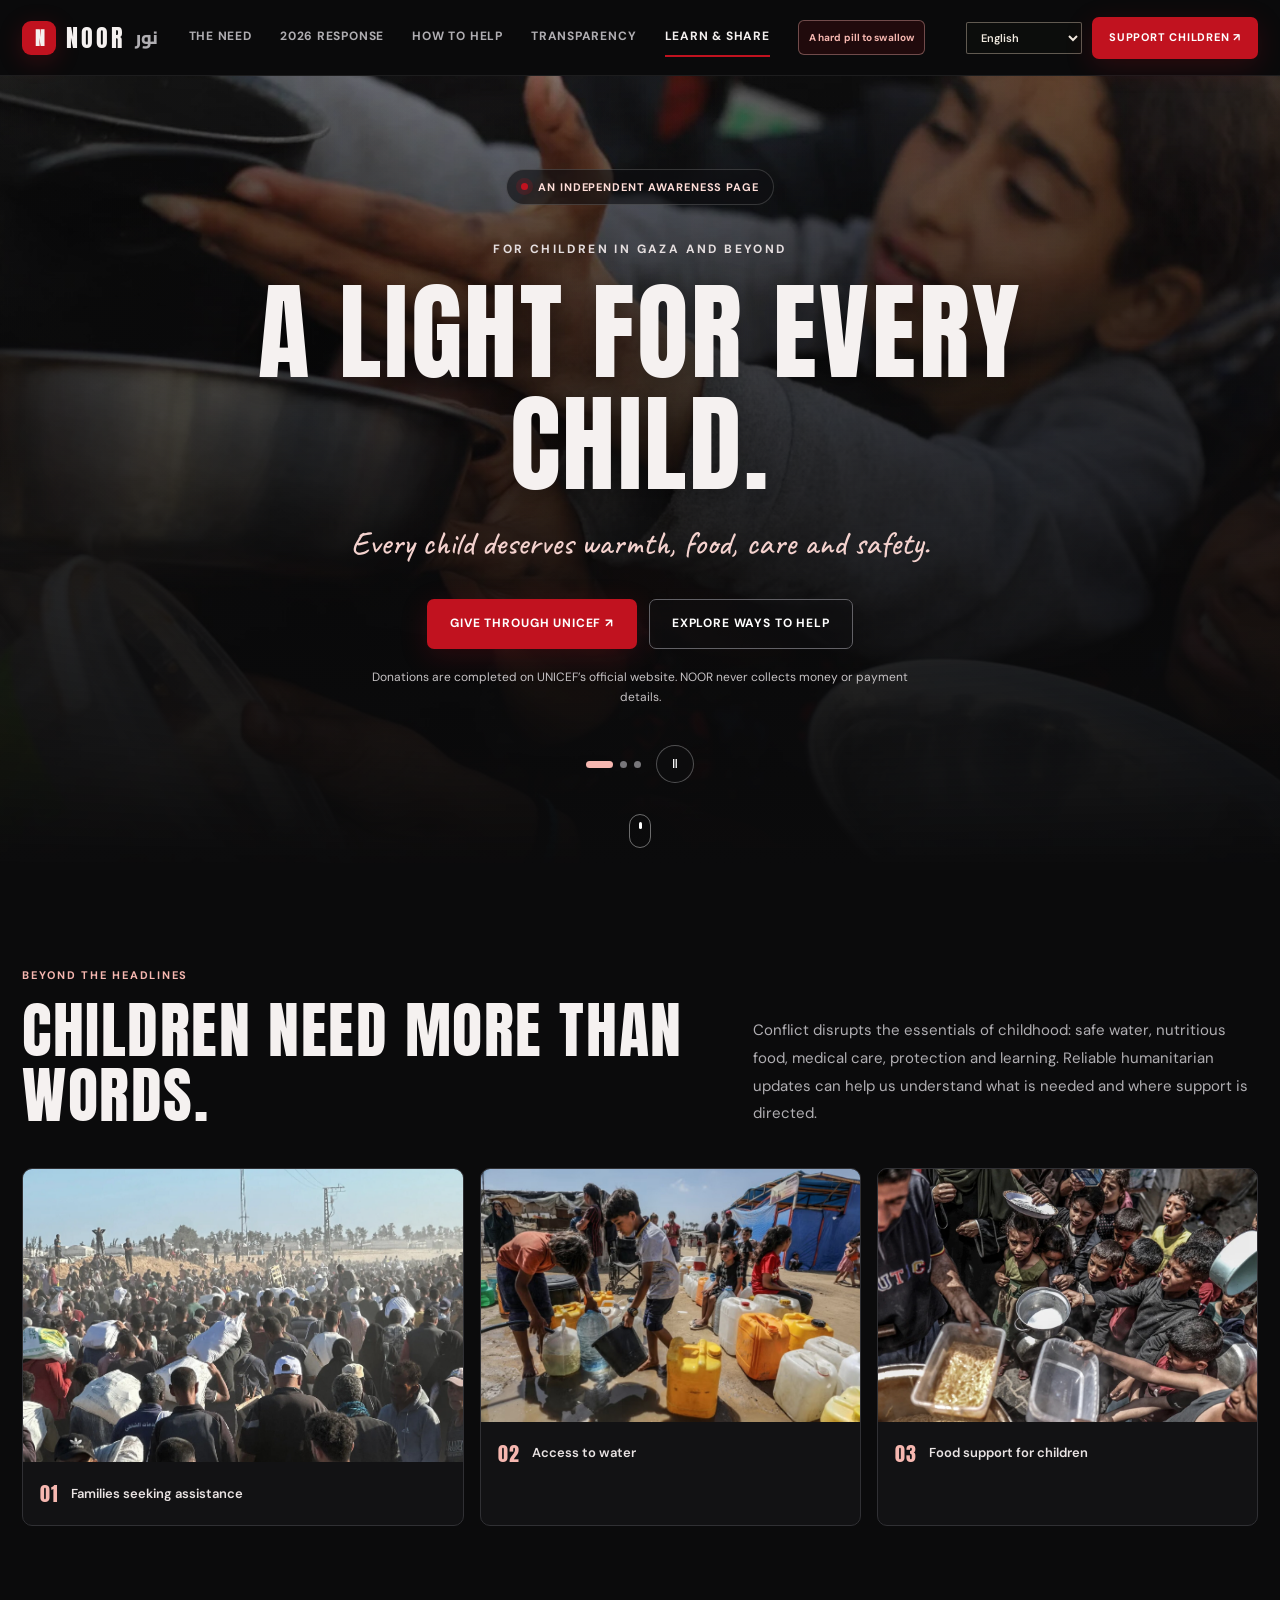
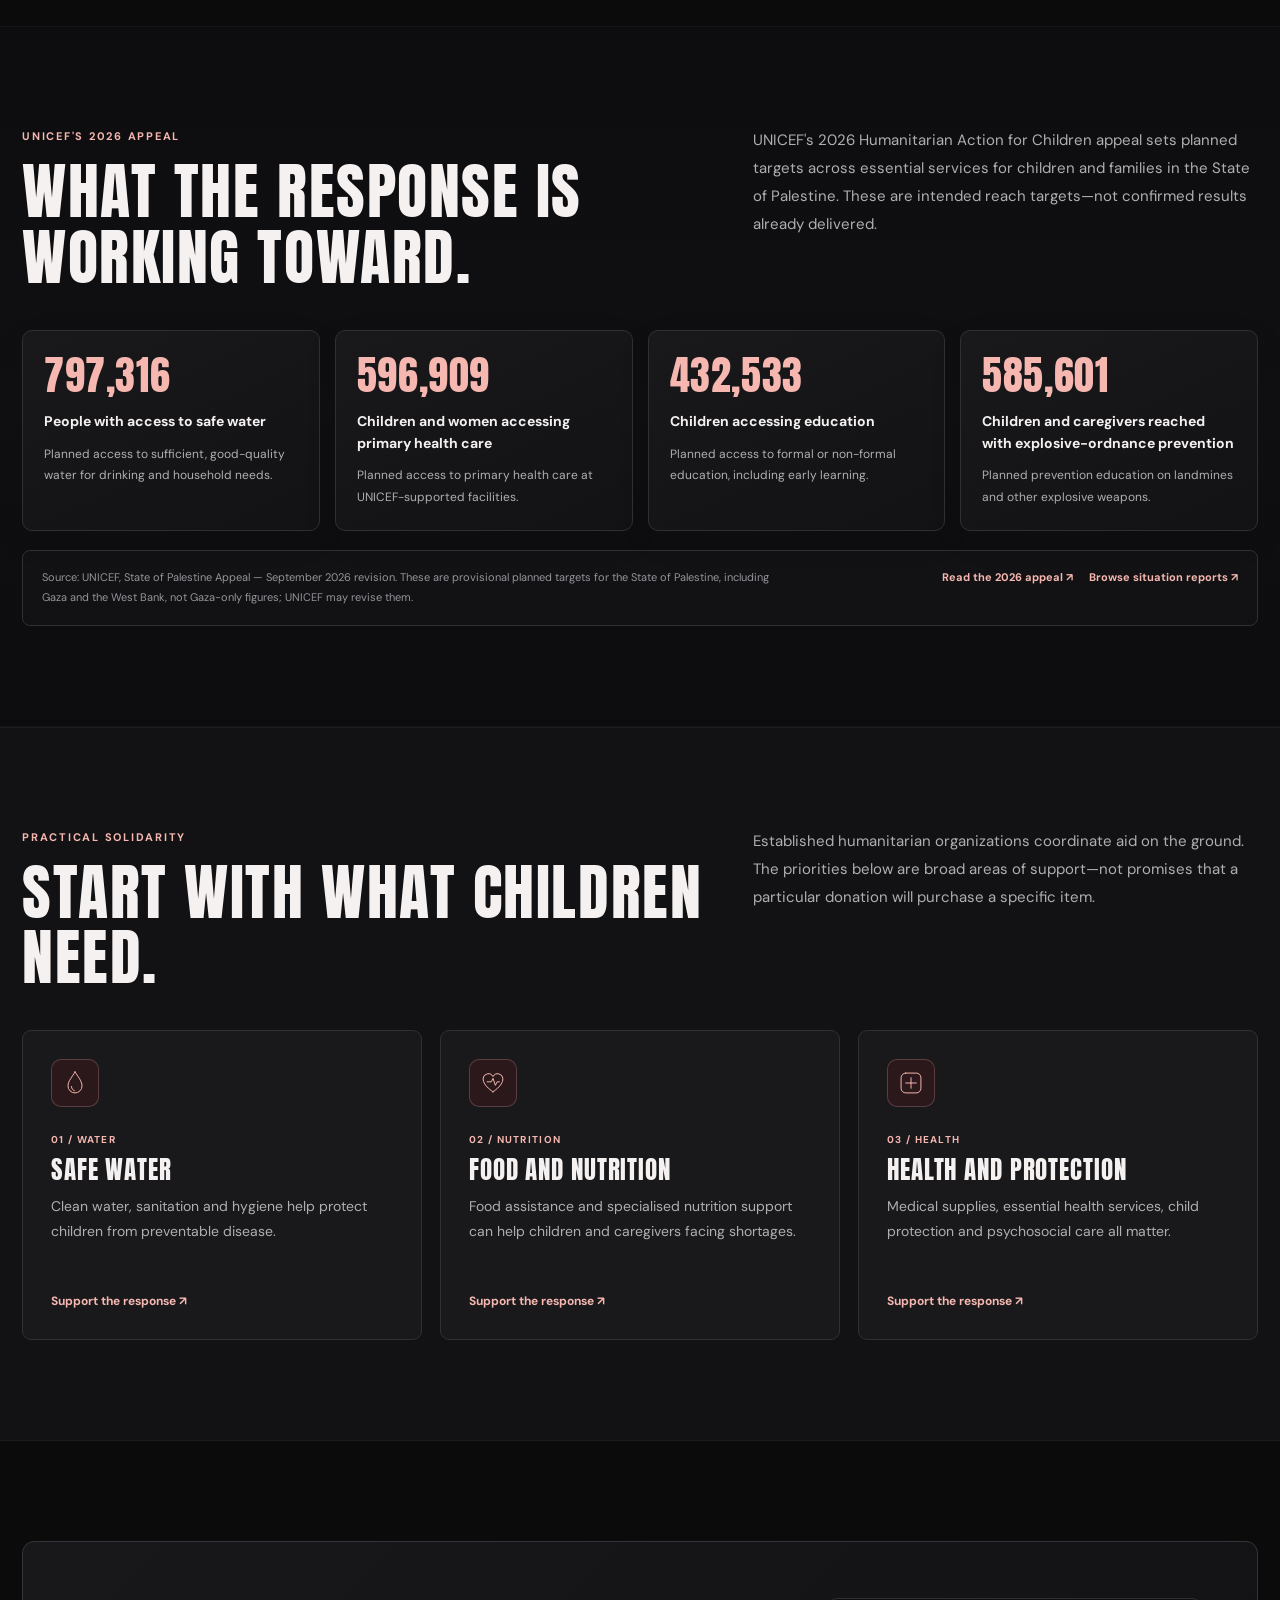
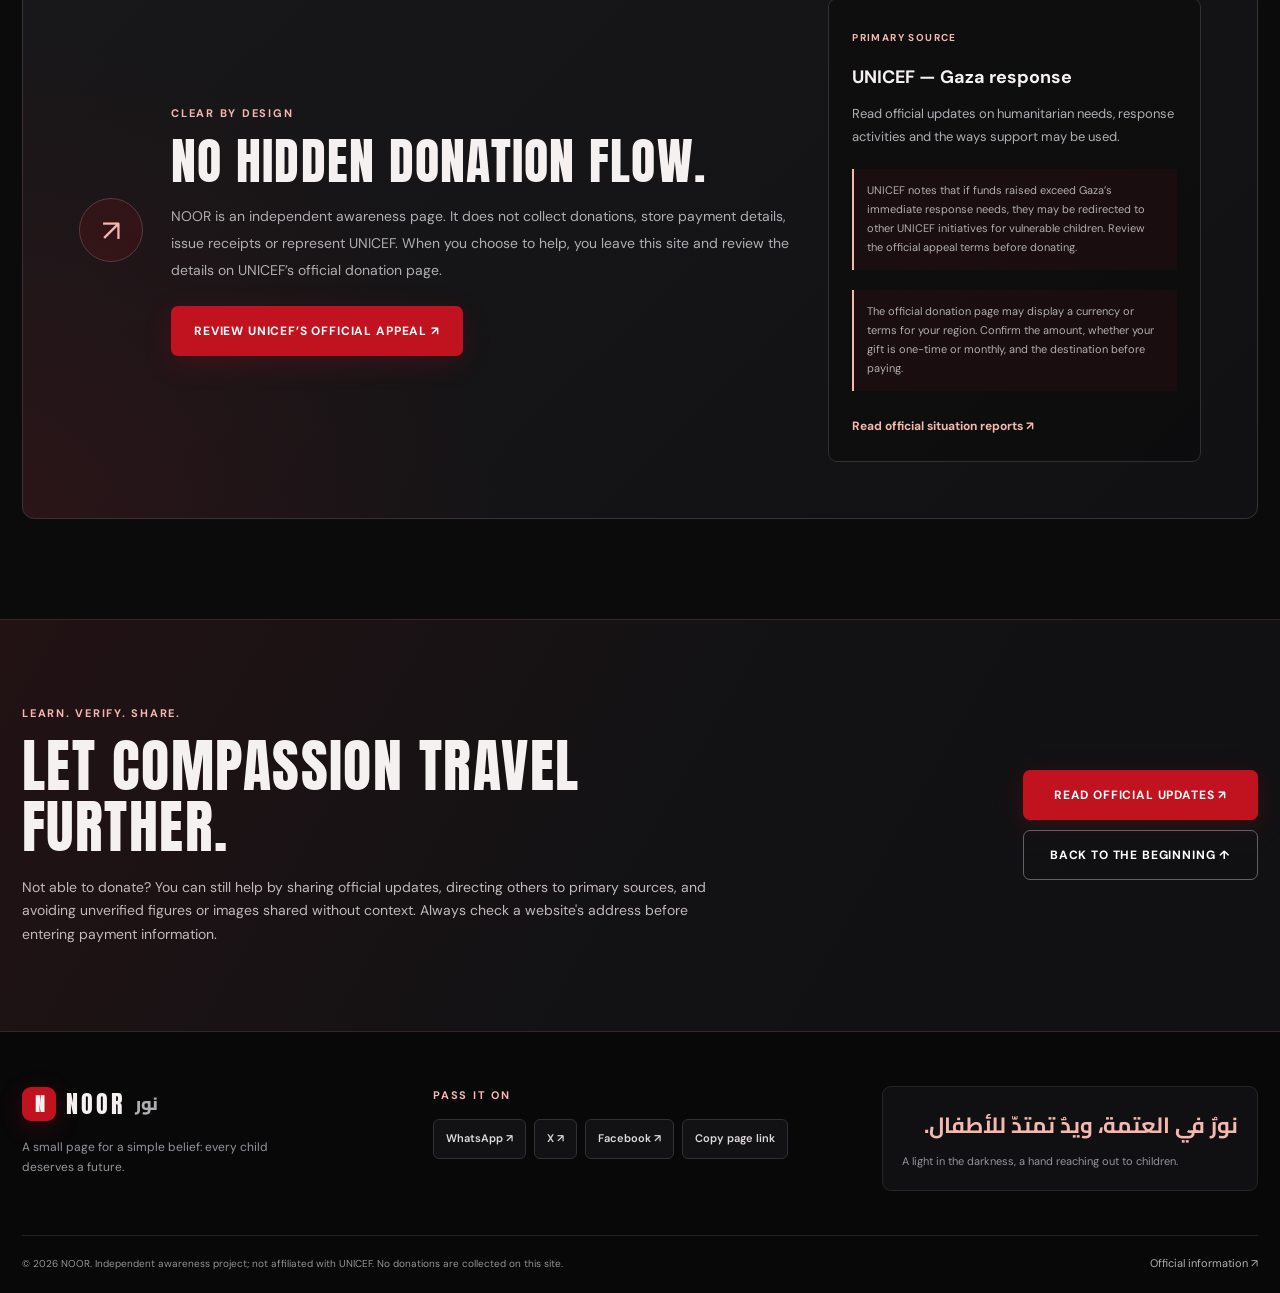
<file: index.html>
<!doctype html>
<html lang="en" dir="ltr">
<head>
  <meta charset="utf-8">
  <meta name="viewport" content="width=device-width, initial-scale=1, viewport-fit=cover">
  <meta name="theme-color" content="#0b0b0c">
  <meta name="description" content="NOOR is an independent, bilingual awareness page sharing verified humanitarian information and official ways to support children affected by the crisis in Gaza.">
  <meta name="robots" content="index,follow">
  <meta property="og:site_name" content="NOOR — A light for every child">
  <meta property="og:locale" content="en_US">
  <meta property="og:image" content="https://raw.githubusercontent.com/64r3al/GAZA/main/assets/hero/child-receiving-a-meal.jpg">
  <meta property="og:image:alt" content="A child receiving a meal during a food distribution">
  <meta name="twitter:title" content="NOOR — A light for every child">
  <meta name="twitter:description" content="Learn about humanitarian needs and find official ways to help children affected by the crisis in Gaza.">
  <meta name="twitter:image" content="https://raw.githubusercontent.com/64r3al/GAZA/main/assets/hero/child-receiving-a-meal.jpg">
  <meta name="twitter:image:alt" content="A child receiving a meal during a food distribution">
  <meta property="og:type" content="website">
  <meta property="og:title" content="NOOR — A light for every child">
  <meta property="og:description" content="Every child deserves warmth, food, care and safety. Learn more and use official humanitarian channels to help.">
  <meta name="twitter:card" content="summary_large_image">
  <title>NOOR — A light for every child</title>
  <link rel="icon" href="data:image/svg+xml,%3Csvg xmlns='http://www.w3.org/2000/svg' viewBox='0 0 100 100'%3E%3Crect width='100' height='100' rx='22' fill='%23c1121f'/%3E%3Ctext x='50' y='70' font-size='62' text-anchor='middle' fill='white' font-family='sans-serif'%3EN%3C/text%3E%3C/svg%3E">
  <link rel="preconnect" href="https://fonts.googleapis.com">
  <link rel="preconnect" href="https://fonts.gstatic.com" crossorigin>
  <link href="https://fonts.googleapis.com/css2?family=Anton&family=Cairo:wght@400;600;700;800&family=Caveat:wght@500;700&family=DM+Sans:wght@400;500;600;700&display=swap" rel="stylesheet">
  <link rel="preload" as="image" href="assets/hero/child-receiving-a-meal.jpg" fetchpriority="high">
  <link rel="stylesheet" href="css/style.css">
  <link rel="stylesheet" href="css/i18n.css">
</head>
<body>
  <a class="skip" href="#main" data-en="Skip to content" data-ar="تجاوز إلى المحتوى">Skip to content</a>
  <header class="site-header">
    <div class="wrap header-inner">
      <a class="brand" href="#top" aria-label="NOOR — home"><span class="brand-mark" aria-hidden="true">N</span><span class="brand-name">NOOR</span><span class="brand-ar" lang="ar">نور</span></a>
      <nav class="nav" id="nav" aria-label="Main navigation">
        <a href="#need" data-en="The need" data-ar="الاحتياج">The need</a>
        <a href="#response" data-en="2026 response" data-ar="استجابة 2026">2026 response</a>
        <a href="#help" data-en="How to help" data-ar="كيف تساعد">How to help</a>
        <a href="#ledger" data-en="Transparency" data-ar="الشفافية">Transparency</a>
        <a href="#learn" data-en="Learn & share" data-ar="تعرّف وشارك">Learn &amp; share</a>
        <a class="nav-feature-link" href="a-hard-pill-to-swallow.html" data-en="A hard pill to swallow" data-ar="حقيقة يصعب تقبّلها">A hard pill to swallow</a>
      </nav>
      <div class="header-actions">
        <span class="noor-language-wrap">
          <label class="noor-sr-only" for="noor-language-select" data-en="Choose language" data-ar="اختر اللغة">Choose language</label>
          <select id="noor-language-select" class="noor-language-select" data-noor-language-select aria-label="Choose language" data-en-aria="Choose language">
            <option value="en">English</option>
            <option value="ar">العربية</option>
            <option value="fr">Français</option>
            <option value="es">Español</option>
            <option value="pt">Português</option>
            <option value="de">Deutsch</option>
          </select>
        </span>
        <a class="button button-small donate-link" href="https://help.unicef.org/en/gaza-2026" target="_blank" rel="noopener noreferrer" data-en="Support children ↗" data-ar="ساند الأطفال ↗">Support children ↗</a>
        <button class="menu-toggle" id="menu" type="button" aria-label="Open navigation" aria-expanded="false" aria-controls="nav"><span></span><span></span><span></span></button>
      </div>
    </div>
  </header>

  <main id="main">
    <section class="hero" id="top" aria-labelledby="hero-title">
      <div class="hero-slides" id="carousel" aria-hidden="true">
        <div class="hero-slide is-active" style="background-image:url('assets/hero/child-receiving-a-meal.jpg')"></div>
        <div class="hero-slide" style="background-image:url('assets/hero/crowd-at-aid-distribution.jpg')"></div>
        <div class="hero-slide" style="background-image:url('assets/hero/families-at-water-distribution.jpg')"></div>
      </div>
      <div class="hero-shade" aria-hidden="true"></div>
      <div class="wrap hero-content">
        <p class="eyebrow hero-eyebrow"><span class="signal" aria-hidden="true"></span><span data-en="An independent awareness page" data-ar="صفحة توعوية مستقلة">An independent awareness page</span></p>
        <p class="overline" data-en="For children in Gaza and beyond" data-ar="من أجل أطفال غزة وكل مكان">For children in Gaza and beyond</p>
        <h1 class="display" id="hero-title" data-en="A light for every child." data-ar="نورٌ لكل طفل.">A light for every child.</h1>
        <p class="hero-quote" data-en="Every child deserves warmth, food, care and safety." data-ar="كل طفل يستحق الدفء والغذاء والرعاية والأمان.">Every child deserves warmth, food, care and safety.</p>
        <div class="hero-actions">
          <a class="button donate-link" href="https://help.unicef.org/en/gaza-2026" target="_blank" rel="noopener noreferrer" data-en="Give through UNICEF ↗" data-ar="تبرّع عبر اليونيسف ↗">Give through UNICEF ↗</a>
          <a class="button button-outline" href="#help" data-en="Explore ways to help" data-ar="اكتشف طرق المساعدة">Explore ways to help</a>
        </div>
        <p class="hero-note" data-en="Donations are completed on UNICEF’s official website. NOOR never collects money or payment details." data-ar="تتم التبرعات عبر الموقع الرسمي لليونيسف. نور لا تجمع الأموال أو بيانات الدفع.">Donations are completed on UNICEF’s official website. NOOR never collects money or payment details.</p>
        <div class="carousel-controls" role="group" aria-label="Hero image controls">
          <div class="carousel-dots" id="dots"></div>
          <button class="carousel-pause" id="pause" type="button" aria-pressed="false" aria-label="Pause slideshow">Ⅱ</button>
        </div>
      </div>
      <a class="scroll-cue" href="#need" aria-label="Scroll to the need section"><span></span></a>
    </section>

    <section class="section" id="need" aria-labelledby="need-title">
      <div class="wrap">
        <div class="section-heading">
          <div><p class="eyebrow" data-en="Beyond the headlines" data-ar="ما وراء العناوين">Beyond the headlines</p><h2 class="display section-title" id="need-title" data-en="Children need more than words." data-ar="الأطفال يحتاجون إلى أكثر من الكلمات.">Children need more than words.</h2></div>
          <p class="section-intro" data-en="Conflict disrupts the essentials of childhood: safe water, nutritious food, medical care, protection and learning. Reliable humanitarian updates can help us understand what is needed and where support is directed." data-ar="يعطّل النزاع أساسيات الطفولة: المياه الآمنة والغذاء المغذّي والرعاية الطبية والحماية والتعليم. تساعدنا التحديثات الإنسانية الموثوقة على فهم الاحتياجات ووجهة الدعم.">Conflict disrupts the essentials of childhood: safe water, nutritious food, medical care, protection and learning. Reliable humanitarian updates can help us understand what is needed and where support is directed.</p>
        </div>
        <div class="photo-grid">
          <figure class="photo-card photo-large"><img src="assets/hero/families-seeking-assistance.jpg" alt="A large crowd of people carrying bags and supplies through an aid distribution area" data-en-alt="A large crowd of people carrying bags and supplies through an aid distribution area" data-ar-alt="حشد كبير من الناس يحملون أكياساً وإمدادات في منطقة لتوزيع المساعدات" loading="lazy" decoding="async" width="1915" height="1433"><figcaption><span class="photo-index">01</span><span data-en="Families seeking assistance" data-ar="عائلات تبحث عن المساعدة">Families seeking assistance</span></figcaption></figure>
          <figure class="photo-card"><img src="assets/hero/children-and-families-collecting-water.jpg" alt="Children and families with water containers beside temporary shelters" data-en-alt="Children and families with water containers beside temporary shelters" data-ar-alt="أطفال وعائلات يحملون أوعية مياه بجوار ملاجئ مؤقتة" loading="lazy" decoding="async" width="1888" height="1255"><figcaption><span class="photo-index">02</span><span data-en="Access to water" data-ar="الحصول على المياه">Access to water</span></figcaption></figure>
          <figure class="photo-card"><img src="assets/hero/food-distribution-for-children.jpg" alt="Children reaching forward with bowls during a food distribution" data-en-alt="Children reaching forward with bowls during a food distribution" data-ar-alt="أطفال يمدّون أوعيتهم أثناء توزيع الطعام" loading="lazy" decoding="async" width="2322" height="1393"><figcaption><span class="photo-index">03</span><span data-en="Food support for children" data-ar="الدعم الغذائي للأطفال">Food support for children</span></figcaption></figure>
        </div>

      </div>
    </section>


    <section class="section response-section" id="response" aria-labelledby="response-title">
      <div class="wrap">
        <div class="section-heading section-heading-stack">
          <div>
            <p class="eyebrow" data-en="UNICEF'S 2026 APPEAL" data-ar="نداء اليونيسف لعام 2026">UNICEF'S 2026 APPEAL</p>
            <h2 class="display section-title" id="response-title" data-en="What the response is working toward." data-ar="ما الذي تسعى الاستجابة إلى تحقيقه.">What the response is working toward.</h2>
          </div>
          <p class="section-intro" data-en="UNICEF's 2026 Humanitarian Action for Children appeal sets planned targets across essential services for children and families in the State of Palestine. These are intended reach targets—not confirmed results already delivered." data-ar="يحدّد نداء اليونيسف لعام 2026 للعمل الإنساني من أجل الأطفال أهدافاً مخططة للخدمات الأساسية للأطفال والعائلات في دولة فلسطين. هذه أهداف للوصول المستهدف، وليست نتائج مؤكداً إنجازها بالفعل.">UNICEF's 2026 Humanitarian Action for Children appeal sets planned targets across essential services for children and families in the State of Palestine. These are intended reach targets—not confirmed results already delivered.</p>
        </div>
        <div class="response-grid">
          <article class="response-card">
            <p class="response-number" data-count="800000"><span class="response-number-accessible">800,000</span><span class="response-number-visual" aria-hidden="true">800,000</span></p>
            <h3 data-en="People with access to safe water" data-ar="شخص يحصلون على المياه الآمنة">People with access to safe water</h3>
            <p data-en="Planned access to sufficient, good-quality water for drinking and household needs." data-ar="هدف توفير كمية كافية من المياه الجيدة للشرب والاحتياجات المنزلية.">Planned access to sufficient, good-quality water for drinking and household needs.</p>
          </article>
          <article class="response-card">
            <p class="response-number" data-count="600000"><span class="response-number-accessible">600,000</span><span class="response-number-visual" aria-hidden="true">600,000</span></p>
            <h3 data-en="Children and women accessing primary health care" data-ar="أطفال ونساء يحصلون على الرعاية الصحية الأولية">Children and women accessing primary health care</h3>
            <p data-en="Planned access to primary health care at UNICEF-supported facilities." data-ar="هدف إتاحة الرعاية الصحية الأولية في المرافق التي تدعمها اليونيسف.">Planned access to primary health care at UNICEF-supported facilities.</p>
          </article>
          <article class="response-card">
            <p class="response-number" data-count="436000"><span class="response-number-accessible">436,000</span><span class="response-number-visual" aria-hidden="true">436,000</span></p>
            <h3 data-en="Children accessing education" data-ar="طفل يحصلون على التعليم">Children accessing education</h3>
            <p data-en="Planned access to formal or non-formal education, including early learning." data-ar="هدف إتاحة التعليم النظامي أو غير النظامي، بما في ذلك التعلم المبكر.">Planned access to formal or non-formal education, including early learning.</p>
          </article>
          <article class="response-card">
            <p class="response-number" data-count="591800"><span class="response-number-accessible">591,800</span><span class="response-number-visual" aria-hidden="true">591,800</span></p>
            <h3 data-en="Children and caregivers reached with explosive-ordnance prevention" data-ar="طفل ومقدم رعاية يستفيدون من التوعية بمخاطر المتفجرات">Children and caregivers reached with explosive-ordnance prevention</h3>
            <p data-en="Planned prevention education on landmines and other explosive weapons." data-ar="هدف التوعية الوقائية بشأن الألغام الأرضية وغيرها من الأسلحة المتفجرة.">Planned prevention education on landmines and other explosive weapons.</p>
          </article>
        </div>
        <div class="response-source">
          <p data-en="Source: UNICEF, State of Palestine Appeal — September 2026 revision. These are provisional planned targets for the State of Palestine, including Gaza and the West Bank, not Gaza-only figures; UNICEF may revise them." data-ar="المصدر: نداء اليونيسف لدولة فلسطين — مراجعة سبتمبر 2026. هذه أهداف مخططة ومؤقتة لدولة فلسطين، بما فيها غزة والضفة الغربية، وليست أرقاماً خاصة بغزة وحدها؛ وقد تعدّلها اليونيسف.">Source: UNICEF, State of Palestine Appeal — September 2026 revision. These are provisional planned targets for the State of Palestine, including Gaza and the West Bank, not Gaza-only figures; UNICEF may revise them.</p>
          <div class="response-source-links">
            <a href="https://www.unicef.org/appeals/state-of-palestine" target="_blank" rel="noopener noreferrer" data-en="Read the 2026 appeal ↗" data-ar="اقرأ نداء 2026 ↗">Read the 2026 appeal ↗</a>
            <a href="https://www.unicef.org/appeals/state-of-palestine/situation-reports" target="_blank" rel="noopener noreferrer" data-en="Browse situation reports ↗" data-ar="تصفّح تقارير الوضع ↗">Browse situation reports ↗</a>
          </div>
        </div>
      </div>
    </section>

    <section class="section section-soft" id="help" aria-labelledby="help-title">
      <div class="wrap">
        <div class="section-heading section-heading-stack"><div><p class="eyebrow" data-en="Practical solidarity" data-ar="تضامن عملي">Practical solidarity</p><h2 class="display section-title" id="help-title" data-en="Start with what children need." data-ar="ابدأ بما يحتاج إليه الأطفال.">Start with what children need.</h2></div><p class="section-intro" data-en="Established humanitarian organizations coordinate aid on the ground. The priorities below are broad areas of support—not promises that a particular donation will purchase a specific item." data-ar="تنسّق المنظمات الإنسانية الراسخة المساعدات على الأرض. المجالات التالية هي أولويات عامة للدعم وليست وعوداً بأن تبرعاً محدداً سيشتري سلعة بعينها.">Established humanitarian organizations coordinate aid on the ground. The priorities below are broad areas of support—not promises that a particular donation will purchase a specific item.</p></div>
        <div class="support-grid">
          <article class="support-card"><div class="support-icon" aria-hidden="true"><svg viewBox="0 0 48 48" fill="none"><path d="M24 5C20 13 12 20 12 29a12 12 0 0 0 24 0C36 20 28 12 24 5Z"/><path d="M18 30c0 4 2 6 5 7"/></svg></div><p class="card-number" data-en="01 / WATER" data-ar="01 / المياه">01 / WATER</p><h3 data-en="Safe water" data-ar="مياه آمنة">Safe water</h3><p data-en="Clean water, sanitation and hygiene help protect children from preventable disease." data-ar="تساعد المياه النظيفة والصرف الصحي والنظافة على حماية الأطفال من الأمراض التي يمكن الوقاية منها.">Clean water, sanitation and hygiene help protect children from preventable disease.</p><a class="text-link donate-link" href="https://help.unicef.org/en/gaza-2026" target="_blank" rel="noopener noreferrer" data-en="Support the response ↗" data-ar="ساند الاستجابة ↗">Support the response ↗</a></article>
          <article class="support-card"><div class="support-icon" aria-hidden="true"><svg viewBox="0 0 48 48" fill="none"><path d="M24 39S7 29 7 17a9 9 0 0 1 17-4 9 9 0 0 1 17 4c0 12-17 22-17 22Z"/><path d="M14 22h7l3-6 4 12 3-6h4"/></svg></div><p class="card-number" data-en="02 / NUTRITION" data-ar="02 / التغذية">02 / NUTRITION</p><h3 data-en="Food and nutrition" data-ar="الغذاء والتغذية">Food and nutrition</h3><p data-en="Food assistance and specialised nutrition support can help children and caregivers facing shortages." data-ar="يمكن للمساعدات الغذائية والدعم الغذائي المتخصص مساعدة الأطفال ومقدمي الرعاية الذين يواجهون نقصاً في الغذاء.">Food assistance and specialised nutrition support can help children and caregivers facing shortages.</p><a class="text-link donate-link" href="https://help.unicef.org/en/gaza-2026" target="_blank" rel="noopener noreferrer" data-en="Support the response ↗" data-ar="ساند الاستجابة ↗">Support the response ↗</a></article>
          <article class="support-card"><div class="support-icon" aria-hidden="true"><svg viewBox="0 0 48 48" fill="none"><rect x="7" y="7" width="34" height="34" rx="8"/><path d="M24 15v18M15 24h18"/></svg></div><p class="card-number" data-en="03 / HEALTH" data-ar="03 / الصحة">03 / HEALTH</p><h3 data-en="Health and protection" data-ar="الصحة والحماية">Health and protection</h3><p data-en="Medical supplies, essential health services, child protection and psychosocial care all matter." data-ar="تُعد الإمدادات الطبية والخدمات الصحية الأساسية وحماية الطفل والرعاية النفسية والاجتماعية أموراً مهمة.">Medical supplies, essential health services, child protection and psychosocial care all matter.</p><a class="text-link donate-link" href="https://help.unicef.org/en/gaza-2026" target="_blank" rel="noopener noreferrer" data-en="Support the response ↗" data-ar="ساند الاستجابة ↗">Support the response ↗</a></article>
        </div>
      </div>
    </section>

    <section class="section" id="ledger" aria-labelledby="transparency-title">
      <div class="wrap transparency-panel">
        <div class="transparency-mark" aria-hidden="true">↗</div>
        <div class="transparency-copy"><p class="eyebrow" data-en="Clear by design" data-ar="الوضوح أساس العمل">Clear by design</p><h2 class="display section-title" id="transparency-title" data-en="No hidden donation flow." data-ar="لا توجد تبرعات تمر عبر هذه الصفحة.">No hidden donation flow.</h2><p data-en="NOOR is an independent awareness page. It does not collect donations, store payment details, issue receipts or represent UNICEF. When you choose to help, you leave this site and review the details on UNICEF’s official donation page." data-ar="نور صفحة توعوية مستقلة. لا تجمع التبرعات ولا تخزّن بيانات الدفع ولا تصدر إيصالات ولا تمثل اليونيسف. عند اختيار المساعدة، ستغادر هذه الصفحة وتراجع التفاصيل على صفحة التبرع الرسمية لليونيسف.">NOOR is an independent awareness page. It does not collect donations, store payment details, issue receipts or represent UNICEF. When you choose to help, you leave this site and review the details on UNICEF’s official donation page.</p><a class="button" href="https://help.unicef.org/en/gaza-2026" target="_blank" rel="noopener noreferrer" data-en="Review UNICEF’s official appeal ↗" data-ar="اطّلع على نداء اليونيسف الرسمي ↗">Review UNICEF’s official appeal ↗</a></div>
        <aside class="source-card"><span class="source-label" data-en="PRIMARY SOURCE" data-ar="المصدر الأساسي">PRIMARY SOURCE</span><h3 data-en="UNICEF — Gaza response" data-ar="اليونيسف — الاستجابة في غزة">UNICEF — Gaza response</h3><p data-en="Read official updates on humanitarian needs, response activities and the ways support may be used." data-ar="اقرأ التحديثات الرسمية حول الاحتياجات الإنسانية وأنشطة الاستجابة وطرق استخدام الدعم.">Read official updates on humanitarian needs, response activities and the ways support may be used.</p><p class="source-note" data-en="UNICEF notes that if funds raised exceed Gaza’s immediate response needs, they may be redirected to other UNICEF initiatives for vulnerable children. Review the official appeal terms before donating." data-ar="توضح اليونيسف أنه إذا تجاوزت الأموال المجمعة احتياجات الاستجابة الفورية في غزة، فقد تُوجَّه إلى مبادرات أخرى لليونيسف لدعم الأطفال الأكثر ضعفاً. راجع شروط النداء الرسمي قبل التبرع.">UNICEF notes that if funds raised exceed Gaza’s immediate response needs, they may be redirected to other UNICEF initiatives for vulnerable children. Review the official appeal terms before donating.</p><p class="source-note donation-terms-note" data-en="The official donation page may display a currency or terms for your region. Confirm the amount, whether your gift is one-time or monthly, and the destination before paying." data-ar="قد تعرض صفحة التبرع الرسمية العملة أو الشروط الخاصة بمنطقتك. تأكد من المبلغ وما إذا كان التبرع لمرة واحدة أو شهرياً والجهة المستفيدة قبل الدفع.">The official donation page may display a currency or terms for your region. Confirm the amount, whether your gift is one-time or monthly, and the destination before paying.</p><a href="https://www.unicef.org/appeals/state-of-palestine/situation-reports" target="_blank" rel="noopener noreferrer" data-en="Read official situation reports ↗" data-ar="اقرأ تقارير الوضع الرسمية ↗">Read official situation reports ↗</a></aside>
      </div>
    </section>

    <section class="section learn-section" id="learn" aria-labelledby="learn-title">
      <div class="wrap learn-inner"><div><p class="eyebrow" data-en="Learn. Verify. Share." data-ar="تعرّف. تحقّق. شارك.">Learn. Verify. Share.</p><h2 class="display section-title" id="learn-title" data-en="Let compassion travel further." data-ar="دع التعاطف يصل إلى أبعد مدى.">Let compassion travel further.</h2><p data-en="Not able to donate? You can still help by sharing official updates, directing others to primary sources, and avoiding unverified figures or images shared without context. Always check a website's address before entering payment information." data-ar="لا تستطيع التبرع؟ لا يزال بإمكانك المساعدة عبر مشاركة التحديثات الرسمية وتوجيه الآخرين إلى المصادر الأصلية وتجنب الأرقام غير المؤكدة أو الصور المتداولة بلا سياق. تحقق دائماً من عنوان الموقع قبل إدخال بيانات الدفع.">Not able to donate? You can still help by sharing official updates, directing others to primary sources, and avoiding unverified figures or images shared without context. Always check a website's address before entering payment information.</p></div><div class="learn-actions"><a class="button" href="https://www.unicef.org/appeals/state-of-palestine/situation-reports" target="_blank" rel="noopener noreferrer" data-en="Read official updates ↗" data-ar="اقرأ التحديثات الرسمية ↗">Read official updates ↗</a><a class="button button-outline" href="#top" data-en="Back to the beginning ↑" data-ar="العودة إلى البداية ↑">Back to the beginning ↑</a></div></div>
    </section>
  </main>

  <footer class="site-footer">
    <div class="wrap footer-inner">
      <div class="footer-brand"><a class="brand" href="#top"><span class="brand-mark" aria-hidden="true">N</span><span class="brand-name">NOOR</span><span class="brand-ar" lang="ar">نور</span></a><p data-en="A small page for a simple belief: every child deserves a future." data-ar="صفحة صغيرة لإيمان بسيط: كل طفل يستحق مستقبلاً.">A small page for a simple belief: every child deserves a future.</p></div>
      <div class="footer-share"><p class="eyebrow" data-en="Pass it on" data-ar="شاركها">Pass it on</p><div class="share-links"><a id="share-whatsapp" href="https://wa.me/" target="_blank" rel="noopener noreferrer" data-en="WhatsApp ↗" data-ar="واتساب ↗">WhatsApp ↗</a><a id="share-x" href="https://x.com/" target="_blank" rel="noopener noreferrer" data-en="X ↗" data-ar="X ↗">X ↗</a><a id="share-facebook" href="https://www.facebook.com/" target="_blank" rel="noopener noreferrer" data-en="Facebook ↗" data-ar="فيسبوك ↗">Facebook ↗</a><button id="copy-link" type="button" data-en="Copy page link" data-ar="انسخ رابط الصفحة">Copy page link</button></div><p class="status-message" id="share-status" role="status" aria-live="polite"></p></div>
      <div class="footer-quote"><p class="arabic-quote" lang="ar" dir="rtl">نورٌ في العتمة، ويدٌ تمتدّ للأطفال.</p><p class="quote-translation" data-en="A light in the darkness, a hand reaching out to children." data-ar="نورٌ في العتمة، ويدٌ تمتدّ للأطفال.">A light in the darkness, a hand reaching out to children.</p></div>
    </div>
    <div class="wrap footer-bottom"><p data-en="© 2026 NOOR. Independent awareness project; not affiliated with UNICEF. No donations are collected on this site." data-ar="© 2026 نور. مشروع توعوي مستقل وغير تابع لليونيسف. لا تُجمع التبرعات عبر هذا الموقع.">© 2026 NOOR. Independent awareness project; not affiliated with UNICEF. No donations are collected on this site.</p><a href="https://www.unicef.org/appeals/state-of-palestine" target="_blank" rel="noopener noreferrer" data-en="Official information ↗" data-ar="معلومات رسمية ↗">Official information ↗</a></div>
  </footer>
  <script src="js/main.js" defer></script>
  <script src="js/i18n-content.js" defer></script>
  <script src="js/i18n.js" defer></script>
</body>
</html>
</file>
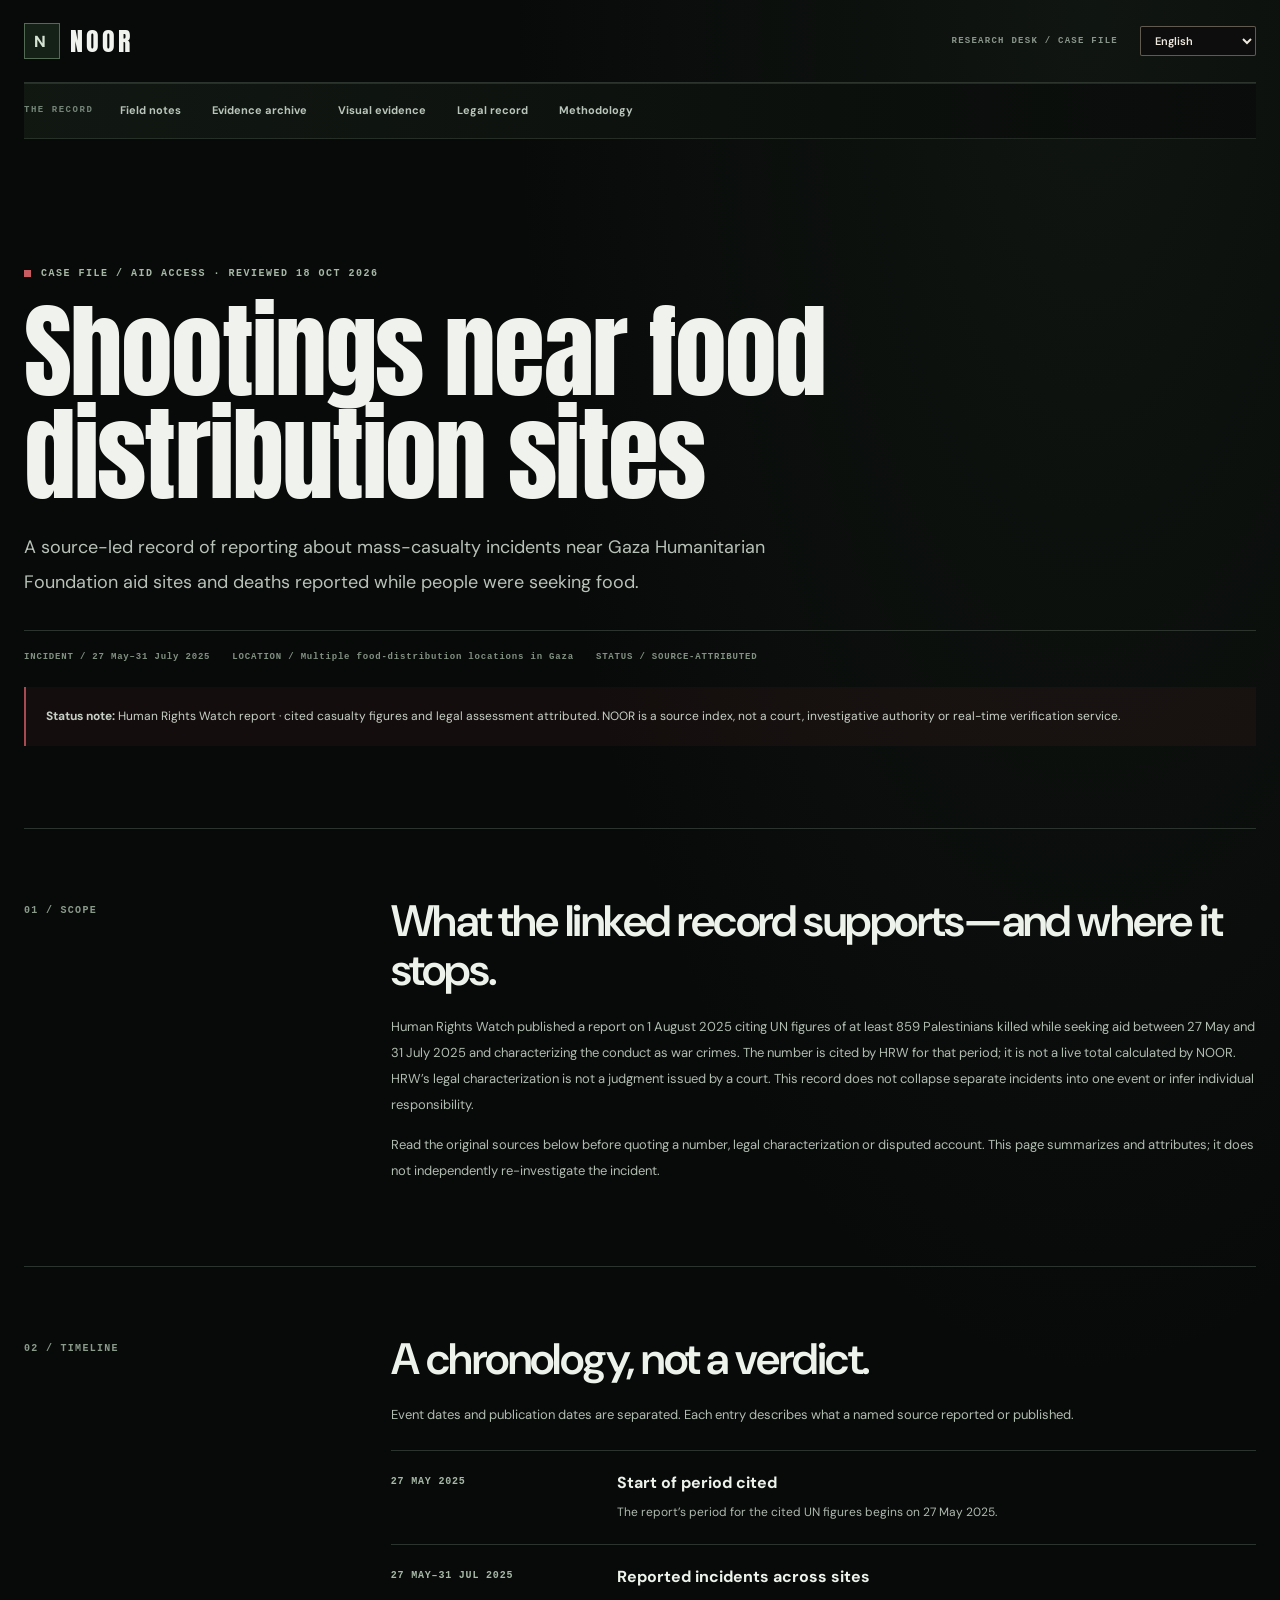
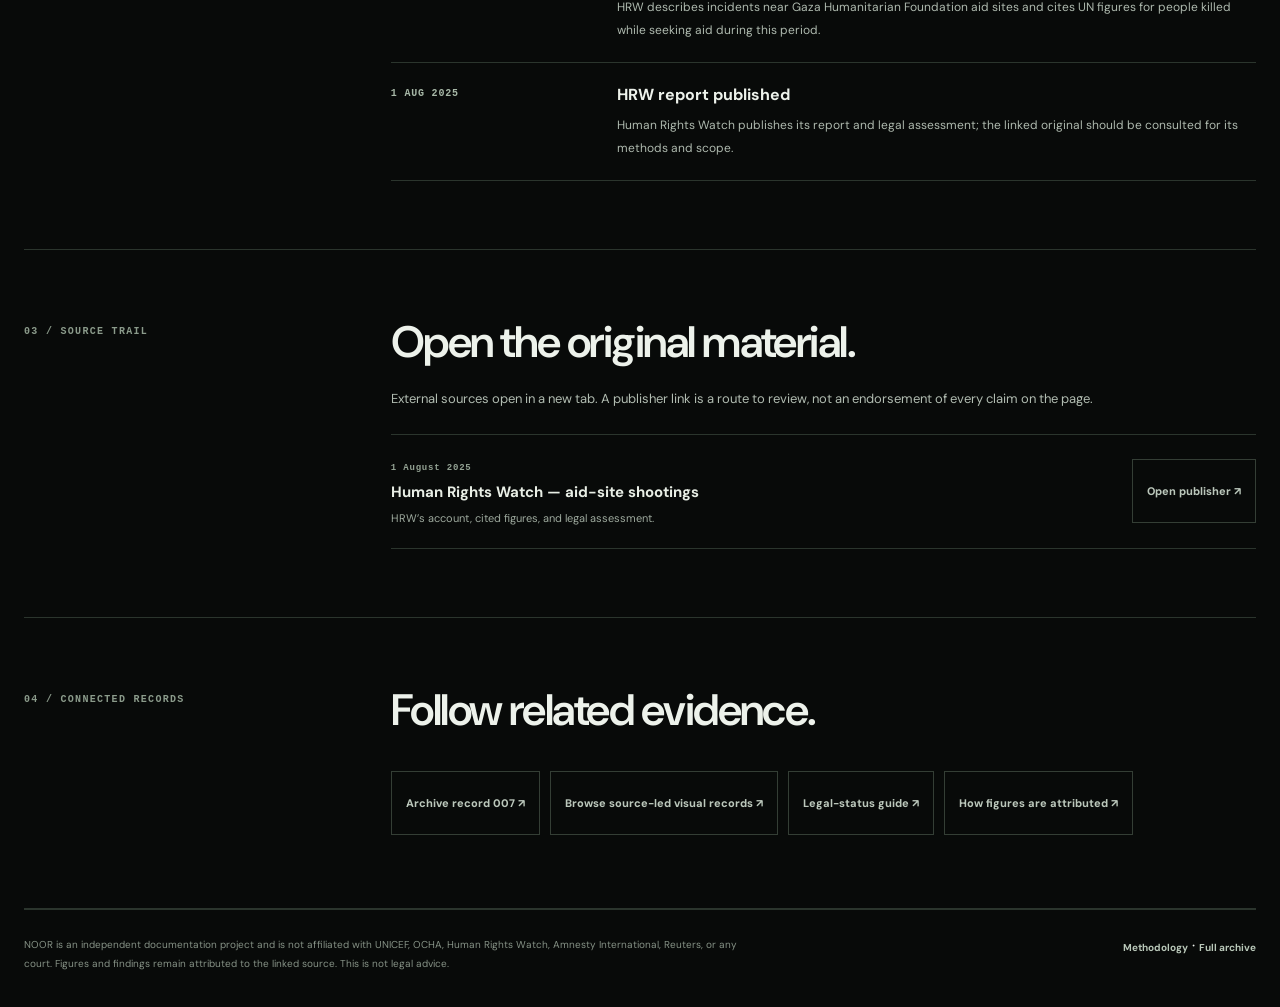
<file: case-aid-distribution.html>
<!doctype html>
<html lang="en" dir="ltr">
<head>
<meta charset="utf-8"><meta name="viewport" content="width=device-width, initial-scale=1, viewport-fit=cover">
<meta name="theme-color" content="#080a09"><meta name="description" content="A source-led record of reporting about mass-casualty incidents near Gaza Humanitarian Foundation aid sites and deaths reported while people were seeking food.">
<meta property="og:type" content="article"><meta property="og:site_name" content="NOOR — A light for every child"><meta property="og:title" content="Shootings near food distribution sites | NOOR Case File"><meta property="og:description" content="A source-led record of reporting about mass-casualty incidents near Gaza Humanitarian Foundation aid sites and deaths reported while people were seeking food.">
<link rel="canonical" href="https://gaza-zeta.vercel.app/case-aid-distribution.html"><title>Shootings near food distribution sites | NOOR Case File</title>
<link rel="preconnect" href="https://fonts.googleapis.com"><link rel="preconnect" href="https://fonts.gstatic.com" crossorigin>
<link href="https://fonts.googleapis.com/css2?family=Anton&family=Cairo:wght@400;600;700;800&family=DM+Sans:wght@400;500;600;700&display=swap" rel="stylesheet"><link rel="stylesheet" href="css/research.css">
  <link rel="stylesheet" href="css/i18n.css">
</head>
<body class="research-methodology-body research-case-body">
<a class="research-skip" href="#case-main">Skip to case file</a>
<div class="research-methodology-shell">
<header class="research-header"><a class="research-wordmark" href="index.html" aria-label="NOOR home"><span class="research-mark" aria-hidden="true">N</span><span>NOOR</span></a><div class="research-header-actions"><span class="research-header-label">RESEARCH DESK / CASE FILE</span><span class="noor-language-wrap">
          <label class="noor-sr-only" for="noor-language-select" data-en="Choose language" data-ar="اختر اللغة">Choose language</label>
          <select id="noor-language-select" class="noor-language-select" data-noor-language-select aria-label="Choose language" data-en-aria="Choose language">
            <option value="en">English</option>
            <option value="ar">العربية</option>
            <option value="fr">Français</option>
            <option value="es">Español</option>
            <option value="pt">Português</option>
            <option value="de">Deutsch</option>
          </select>
        </span></div></header>
<nav class="research-nav" aria-label="Evidence project navigation"><div class="research-nav-inner"><span class="research-nav-label">THE RECORD</span><a href="a-hard-pill-to-swallow.html">Field notes</a><a href="evidence-archive.html">Evidence archive</a><a href="visual-evidence.html">Visual evidence</a><a href="legal-record.html">Legal record</a><a href="methodology.html">Methodology</a></div></nav>
<main id="case-main">
<section class="research-hero"><p class="research-eyebrow">CASE FILE / AID ACCESS · REVIEWED 18 OCT 2026</p><h1>Shootings near food distribution sites</h1><p class="research-hero-deck">A source-led record of reporting about mass-casualty incidents near Gaza Humanitarian Foundation aid sites and deaths reported while people were seeking food.</p><div class="research-hero-meta"><span>INCIDENT / 27 May–31 July 2025</span><span>LOCATION / Multiple food-distribution locations in Gaza</span><span>STATUS / SOURCE-ATTRIBUTED</span></div><p class="research-caution"><strong>Status note:</strong> Human Rights Watch report · cited casualty figures and legal assessment attributed. NOOR is a source index, not a court, investigative authority or real-time verification service.</p></section>
<section class="research-method-section"><p class="research-section-index">01 / SCOPE</p><div class="research-method-content"><h2>What the linked record supports—and where it stops.</h2><p>Human Rights Watch published a report on 1 August 2025 citing UN figures of at least 859 Palestinians killed while seeking aid between 27 May and 31 July 2025 and characterizing the conduct as war crimes. The number is cited by HRW for that period; it is not a live total calculated by NOOR. HRW’s legal characterization is not a judgment issued by a court. This record does not collapse separate incidents into one event or infer individual responsibility.</p><p>Read the original sources below before quoting a number, legal characterization or disputed account. This page summarizes and attributes; it does not independently re-investigate the incident.</p></div></section>
<section class="research-method-section"><p class="research-section-index">02 / TIMELINE</p><div class="research-method-content"><h2>A chronology, not a verdict.</h2><p>Event dates and publication dates are separated. Each entry describes what a named source reported or published.</p><ol class="research-timeline"><li class="research-timeline-item"><p class="research-timeline-date">27 MAY 2025</p><div><h3>Start of period cited</h3><p>The report’s period for the cited UN figures begins on 27 May 2025.</p></div></li><li class="research-timeline-item"><p class="research-timeline-date">27 MAY–31 JUL 2025</p><div><h3>Reported incidents across sites</h3><p>HRW describes incidents near Gaza Humanitarian Foundation aid sites and cites UN figures for people killed while seeking aid during this period.</p></div></li><li class="research-timeline-item"><p class="research-timeline-date">1 AUG 2025</p><div><h3>HRW report published</h3><p>Human Rights Watch publishes its report and legal assessment; the linked original should be consulted for its methods and scope.</p></div></li></ol></div></section>
<section class="research-method-section"><p class="research-section-index">03 / SOURCE TRAIL</p><div class="research-method-content"><h2>Open the original material.</h2><p>External sources open in a new tab. A publisher link is a route to review, not an endorsement of every claim on the page.</p><ul class="research-source-list"><li class="research-source-item"><div><span class="research-source-date">1 August 2025</span><h3>Human Rights Watch — aid-site shootings</h3><p>HRW’s account, cited figures, and legal assessment.</p></div><a class="research-page-link research-page-link-secondary" href="https://www.hrw.org/news/2025/08/01/gaza-israeli-killings-palestinians-seeking-food-are-war-crimes" target="_blank" rel="noopener noreferrer">Open publisher ↗</a></li></ul></div></section>
<section class="research-method-section"><p class="research-section-index">04 / CONNECTED RECORDS</p><div class="research-method-content"><h2>Follow related evidence.</h2><div class="research-page-links"><a class="research-page-link research-page-link-secondary" href="evidence-archive.html">Archive record 007 ↗</a><a class="research-page-link research-page-link-secondary" href="visual-evidence.html">Browse source-led visual records ↗</a><a class="research-page-link research-page-link-secondary" href="legal-record.html">Legal-status guide ↗</a><a class="research-page-link research-page-link-secondary" href="methodology.html">How figures are attributed ↗</a></div></div></section>
</main>
<footer class="research-footer"><p>NOOR is an independent documentation project and is not affiliated with UNICEF, OCHA, Human Rights Watch, Amnesty International, Reuters, or any court. Figures and findings remain attributed to the linked source. This is not legal advice.</p><div><a href="methodology.html">Methodology</a> · <a href="evidence-archive.html">Full archive</a></div></footer>
</div>  <script src="js/i18n-content.js" defer></script>
  <script src="js/i18n.js" defer></script>
</body></html>
</file>
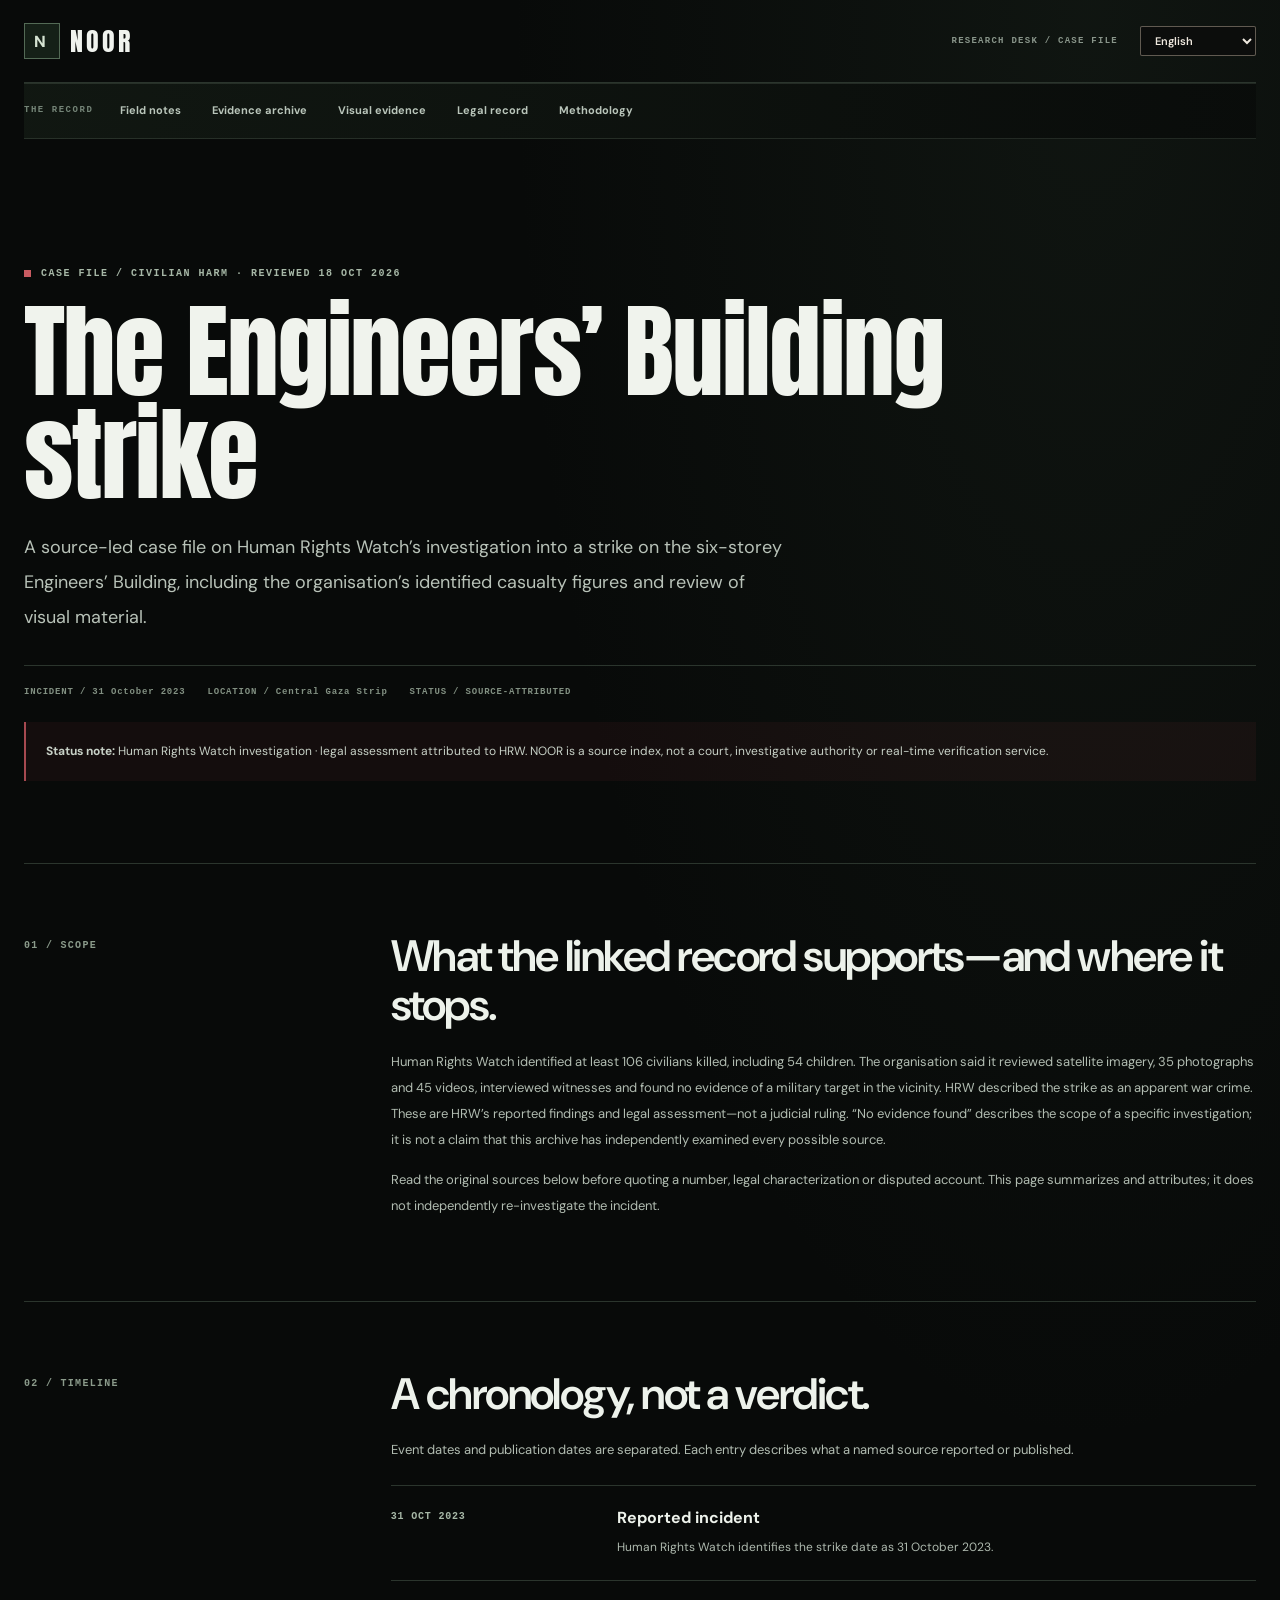
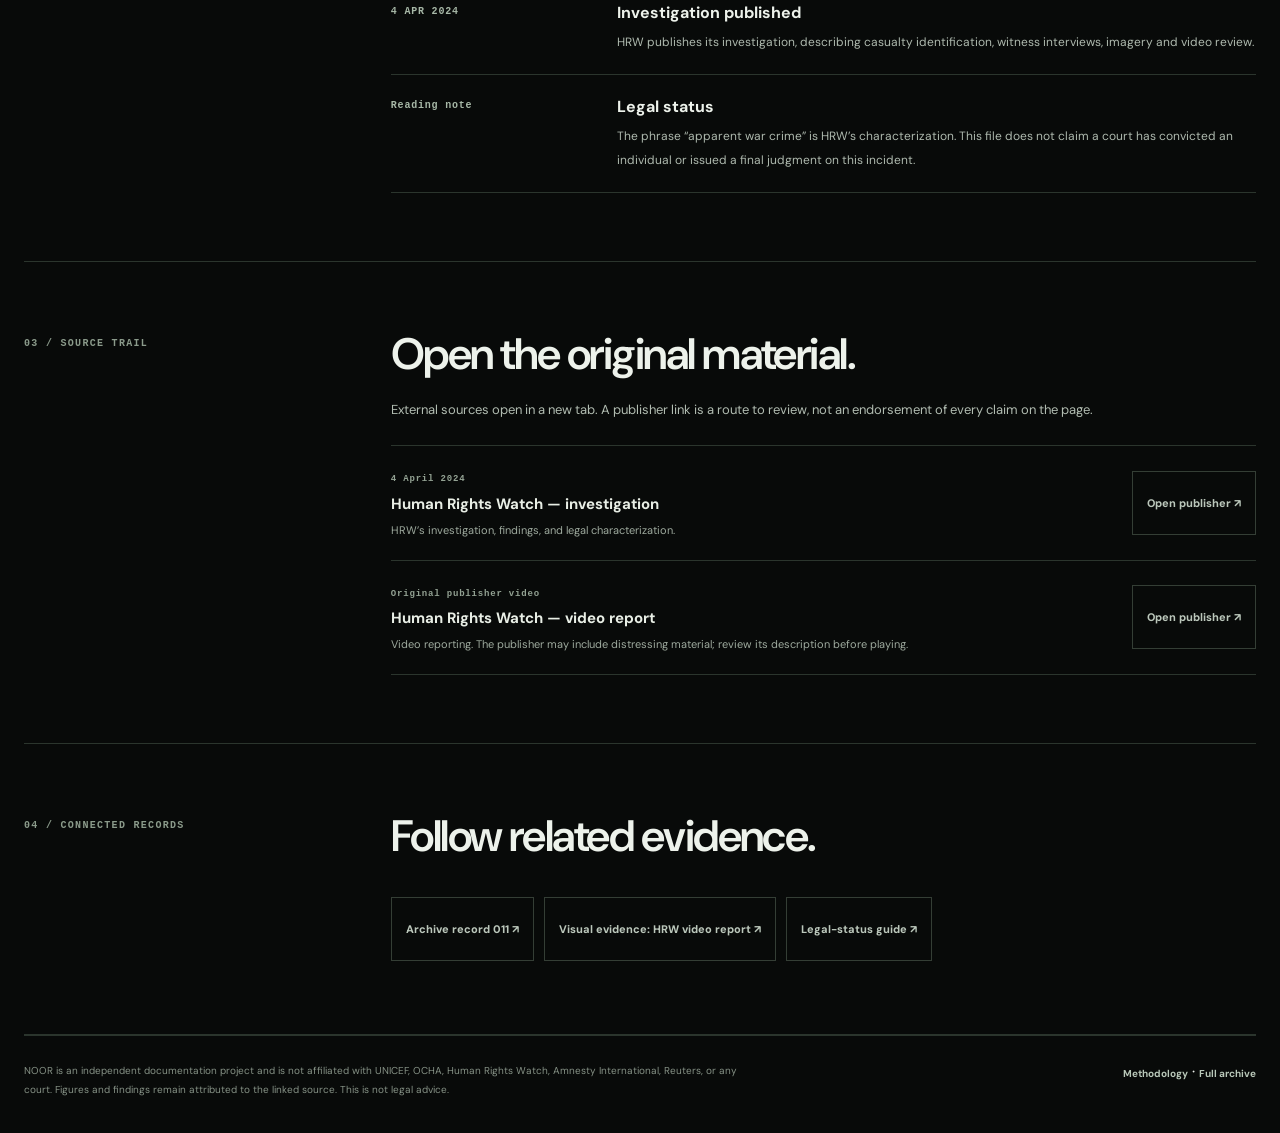
<file: case-engineers-building.html>
<!doctype html>
<html lang="en" dir="ltr">
<head>
<meta charset="utf-8"><meta name="viewport" content="width=device-width, initial-scale=1, viewport-fit=cover">
<meta name="theme-color" content="#080a09"><meta name="description" content="A source-led case file on Human Rights Watch’s investigation into a strike on the six-storey Engineers’ Building, including the organisation’s identified casualty figures and review of visual material.">
<meta property="og:type" content="article"><meta property="og:site_name" content="NOOR — A light for every child"><meta property="og:title" content="The Engineers’ Building strike | NOOR Case File"><meta property="og:description" content="A source-led case file on Human Rights Watch’s investigation into a strike on the six-storey Engineers’ Building, including the organisation’s identified casualty figures and review of visual material.">
<link rel="canonical" href="https://gaza-zeta.vercel.app/case-engineers-building.html"><title>The Engineers’ Building strike | NOOR Case File</title>
<link rel="preconnect" href="https://fonts.googleapis.com"><link rel="preconnect" href="https://fonts.gstatic.com" crossorigin>
<link href="https://fonts.googleapis.com/css2?family=Anton&family=Cairo:wght@400;600;700;800&family=DM+Sans:wght@400;500;600;700&display=swap" rel="stylesheet"><link rel="stylesheet" href="css/research.css">
  <link rel="stylesheet" href="css/i18n.css">
</head>
<body class="research-methodology-body research-case-body">
<a class="research-skip" href="#case-main">Skip to case file</a>
<div class="research-methodology-shell">
<header class="research-header"><a class="research-wordmark" href="index.html" aria-label="NOOR home"><span class="research-mark" aria-hidden="true">N</span><span>NOOR</span></a><div class="research-header-actions"><span class="research-header-label">RESEARCH DESK / CASE FILE</span><span class="noor-language-wrap">
          <label class="noor-sr-only" for="noor-language-select" data-en="Choose language" data-ar="اختر اللغة">Choose language</label>
          <select id="noor-language-select" class="noor-language-select" data-noor-language-select aria-label="Choose language" data-en-aria="Choose language">
            <option value="en">English</option>
            <option value="ar">العربية</option>
            <option value="fr">Français</option>
            <option value="es">Español</option>
            <option value="pt">Português</option>
            <option value="de">Deutsch</option>
          </select>
        </span></div></header>
<nav class="research-nav" aria-label="Evidence project navigation"><div class="research-nav-inner"><span class="research-nav-label">THE RECORD</span><a href="a-hard-pill-to-swallow.html">Field notes</a><a href="evidence-archive.html">Evidence archive</a><a href="visual-evidence.html">Visual evidence</a><a href="legal-record.html">Legal record</a><a href="methodology.html">Methodology</a></div></nav>
<main id="case-main">
<section class="research-hero"><p class="research-eyebrow">CASE FILE / CIVILIAN HARM · REVIEWED 18 OCT 2026</p><h1>The Engineers’ Building strike</h1><p class="research-hero-deck">A source-led case file on Human Rights Watch’s investigation into a strike on the six-storey Engineers’ Building, including the organisation’s identified casualty figures and review of visual material.</p><div class="research-hero-meta"><span>INCIDENT / 31 October 2023</span><span>LOCATION / Central Gaza Strip</span><span>STATUS / SOURCE-ATTRIBUTED</span></div><p class="research-caution"><strong>Status note:</strong> Human Rights Watch investigation · legal assessment attributed to HRW. NOOR is a source index, not a court, investigative authority or real-time verification service.</p></section>
<section class="research-method-section"><p class="research-section-index">01 / SCOPE</p><div class="research-method-content"><h2>What the linked record supports—and where it stops.</h2><p>Human Rights Watch identified at least 106 civilians killed, including 54 children. The organisation said it reviewed satellite imagery, 35 photographs and 45 videos, interviewed witnesses and found no evidence of a military target in the vicinity. HRW described the strike as an apparent war crime. These are HRW’s reported findings and legal assessment—not a judicial ruling. “No evidence found” describes the scope of a specific investigation; it is not a claim that this archive has independently examined every possible source.</p><p>Read the original sources below before quoting a number, legal characterization or disputed account. This page summarizes and attributes; it does not independently re-investigate the incident.</p></div></section>
<section class="research-method-section"><p class="research-section-index">02 / TIMELINE</p><div class="research-method-content"><h2>A chronology, not a verdict.</h2><p>Event dates and publication dates are separated. Each entry describes what a named source reported or published.</p><ol class="research-timeline"><li class="research-timeline-item"><p class="research-timeline-date">31 OCT 2023</p><div><h3>Reported incident</h3><p>Human Rights Watch identifies the strike date as 31 October 2023.</p></div></li><li class="research-timeline-item"><p class="research-timeline-date">4 APR 2024</p><div><h3>Investigation published</h3><p>HRW publishes its investigation, describing casualty identification, witness interviews, imagery and video review.</p></div></li><li class="research-timeline-item"><p class="research-timeline-date">Reading note</p><div><h3>Legal status</h3><p>The phrase “apparent war crime” is HRW’s characterization. This file does not claim a court has convicted an individual or issued a final judgment on this incident.</p></div></li></ol></div></section>
<section class="research-method-section"><p class="research-section-index">03 / SOURCE TRAIL</p><div class="research-method-content"><h2>Open the original material.</h2><p>External sources open in a new tab. A publisher link is a route to review, not an endorsement of every claim on the page.</p><ul class="research-source-list"><li class="research-source-item"><div><span class="research-source-date">4 April 2024</span><h3>Human Rights Watch — investigation</h3><p>HRW’s investigation, findings, and legal characterization.</p></div><a class="research-page-link research-page-link-secondary" href="https://www.hrw.org/news/2024/04/04/gaza-israeli-strike-killing-106-civilians-an-apparent-war-crime" target="_blank" rel="noopener noreferrer">Open publisher ↗</a></li><li class="research-source-item"><div><span class="research-source-date">Original publisher video</span><h3>Human Rights Watch — video report</h3><p>Video reporting. The publisher may include distressing material; review its description before playing.</p></div><a class="research-page-link research-page-link-secondary" href="https://www.youtube.com/watch?v=jZdcDhYuBNs" target="_blank" rel="noopener noreferrer">Open publisher ↗</a></li></ul></div></section>
<section class="research-method-section"><p class="research-section-index">04 / CONNECTED RECORDS</p><div class="research-method-content"><h2>Follow related evidence.</h2><div class="research-page-links"><a class="research-page-link research-page-link-secondary" href="evidence-archive.html">Archive record 011 ↗</a><a class="research-page-link research-page-link-secondary" href="visual-evidence.html#engineers-video">Visual evidence: HRW video report ↗</a><a class="research-page-link research-page-link-secondary" href="legal-record.html">Legal-status guide ↗</a></div></div></section>
</main>
<footer class="research-footer"><p>NOOR is an independent documentation project and is not affiliated with UNICEF, OCHA, Human Rights Watch, Amnesty International, Reuters, or any court. Figures and findings remain attributed to the linked source. This is not legal advice.</p><div><a href="methodology.html">Methodology</a> · <a href="evidence-archive.html">Full archive</a></div></footer>
</div>  <script src="js/i18n-content.js" defer></script>
  <script src="js/i18n.js" defer></script>
</body></html>
</file>
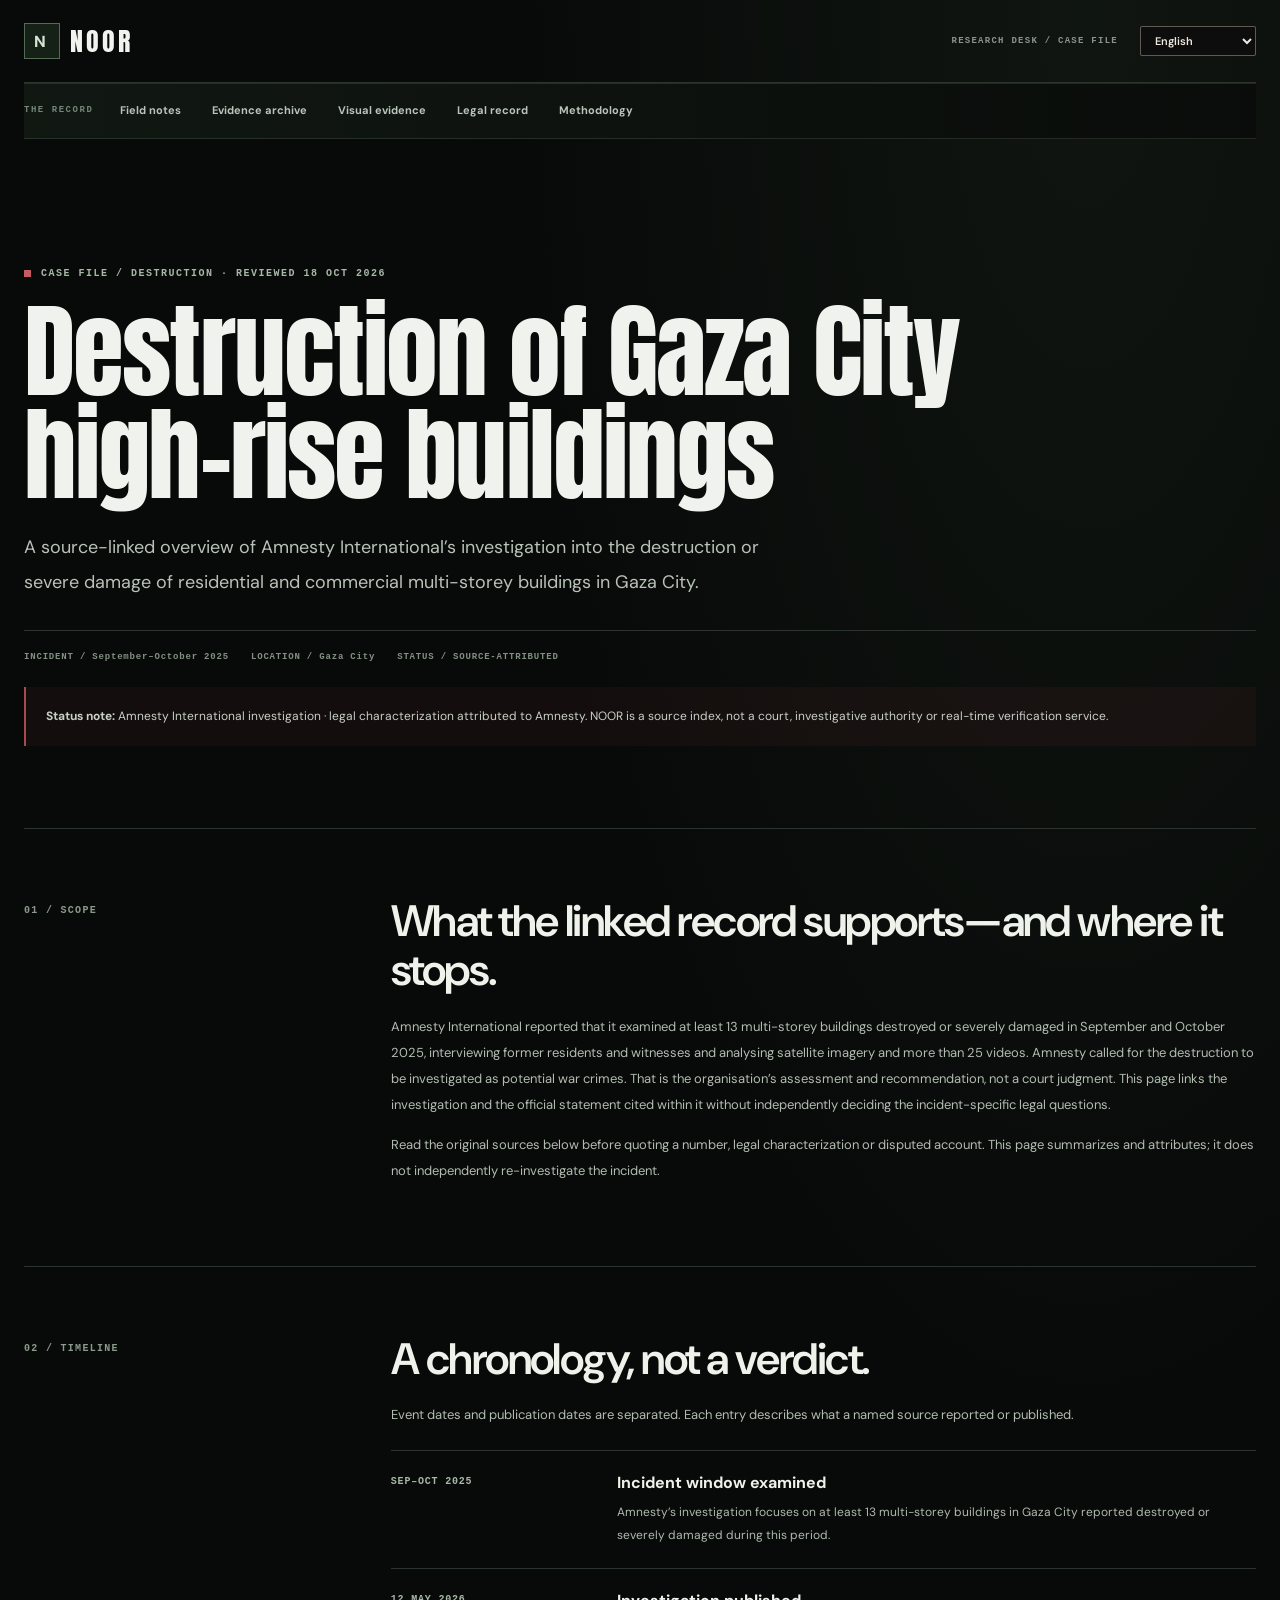
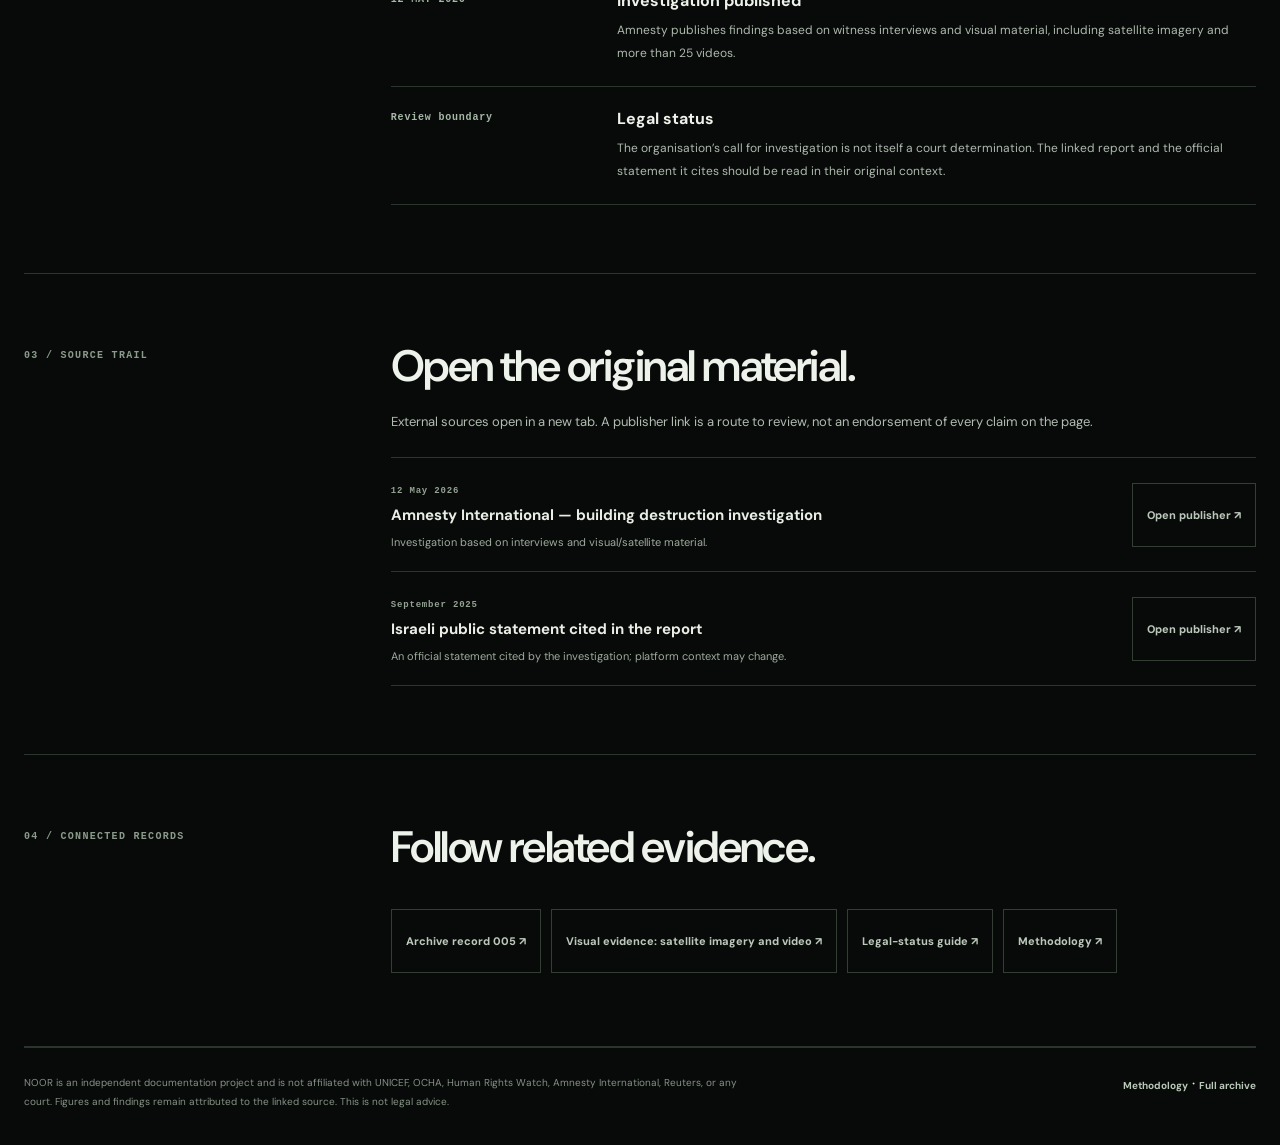
<file: case-high-rise-destruction.html>
<!doctype html>
<html lang="en" dir="ltr">
<head>
<meta charset="utf-8"><meta name="viewport" content="width=device-width, initial-scale=1, viewport-fit=cover">
<meta name="theme-color" content="#080a09"><meta name="description" content="A source-linked overview of Amnesty International’s investigation into the destruction or severe damage of residential and commercial multi-storey buildings in Gaza City.">
<meta property="og:type" content="article"><meta property="og:site_name" content="NOOR — A light for every child"><meta property="og:title" content="Destruction of Gaza City high-rise buildings | NOOR Case File"><meta property="og:description" content="A source-linked overview of Amnesty International’s investigation into the destruction or severe damage of residential and commercial multi-storey buildings in Gaza City.">
<link rel="canonical" href="https://gaza-zeta.vercel.app/case-high-rise-destruction.html"><title>Destruction of Gaza City high-rise buildings | NOOR Case File</title>
<link rel="preconnect" href="https://fonts.googleapis.com"><link rel="preconnect" href="https://fonts.gstatic.com" crossorigin>
<link href="https://fonts.googleapis.com/css2?family=Anton&family=Cairo:wght@400;600;700;800&family=DM+Sans:wght@400;500;600;700&display=swap" rel="stylesheet"><link rel="stylesheet" href="css/research.css">
  <link rel="stylesheet" href="css/i18n.css">
</head>
<body class="research-methodology-body research-case-body">
<a class="research-skip" href="#case-main">Skip to case file</a>
<div class="research-methodology-shell">
<header class="research-header"><a class="research-wordmark" href="index.html" aria-label="NOOR home"><span class="research-mark" aria-hidden="true">N</span><span>NOOR</span></a><div class="research-header-actions"><span class="research-header-label">RESEARCH DESK / CASE FILE</span><span class="noor-language-wrap">
          <label class="noor-sr-only" for="noor-language-select" data-en="Choose language" data-ar="اختر اللغة">Choose language</label>
          <select id="noor-language-select" class="noor-language-select" data-noor-language-select aria-label="Choose language" data-en-aria="Choose language">
            <option value="en">English</option>
            <option value="ar">العربية</option>
            <option value="fr">Français</option>
            <option value="es">Español</option>
            <option value="pt">Português</option>
            <option value="de">Deutsch</option>
          </select>
        </span></div></header>
<nav class="research-nav" aria-label="Evidence project navigation"><div class="research-nav-inner"><span class="research-nav-label">THE RECORD</span><a href="a-hard-pill-to-swallow.html">Field notes</a><a href="evidence-archive.html">Evidence archive</a><a href="visual-evidence.html">Visual evidence</a><a href="legal-record.html">Legal record</a><a href="methodology.html">Methodology</a></div></nav>
<main id="case-main">
<section class="research-hero"><p class="research-eyebrow">CASE FILE / DESTRUCTION · REVIEWED 18 OCT 2026</p><h1>Destruction of Gaza City high-rise buildings</h1><p class="research-hero-deck">A source-linked overview of Amnesty International’s investigation into the destruction or severe damage of residential and commercial multi-storey buildings in Gaza City.</p><div class="research-hero-meta"><span>INCIDENT / September–October 2025</span><span>LOCATION / Gaza City</span><span>STATUS / SOURCE-ATTRIBUTED</span></div><p class="research-caution"><strong>Status note:</strong> Amnesty International investigation · legal characterization attributed to Amnesty. NOOR is a source index, not a court, investigative authority or real-time verification service.</p></section>
<section class="research-method-section"><p class="research-section-index">01 / SCOPE</p><div class="research-method-content"><h2>What the linked record supports—and where it stops.</h2><p>Amnesty International reported that it examined at least 13 multi-storey buildings destroyed or severely damaged in September and October 2025, interviewing former residents and witnesses and analysing satellite imagery and more than 25 videos. Amnesty called for the destruction to be investigated as potential war crimes. That is the organisation’s assessment and recommendation, not a court judgment. This page links the investigation and the official statement cited within it without independently deciding the incident-specific legal questions.</p><p>Read the original sources below before quoting a number, legal characterization or disputed account. This page summarizes and attributes; it does not independently re-investigate the incident.</p></div></section>
<section class="research-method-section"><p class="research-section-index">02 / TIMELINE</p><div class="research-method-content"><h2>A chronology, not a verdict.</h2><p>Event dates and publication dates are separated. Each entry describes what a named source reported or published.</p><ol class="research-timeline"><li class="research-timeline-item"><p class="research-timeline-date">SEP–OCT 2025</p><div><h3>Incident window examined</h3><p>Amnesty’s investigation focuses on at least 13 multi-storey buildings in Gaza City reported destroyed or severely damaged during this period.</p></div></li><li class="research-timeline-item"><p class="research-timeline-date">12 MAY 2026</p><div><h3>Investigation published</h3><p>Amnesty publishes findings based on witness interviews and visual material, including satellite imagery and more than 25 videos.</p></div></li><li class="research-timeline-item"><p class="research-timeline-date">Review boundary</p><div><h3>Legal status</h3><p>The organisation’s call for investigation is not itself a court determination. The linked report and the official statement it cites should be read in their original context.</p></div></li></ol></div></section>
<section class="research-method-section"><p class="research-section-index">03 / SOURCE TRAIL</p><div class="research-method-content"><h2>Open the original material.</h2><p>External sources open in a new tab. A publisher link is a route to review, not an endorsement of every claim on the page.</p><ul class="research-source-list"><li class="research-source-item"><div><span class="research-source-date">12 May 2026</span><h3>Amnesty International — building destruction investigation</h3><p>Investigation based on interviews and visual/satellite material.</p></div><a class="research-page-link research-page-link-secondary" href="https://www.amnesty.org/en/latest/news/2026/05/israel-opt-israels-systematic-destruction-of-high-rise-buildings-must-be-investigated-as-war-crimes-of-wanton-destruction-and-collective-punishment/" target="_blank" rel="noopener noreferrer">Open publisher ↗</a></li><li class="research-source-item"><div><span class="research-source-date">September 2025</span><h3>Israeli public statement cited in the report</h3><p>An official statement cited by the investigation; platform context may change.</p></div><a class="research-page-link research-page-link-secondary" href="https://x.com/Israel_katz/status/1963898503890882998" target="_blank" rel="noopener noreferrer">Open publisher ↗</a></li></ul></div></section>
<section class="research-method-section"><p class="research-section-index">04 / CONNECTED RECORDS</p><div class="research-method-content"><h2>Follow related evidence.</h2><div class="research-page-links"><a class="research-page-link research-page-link-secondary" href="evidence-archive.html">Archive record 005 ↗</a><a class="research-page-link research-page-link-secondary" href="visual-evidence.html#high-rise-imagery">Visual evidence: satellite imagery and video ↗</a><a class="research-page-link research-page-link-secondary" href="legal-record.html">Legal-status guide ↗</a><a class="research-page-link research-page-link-secondary" href="methodology.html">Methodology ↗</a></div></div></section>
</main>
<footer class="research-footer"><p>NOOR is an independent documentation project and is not affiliated with UNICEF, OCHA, Human Rights Watch, Amnesty International, Reuters, or any court. Figures and findings remain attributed to the linked source. This is not legal advice.</p><div><a href="methodology.html">Methodology</a> · <a href="evidence-archive.html">Full archive</a></div></footer>
</div>  <script src="js/i18n-content.js" defer></script>
  <script src="js/i18n.js" defer></script>
</body></html>
</file>
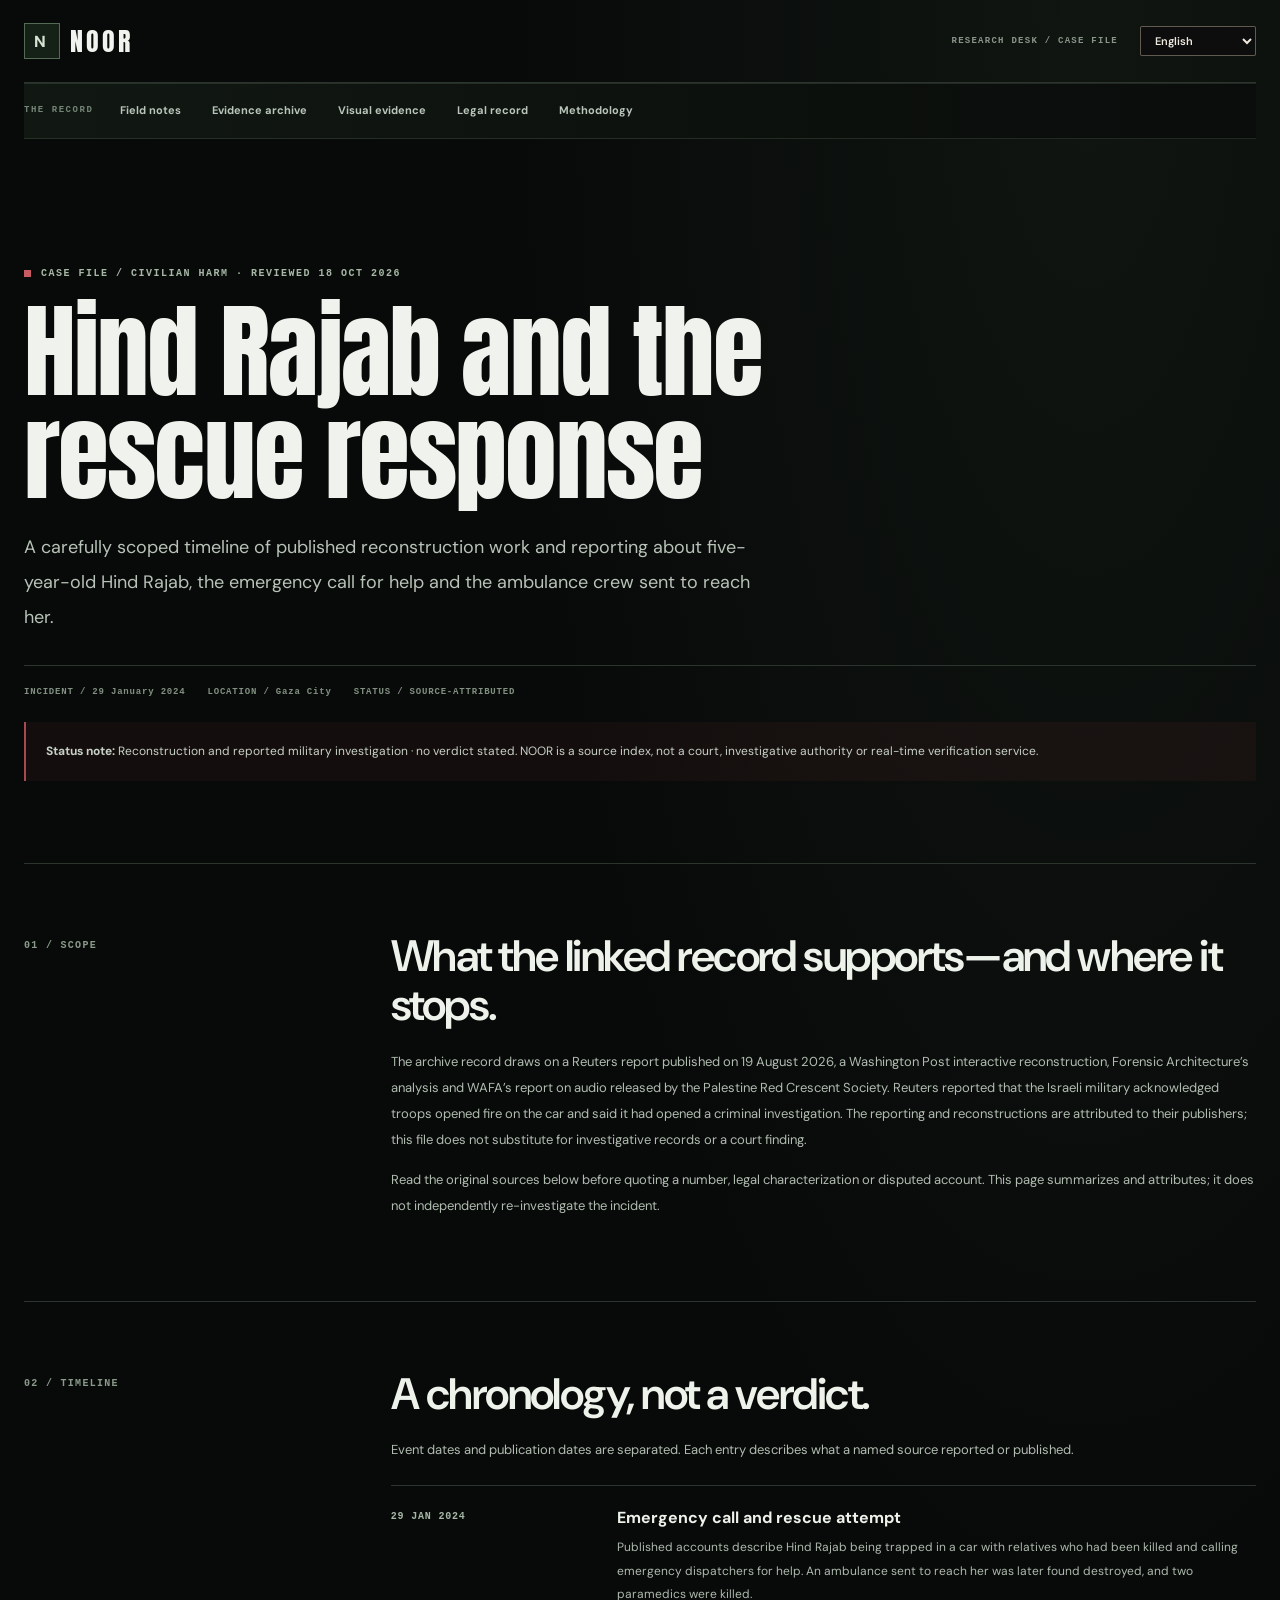
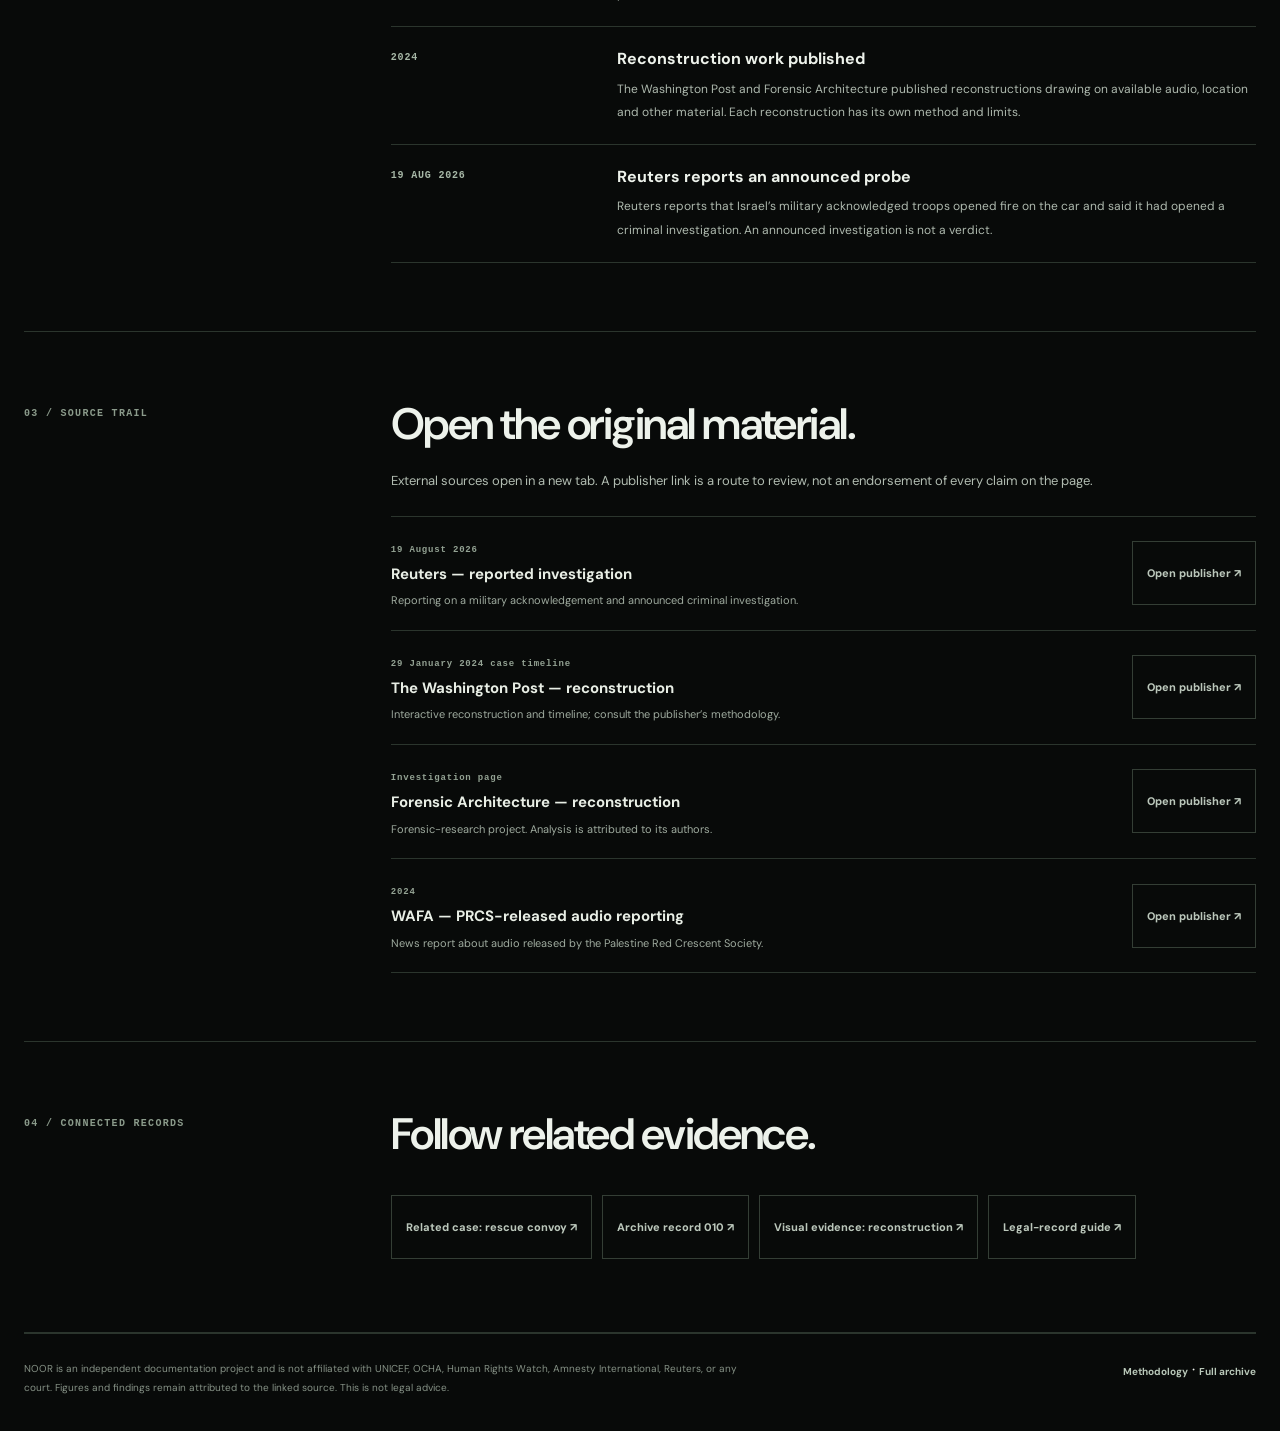
<file: case-hind-rajab.html>
<!doctype html>
<html lang="en" dir="ltr">
<head>
<meta charset="utf-8"><meta name="viewport" content="width=device-width, initial-scale=1, viewport-fit=cover">
<meta name="theme-color" content="#080a09"><meta name="description" content="A carefully scoped timeline of published reconstruction work and reporting about five-year-old Hind Rajab, the emergency call for help and the ambulance crew sent to reach her.">
<meta property="og:type" content="article"><meta property="og:site_name" content="NOOR — A light for every child"><meta property="og:title" content="Hind Rajab and the rescue response | NOOR Case File"><meta property="og:description" content="A carefully scoped timeline of published reconstruction work and reporting about five-year-old Hind Rajab, the emergency call for help and the ambulance crew sent to reach her.">
<link rel="canonical" href="https://gaza-zeta.vercel.app/case-hind-rajab.html"><title>Hind Rajab and the rescue response | NOOR Case File</title>
<link rel="preconnect" href="https://fonts.googleapis.com"><link rel="preconnect" href="https://fonts.gstatic.com" crossorigin>
<link href="https://fonts.googleapis.com/css2?family=Anton&family=Cairo:wght@400;600;700;800&family=DM+Sans:wght@400;500;600;700&display=swap" rel="stylesheet"><link rel="stylesheet" href="css/research.css">
  <link rel="stylesheet" href="css/i18n.css">
</head>
<body class="research-methodology-body research-case-body">
<a class="research-skip" href="#case-main">Skip to case file</a>
<div class="research-methodology-shell">
<header class="research-header"><a class="research-wordmark" href="index.html" aria-label="NOOR home"><span class="research-mark" aria-hidden="true">N</span><span>NOOR</span></a><div class="research-header-actions"><span class="research-header-label">RESEARCH DESK / CASE FILE</span><span class="noor-language-wrap">
          <label class="noor-sr-only" for="noor-language-select" data-en="Choose language" data-ar="اختر اللغة">Choose language</label>
          <select id="noor-language-select" class="noor-language-select" data-noor-language-select aria-label="Choose language" data-en-aria="Choose language">
            <option value="en">English</option>
            <option value="ar">العربية</option>
            <option value="fr">Français</option>
            <option value="es">Español</option>
            <option value="pt">Português</option>
            <option value="de">Deutsch</option>
          </select>
        </span></div></header>
<nav class="research-nav" aria-label="Evidence project navigation"><div class="research-nav-inner"><span class="research-nav-label">THE RECORD</span><a href="a-hard-pill-to-swallow.html">Field notes</a><a href="evidence-archive.html">Evidence archive</a><a href="visual-evidence.html">Visual evidence</a><a href="legal-record.html">Legal record</a><a href="methodology.html">Methodology</a></div></nav>
<main id="case-main">
<section class="research-hero"><p class="research-eyebrow">CASE FILE / CIVILIAN HARM · REVIEWED 18 OCT 2026</p><h1>Hind Rajab and the rescue response</h1><p class="research-hero-deck">A carefully scoped timeline of published reconstruction work and reporting about five-year-old Hind Rajab, the emergency call for help and the ambulance crew sent to reach her.</p><div class="research-hero-meta"><span>INCIDENT / 29 January 2024</span><span>LOCATION / Gaza City</span><span>STATUS / SOURCE-ATTRIBUTED</span></div><p class="research-caution"><strong>Status note:</strong> Reconstruction and reported military investigation · no verdict stated. NOOR is a source index, not a court, investigative authority or real-time verification service.</p></section>
<section class="research-method-section"><p class="research-section-index">01 / SCOPE</p><div class="research-method-content"><h2>What the linked record supports—and where it stops.</h2><p>The archive record draws on a Reuters report published on 19 August 2026, a Washington Post interactive reconstruction, Forensic Architecture’s analysis and WAFA’s report on audio released by the Palestine Red Crescent Society. Reuters reported that the Israeli military acknowledged troops opened fire on the car and said it had opened a criminal investigation. The reporting and reconstructions are attributed to their publishers; this file does not substitute for investigative records or a court finding.</p><p>Read the original sources below before quoting a number, legal characterization or disputed account. This page summarizes and attributes; it does not independently re-investigate the incident.</p></div></section>
<section class="research-method-section"><p class="research-section-index">02 / TIMELINE</p><div class="research-method-content"><h2>A chronology, not a verdict.</h2><p>Event dates and publication dates are separated. Each entry describes what a named source reported or published.</p><ol class="research-timeline"><li class="research-timeline-item"><p class="research-timeline-date">29 JAN 2024</p><div><h3>Emergency call and rescue attempt</h3><p>Published accounts describe Hind Rajab being trapped in a car with relatives who had been killed and calling emergency dispatchers for help. An ambulance sent to reach her was later found destroyed, and two paramedics were killed.</p></div></li><li class="research-timeline-item"><p class="research-timeline-date">2024</p><div><h3>Reconstruction work published</h3><p>The Washington Post and Forensic Architecture published reconstructions drawing on available audio, location and other material. Each reconstruction has its own method and limits.</p></div></li><li class="research-timeline-item"><p class="research-timeline-date">19 AUG 2026</p><div><h3>Reuters reports an announced probe</h3><p>Reuters reports that Israel’s military acknowledged troops opened fire on the car and said it had opened a criminal investigation. An announced investigation is not a verdict.</p></div></li></ol></div></section>
<section class="research-method-section"><p class="research-section-index">03 / SOURCE TRAIL</p><div class="research-method-content"><h2>Open the original material.</h2><p>External sources open in a new tab. A publisher link is a route to review, not an endorsement of every claim on the page.</p><ul class="research-source-list"><li class="research-source-item"><div><span class="research-source-date">19 August 2026</span><h3>Reuters — reported investigation</h3><p>Reporting on a military acknowledgement and announced criminal investigation.</p></div><a class="research-page-link research-page-link-secondary" href="https://www.reuters.com/default/israel-opens-criminal-probes-over-killings-hind-rajab-gaza-rescue-workers-2026-08-19/" target="_blank" rel="noopener noreferrer">Open publisher ↗</a></li><li class="research-source-item"><div><span class="research-source-date">29 January 2024 case timeline</span><h3>The Washington Post — reconstruction</h3><p>Interactive reconstruction and timeline; consult the publisher’s methodology.</p></div><a class="research-page-link research-page-link-secondary" href="https://www.washingtonpost.com/world/interactive/2024/hind-rajab-israel-gaza-killing-timeline/" target="_blank" rel="noopener noreferrer">Open publisher ↗</a></li><li class="research-source-item"><div><span class="research-source-date">Investigation page</span><h3>Forensic Architecture — reconstruction</h3><p>Forensic-research project. Analysis is attributed to its authors.</p></div><a class="research-page-link research-page-link-secondary" href="https://forensicarchitecture.org/investigation/the-killing-of-hind-rajab" target="_blank" rel="noopener noreferrer">Open publisher ↗</a></li><li class="research-source-item"><div><span class="research-source-date">2024</span><h3>WAFA — PRCS-released audio reporting</h3><p>News report about audio released by the Palestine Red Crescent Society.</p></div><a class="research-page-link research-page-link-secondary" href="https://english.wafa.ps/Pages/Details/141811" target="_blank" rel="noopener noreferrer">Open publisher ↗</a></li></ul></div></section>
<section class="research-method-section"><p class="research-section-index">04 / CONNECTED RECORDS</p><div class="research-method-content"><h2>Follow related evidence.</h2><div class="research-page-links"><a class="research-page-link research-page-link-secondary" href="case-rescue-workers.html">Related case: rescue convoy ↗</a><a class="research-page-link research-page-link-secondary" href="evidence-archive.html">Archive record 010 ↗</a><a class="research-page-link research-page-link-secondary" href="visual-evidence.html#hind-reconstruction">Visual evidence: reconstruction ↗</a><a class="research-page-link research-page-link-secondary" href="legal-record.html">Legal-record guide ↗</a></div></div></section>
</main>
<footer class="research-footer"><p>NOOR is an independent documentation project and is not affiliated with UNICEF, OCHA, Human Rights Watch, Amnesty International, Reuters, or any court. Figures and findings remain attributed to the linked source. This is not legal advice.</p><div><a href="methodology.html">Methodology</a> · <a href="evidence-archive.html">Full archive</a></div></footer>
</div>  <script src="js/i18n-content.js" defer></script>
  <script src="js/i18n.js" defer></script>
</body></html>
</file>
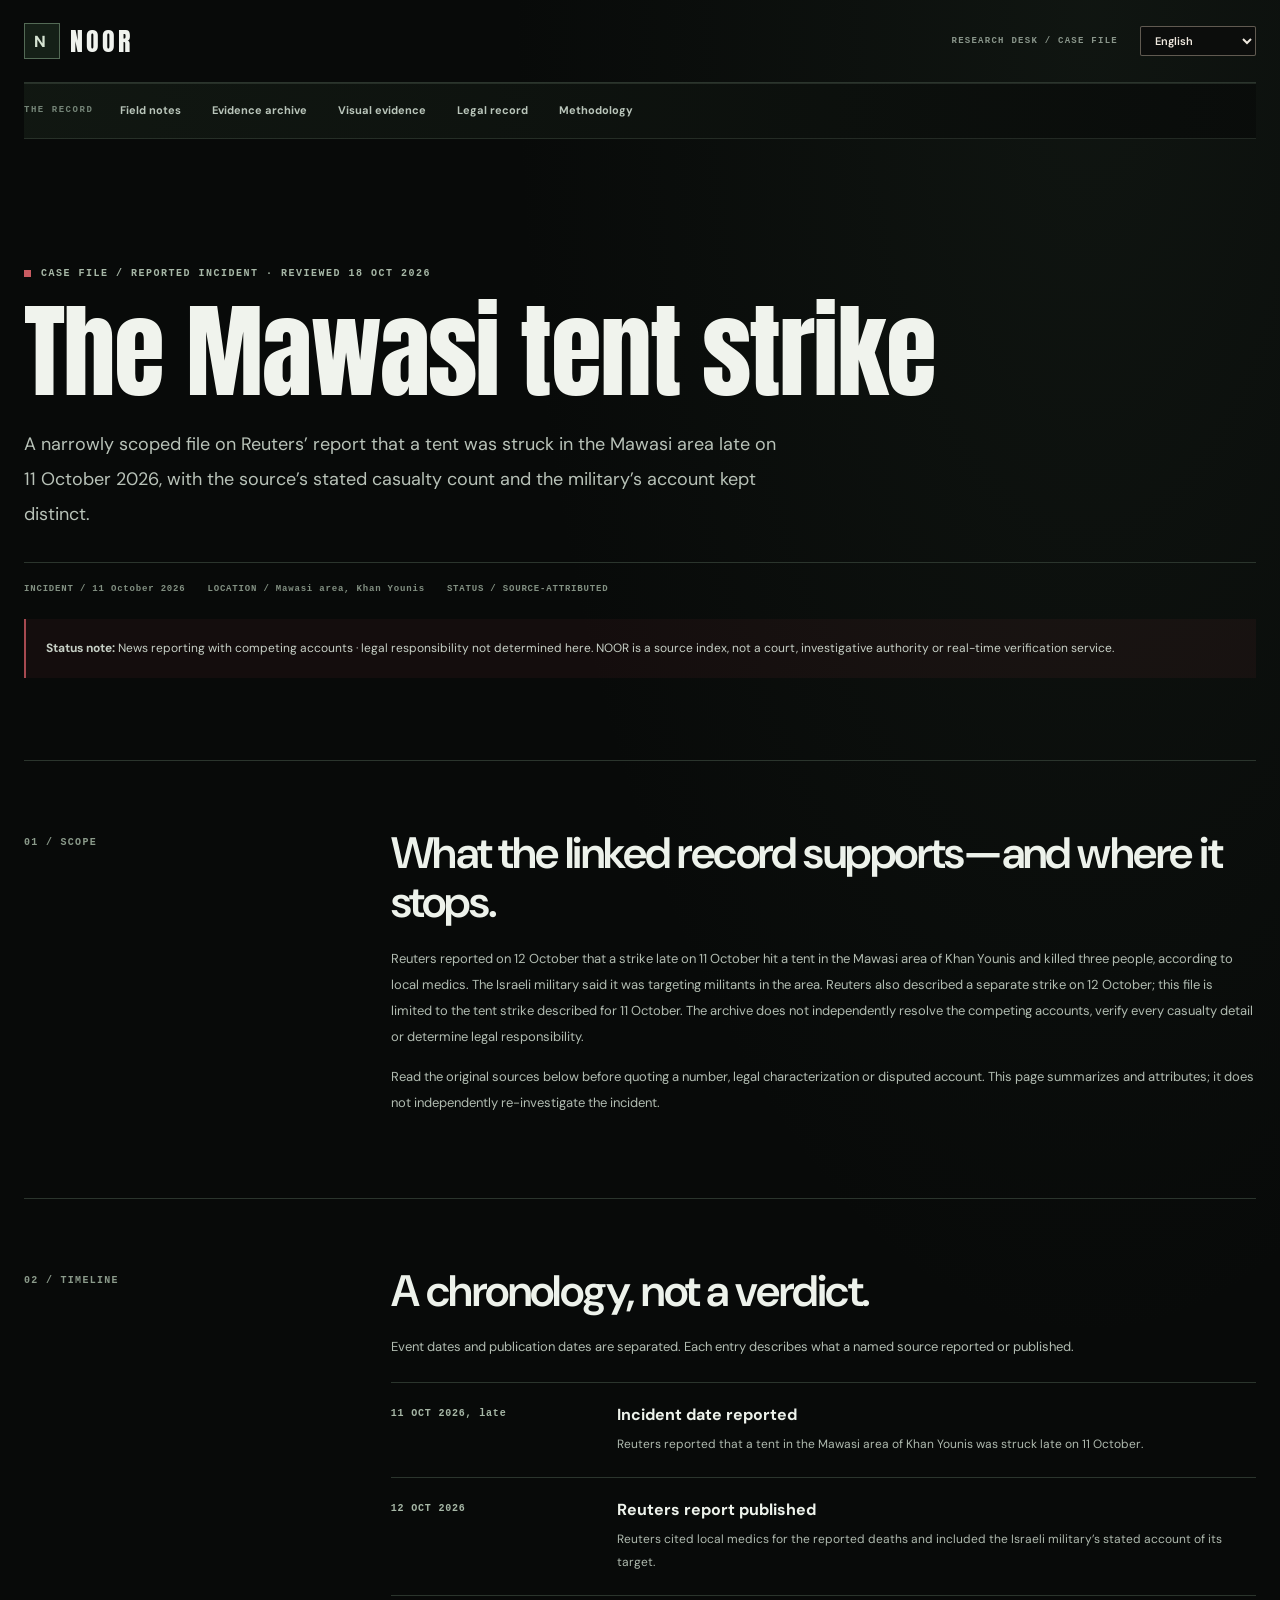
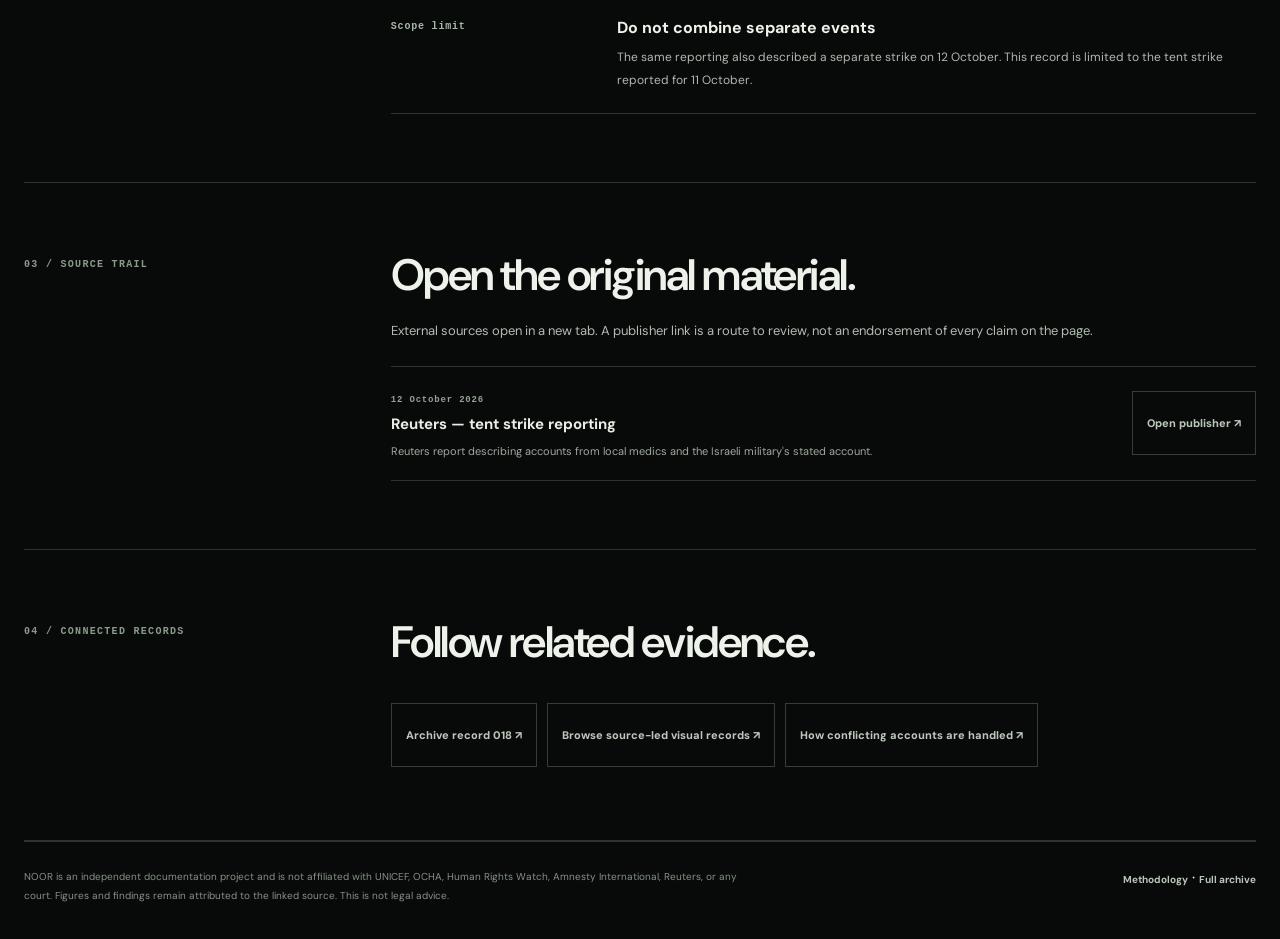
<file: case-mawasi-tent-strike.html>
<!doctype html>
<html lang="en" dir="ltr">
<head>
<meta charset="utf-8"><meta name="viewport" content="width=device-width, initial-scale=1, viewport-fit=cover">
<meta name="theme-color" content="#080a09"><meta name="description" content="A narrowly scoped file on Reuters’ report that a tent was struck in the Mawasi area late on 11 October 2026, with the source’s stated casualty count and the military’s account kept distinct.">
<meta property="og:type" content="article"><meta property="og:site_name" content="NOOR — A light for every child"><meta property="og:title" content="The Mawasi tent strike | NOOR Case File"><meta property="og:description" content="A narrowly scoped file on Reuters’ report that a tent was struck in the Mawasi area late on 11 October 2026, with the source’s stated casualty count and the military’s account kept distinct.">
<link rel="canonical" href="https://gaza-zeta.vercel.app/case-mawasi-tent-strike.html"><title>The Mawasi tent strike | NOOR Case File</title>
<link rel="preconnect" href="https://fonts.googleapis.com"><link rel="preconnect" href="https://fonts.gstatic.com" crossorigin>
<link href="https://fonts.googleapis.com/css2?family=Anton&family=Cairo:wght@400;600;700;800&family=DM+Sans:wght@400;500;600;700&display=swap" rel="stylesheet"><link rel="stylesheet" href="css/research.css">
  <link rel="stylesheet" href="css/i18n.css">
</head>
<body class="research-methodology-body research-case-body">
<a class="research-skip" href="#case-main">Skip to case file</a>
<div class="research-methodology-shell">
<header class="research-header"><a class="research-wordmark" href="index.html" aria-label="NOOR home"><span class="research-mark" aria-hidden="true">N</span><span>NOOR</span></a><div class="research-header-actions"><span class="research-header-label">RESEARCH DESK / CASE FILE</span><span class="noor-language-wrap">
          <label class="noor-sr-only" for="noor-language-select" data-en="Choose language" data-ar="اختر اللغة">Choose language</label>
          <select id="noor-language-select" class="noor-language-select" data-noor-language-select aria-label="Choose language" data-en-aria="Choose language">
            <option value="en">English</option>
            <option value="ar">العربية</option>
            <option value="fr">Français</option>
            <option value="es">Español</option>
            <option value="pt">Português</option>
            <option value="de">Deutsch</option>
          </select>
        </span></div></header>
<nav class="research-nav" aria-label="Evidence project navigation"><div class="research-nav-inner"><span class="research-nav-label">THE RECORD</span><a href="a-hard-pill-to-swallow.html">Field notes</a><a href="evidence-archive.html">Evidence archive</a><a href="visual-evidence.html">Visual evidence</a><a href="legal-record.html">Legal record</a><a href="methodology.html">Methodology</a></div></nav>
<main id="case-main">
<section class="research-hero"><p class="research-eyebrow">CASE FILE / REPORTED INCIDENT · REVIEWED 18 OCT 2026</p><h1>The Mawasi tent strike</h1><p class="research-hero-deck">A narrowly scoped file on Reuters’ report that a tent was struck in the Mawasi area late on 11 October 2026, with the source’s stated casualty count and the military’s account kept distinct.</p><div class="research-hero-meta"><span>INCIDENT / 11 October 2026</span><span>LOCATION / Mawasi area, Khan Younis</span><span>STATUS / SOURCE-ATTRIBUTED</span></div><p class="research-caution"><strong>Status note:</strong> News reporting with competing accounts · legal responsibility not determined here. NOOR is a source index, not a court, investigative authority or real-time verification service.</p></section>
<section class="research-method-section"><p class="research-section-index">01 / SCOPE</p><div class="research-method-content"><h2>What the linked record supports—and where it stops.</h2><p>Reuters reported on 12 October that a strike late on 11 October hit a tent in the Mawasi area of Khan Younis and killed three people, according to local medics. The Israeli military said it was targeting militants in the area. Reuters also described a separate strike on 12 October; this file is limited to the tent strike described for 11 October. The archive does not independently resolve the competing accounts, verify every casualty detail or determine legal responsibility.</p><p>Read the original sources below before quoting a number, legal characterization or disputed account. This page summarizes and attributes; it does not independently re-investigate the incident.</p></div></section>
<section class="research-method-section"><p class="research-section-index">02 / TIMELINE</p><div class="research-method-content"><h2>A chronology, not a verdict.</h2><p>Event dates and publication dates are separated. Each entry describes what a named source reported or published.</p><ol class="research-timeline"><li class="research-timeline-item"><p class="research-timeline-date">11 OCT 2026, late</p><div><h3>Incident date reported</h3><p>Reuters reported that a tent in the Mawasi area of Khan Younis was struck late on 11 October.</p></div></li><li class="research-timeline-item"><p class="research-timeline-date">12 OCT 2026</p><div><h3>Reuters report published</h3><p>Reuters cited local medics for the reported deaths and included the Israeli military’s stated account of its target.</p></div></li><li class="research-timeline-item"><p class="research-timeline-date">Scope limit</p><div><h3>Do not combine separate events</h3><p>The same reporting also described a separate strike on 12 October. This record is limited to the tent strike reported for 11 October.</p></div></li></ol></div></section>
<section class="research-method-section"><p class="research-section-index">03 / SOURCE TRAIL</p><div class="research-method-content"><h2>Open the original material.</h2><p>External sources open in a new tab. A publisher link is a route to review, not an endorsement of every claim on the page.</p><ul class="research-source-list"><li class="research-source-item"><div><span class="research-source-date">12 October 2026</span><h3>Reuters — tent strike reporting</h3><p>Reuters report describing accounts from local medics and the Israeli military's stated account.</p></div><a class="research-page-link research-page-link-secondary" href="https://www.reuters.com/world/middle-east/israeli-fire-kills-two-people-gaza-medics-say-2026-10-12/" target="_blank" rel="noopener noreferrer">Open publisher ↗</a></li></ul></div></section>
<section class="research-method-section"><p class="research-section-index">04 / CONNECTED RECORDS</p><div class="research-method-content"><h2>Follow related evidence.</h2><div class="research-page-links"><a class="research-page-link research-page-link-secondary" href="evidence-archive.html">Archive record 018 ↗</a><a class="research-page-link research-page-link-secondary" href="visual-evidence.html">Browse source-led visual records ↗</a><a class="research-page-link research-page-link-secondary" href="methodology.html">How conflicting accounts are handled ↗</a></div></div></section>
</main>
<footer class="research-footer"><p>NOOR is an independent documentation project and is not affiliated with UNICEF, OCHA, Human Rights Watch, Amnesty International, Reuters, or any court. Figures and findings remain attributed to the linked source. This is not legal advice.</p><div><a href="methodology.html">Methodology</a> · <a href="evidence-archive.html">Full archive</a></div></footer>
</div>  <script src="js/i18n-content.js" defer></script>
  <script src="js/i18n.js" defer></script>
</body></html>
</file>
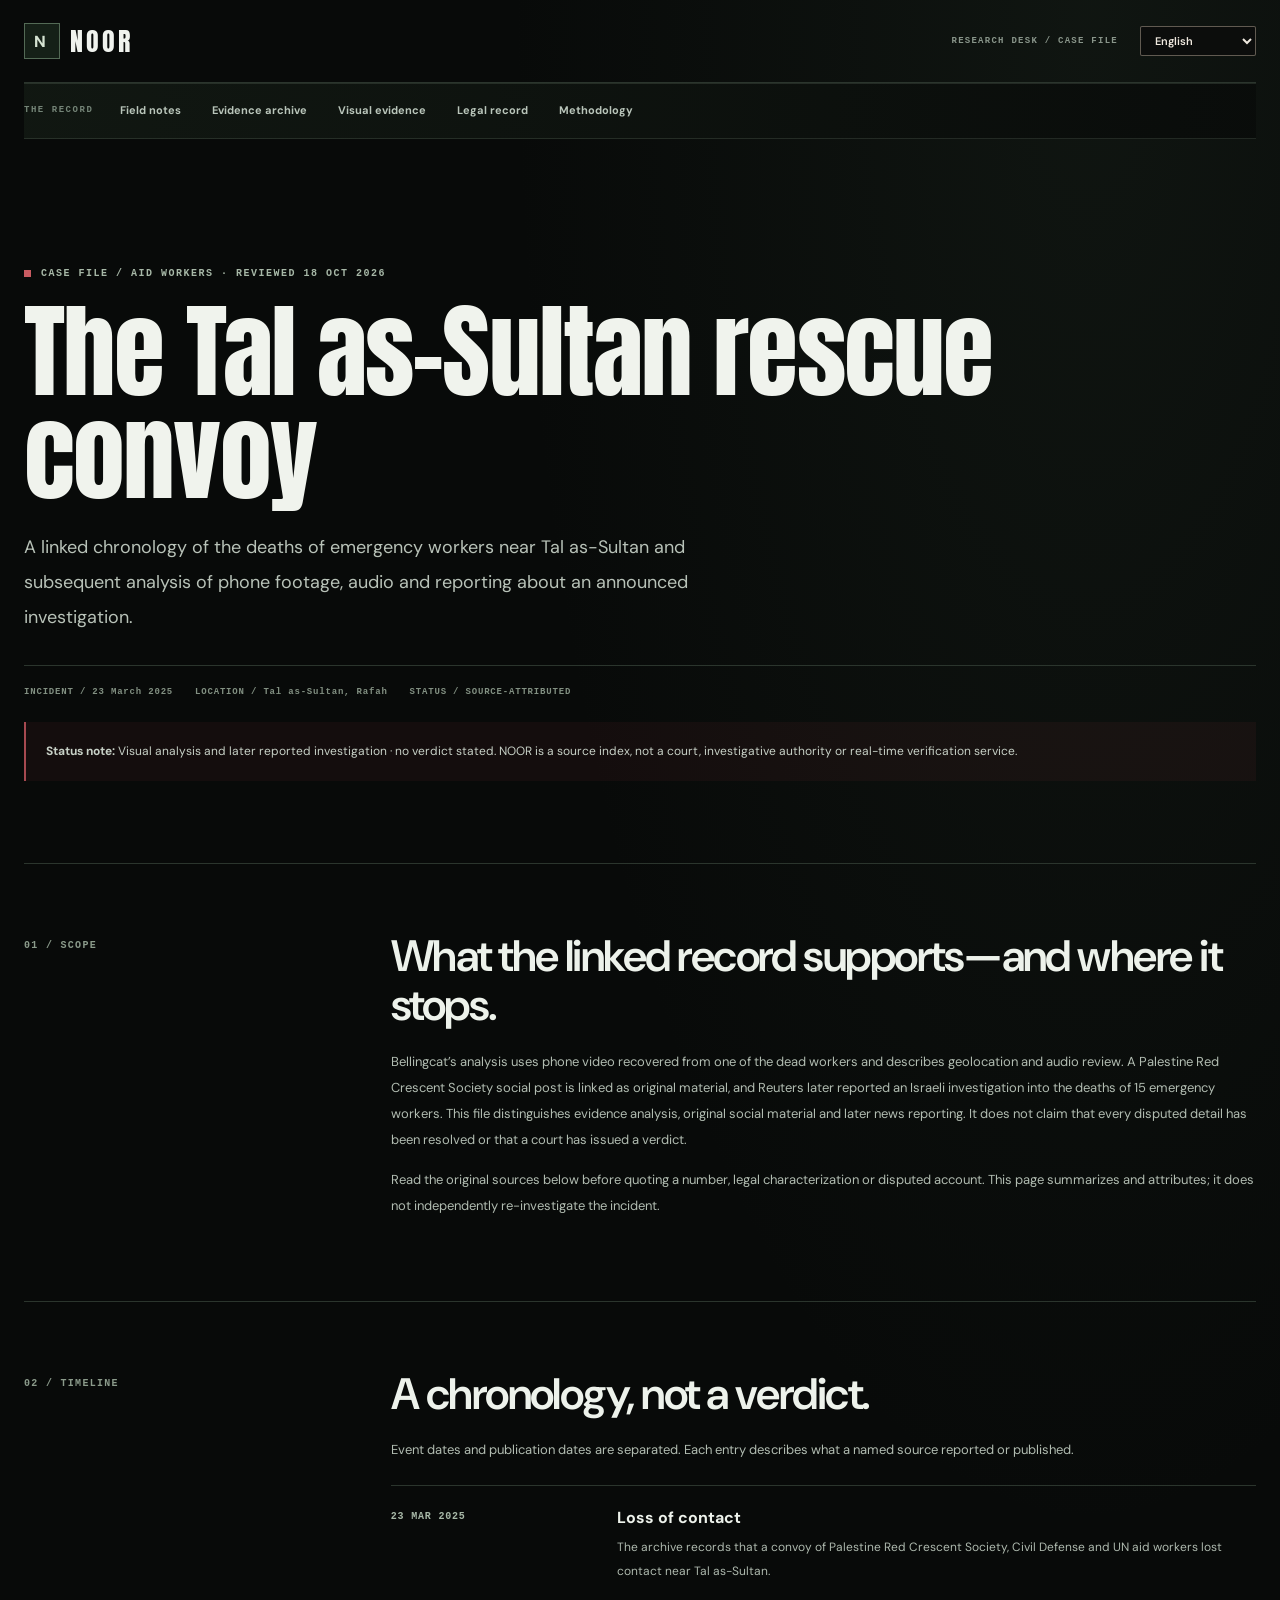
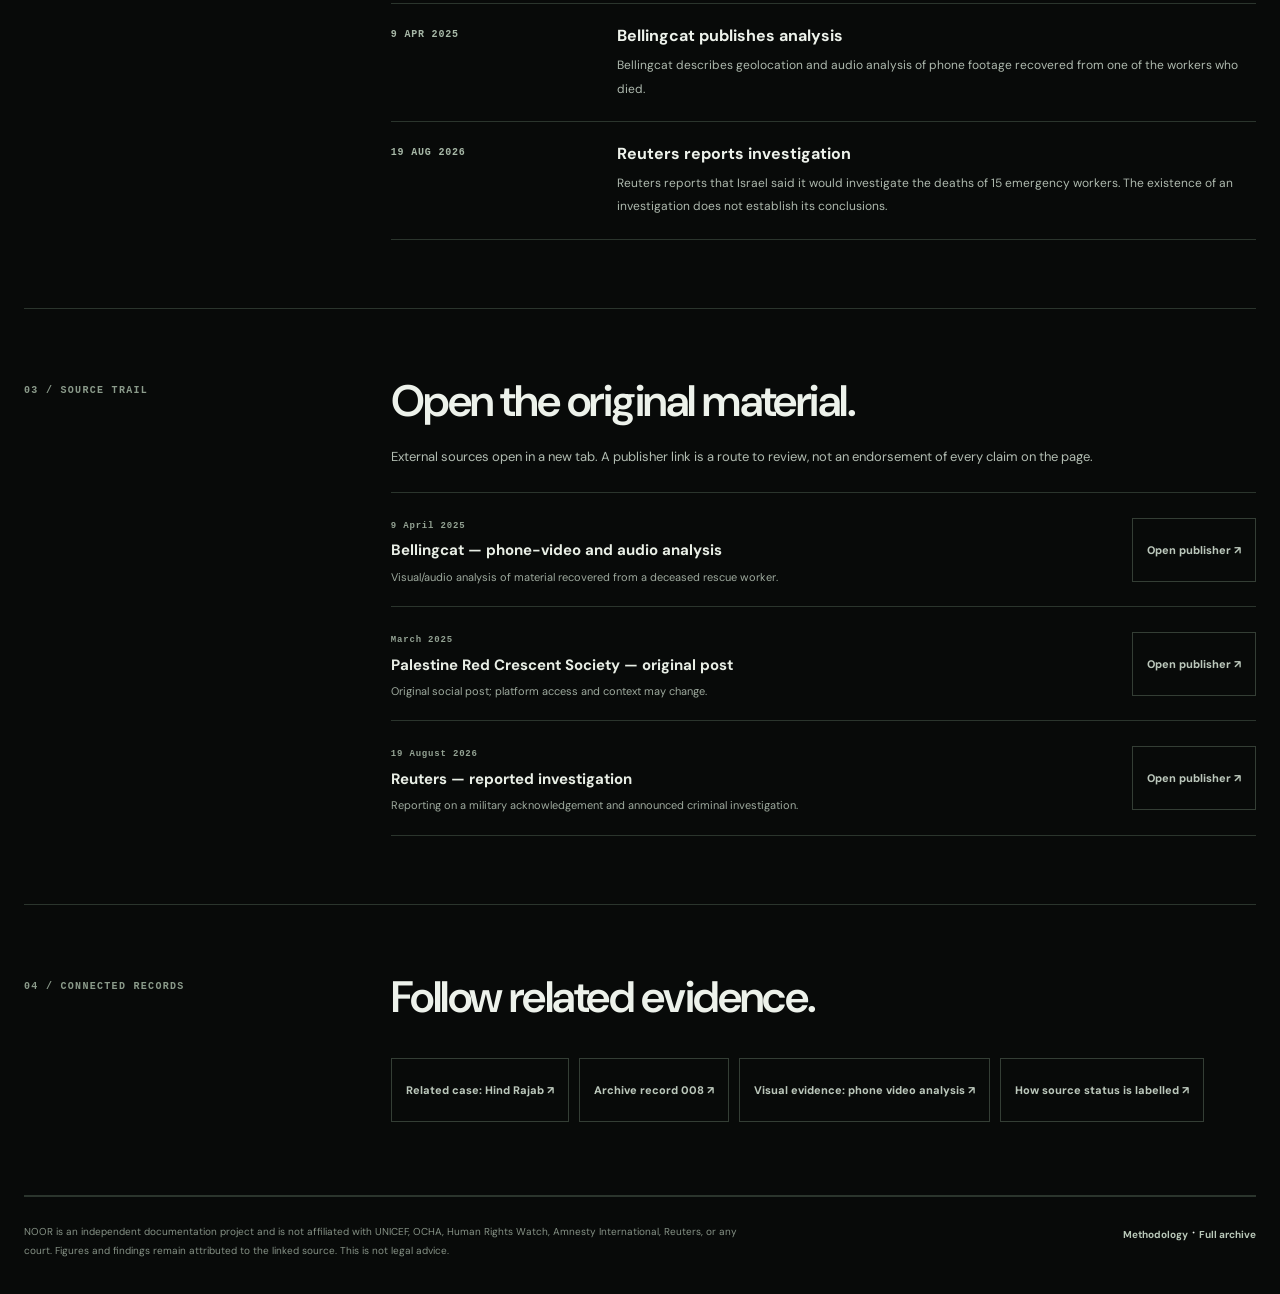
<file: case-rescue-workers.html>
<!doctype html>
<html lang="en" dir="ltr">
<head>
<meta charset="utf-8"><meta name="viewport" content="width=device-width, initial-scale=1, viewport-fit=cover">
<meta name="theme-color" content="#080a09"><meta name="description" content="A linked chronology of the deaths of emergency workers near Tal as-Sultan and subsequent analysis of phone footage, audio and reporting about an announced investigation.">
<meta property="og:type" content="article"><meta property="og:site_name" content="NOOR — A light for every child"><meta property="og:title" content="The Tal as-Sultan rescue convoy | NOOR Case File"><meta property="og:description" content="A linked chronology of the deaths of emergency workers near Tal as-Sultan and subsequent analysis of phone footage, audio and reporting about an announced investigation.">
<link rel="canonical" href="https://gaza-zeta.vercel.app/case-rescue-workers.html"><title>The Tal as-Sultan rescue convoy | NOOR Case File</title>
<link rel="preconnect" href="https://fonts.googleapis.com"><link rel="preconnect" href="https://fonts.gstatic.com" crossorigin>
<link href="https://fonts.googleapis.com/css2?family=Anton&family=Cairo:wght@400;600;700;800&family=DM+Sans:wght@400;500;600;700&display=swap" rel="stylesheet"><link rel="stylesheet" href="css/research.css">
  <link rel="stylesheet" href="css/i18n.css">
</head>
<body class="research-methodology-body research-case-body">
<a class="research-skip" href="#case-main">Skip to case file</a>
<div class="research-methodology-shell">
<header class="research-header"><a class="research-wordmark" href="index.html" aria-label="NOOR home"><span class="research-mark" aria-hidden="true">N</span><span>NOOR</span></a><div class="research-header-actions"><span class="research-header-label">RESEARCH DESK / CASE FILE</span><span class="noor-language-wrap">
          <label class="noor-sr-only" for="noor-language-select" data-en="Choose language" data-ar="اختر اللغة">Choose language</label>
          <select id="noor-language-select" class="noor-language-select" data-noor-language-select aria-label="Choose language" data-en-aria="Choose language">
            <option value="en">English</option>
            <option value="ar">العربية</option>
            <option value="fr">Français</option>
            <option value="es">Español</option>
            <option value="pt">Português</option>
            <option value="de">Deutsch</option>
          </select>
        </span></div></header>
<nav class="research-nav" aria-label="Evidence project navigation"><div class="research-nav-inner"><span class="research-nav-label">THE RECORD</span><a href="a-hard-pill-to-swallow.html">Field notes</a><a href="evidence-archive.html">Evidence archive</a><a href="visual-evidence.html">Visual evidence</a><a href="legal-record.html">Legal record</a><a href="methodology.html">Methodology</a></div></nav>
<main id="case-main">
<section class="research-hero"><p class="research-eyebrow">CASE FILE / AID WORKERS · REVIEWED 18 OCT 2026</p><h1>The Tal as-Sultan rescue convoy</h1><p class="research-hero-deck">A linked chronology of the deaths of emergency workers near Tal as-Sultan and subsequent analysis of phone footage, audio and reporting about an announced investigation.</p><div class="research-hero-meta"><span>INCIDENT / 23 March 2025</span><span>LOCATION / Tal as-Sultan, Rafah</span><span>STATUS / SOURCE-ATTRIBUTED</span></div><p class="research-caution"><strong>Status note:</strong> Visual analysis and later reported investigation · no verdict stated. NOOR is a source index, not a court, investigative authority or real-time verification service.</p></section>
<section class="research-method-section"><p class="research-section-index">01 / SCOPE</p><div class="research-method-content"><h2>What the linked record supports—and where it stops.</h2><p>Bellingcat’s analysis uses phone video recovered from one of the dead workers and describes geolocation and audio review. A Palestine Red Crescent Society social post is linked as original material, and Reuters later reported an Israeli investigation into the deaths of 15 emergency workers. This file distinguishes evidence analysis, original social material and later news reporting. It does not claim that every disputed detail has been resolved or that a court has issued a verdict.</p><p>Read the original sources below before quoting a number, legal characterization or disputed account. This page summarizes and attributes; it does not independently re-investigate the incident.</p></div></section>
<section class="research-method-section"><p class="research-section-index">02 / TIMELINE</p><div class="research-method-content"><h2>A chronology, not a verdict.</h2><p>Event dates and publication dates are separated. Each entry describes what a named source reported or published.</p><ol class="research-timeline"><li class="research-timeline-item"><p class="research-timeline-date">23 MAR 2025</p><div><h3>Loss of contact</h3><p>The archive records that a convoy of Palestine Red Crescent Society, Civil Defense and UN aid workers lost contact near Tal as-Sultan.</p></div></li><li class="research-timeline-item"><p class="research-timeline-date">9 APR 2025</p><div><h3>Bellingcat publishes analysis</h3><p>Bellingcat describes geolocation and audio analysis of phone footage recovered from one of the workers who died.</p></div></li><li class="research-timeline-item"><p class="research-timeline-date">19 AUG 2026</p><div><h3>Reuters reports investigation</h3><p>Reuters reports that Israel said it would investigate the deaths of 15 emergency workers. The existence of an investigation does not establish its conclusions.</p></div></li></ol></div></section>
<section class="research-method-section"><p class="research-section-index">03 / SOURCE TRAIL</p><div class="research-method-content"><h2>Open the original material.</h2><p>External sources open in a new tab. A publisher link is a route to review, not an endorsement of every claim on the page.</p><ul class="research-source-list"><li class="research-source-item"><div><span class="research-source-date">9 April 2025</span><h3>Bellingcat — phone-video and audio analysis</h3><p>Visual/audio analysis of material recovered from a deceased rescue worker.</p></div><a class="research-page-link research-page-link-secondary" href="https://www.bellingcat.com/news/2025/04/09/gaza-palestine-israel-killed-death-aid-workers-international-red-cross-crescent-audio-analysis/" target="_blank" rel="noopener noreferrer">Open publisher ↗</a></li><li class="research-source-item"><div><span class="research-source-date">March 2025</span><h3>Palestine Red Crescent Society — original post</h3><p>Original social post; platform access and context may change.</p></div><a class="research-page-link research-page-link-secondary" href="https://x.com/PalestineRCS/status/1908458778040631384" target="_blank" rel="noopener noreferrer">Open publisher ↗</a></li><li class="research-source-item"><div><span class="research-source-date">19 August 2026</span><h3>Reuters — reported investigation</h3><p>Reporting on a military acknowledgement and announced criminal investigation.</p></div><a class="research-page-link research-page-link-secondary" href="https://www.reuters.com/default/israel-opens-criminal-probes-over-killings-hind-rajab-gaza-rescue-workers-2026-08-19/" target="_blank" rel="noopener noreferrer">Open publisher ↗</a></li></ul></div></section>
<section class="research-method-section"><p class="research-section-index">04 / CONNECTED RECORDS</p><div class="research-method-content"><h2>Follow related evidence.</h2><div class="research-page-links"><a class="research-page-link research-page-link-secondary" href="case-hind-rajab.html">Related case: Hind Rajab ↗</a><a class="research-page-link research-page-link-secondary" href="evidence-archive.html">Archive record 008 ↗</a><a class="research-page-link research-page-link-secondary" href="visual-evidence.html#rescue-phone-video">Visual evidence: phone video analysis ↗</a><a class="research-page-link research-page-link-secondary" href="methodology.html">How source status is labelled ↗</a></div></div></section>
</main>
<footer class="research-footer"><p>NOOR is an independent documentation project and is not affiliated with UNICEF, OCHA, Human Rights Watch, Amnesty International, Reuters, or any court. Figures and findings remain attributed to the linked source. This is not legal advice.</p><div><a href="methodology.html">Methodology</a> · <a href="evidence-archive.html">Full archive</a></div></footer>
</div>  <script src="js/i18n-content.js" defer></script>
  <script src="js/i18n.js" defer></script>
</body></html>
</file>
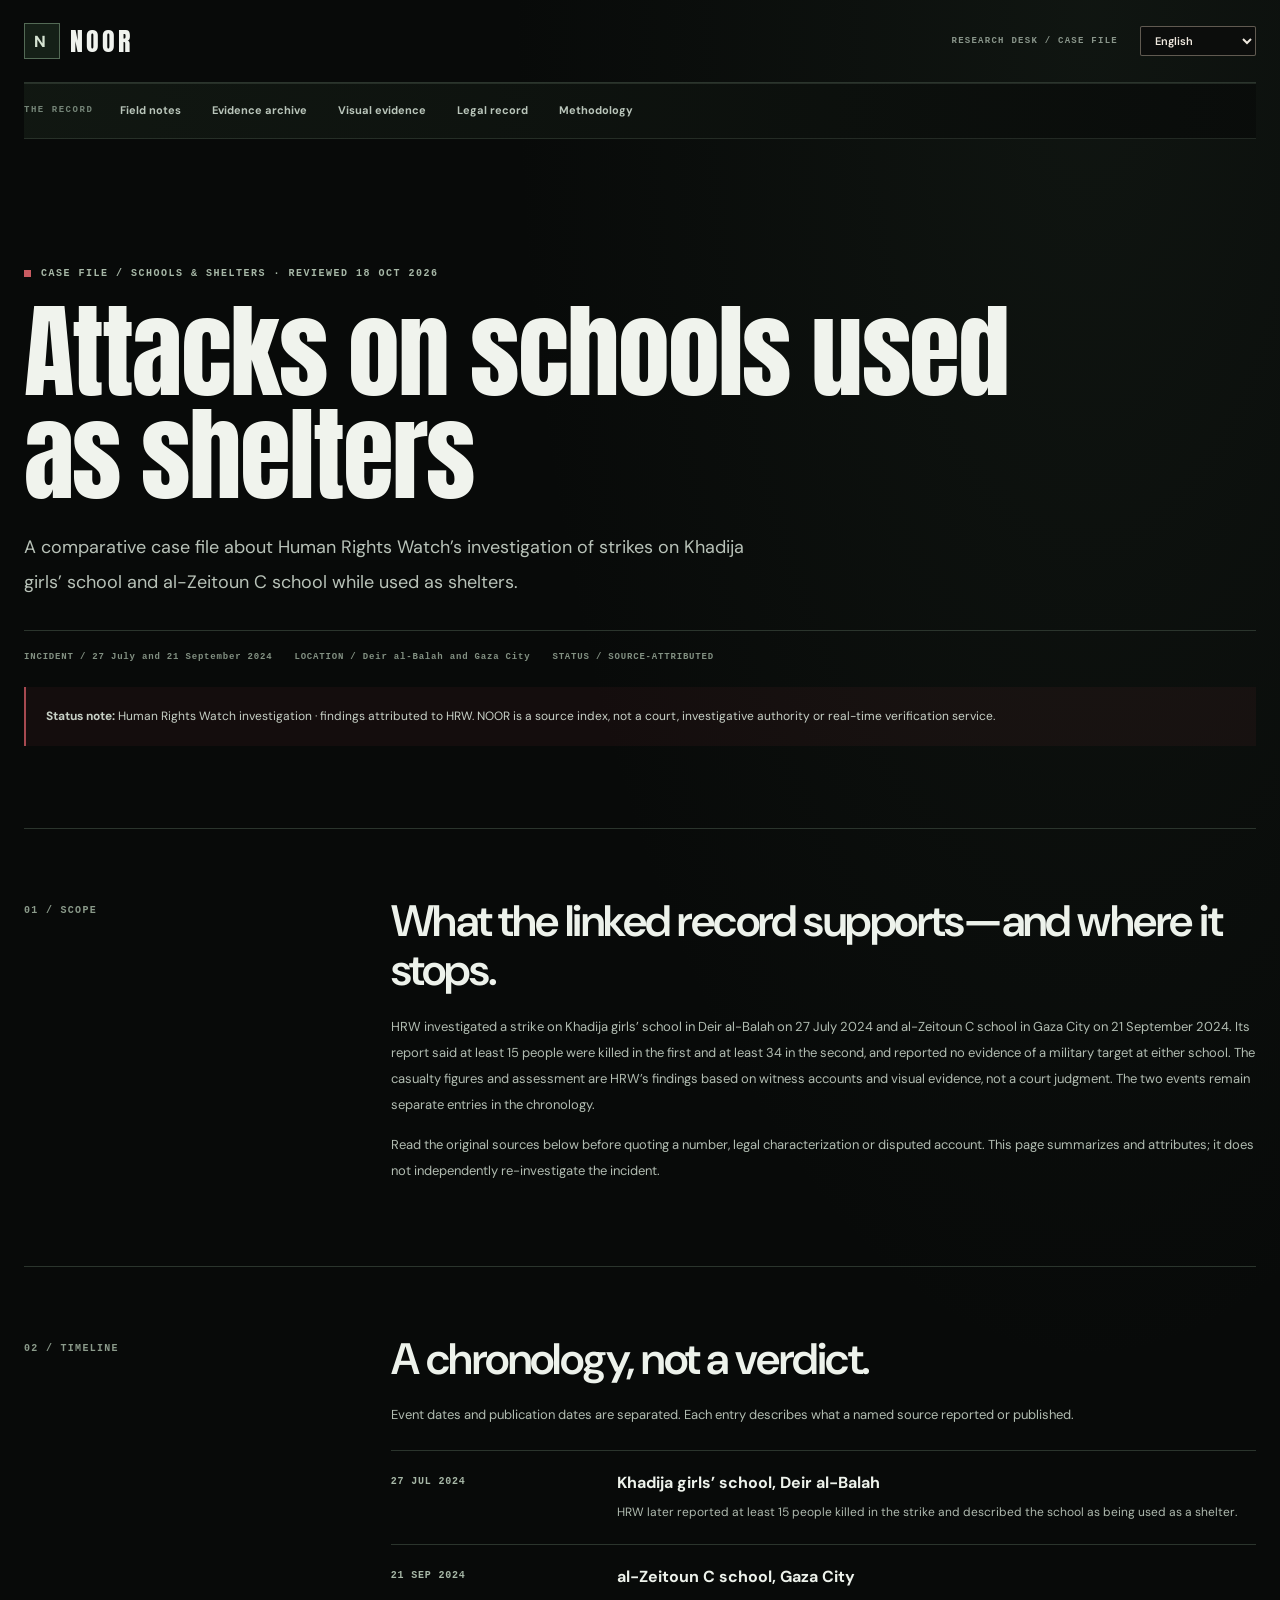
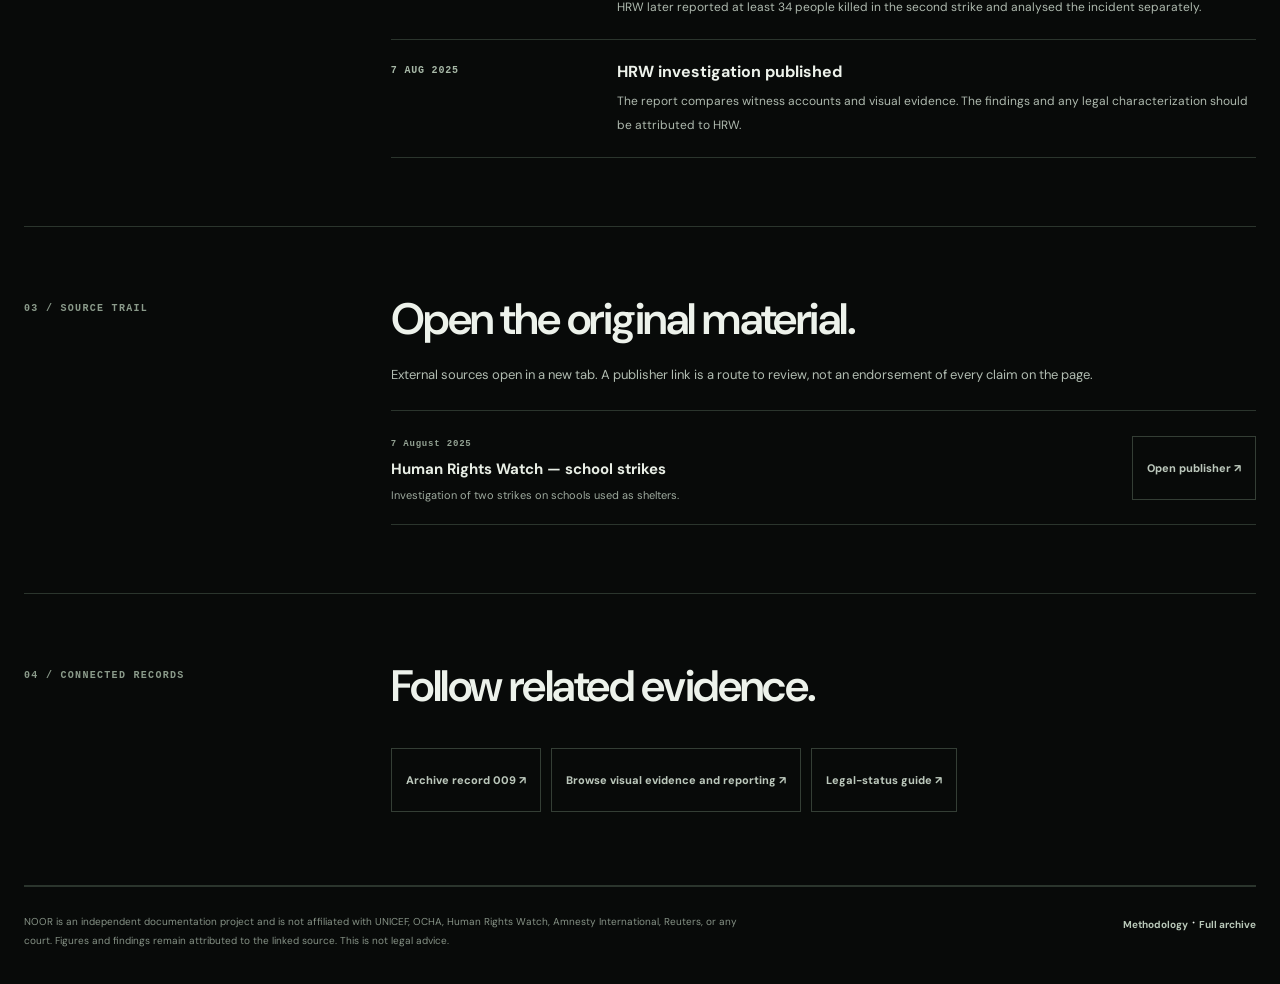
<file: case-school-shelters.html>
<!doctype html>
<html lang="en" dir="ltr">
<head>
<meta charset="utf-8"><meta name="viewport" content="width=device-width, initial-scale=1, viewport-fit=cover">
<meta name="theme-color" content="#080a09"><meta name="description" content="A comparative case file about Human Rights Watch’s investigation of strikes on Khadija girls’ school and al-Zeitoun C school while used as shelters.">
<meta property="og:type" content="article"><meta property="og:site_name" content="NOOR — A light for every child"><meta property="og:title" content="Attacks on schools used as shelters | NOOR Case File"><meta property="og:description" content="A comparative case file about Human Rights Watch’s investigation of strikes on Khadija girls’ school and al-Zeitoun C school while used as shelters.">
<link rel="canonical" href="https://gaza-zeta.vercel.app/case-school-shelters.html"><title>Attacks on schools used as shelters | NOOR Case File</title>
<link rel="preconnect" href="https://fonts.googleapis.com"><link rel="preconnect" href="https://fonts.gstatic.com" crossorigin>
<link href="https://fonts.googleapis.com/css2?family=Anton&family=Cairo:wght@400;600;700;800&family=DM+Sans:wght@400;500;600;700&display=swap" rel="stylesheet"><link rel="stylesheet" href="css/research.css">
  <link rel="stylesheet" href="css/i18n.css">
</head>
<body class="research-methodology-body research-case-body">
<a class="research-skip" href="#case-main">Skip to case file</a>
<div class="research-methodology-shell">
<header class="research-header"><a class="research-wordmark" href="index.html" aria-label="NOOR home"><span class="research-mark" aria-hidden="true">N</span><span>NOOR</span></a><div class="research-header-actions"><span class="research-header-label">RESEARCH DESK / CASE FILE</span><span class="noor-language-wrap">
          <label class="noor-sr-only" for="noor-language-select" data-en="Choose language" data-ar="اختر اللغة">Choose language</label>
          <select id="noor-language-select" class="noor-language-select" data-noor-language-select aria-label="Choose language" data-en-aria="Choose language">
            <option value="en">English</option>
            <option value="ar">العربية</option>
            <option value="fr">Français</option>
            <option value="es">Español</option>
            <option value="pt">Português</option>
            <option value="de">Deutsch</option>
          </select>
        </span></div></header>
<nav class="research-nav" aria-label="Evidence project navigation"><div class="research-nav-inner"><span class="research-nav-label">THE RECORD</span><a href="a-hard-pill-to-swallow.html">Field notes</a><a href="evidence-archive.html">Evidence archive</a><a href="visual-evidence.html">Visual evidence</a><a href="legal-record.html">Legal record</a><a href="methodology.html">Methodology</a></div></nav>
<main id="case-main">
<section class="research-hero"><p class="research-eyebrow">CASE FILE / SCHOOLS &amp; SHELTERS · REVIEWED 18 OCT 2026</p><h1>Attacks on schools used as shelters</h1><p class="research-hero-deck">A comparative case file about Human Rights Watch’s investigation of strikes on Khadija girls’ school and al-Zeitoun C school while used as shelters.</p><div class="research-hero-meta"><span>INCIDENT / 27 July and 21 September 2024</span><span>LOCATION / Deir al-Balah and Gaza City</span><span>STATUS / SOURCE-ATTRIBUTED</span></div><p class="research-caution"><strong>Status note:</strong> Human Rights Watch investigation · findings attributed to HRW. NOOR is a source index, not a court, investigative authority or real-time verification service.</p></section>
<section class="research-method-section"><p class="research-section-index">01 / SCOPE</p><div class="research-method-content"><h2>What the linked record supports—and where it stops.</h2><p>HRW investigated a strike on Khadija girls’ school in Deir al-Balah on 27 July 2024 and al-Zeitoun C school in Gaza City on 21 September 2024. Its report said at least 15 people were killed in the first and at least 34 in the second, and reported no evidence of a military target at either school. The casualty figures and assessment are HRW’s findings based on witness accounts and visual evidence, not a court judgment. The two events remain separate entries in the chronology.</p><p>Read the original sources below before quoting a number, legal characterization or disputed account. This page summarizes and attributes; it does not independently re-investigate the incident.</p></div></section>
<section class="research-method-section"><p class="research-section-index">02 / TIMELINE</p><div class="research-method-content"><h2>A chronology, not a verdict.</h2><p>Event dates and publication dates are separated. Each entry describes what a named source reported or published.</p><ol class="research-timeline"><li class="research-timeline-item"><p class="research-timeline-date">27 JUL 2024</p><div><h3>Khadija girls’ school, Deir al-Balah</h3><p>HRW later reported at least 15 people killed in the strike and described the school as being used as a shelter.</p></div></li><li class="research-timeline-item"><p class="research-timeline-date">21 SEP 2024</p><div><h3>al-Zeitoun C school, Gaza City</h3><p>HRW later reported at least 34 people killed in the second strike and analysed the incident separately.</p></div></li><li class="research-timeline-item"><p class="research-timeline-date">7 AUG 2025</p><div><h3>HRW investigation published</h3><p>The report compares witness accounts and visual evidence. The findings and any legal characterization should be attributed to HRW.</p></div></li></ol></div></section>
<section class="research-method-section"><p class="research-section-index">03 / SOURCE TRAIL</p><div class="research-method-content"><h2>Open the original material.</h2><p>External sources open in a new tab. A publisher link is a route to review, not an endorsement of every claim on the page.</p><ul class="research-source-list"><li class="research-source-item"><div><span class="research-source-date">7 August 2025</span><h3>Human Rights Watch — school strikes</h3><p>Investigation of two strikes on schools used as shelters.</p></div><a class="research-page-link research-page-link-secondary" href="https://www.hrw.org/news/2025/08/07/gaza-israeli-school-strikes-magnify-civilian-peril" target="_blank" rel="noopener noreferrer">Open publisher ↗</a></li></ul></div></section>
<section class="research-method-section"><p class="research-section-index">04 / CONNECTED RECORDS</p><div class="research-method-content"><h2>Follow related evidence.</h2><div class="research-page-links"><a class="research-page-link research-page-link-secondary" href="evidence-archive.html">Archive record 009 ↗</a><a class="research-page-link research-page-link-secondary" href="visual-evidence.html">Browse visual evidence and reporting ↗</a><a class="research-page-link research-page-link-secondary" href="legal-record.html">Legal-status guide ↗</a></div></div></section>
</main>
<footer class="research-footer"><p>NOOR is an independent documentation project and is not affiliated with UNICEF, OCHA, Human Rights Watch, Amnesty International, Reuters, or any court. Figures and findings remain attributed to the linked source. This is not legal advice.</p><div><a href="methodology.html">Methodology</a> · <a href="evidence-archive.html">Full archive</a></div></footer>
</div>  <script src="js/i18n-content.js" defer></script>
  <script src="js/i18n.js" defer></script>
</body></html>
</file>
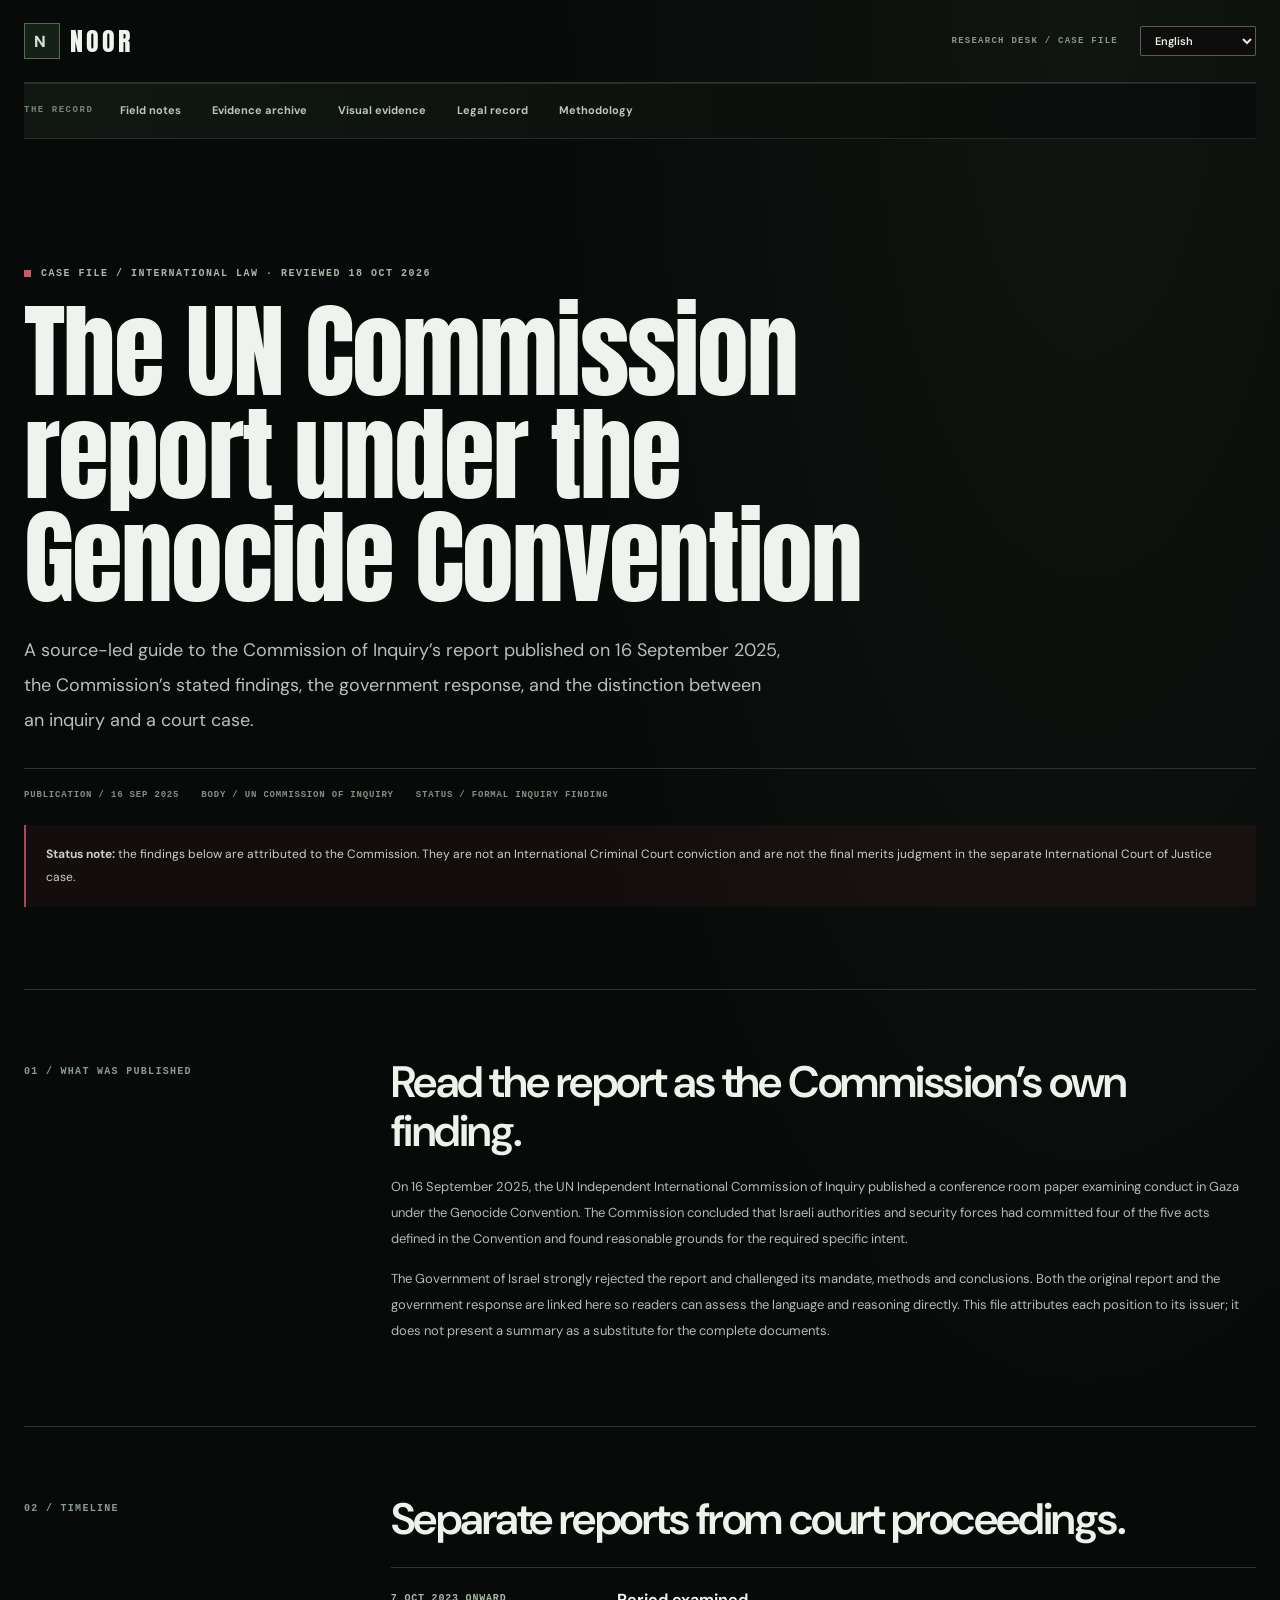
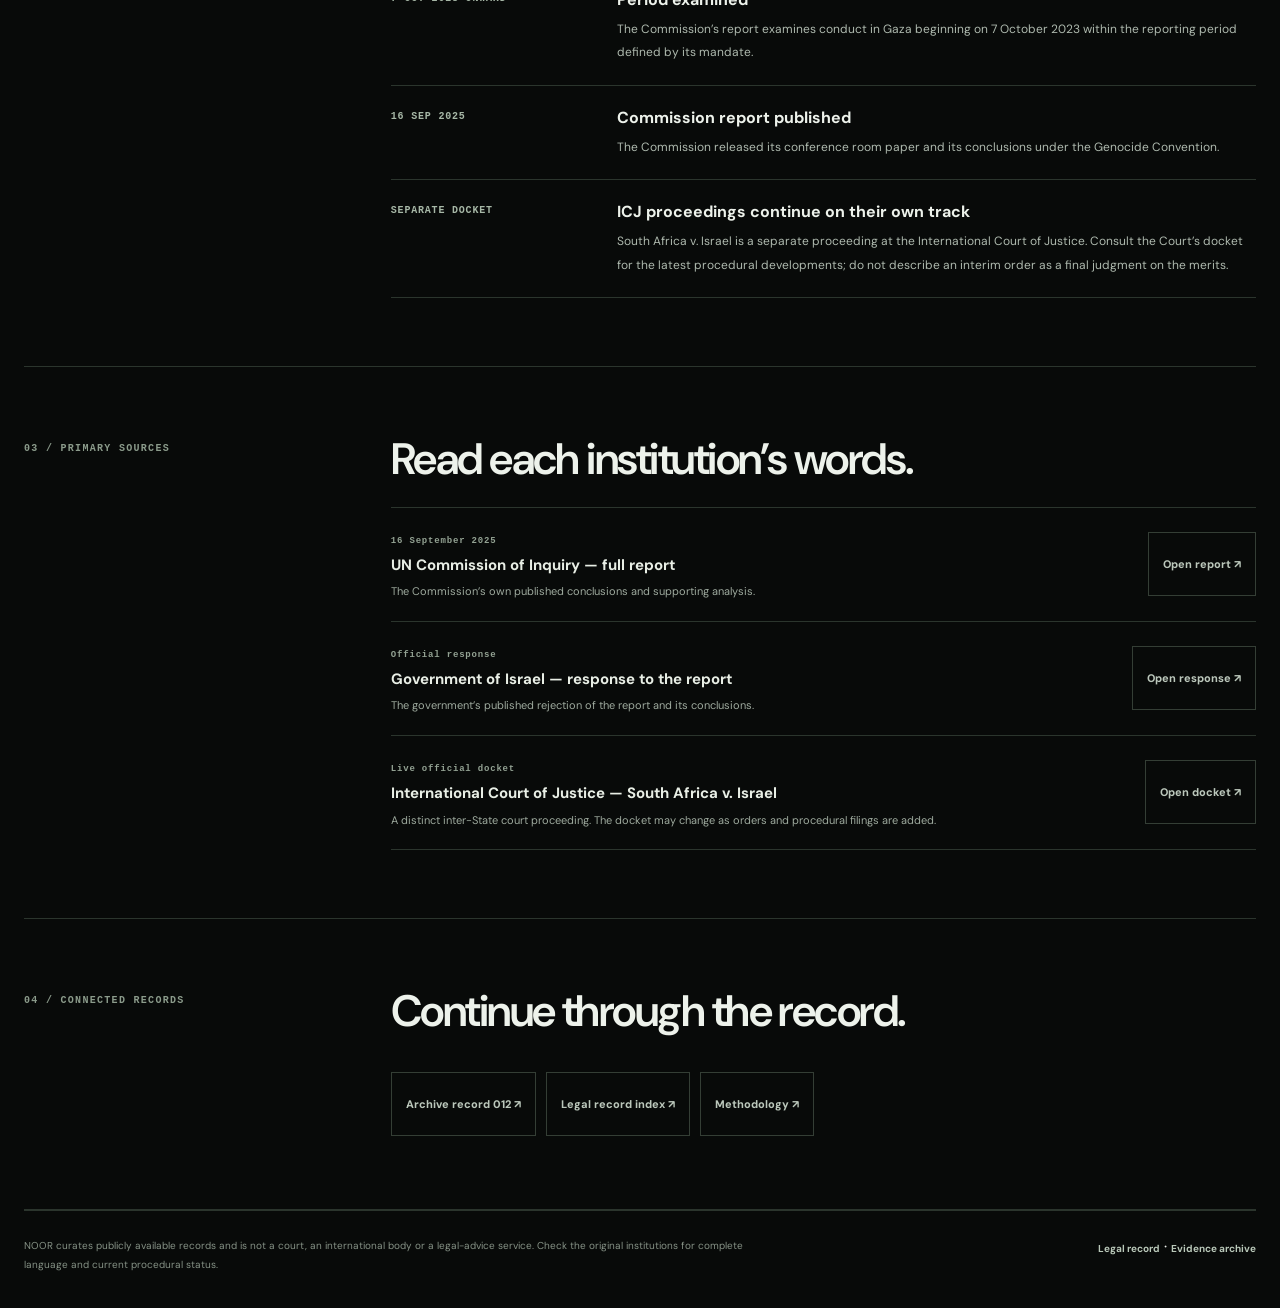
<file: case-un-commission.html>
<!doctype html>
<html lang="en" dir="ltr"><head><meta charset="utf-8"><meta name="viewport" content="width=device-width, initial-scale=1, viewport-fit=cover"><meta name="theme-color" content="#080a09"><meta name="description" content="A source-linked guide to the UN Commission of Inquiry's September 2025 report under the Genocide Convention, Israel's response, and separate court proceedings."><link rel="canonical" href="https://gaza-zeta.vercel.app/case-un-commission.html"><title>UN Commission report | NOOR Case File</title><link rel="preconnect" href="https://fonts.googleapis.com"><link rel="preconnect" href="https://fonts.gstatic.com" crossorigin><link href="https://fonts.googleapis.com/css2?family=Anton&family=Cairo:wght@400;600;700;800&family=DM+Sans:wght@400;500;600;700&display=swap" rel="stylesheet"><link rel="stylesheet" href="css/research.css">  <link rel="stylesheet" href="css/i18n.css">
</head>
<body class="research-methodology-body research-case-body"><a class="research-skip" href="#case-main">Skip to case file</a><div class="research-methodology-shell"><header class="research-header"><a class="research-wordmark" href="index.html" aria-label="NOOR home"><span class="research-mark" aria-hidden="true">N</span><span>NOOR</span></a><div class="research-header-actions"><span class="research-header-label">RESEARCH DESK / CASE FILE</span><span class="noor-language-wrap">
          <label class="noor-sr-only" for="noor-language-select" data-en="Choose language" data-ar="اختر اللغة">Choose language</label>
          <select id="noor-language-select" class="noor-language-select" data-noor-language-select aria-label="Choose language" data-en-aria="Choose language">
            <option value="en">English</option>
            <option value="ar">العربية</option>
            <option value="fr">Français</option>
            <option value="es">Español</option>
            <option value="pt">Português</option>
            <option value="de">Deutsch</option>
          </select>
        </span></div></header><nav class="research-nav" aria-label="Evidence project navigation"><div class="research-nav-inner"><span class="research-nav-label">THE RECORD</span><a href="a-hard-pill-to-swallow.html">Field notes</a><a href="evidence-archive.html">Evidence archive</a><a href="visual-evidence.html">Visual evidence</a><a href="legal-record.html">Legal record</a><a href="methodology.html">Methodology</a></div></nav>
<main id="case-main"><section class="research-hero"><p class="research-eyebrow">CASE FILE / INTERNATIONAL LAW · REVIEWED 18 OCT 2026</p><h1>The UN Commission report under the Genocide Convention</h1><p class="research-hero-deck">A source-led guide to the Commission of Inquiry’s report published on 16 September 2025, the Commission’s stated findings, the government response, and the distinction between an inquiry and a court case.</p><div class="research-hero-meta"><span>PUBLICATION / 16 SEP 2025</span><span>BODY / UN COMMISSION OF INQUIRY</span><span>STATUS / FORMAL INQUIRY FINDING</span></div><p class="research-caution"><strong>Status note:</strong> the findings below are attributed to the Commission. They are not an International Criminal Court conviction and are not the final merits judgment in the separate International Court of Justice case.</p></section>
<section class="research-method-section"><p class="research-section-index">01 / WHAT WAS PUBLISHED</p><div class="research-method-content"><h2>Read the report as the Commission’s own finding.</h2><p>On 16 September 2025, the UN Independent International Commission of Inquiry published a conference room paper examining conduct in Gaza under the Genocide Convention. The Commission concluded that Israeli authorities and security forces had committed four of the five acts defined in the Convention and found reasonable grounds for the required specific intent.</p><p>The Government of Israel strongly rejected the report and challenged its mandate, methods and conclusions. Both the original report and the government response are linked here so readers can assess the language and reasoning directly. This file attributes each position to its issuer; it does not present a summary as a substitute for the complete documents.</p></div></section>
<section class="research-method-section"><p class="research-section-index">02 / TIMELINE</p><div class="research-method-content"><h2>Separate reports from court proceedings.</h2><ol class="research-timeline"><li class="research-timeline-item"><p class="research-timeline-date">7 OCT 2023 ONWARD</p><div><h3>Period examined</h3><p>The Commission’s report examines conduct in Gaza beginning on 7 October 2023 within the reporting period defined by its mandate.</p></div></li><li class="research-timeline-item"><p class="research-timeline-date">16 SEP 2025</p><div><h3>Commission report published</h3><p>The Commission released its conference room paper and its conclusions under the Genocide Convention.</p></div></li><li class="research-timeline-item"><p class="research-timeline-date">SEPARATE DOCKET</p><div><h3>ICJ proceedings continue on their own track</h3><p>South Africa v. Israel is a separate proceeding at the International Court of Justice. Consult the Court’s docket for the latest procedural developments; do not describe an interim order as a final judgment on the merits.</p></div></li></ol></div></section>
<section class="research-method-section"><p class="research-section-index">03 / PRIMARY SOURCES</p><div class="research-method-content"><h2>Read each institution’s words.</h2><ul class="research-source-list"><li class="research-source-item"><div><span class="research-source-date">16 September 2025</span><h3>UN Commission of Inquiry — full report</h3><p>The Commission’s own published conclusions and supporting analysis.</p></div><a class="research-page-link research-page-link-secondary" href="https://www.un.org/unispal/document/commission-of-inquiry-report-genocide-in-gaza-a-hrc-60-crp-3/" target="_blank" rel="noopener noreferrer">Open report ↗</a></li><li class="research-source-item"><div><span class="research-source-date">Official response</span><h3>Government of Israel — response to the report</h3><p>The government’s published rejection of the report and its conclusions.</p></div><a class="research-page-link research-page-link-secondary" href="https://embassies.gov.il/ungeneva/en/node/9158" target="_blank" rel="noopener noreferrer">Open response ↗</a></li><li class="research-source-item"><div><span class="research-source-date">Live official docket</span><h3>International Court of Justice — South Africa v. Israel</h3><p>A distinct inter-State court proceeding. The docket may change as orders and procedural filings are added.</p></div><a class="research-page-link research-page-link-secondary" href="https://icj-web.leman-icc.cloud/case/192" target="_blank" rel="noopener noreferrer">Open docket ↗</a></li></ul></div></section>
<section class="research-method-section"><p class="research-section-index">04 / CONNECTED RECORDS</p><div class="research-method-content"><h2>Continue through the record.</h2><div class="research-page-links"><a class="research-page-link research-page-link-secondary" href="evidence-archive.html">Archive record 012 ↗</a><a class="research-page-link research-page-link-secondary" href="legal-record.html">Legal record index ↗</a><a class="research-page-link research-page-link-secondary" href="methodology.html">Methodology ↗</a></div></div></section>
</main><footer class="research-footer"><p>NOOR curates publicly available records and is not a court, an international body or a legal-advice service. Check the original institutions for complete language and current procedural status.</p><div><a href="legal-record.html">Legal record</a> · <a href="evidence-archive.html">Evidence archive</a></div></footer></div>  <script src="js/i18n-content.js" defer></script>
  <script src="js/i18n.js" defer></script>
</body></html>
</file>
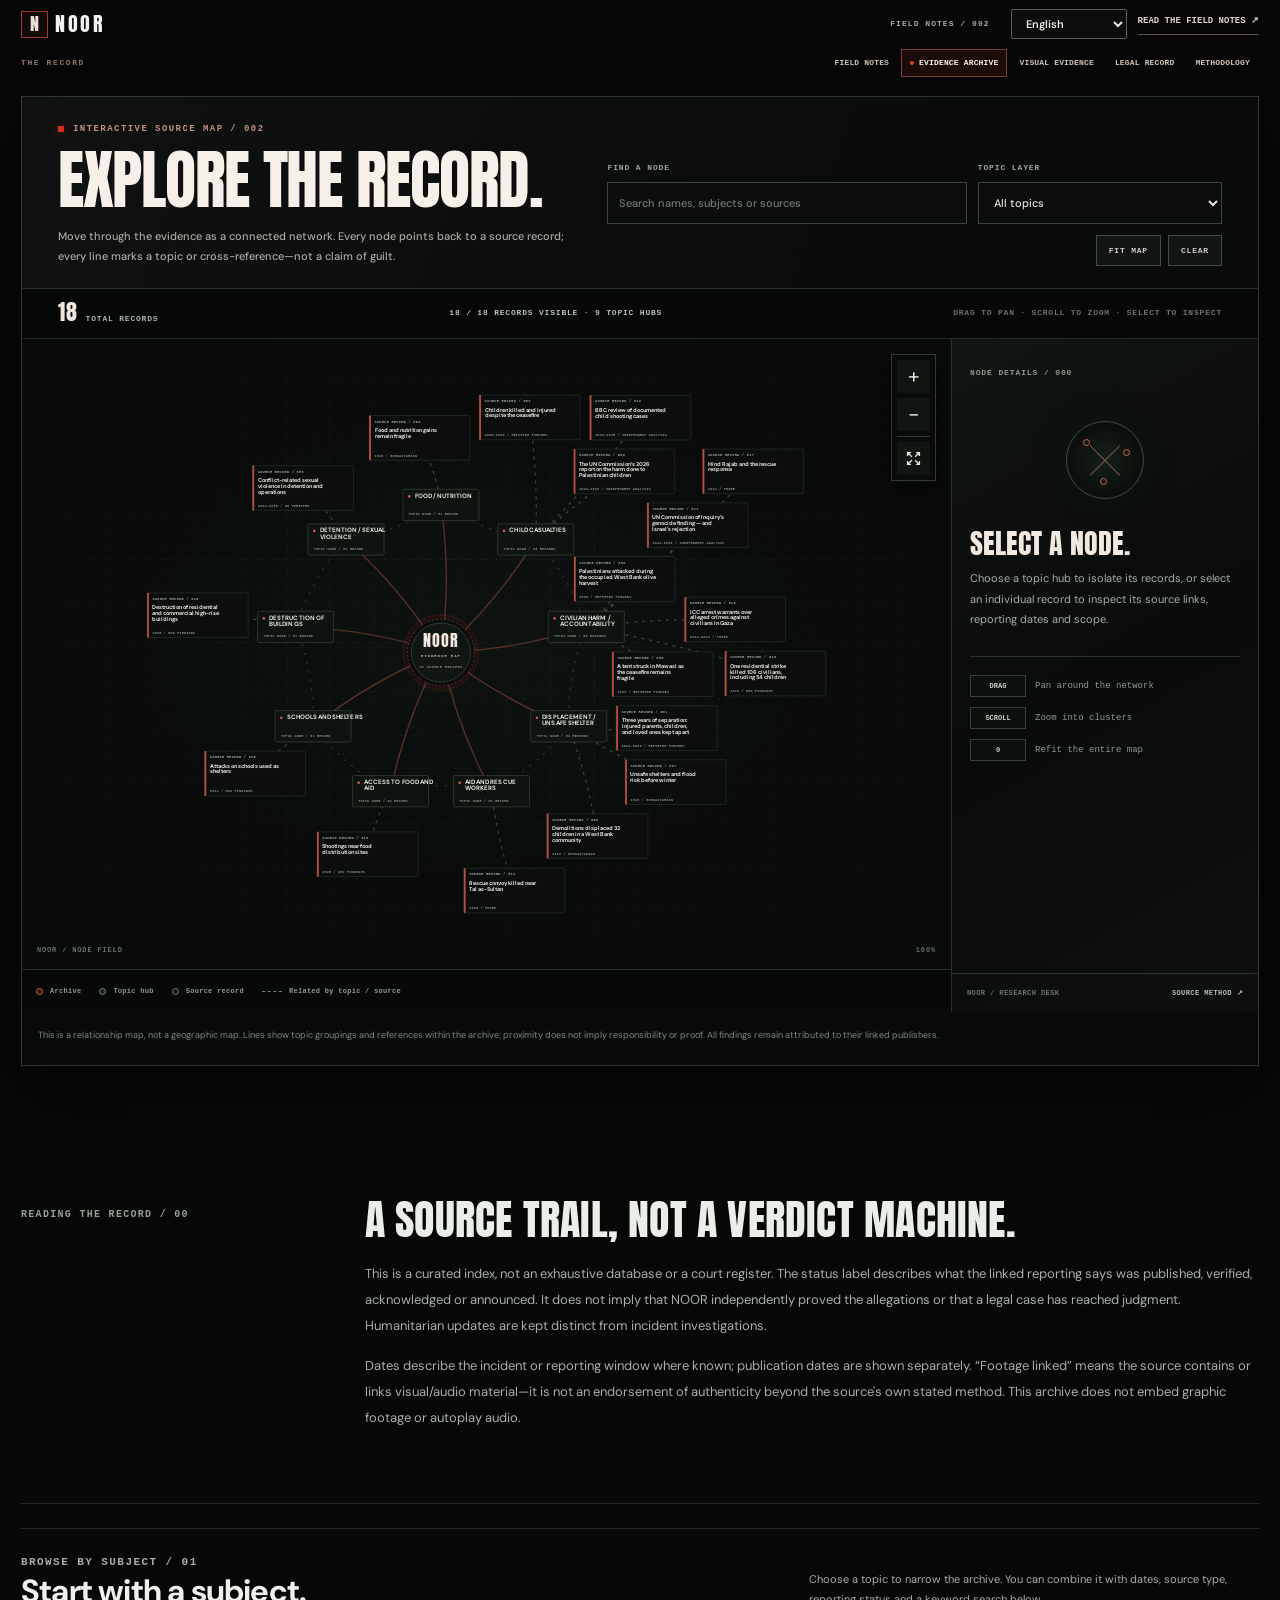
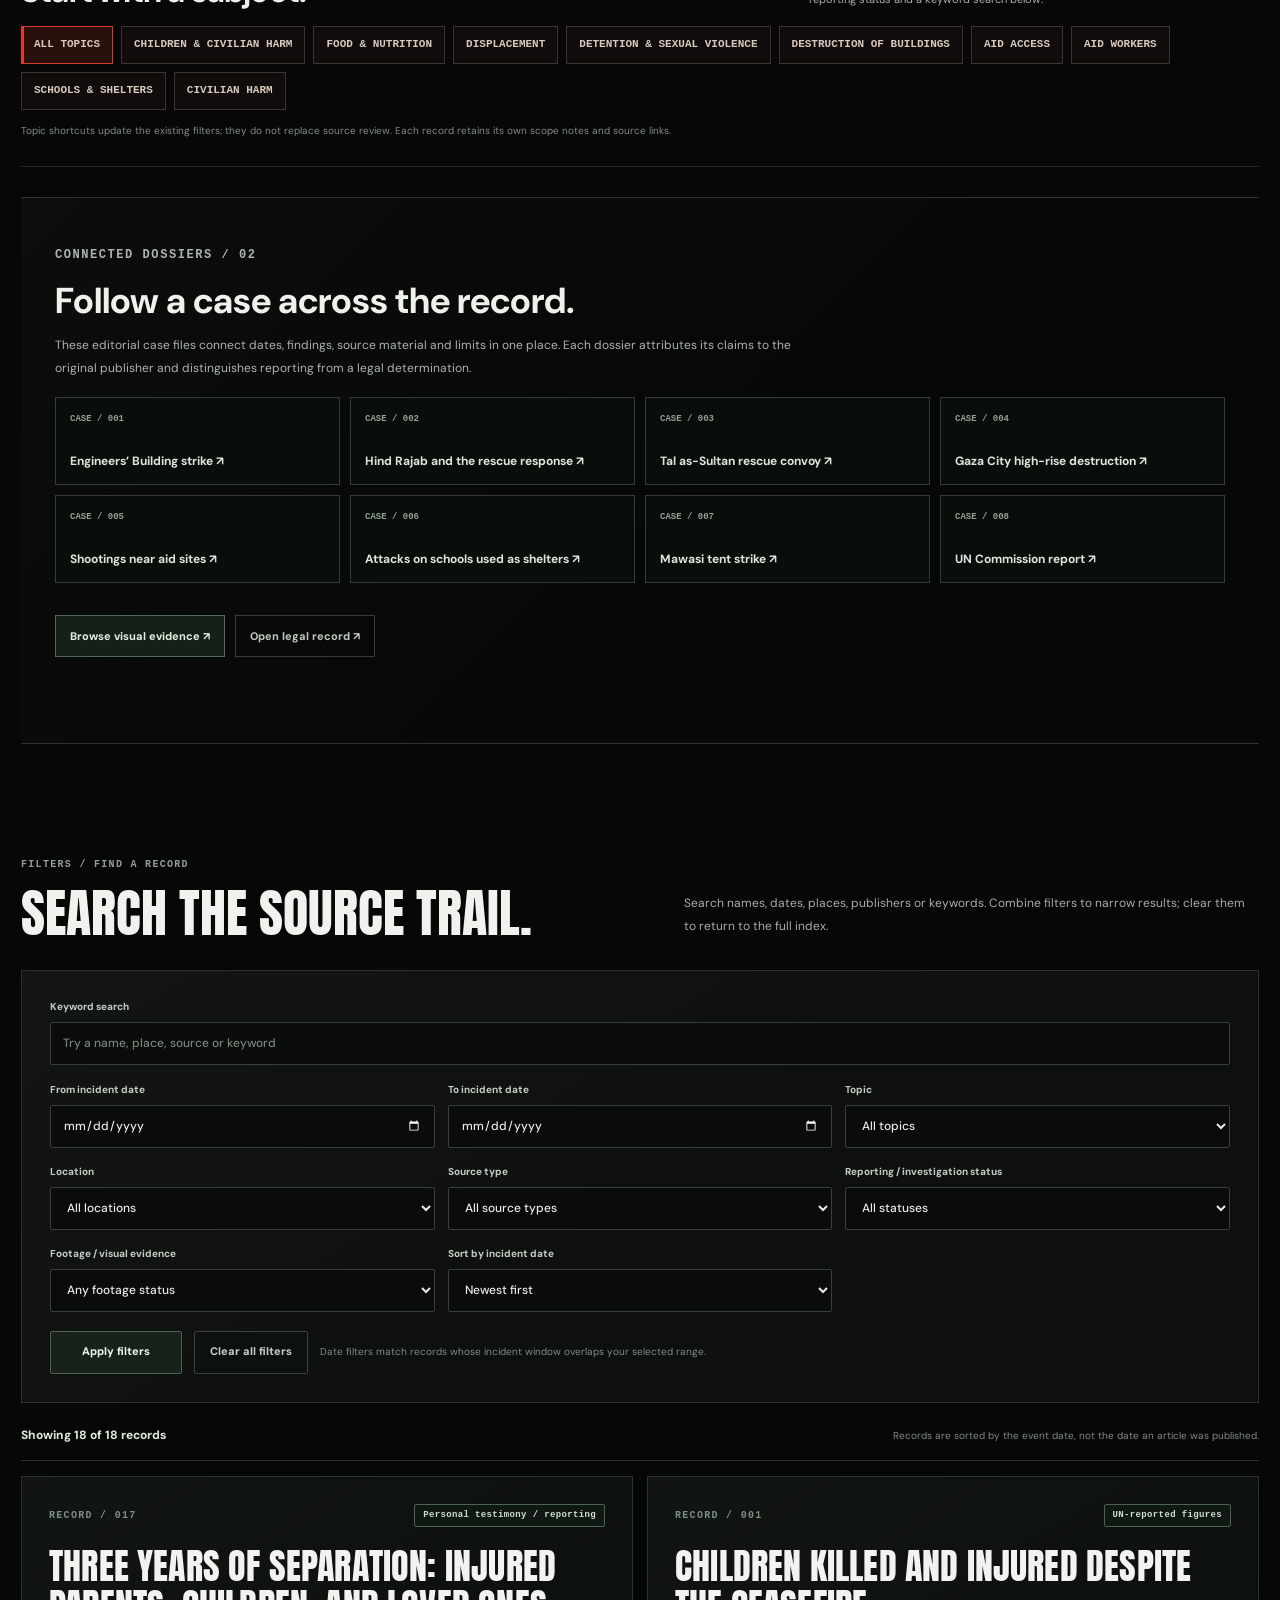
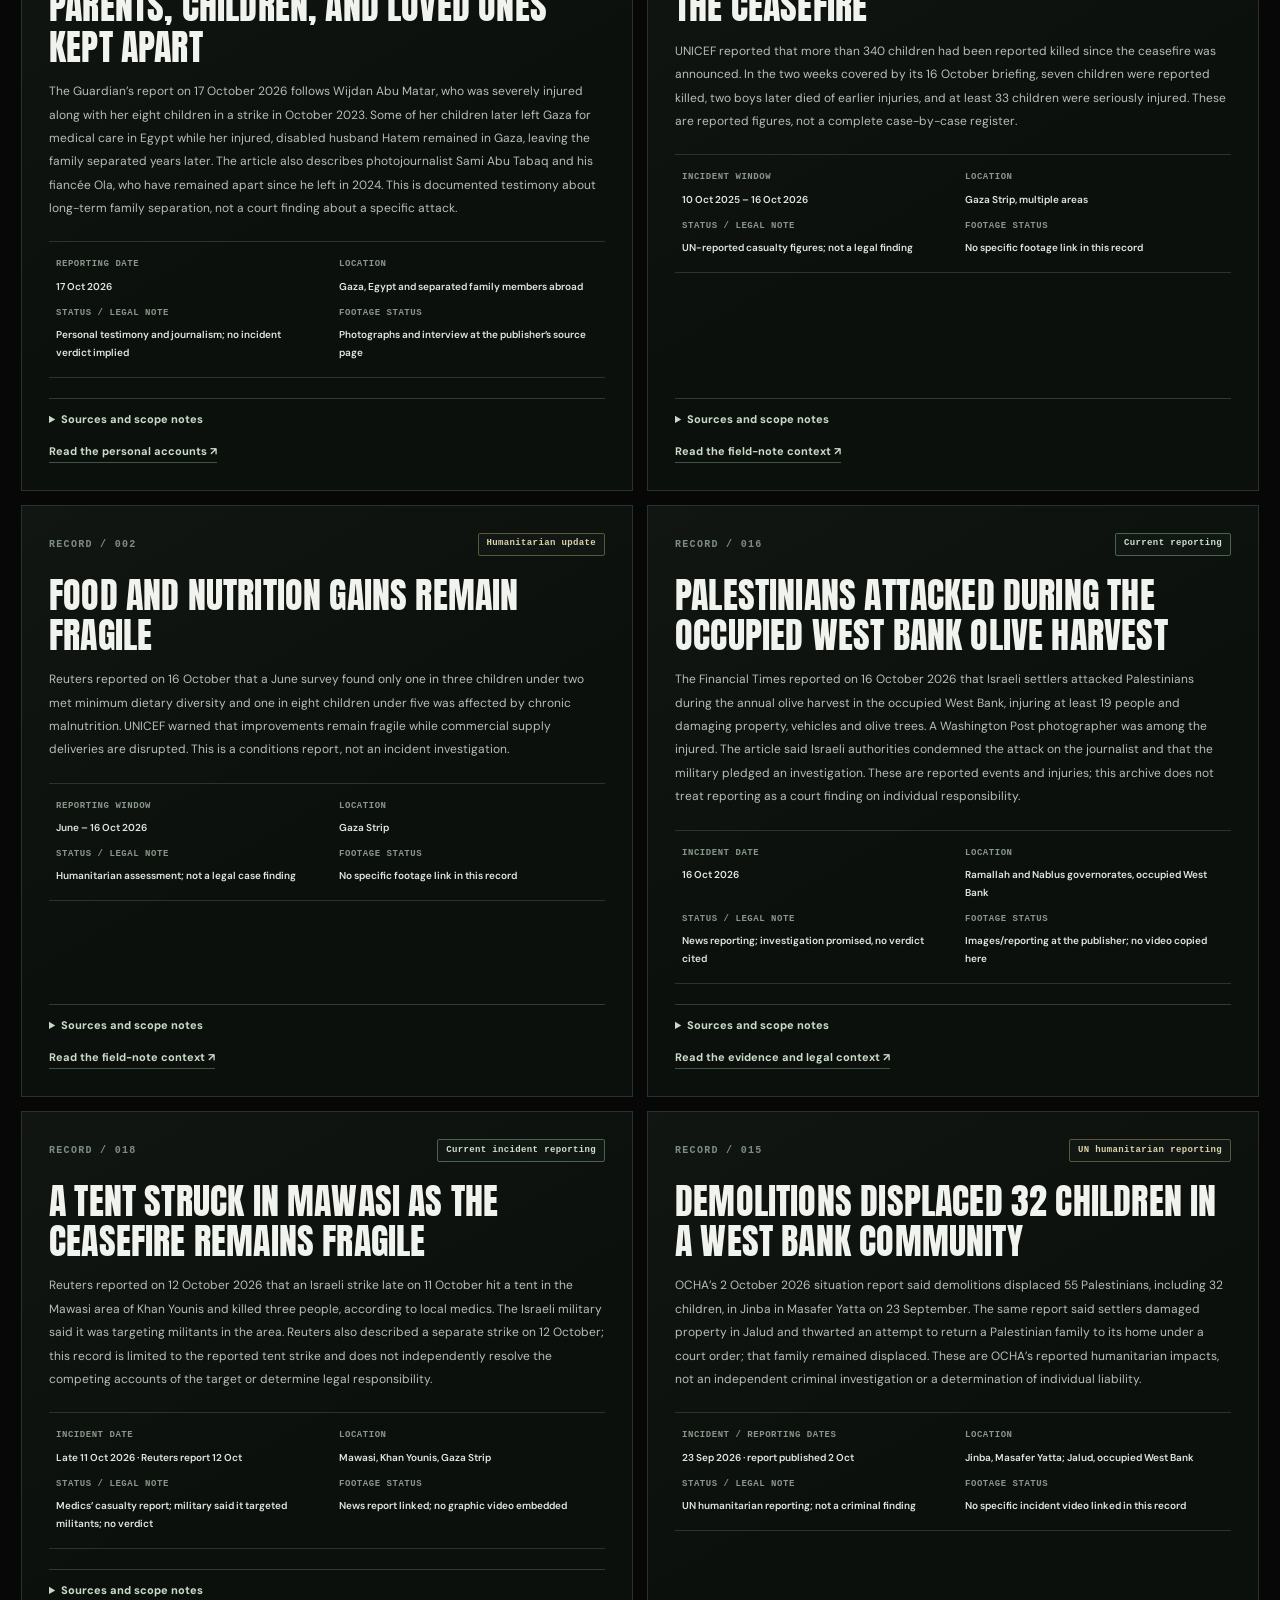
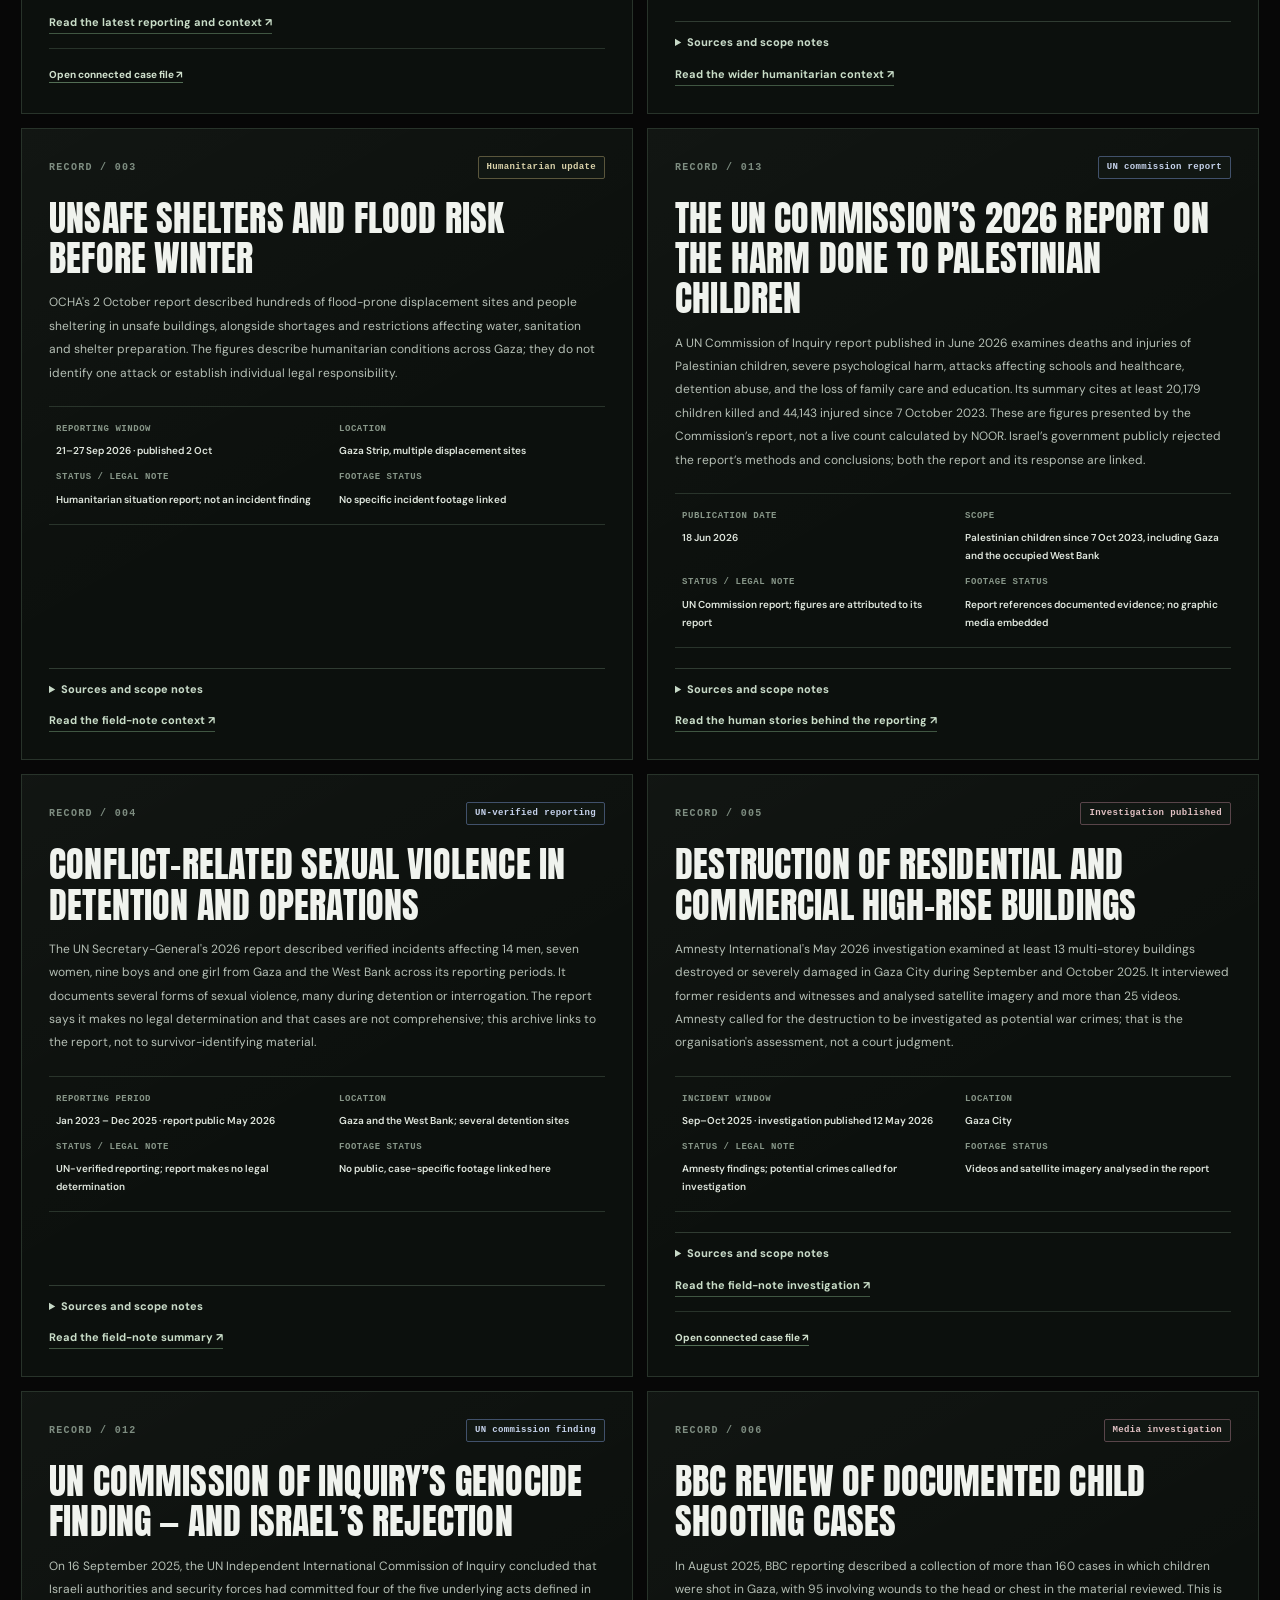
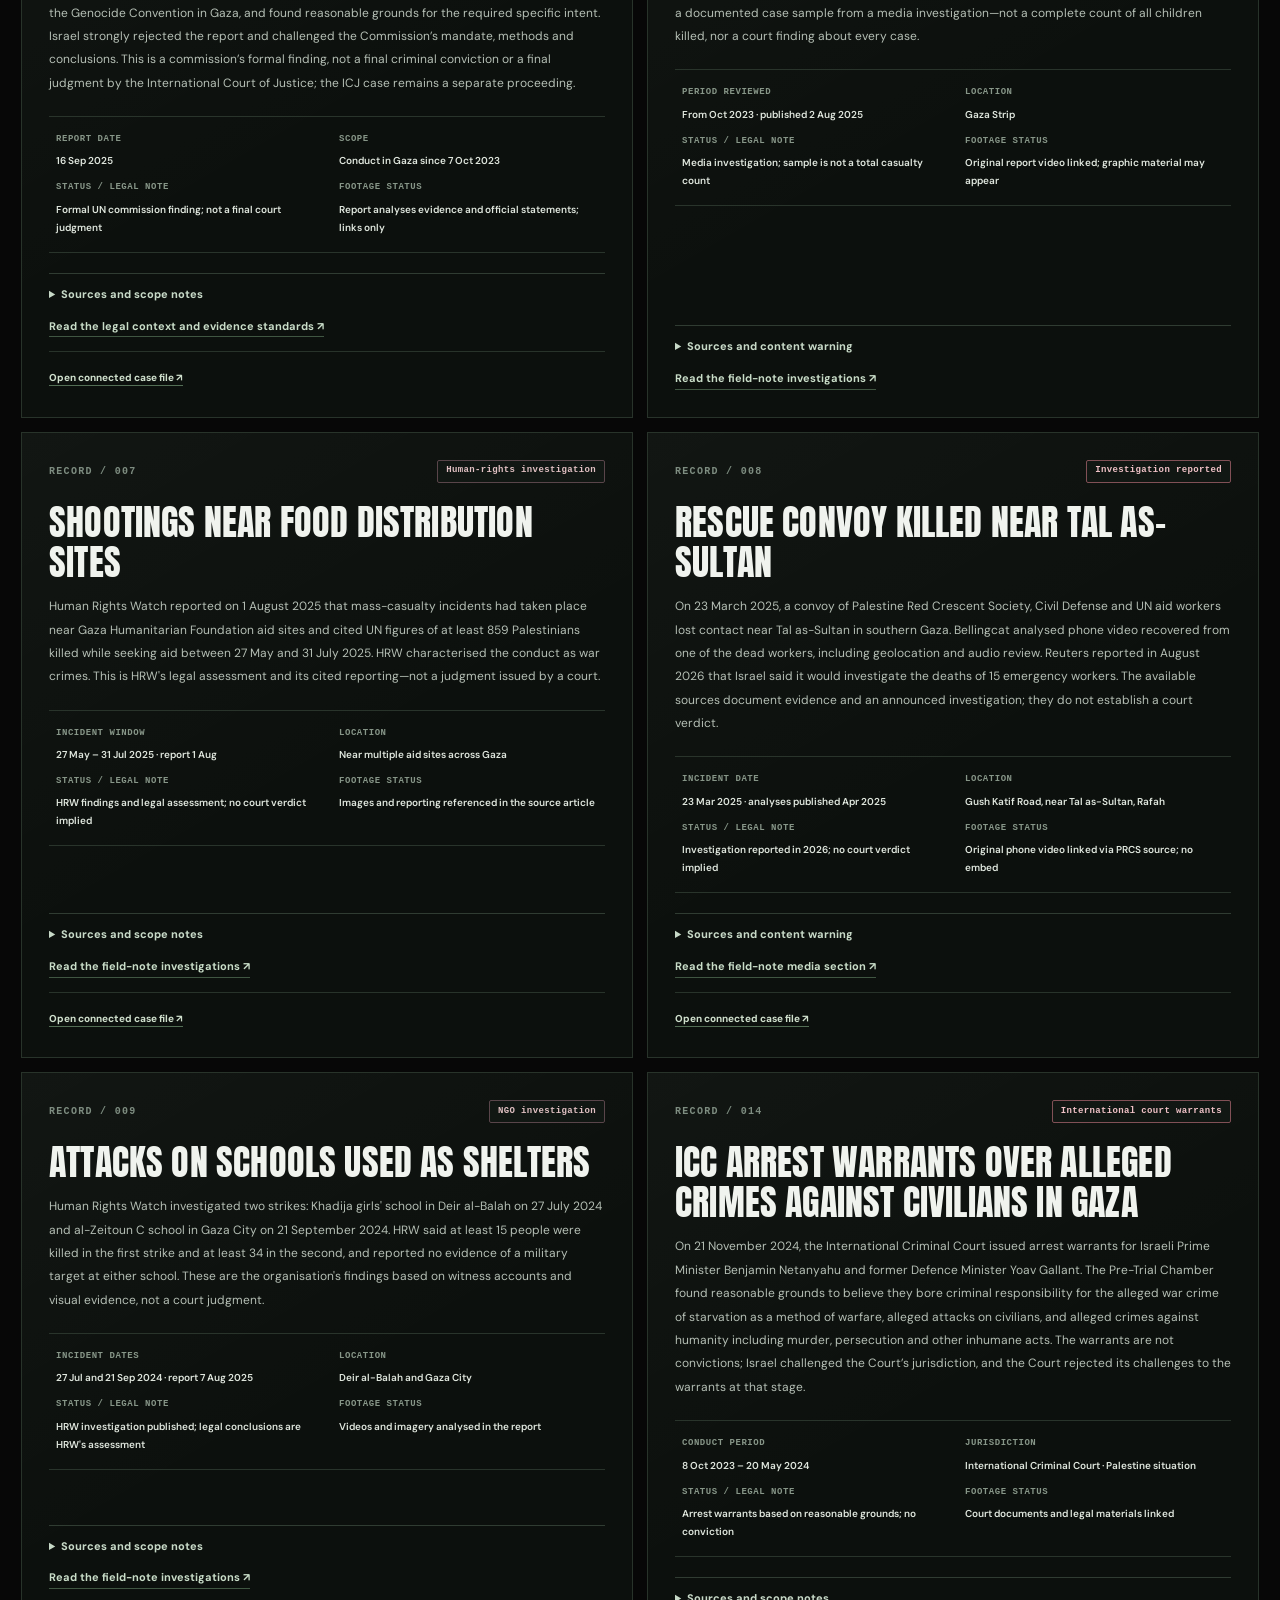
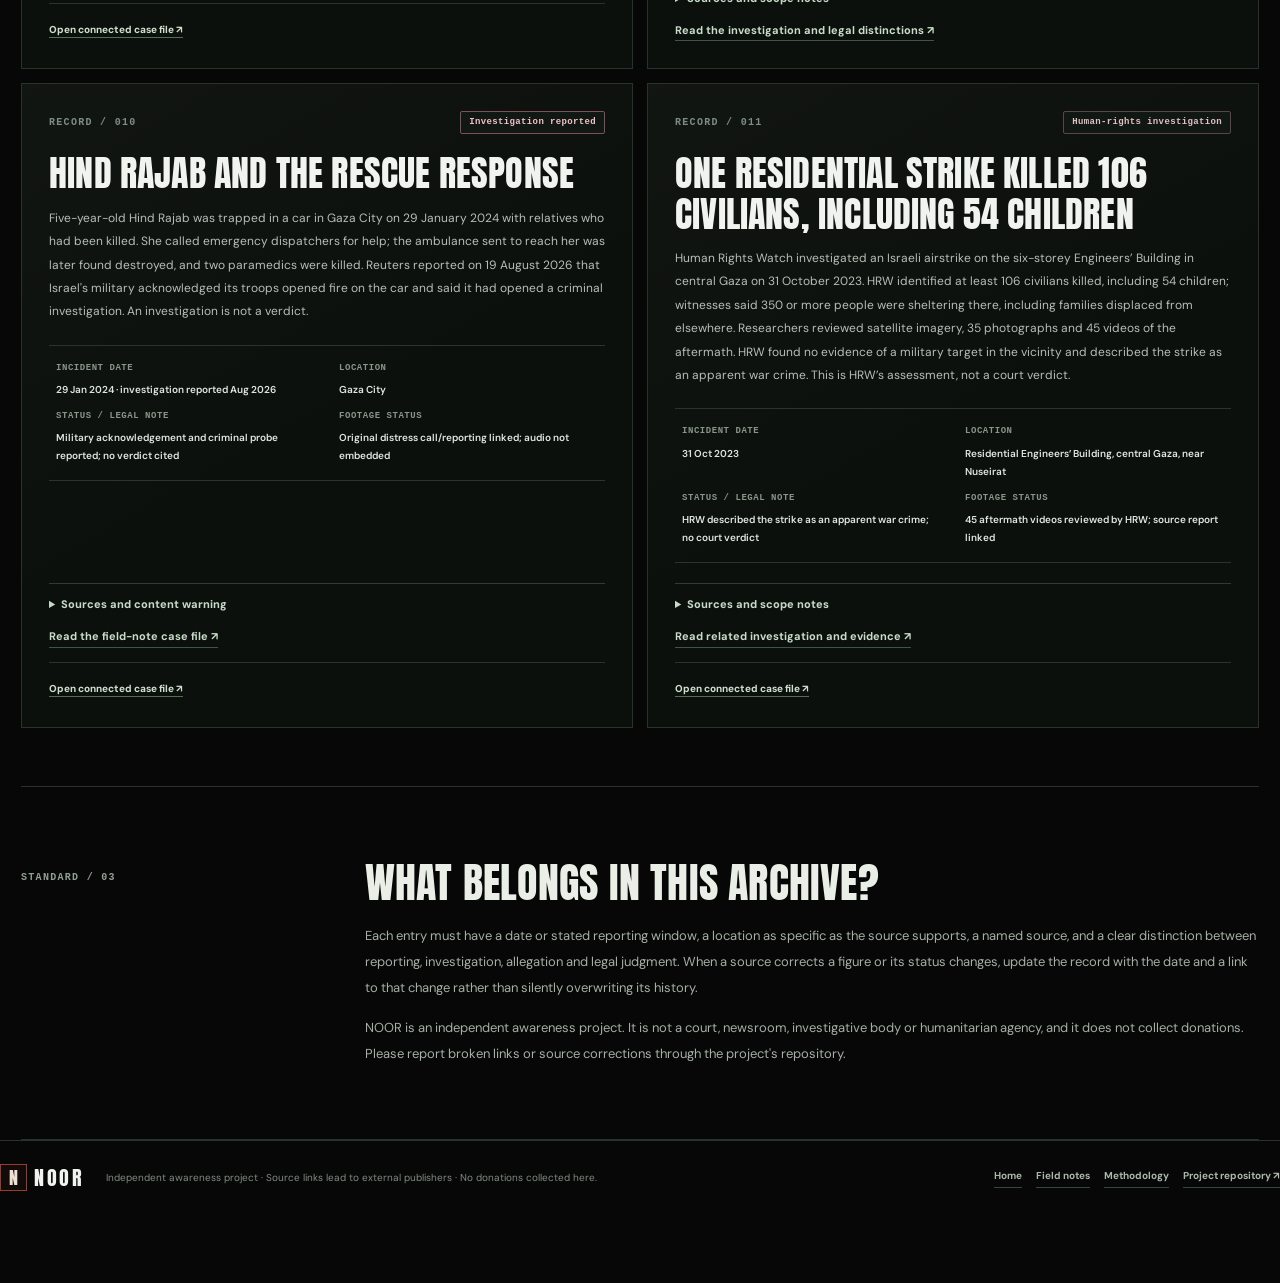
<file: evidence-archive.html>
<!doctype html>
<html lang="en" dir="ltr">
<head>
  <meta charset="utf-8">
  <meta name="viewport" content="width=device-width, initial-scale=1, viewport-fit=cover">
  <meta name="theme-color" content="#080a09">
  <meta name="description" content="A searchable, source-linked archive of documented incidents and humanitarian reporting about civilians and children in Gaza. Dates, locations, reporting status, source types and footage availability are clearly distinguished.">
  <meta name="robots" content="index,follow">
  <meta property="og:type" content="website">
  <meta property="og:site_name" content="NOOR — A light for every child">
  <meta property="og:title" content="Gaza Evidence Archive | NOOR Field Notes">
  <meta property="og:description" content="Search dated source records, incident locations, investigation status and links to original reporting. No footage auto-plays.">
  <meta property="og:url" content="https://gaza-zeta.vercel.app/evidence-archive.html">
  <meta property="og:image" content="https://raw.githubusercontent.com/64r3al/GAZA/main/assets/hero/child-receiving-a-meal.jpg">
  <meta property="og:image:alt" content="A child receiving a meal during a food distribution">
  <meta property="article:modified_time" content="2026-10-17T00:00:00Z">
  <meta name="twitter:card" content="summary_large_image">
  <meta name="twitter:title" content="Gaza Evidence Archive | NOOR Field Notes">
  <meta name="twitter:description" content="A searchable archive of dated incident reporting and source-linked evidence about Gaza.">
  <meta name="twitter:image" content="https://raw.githubusercontent.com/64r3al/GAZA/main/assets/hero/child-receiving-a-meal.jpg">
  <meta name="twitter:image:alt" content="A child receiving a meal during a food distribution">
  <link rel="canonical" href="https://gaza-zeta.vercel.app/evidence-archive.html">
  <title>Gaza Evidence Archive | NOOR Field Notes</title>
  <link rel="preconnect" href="https://fonts.googleapis.com">
  <link rel="preconnect" href="https://fonts.gstatic.com" crossorigin>
  <link href="https://fonts.googleapis.com/css2?family=Anton&family=Cairo:wght@400;600;700;800&family=DM+Sans:wght@400;500;600;700&display=swap" rel="stylesheet">
  <link rel="stylesheet" href="css/style.css">
  <link rel="stylesheet" href="css/archive.css">
  <link rel="stylesheet" href="css/research.css">
  <script src="js/archive.js" defer></script>
  <script src="js/archive-map-layout.js" defer></script>
  <script src="js/archive-map.js" defer></script>
  <link rel="stylesheet" href="css/i18n.css">
</head>
<body class="archive-body">
  <a class="archive-skip" href="#archive-main" data-en="Skip to archive" data-ar="انتقل إلى الأرشيف">Skip to archive</a>
  <div class="archive-shell">
    <header class="archive-header">
      <a class="archive-wordmark" href="index.html" aria-label="NOOR home"><span class="archive-mark" aria-hidden="true">N</span><span>NOOR</span></a>
      <div class="archive-header-right">
        <span class="archive-header-label" data-en="FIELD NOTES / 002" data-ar="ملاحظات ميدانية / 002">FIELD NOTES / 002</span>
        <span class="noor-language-wrap">
          <label class="noor-sr-only" for="noor-language-select" data-en="Choose language" data-ar="اختر اللغة">Choose language</label>
          <select id="noor-language-select" class="noor-language-select" data-noor-language-select aria-label="Choose language" data-en-aria="Choose language">
            <option value="en">English</option>
            <option value="ar">العربية</option>
            <option value="fr">Français</option>
            <option value="es">Español</option>
            <option value="pt">Português</option>
            <option value="de">Deutsch</option>
          </select>
        </span>
        <a class="archive-header-link" href="a-hard-pill-to-swallow.html" data-en="Read the field notes ↗" data-ar="اقرأ الملاحظات ↗">Read the field notes ↗</a>
      </div>
    </header>

    <nav class="research-nav" aria-label="Evidence project navigation" data-en-aria="Evidence project navigation" data-ar-aria="التنقّل في مشروع الأدلة">
      <div class="research-nav-inner">
        <span class="research-nav-label" data-en="THE RECORD" data-ar="السجل">THE RECORD</span>
        <a href="a-hard-pill-to-swallow.html" data-en="Field notes" data-ar="ملاحظات ميدانية">Field notes</a>
        <a href="evidence-archive.html" aria-current="page" data-en="Evidence archive" data-ar="أرشيف الأدلة">Evidence archive</a>
        <a href="visual-evidence.html" data-en="Visual evidence" data-ar="الأدلة المرئية">Visual evidence</a>
        <a href="legal-record.html" data-en="Legal record" data-ar="السجل القانوني">Legal record</a>
        <a href="methodology.html" data-en="Methodology" data-ar="المنهجية">Methodology</a>
      </div>
    </nav>

    <main id="archive-main">
<section class="archive-network-explorer" id="archive-network-explorer" aria-labelledby="archive-title">
  <header class="archive-network-head">
    <div class="archive-network-heading">
      <p class="archive-network-kicker"><span aria-hidden="true"></span><span data-en="INTERACTIVE SOURCE MAP / 002" data-ar="خريطة المصادر التفاعلية / ٠٠٢">INTERACTIVE SOURCE MAP / 002</span></p>
      <h1 id="archive-title" data-en="Explore the record." data-ar="استكشف السجل.">Explore the record.</h1>
      <p data-en="Move through the evidence as a connected network. Every node points back to a source record; every line marks a topic or cross-reference—not a claim of guilt." data-ar="تنقّل بين الأدلة كشبكة مترابطة. تشير كل عقدة إلى سجل مصدر، ويمثل كل خط موضوعاً أو إحالةً متقاطعة، وليس ادعاءً بالإدانة.">Move through the evidence as a connected network. Every node points back to a source record; every line marks a topic or cross-reference—not a claim of guilt.</p>
    </div>
    <div class="archive-network-tools">
      <label for="archive-map-query"><span data-en="FIND A NODE" data-ar="ابحث عن عقدة">FIND A NODE</span><input id="archive-map-query" type="search" autocomplete="off" placeholder="Search names, subjects or sources" data-en-placeholder="Search names, subjects or sources" data-ar-placeholder="ابحث عن أسماء أو مواضيع أو مصادر"></label>
      <label for="archive-map-topic"><span data-en="TOPIC LAYER" data-ar="طبقة الموضوع">TOPIC LAYER</span><select id="archive-map-topic"><option value="" data-en="All topics" data-ar="كل المواضيع">All topics</option><option value="child-casualties" data-en="Child casualties" data-ar="ضحايا من الأطفال">Child casualties</option><option value="civilian-harm" data-en="Civilian harm" data-ar="الأذى المدني">Civilian harm</option><option value="aid-workers" data-en="Aid and rescue workers" data-ar="عمال الإغاثة والإنقاذ">Aid and rescue workers</option><option value="schools-shelters" data-en="Schools and shelters" data-ar="المدارس والملاجئ">Schools and shelters</option><option value="aid-access" data-en="Access to food and aid" data-ar="الوصول إلى الغذاء والمساعدات">Access to food and aid</option><option value="detention" data-en="Detention / sexual violence" data-ar="الاحتجاز / العنف الجنسي">Detention / sexual violence</option><option value="destruction" data-en="Destruction of buildings" data-ar="تدمير المباني">Destruction of buildings</option><option value="food-nutrition" data-en="Food / nutrition" data-ar="الغذاء / التغذية">Food / nutrition</option><option value="displacement" data-en="Displacement / unsafe shelter" data-ar="النزوح / المأوى غير الآمن">Displacement / unsafe shelter</option></select></label>
      <div class="archive-map-top-actions"><button type="button" id="archive-map-fit-top" data-en="FIT MAP" data-ar="ملاءمة الخريطة">FIT MAP</button><button type="button" id="archive-map-clear" data-en="CLEAR" data-ar="مسح">CLEAR</button></div>
    </div>
  </header>
  <div class="archive-network-status">
    <span class="archive-network-total"><span class="archive-fact-number" id="archive-total">18</span><span data-en="TOTAL RECORDS" data-ar="إجمالي السجلات">TOTAL RECORDS</span></span><span id="archive-map-result-count" role="status" aria-live="polite"><strong>18</strong> / 18 RECORDS VISIBLE <i>·</i> 9 TOPIC HUBS</span>
    <span class="archive-network-hint" data-en="DRAG TO PAN · SCROLL TO ZOOM · SELECT TO INSPECT" data-ar="اسحب للتحريك · مرّر للتكبير · اختر للفحص">DRAG TO PAN · SCROLL TO ZOOM · SELECT TO INSPECT</span>
  </div>
  <div class="archive-network-workspace">
    <div class="archive-network-map-column">
      <div class="archive-network-viewport" id="archive-network-viewport" tabindex="0" role="application" aria-label="Interactive evidence relationship map. Drag to move the map, scroll to zoom, use arrow keys to pan, plus and minus to zoom, and zero to fit the map.">
        <div class="archive-network-map-grid" aria-hidden="true"></div>
        <svg id="archive-network-svg" viewBox="0 0 1600 1000" preserveAspectRatio="xMidYMid meet" role="img" aria-labelledby="archive-map-svg-title archive-map-svg-desc">
          <title id="archive-map-svg-title">NOOR interactive evidence relationship map</title>
          <desc id="archive-map-svg-desc">A web of topic clusters connected to the central archive. Select a record node to see its summary and original sources.</desc>
          <defs>
            <pattern id="archive-map-dots" width="24" height="24" patternUnits="userSpaceOnUse"><circle cx="1" cy="1" r="1" fill="#657069" fill-opacity=".3"></circle></pattern>
            <filter id="archive-map-glow" x="-100%" y="-100%" width="300%" height="300%"><feGaussianBlur stdDeviation="4" result="blur"></feGaussianBlur><feMerge><feMergeNode in="blur"></feMergeNode><feMergeNode in="SourceGraphic"></feMergeNode></feMerge></filter>
          </defs>
          <rect x="0" y="0" width="1600" height="1000" fill="url(#archive-map-dots)" aria-hidden="true"></rect>
          <g id="archive-network-world"></g>
        </svg>
        <div class="archive-network-map-controls" aria-label="Map zoom controls">
          <button type="button" id="archive-map-zoom-in" aria-label="Zoom in" title="Zoom in">+</button>
          <button type="button" id="archive-map-zoom-out" aria-label="Zoom out" title="Zoom out">−</button>
          <span aria-hidden="true"></span>
          <button type="button" id="archive-map-fit" aria-label="Fit all nodes in view" title="Fit all nodes in view"><svg viewBox="0 0 20 20" aria-hidden="true"><path d="M3 7V3h4M13 3h4v4M17 13v4h-4M7 17H3v-4M3 3l5 5M17 3l-5 5M17 17l-5-5M3 17l5-5" fill="none" stroke="currentColor" stroke-width="1.5"></path></svg></button>
        </div>
        <div class="archive-network-scale"><span>NOOR / NODE FIELD</span><span id="archive-map-zoom-level">100%</span></div>
      </div>
      <div class="archive-network-legend" aria-label="Map legend">
        <span><i class="archive-legend-dot archive-legend-central"></i><b data-en="Archive" data-ar="الأرشيف">Archive</b></span>
        <span><i class="archive-legend-dot archive-legend-topic"></i><b data-en="Topic hub" data-ar="محور موضوع">Topic hub</b></span>
        <span><i class="archive-legend-dot archive-legend-record"></i><b data-en="Source record" data-ar="سجل المصدر">Source record</b></span>
        <span><i class="archive-legend-line"></i><b data-en="Related by topic / source" data-ar="ترابط حسب الموضوع / المصدر">Related by topic / source</b></span>
      </div>
    </div>
    <aside class="archive-network-details" id="archive-network-details" aria-label="Selected node details">
      <div id="archive-map-empty-state" class="archive-map-empty-state">
        <span class="archive-detail-index">NODE DETAILS / 000</span>
        <div class="archive-map-empty-mark" aria-hidden="true"><span></span><span></span><span></span></div>
        <h2 data-en="Select a node." data-ar="اختر عقدة.">Select a node.</h2>
        <p data-en="Choose a topic hub to isolate its records, or select an individual record to inspect its source links, reporting dates and scope." data-ar="اختر محور موضوع لعزل سجلاته، أو اختر سجلاً فردياً لفحص روابط مصادره وتواريخ التقرير ونطاقه.">Choose a topic hub to isolate its records, or select an individual record to inspect its source links, reporting dates and scope.</p>
        <div class="archive-map-gesture-list"><span><kbd>DRAG</kbd> Pan around the network</span><span><kbd>SCROLL</kbd> Zoom into clusters</span><span><kbd>0</kbd> Refit the entire map</span></div>
      </div>
      <div id="archive-map-selected" hidden>
        <div class="archive-map-detail-top"><span class="archive-detail-index" id="archive-map-detail-index">SOURCE RECORD / 000</span><button type="button" id="archive-map-deselect" aria-label="Close node details">×</button></div>
        <p class="archive-map-detail-type" id="archive-map-detail-type">SOURCE RECORD</p>
        <h2 id="archive-map-detail-title">Selected record</h2>
        <div class="archive-map-detail-meta" id="archive-map-detail-meta"></div>
        <p class="archive-map-detail-summary" id="archive-map-detail-summary"></p>
        <div class="archive-map-detail-actions" id="archive-map-detail-actions"></div>
        <div class="archive-map-source-wrap"><p class="archive-map-source-heading" data-en="SOURCE TRAIL" data-ar="مسار المصادر">SOURCE TRAIL</p><div class="archive-map-source-links" id="archive-map-source-links"></div></div>
      </div>
      <div class="archive-network-details-footer"><span>NOOR / RESEARCH DESK</span><a href="methodology.html" data-en="SOURCE METHOD ↗" data-ar="منهجية المصادر ↗">SOURCE METHOD ↗</a></div>
    </aside>
  </div>
  <p class="archive-network-map-note" data-en="This is a relationship map, not a geographic map. Lines show topic groupings and references within the archive; proximity does not imply responsibility or proof. All findings remain attributed to their linked publishers." data-ar="هذه خريطة للعلاقات وليست خريطة جغرافية. تُظهر الخطوط تجميعات الموضوع والإحالات داخل الأرشيف؛ ولا يعني التقارب إثبات المسؤولية أو صحة الادعاء. وتظل جميع النتائج منسوبة إلى ناشريها المرتبطين.">This is a relationship map, not a geographic map. Lines show topic groupings and references within the archive; proximity does not imply responsibility or proof. All findings remain attributed to their linked publishers.</p>
</section>

<section class="archive-method" aria-labelledby="method-title">
        <p class="archive-section-index" data-en="READING THE RECORD / 00" data-ar="كيفية قراءة السجلات / 00">READING THE RECORD / 00</p>
        <div>
          <h2 id="method-title" data-en="A source trail, not a verdict machine." data-ar="مسار للمصادر، لا أداة لإصدار الأحكام.">A source trail, not a verdict machine.</h2>
          <p data-en="This is a curated index, not an exhaustive database or a court register. The status label describes what the linked reporting says was published, verified, acknowledged or announced. It does not imply that NOOR independently proved the allegations or that a legal case has reached judgment. Humanitarian updates are kept distinct from incident investigations." data-ar="هذا فهرس مختار، وليس قاعدة بيانات شاملة أو سجلاً قضائياً. يصف مؤشر الحالة ما تقوله المصادر المرتبطة بشأن ما نُشر أو جرى التحقق منه أو الإقرار به أو الإعلان عنه. ولا يعني أن نور أثبت الادعاءات بشكل مستقل أو أن قضية قانونية وصلت إلى حكم. وتُفصل التحديثات الإنسانية عن التحقيقات في الوقائع.">This is a curated index, not an exhaustive database or a court register. The status label describes what the linked reporting says was published, verified, acknowledged or announced. It does not imply that NOOR independently proved the allegations or that a legal case has reached judgment. Humanitarian updates are kept distinct from incident investigations.</p>
          <p data-en="Dates describe the incident or reporting window where known; publication dates are shown separately. “Footage linked” means the source contains or links visual/audio material—it is not an endorsement of authenticity beyond the source's own stated method. This archive does not embed graphic footage or autoplay audio." data-ar="تشير التواريخ إلى الواقعة أو فترة الرصد عندما تكون معروفة؛ وتُعرض تواريخ النشر بشكل منفصل. تعني عبارة «مواد مصوّرة مرتبطة» أن المصدر يتضمن أو يربط مادة مرئية أو صوتية، ولا تعني ضمان صحتها بما يتجاوز منهج المصدر المعلن. لا يضمّن هذا الأرشيف مشاهد مصوّرة صادمة ولا يشغّل الصوت تلقائياً.">Dates describe the incident or reporting window where known; publication dates are shown separately. “Footage linked” means the source contains or links visual/audio material—it is not an endorsement of authenticity beyond the source's own stated method. This archive does not embed graphic footage or autoplay audio.</p>
        </div>
      </section>

      <section class="archive-topic-directory" aria-labelledby="archive-topics-title">
        <div class="archive-topic-heading">
          <div>
            <p class="archive-section-index" data-en="BROWSE BY SUBJECT / 01" data-ar="تصفّح حسب الموضوع / ٠١">BROWSE BY SUBJECT / 01</p>
            <h2 id="archive-topics-title" data-en="Start with a subject." data-ar="ابدأ بموضوع.">Start with a subject.</h2>
          </div>
          <p data-en="Choose a topic to narrow the archive. You can combine it with dates, source type, reporting status and a keyword search below." data-ar="اختر موضوعاً لتضييق نطاق الأرشيف. ويمكنك دمجه مع التواريخ ونوع المصدر وحالة التقرير والبحث بالكلمات أدناه.">Choose a topic to narrow the archive. You can combine it with dates, source type, reporting status and a keyword search below.</p>
        </div>
        <div class="archive-topic-buttons" role="group" aria-label="Filter records by topic" data-en-aria="Filter records by topic" data-ar-aria="تصفية السجلات حسب الموضوع">
          <button class="archive-topic-button" type="button" data-archive-category="" aria-pressed="true" data-en="All topics" data-ar="كل المواضيع">All topics</button>
          <button class="archive-topic-button" type="button" data-archive-category="child-casualties" aria-pressed="false" data-en="Children & civilian harm" data-ar="الأطفال والأذى المدني">Children &amp; civilian harm</button>
          <button class="archive-topic-button" type="button" data-archive-category="food-nutrition" aria-pressed="false" data-en="Food & nutrition" data-ar="الغذاء والتغذية">Food &amp; nutrition</button>
          <button class="archive-topic-button" type="button" data-archive-category="displacement" aria-pressed="false" data-en="Displacement" data-ar="النزوح">Displacement</button>
          <button class="archive-topic-button" type="button" data-archive-category="detention" aria-pressed="false" data-en="Detention & sexual violence" data-ar="الاحتجاز والعنف الجنسي">Detention &amp; sexual violence</button>
          <button class="archive-topic-button" type="button" data-archive-category="destruction" aria-pressed="false" data-en="Destruction of buildings" data-ar="تدمير المباني">Destruction of buildings</button>
          <button class="archive-topic-button" type="button" data-archive-category="aid-access" aria-pressed="false" data-en="Aid access" data-ar="الوصول إلى المساعدات">Aid access</button>
          <button class="archive-topic-button" type="button" data-archive-category="aid-workers" aria-pressed="false" data-en="Aid workers" data-ar="العاملون في الإغاثة">Aid workers</button>
          <button class="archive-topic-button" type="button" data-archive-category="schools-shelters" aria-pressed="false" data-en="Schools & shelters" data-ar="المدارس والملاجئ">Schools &amp; shelters</button>
          <button class="archive-topic-button" type="button" data-archive-category="civilian-harm" aria-pressed="false" data-en="Civilian harm" data-ar="الأذى الذي لحق بالمدنيين">Civilian harm</button>
        </div>
        <p class="archive-topic-note" data-en="Topic shortcuts update the existing filters; they do not replace source review. Each record retains its own scope notes and source links." data-ar="تحدّث اختصارات المواضيع عوامل التصفية الحالية، ولا تحل محل مراجعة المصادر. ويحتفظ كل سجل بملاحظات نطاقه وروابط مصادره.">Topic shortcuts update the existing filters; they do not replace source review. Each record retains its own scope notes and source links.</p>
      </section>

      <section class="research-case-directory" id="case-directory" aria-labelledby="case-directory-title">
<p class="archive-section-index" data-en="CONNECTED DOSSIERS / 02" data-ar="ملفات مترابطة / ٠٢">CONNECTED DOSSIERS / 02</p>
<h2 id="case-directory-title" data-en="Follow a case across the record." data-ar="تابع القضية عبر السجل.">Follow a case across the record.</h2>
<p data-en="These editorial case files connect dates, findings, source material and limits in one place. Each dossier attributes its claims to the original publisher and distinguishes reporting from a legal determination." data-ar="تربط ملفات القضايا التحريرية بين التواريخ والنتائج والمواد المصدرية والحدود في مكان واحد. وينسب كل ملف ادعاءاته إلى الناشر الأصلي ويميّز التقارير عن الأحكام القانونية.">These editorial case files connect dates, findings, source material and limits in one place. Each dossier attributes its claims to the original publisher and distinguishes reporting from a legal determination.</p>
<div class="research-case-directory-grid">
<a href="case-engineers-building.html"><span>CASE / 001</span>Engineers’ Building strike ↗</a>
<a href="case-hind-rajab.html"><span>CASE / 002</span>Hind Rajab and the rescue response ↗</a>
<a href="case-rescue-workers.html"><span>CASE / 003</span>Tal as-Sultan rescue convoy ↗</a>
<a href="case-high-rise-destruction.html"><span>CASE / 004</span>Gaza City high-rise destruction ↗</a>
<a href="case-aid-distribution.html"><span>CASE / 005</span>Shootings near aid sites ↗</a>
<a href="case-school-shelters.html"><span>CASE / 006</span>Attacks on schools used as shelters ↗</a>
<a href="case-mawasi-tent-strike.html"><span>CASE / 007</span>Mawasi tent strike ↗</a>
<a href="case-un-commission.html"><span>CASE / 008</span>UN Commission report ↗</a>
</div>
<div class="research-page-links"><a class="research-page-link" href="visual-evidence.html" data-en="Browse visual evidence ↗" data-ar="تصفّح الأدلة المرئية ↗">Browse visual evidence ↗</a><a class="research-page-link research-page-link-secondary" href="legal-record.html" data-en="Open legal record ↗" data-ar="افتح السجل القانوني ↗">Open legal record ↗</a></div>
</section>
<section class="archive-search-section" id="archive-filters" aria-labelledby="filter-title">
        <div class="archive-section-heading">
          <div>
            <p class="archive-section-index" data-en="FILTERS / FIND A RECORD" data-ar="التصفية / اعثر على سجل">FILTERS / FIND A RECORD</p>
            <h2 id="filter-title" data-en="Search the source trail." data-ar="ابحث في مسار المصادر.">Search the source trail.</h2>
          </div>
          <p data-en="Search names, dates, places, publishers or keywords. Combine filters to narrow results; clear them to return to the full index." data-ar="ابحث عن الأسماء أو التواريخ أو الأماكن أو الجهات الناشرة أو الكلمات المفتاحية. اجمع عوامل التصفية لتضييق النتائج، وامسحها للعودة إلى الفهرس كاملاً.">Search names, dates, places, publishers or keywords. Combine filters to narrow results; clear them to return to the full index.</p>
        </div>

        <form class="archive-filter-panel" id="archive-filter-form">
          <div class="archive-search-row">
            <label class="archive-search-field" for="archive-query">
              <span data-en="Keyword search" data-ar="البحث بالكلمات المفتاحية">Keyword search</span>
              <input id="archive-query" name="q" type="search" autocomplete="off" spellcheck="false" placeholder="Try a name, place, source or keyword" data-en-placeholder="Try a name, place, source or keyword" data-ar-placeholder="جرّب اسماً أو مكاناً أو مصدراً أو كلمة">
            </label>
          </div>
          <div class="archive-filter-grid">
            <label for="archive-date-from"><span data-en="From incident date" data-ar="من تاريخ الواقعة">From incident date</span><input id="archive-date-from" name="from" type="date"></label>
            <label for="archive-date-to"><span data-en="To incident date" data-ar="إلى تاريخ الواقعة">To incident date</span><input id="archive-date-to" name="to" type="date"></label>
            <label for="archive-category"><span data-en="Topic" data-ar="الموضوع">Topic</span>
              <select id="archive-category" name="category">
                <option value="" data-en="All topics" data-ar="كل المواضيع">All topics</option>
                <option value="child-casualties" data-en="Child casualties" data-ar="ضحايا من الأطفال">Child casualties</option>
                <option value="civilian-harm" data-en="Civilian harm / accountability" data-ar="الأذى المدني / المساءلة">Civilian harm / accountability</option>
                <option value="aid-workers" data-en="Aid and rescue workers" data-ar="عمال الإغاثة والإنقاذ">Aid and rescue workers</option>
                <option value="schools-shelters" data-en="Schools and shelters" data-ar="المدارس ومراكز الإيواء">Schools and shelters</option>
                <option value="aid-access" data-en="Access to food and aid" data-ar="الوصول إلى الغذاء والمساعدات">Access to food and aid</option>
                <option value="detention" data-en="Detention / sexual violence" data-ar="الاحتجاز / العنف الجنسي">Detention / sexual violence</option>
                <option value="destruction" data-en="Destruction of buildings" data-ar="تدمير المباني">Destruction of buildings</option>
                <option value="food-nutrition" data-en="Food / nutrition" data-ar="الغذاء / التغذية">Food / nutrition</option>
                <option value="displacement" data-en="Displacement / unsafe shelter" data-ar="النزوح / المأوى غير الآمن">Displacement / unsafe shelter</option>
              </select>
            </label>
            <label for="archive-location"><span data-en="Location" data-ar="الموقع">Location</span>
              <select id="archive-location" name="location">
                <option value="" data-en="All locations" data-ar="كل المواقع">All locations</option>
                <option value="gaza-city" data-en="Gaza City" data-ar="مدينة غزة">Gaza City</option>
                <option value="rafah" data-en="Tal as-Sultan / Rafah" data-ar="تل السلطان / رفح">Tal as-Sultan / Rafah</option>
                <option value="multiple-sites" data-en="Multiple sites in Gaza" data-ar="مواقع متعددة في غزة">Multiple sites in Gaza</option>
                <option value="gaza-strip" data-en="Gaza Strip (multiple areas)" data-ar="قطاع غزة (مناطق متعددة)">Gaza Strip (multiple areas)</option>
                <option value="gaza-west-bank" data-en="Gaza and the West Bank" data-ar="غزة والضفة الغربية">Gaza and the West Bank</option>
                <option value="deir-al-balah" data-en="Deir al-Balah" data-ar="دير البلح">Deir al-Balah</option>
              </select>
            </label>
            <label for="archive-source-type"><span data-en="Source type" data-ar="نوع المصدر">Source type</span>
              <select id="archive-source-type" name="sourceType">
                <option value="" data-en="All source types" data-ar="كل أنواع المصادر">All source types</option>
                <option value="un-official" data-en="UN / official reporting" data-ar="تقارير أممية / رسمية">UN / official reporting</option>
                <option value="ngo-report" data-en="Human-rights organisation" data-ar="منظمة حقوقية">Human-rights organisation</option>
                <option value="journalism" data-en="News investigation" data-ar="تحقيق صحفي">News investigation</option>
                <option value="multi-source" data-en="Multiple source types" data-ar="أنواع مصادر متعددة">Multiple source types</option>
              </select>
            </label>
            <label for="archive-status"><span data-en="Reporting / investigation status" data-ar="حالة التقرير / التحقيق">Reporting / investigation status</span>
              <select id="archive-status" name="status">
                <option value="" data-en="All statuses" data-ar="كل الحالات">All statuses</option>
                <option value="probe" data-en="Investigation / probe reported" data-ar="الإبلاغ عن تحقيق / تحقيق جنائي">Investigation / probe reported</option>
                <option value="independent-analysis" data-en="Independent analysis published" data-ar="نُشر تحليل مستقل">Independent analysis published</option>
                <option value="ngo-findings" data-en="NGO findings published" data-ar="نُشرت نتائج منظمة حقوقية">NGO findings published</option>
                <option value="un-verified" data-en="UN-verified incident reporting" data-ar="تقارير أممية عن وقائع تم التحقق منها">UN-verified incident reporting</option>
                <option value="reported-figures" data-en="Reported figures / no case finding" data-ar="أرقام مُبلّغ عنها / ليست حكماً في قضية">Reported figures / no case finding</option>
                <option value="humanitarian" data-en="Humanitarian conditions update" data-ar="تحديث عن الظروف الإنسانية">Humanitarian conditions update</option>
              </select>
            </label>
            <label for="archive-footage"><span data-en="Footage / visual evidence" data-ar="اللقطات / الأدلة المرئية">Footage / visual evidence</span>
              <select id="archive-footage" name="footage">
                <option value="" data-en="Any footage status" data-ar="كل حالات المواد المرئية">Any footage status</option>
                <option value="primary" data-en="Original audio / video linked" data-ar="رابط للصوت / الفيديو الأصلي">Original audio / video linked</option>
                <option value="report-media" data-en="Visual evidence analysed in report" data-ar="أدلة مرئية حلّلها التقرير">Visual evidence analysed in report</option>
                <option value="none" data-en="No specific footage link" data-ar="لا يوجد رابط محدد للقطات">No specific footage link</option>
              </select>
            </label>
            <label for="archive-sort"><span data-en="Sort by incident date" data-ar="ترتيب حسب تاريخ الواقعة">Sort by incident date</span>
              <select id="archive-sort" name="sort">
                <option value="newest" data-en="Newest first" data-ar="الأحدث أولاً">Newest first</option>
                <option value="oldest" data-en="Oldest first" data-ar="الأقدم أولاً">Oldest first</option>
              </select>
            </label>
          </div>
          <div class="archive-filter-actions">
            <button class="archive-primary-button" type="submit" data-en="Apply filters" data-ar="تطبيق التصفية">Apply filters</button>
            <button class="archive-clear-button" id="archive-clear" type="button" data-en="Clear all filters" data-ar="مسح كل عوامل التصفية">Clear all filters</button>
            <p class="archive-filter-hint" data-en="Date filters match records whose incident window overlaps your selected range." data-ar="تطابق تصفية التاريخ السجلات التي تتداخل فترة وقوعها مع النطاق الذي حددته.">Date filters match records whose incident window overlaps your selected range.</p>
          </div>
          <p class="archive-filter-error" id="archive-date-error" role="alert" hidden data-en="The start date must be on or before the end date." data-ar="يجب أن يكون تاريخ البداية في يوم النهاية أو قبله.">The start date must be on or before the end date.</p>
        </form>

        <div class="archive-results-bar">
          <p id="archive-result-count" role="status" aria-live="polite">Showing 10 of 10 records</p>
          <p data-en="Records are sorted by the event date, not the date an article was published." data-ar="تُرتّب السجلات حسب تاريخ الواقعة، لا تاريخ نشر المقال.">Records are sorted by the event date, not the date an article was published.</p>
        </div>

        <div class="archive-card-grid" id="archive-card-grid" aria-describedby="archive-result-count">
          <article class="archive-card" data-record-id="post-ceasefire-child-casualties" data-start="2025-10-10" data-end="2026-10-16" data-category="child-casualties" data-location="gaza-strip" data-source-type="un-official" data-status="reported-figures" data-footage="none" data-keywords="children child killed injured ceasefire casualty casualties air strikes drone gunfire october October UN UNICEF Gaza numbers death displacement">
            <div class="archive-card-top"><span class="archive-record-id">RECORD / 001</span><span class="archive-pill archive-pill-report" data-en="UN-reported figures" data-ar="أرقام واردة عن الأمم المتحدة">UN-reported figures</span></div>
            <h3 data-en="Children killed and injured despite the ceasefire" data-ar="أطفال قُتلوا وأُصيبوا رغم وقف إطلاق النار">Children killed and injured despite the ceasefire</h3>
            <p class="archive-card-summary" data-en="UNICEF reported that more than 340 children had been reported killed since the ceasefire was announced. In the two weeks covered by its 16 October briefing, seven children were reported killed, two boys later died of earlier injuries, and at least 33 children were seriously injured. These are reported figures, not a complete case-by-case register." data-ar="أفادت اليونيسف بأنه أُبلغ عن مقتل أكثر من 340 طفلاً منذ إعلان وقف إطلاق النار. وخلال الأسبوعين اللذين تناولتهما إحاطة 16 أكتوبر، أُبلغ عن مقتل سبعة أطفال، وتوفي صبيان لاحقاً متأثرين بإصابات سابقة، وأُصيب 33 طفلاً على الأقل بجروح خطيرة. هذه أرقام مُبلّغ عنها وليست سجلاً كاملاً لكل حالة على حدة.">UNICEF reported that more than 340 children had been reported killed since the ceasefire was announced. In the two weeks covered by its 16 October briefing, seven children were reported killed, two boys later died of earlier injuries, and at least 33 children were seriously injured. These are reported figures, not a complete case-by-case register.</p>
            <dl class="archive-card-facts">
              <div><dt data-en="Incident window" data-ar="فترة الوقائع">Incident window</dt><dd data-en="10 Oct 2025 – 16 Oct 2026" data-ar="10 أكتوبر 2025 – 16 أكتوبر 2026">10 Oct 2025 – 16 Oct 2026</dd></div>
              <div><dt data-en="Location" data-ar="الموقع">Location</dt><dd data-en="Gaza Strip, multiple areas" data-ar="قطاع غزة، مناطق متعددة">Gaza Strip, multiple areas</dd></div>
              <div><dt data-en="Status / legal note" data-ar="الحالة / الملاحظة القانونية">Status / legal note</dt><dd data-en="UN-reported casualty figures; not a legal finding" data-ar="أرقام ضحايا أوردتها الأمم المتحدة؛ ليست حكماً قانونياً">UN-reported casualty figures; not a legal finding</dd></div>
              <div><dt data-en="Footage status" data-ar="حالة اللقطات">Footage status</dt><dd data-en="No specific footage link in this record" data-ar="لا يوجد رابط محدد للقطات في هذا السجل">No specific footage link in this record</dd></div>
            </dl>
            <div class="archive-card-actions"><details class="archive-sources"><summary data-en="Sources and scope notes" data-ar="المصادر وملاحظات النطاق">Sources and scope notes</summary><p data-en="The first source gives the 16 October briefing's reported figures. The second is UNICEF's 7 October personal-account report; its figures have a different reporting window. This record does not claim to enumerate each child or independently verify every reported casualty." data-ar="يعرض المصدر الأول الأرقام الواردة في إحاطة 16 أكتوبر. والثاني تقرير اليونيسف الصادر في 7 أكتوبر عن حكايات شخصية؛ وتغطي أرقامه فترة مختلفة. لا يدّعي هذا السجل تعداد كل طفل أو التحقق المستقل من كل ضحية مُبلّغ عنها.">The first source gives the 16 October briefing's reported figures. The second is UNICEF's 7 October personal-account report; its figures have a different reporting window. This record does not claim to enumerate each child or independently verify every reported casualty.</p><ul><li><a href="https://www.unicef.org/mena/press-releases/childhood-defined-struggle-survival-gaza-strip" target="_blank" rel="noopener noreferrer" data-en="UNICEF briefing · 16 October 2026 ↗" data-ar="إحاطة اليونيسف · 16 أكتوبر 2026 ↗">UNICEF briefing · 16 October 2026 ↗</a></li><li><a href="https://www.unicef.org/sop/stories/hope-amid-pain-palestinian-children-gaza-strip-one-year-after-ceasefire" target="_blank" rel="noopener noreferrer" data-en="UNICEF children's accounts · 7 October 2026 ↗" data-ar="حكايات أطفال لدى اليونيسف · 7 أكتوبر 2026 ↗">UNICEF children's accounts · 7 October 2026 ↗</a></li></ul></details><a class="archive-context-link" href="a-hard-pill-to-swallow.html#current-update-title" data-en="Read the field-note context ↗" data-ar="اقرأ السياق في الملاحظات ↗">Read the field-note context ↗</a></div>
          </article>

          <article class="archive-card" data-record-id="nutrition-supplies" data-start="2026-06-01" data-end="2026-10-16" data-category="food-nutrition" data-location="gaza-strip" data-source-type="multi-source" data-status="humanitarian" data-footage="none" data-keywords="food nutrition malnutrition child children minimum dietary diversity infants under two supplies commercial crossings hunger famine survey June October Reuters UNICEF Gaza">
            <div class="archive-card-top"><span class="archive-record-id">RECORD / 002</span><span class="archive-pill archive-pill-context" data-en="Humanitarian update" data-ar="تحديث إنساني">Humanitarian update</span></div>
            <h3 data-en="Food and nutrition gains remain fragile" data-ar="التحسن في الغذاء والتغذية لا يزال هشّاً">Food and nutrition gains remain fragile</h3>
            <p class="archive-card-summary" data-en="Reuters reported on 16 October that a June survey found only one in three children under two met minimum dietary diversity and one in eight children under five was affected by chronic malnutrition. UNICEF warned that improvements remain fragile while commercial supply deliveries are disrupted. This is a conditions report, not an incident investigation." data-ar="ذكرت رويترز في 16 أكتوبر أن مسحاً أُجري في يونيو وجد أن طفلاً واحداً فقط من كل ثلاثة أطفال دون الثانية يحقق الحد الأدنى من تنوع الغذاء، وأن طفلاً واحداً من كل ثمانية دون الخامسة تأثر بسوء التغذية المزمن. وحذرت اليونيسف من هشاشة التحسن مع اضطراب الإمدادات التجارية. هذا تقرير عن الظروف وليس تحقيقاً في واقعة محددة.">Reuters reported on 16 October that a June survey found only one in three children under two met minimum dietary diversity and one in eight children under five was affected by chronic malnutrition. UNICEF warned that improvements remain fragile while commercial supply deliveries are disrupted. This is a conditions report, not an incident investigation.</p>
            <dl class="archive-card-facts">
              <div><dt data-en="Reporting window" data-ar="فترة التقرير">Reporting window</dt><dd data-en="June – 16 Oct 2026" data-ar="يونيو – 16 أكتوبر 2026">June – 16 Oct 2026</dd></div>
              <div><dt data-en="Location" data-ar="الموقع">Location</dt><dd data-en="Gaza Strip" data-ar="قطاع غزة">Gaza Strip</dd></div>
              <div><dt data-en="Status / legal note" data-ar="الحالة / الملاحظة القانونية">Status / legal note</dt><dd data-en="Humanitarian assessment; not a legal case finding" data-ar="تقييم إنساني؛ ليس حكماً في قضية قانونية">Humanitarian assessment; not a legal case finding</dd></div>
              <div><dt data-en="Footage status" data-ar="حالة اللقطات">Footage status</dt><dd data-en="No specific footage link in this record" data-ar="لا يوجد رابط محدد للقطات في هذا السجل">No specific footage link in this record</dd></div>
            </dl>
            <div class="archive-card-actions"><details class="archive-sources"><summary data-en="Sources and scope notes" data-ar="المصادر وملاحظات النطاق">Sources and scope notes</summary><p data-en="The malnutrition figures are attributed to a June survey as reported by Reuters on 16 October. They should not be presented as a live measurement for every child or household." data-ar="تُنسب أرقام سوء التغذية إلى مسح أُجري في يونيو كما نقلته رويترز في 16 أكتوبر. ولا ينبغي تقديمها كقياس لحظي لكل طفل أو أسرة.">The malnutrition figures are attributed to a June survey as reported by Reuters on 16 October. They should not be presented as a live measurement for every child or household.</p><ul><li><a href="https://www.reuters.com/world/middle-east/un-says-gaza-malnutrition-gains-fragile-commercial-supplies-halt-2026-10-16/" target="_blank" rel="noopener noreferrer" data-en="Reuters · food and nutrition report · 16 October 2026 ↗" data-ar="رويترز · تقرير الغذاء والتغذية · 16 أكتوبر 2026 ↗">Reuters · food and nutrition report · 16 October 2026 ↗</a></li><li><a href="https://www.unicef.org/mena/press-releases/childhood-defined-struggle-survival-gaza-strip" target="_blank" rel="noopener noreferrer" data-en="UNICEF briefing · 16 October 2026 ↗" data-ar="إحاطة اليونيسف · 16 أكتوبر 2026 ↗">UNICEF briefing · 16 October 2026 ↗</a></li><li><a href="https://www.ochaopt.org/content/humanitarian-situation-report-2-october-2026" target="_blank" rel="noopener noreferrer" data-en="OCHA situation report · 2 October 2026 ↗" data-ar="تقرير أوتشا عن الوضع · 2 أكتوبر 2026 ↗">OCHA situation report · 2 October 2026 ↗</a></li></ul></details><a class="archive-context-link" href="a-hard-pill-to-swallow.html#current-update-title" data-en="Read the field-note context ↗" data-ar="اقرأ السياق في الملاحظات ↗">Read the field-note context ↗</a></div>
          </article>

          <article class="archive-card" data-record-id="unsafe-shelters-flood-risk" data-start="2026-09-21" data-end="2026-09-27" data-category="displacement" data-location="gaza-strip" data-source-type="un-official" data-status="humanitarian" data-footage="none" data-keywords="displacement flood rain winter unsafe buildings shelter tents children families water sanitation sites Gaza OCHA">
            <div class="archive-card-top"><span class="archive-record-id">RECORD / 003</span><span class="archive-pill archive-pill-context" data-en="Humanitarian update" data-ar="تحديث إنساني">Humanitarian update</span></div>
            <h3 data-en="Unsafe shelters and flood risk before winter" data-ar="ملاجئ غير آمنة ومخاطر الفيضانات قبل الشتاء">Unsafe shelters and flood risk before winter</h3>
            <p class="archive-card-summary" data-en="OCHA's 2 October report described hundreds of flood-prone displacement sites and people sheltering in unsafe buildings, alongside shortages and restrictions affecting water, sanitation and shelter preparation. The figures describe humanitarian conditions across Gaza; they do not identify one attack or establish individual legal responsibility." data-ar="وصف تقرير أوتشا الصادر في 2 أكتوبر مئات مواقع النزوح المعرضة للفيضانات وأشخاصاً يحتمون بمبانٍ غير آمنة، إلى جانب نقص وقيود تؤثر على المياه والصرف الصحي والاستعداد للمأوى. تصف الأرقام الظروف الإنسانية في غزة؛ ولا تحدد هجوماً واحداً أو تثبت المسؤولية القانونية الفردية.">OCHA's 2 October report described hundreds of flood-prone displacement sites and people sheltering in unsafe buildings, alongside shortages and restrictions affecting water, sanitation and shelter preparation. The figures describe humanitarian conditions across Gaza; they do not identify one attack or establish individual legal responsibility.</p>
            <dl class="archive-card-facts">
              <div><dt data-en="Reporting window" data-ar="فترة التقرير">Reporting window</dt><dd data-en="21–27 Sep 2026 · published 2 Oct" data-ar="21–27 سبتمبر 2026 · نُشر في 2 أكتوبر">21–27 Sep 2026 · published 2 Oct</dd></div>
              <div><dt data-en="Location" data-ar="الموقع">Location</dt><dd data-en="Gaza Strip, multiple displacement sites" data-ar="قطاع غزة، مواقع نزوح متعددة">Gaza Strip, multiple displacement sites</dd></div>
              <div><dt data-en="Status / legal note" data-ar="الحالة / الملاحظة القانونية">Status / legal note</dt><dd data-en="Humanitarian situation report; not an incident finding" data-ar="تقرير عن الوضع الإنساني؛ ليس نتيجة تحقيق في واقعة">Humanitarian situation report; not an incident finding</dd></div>
              <div><dt data-en="Footage status" data-ar="حالة اللقطات">Footage status</dt><dd data-en="No specific incident footage linked" data-ar="لا يوجد رابط للقطات واقعة محددة">No specific incident footage linked</dd></div>
            </dl>
            <div class="archive-card-actions"><details class="archive-sources"><summary data-en="Sources and scope notes" data-ar="المصادر وملاحظات النطاق">Sources and scope notes</summary><p data-en="The dates above refer to the report's stated Gaza reporting period, not the publication date. OCHA combines field reporting from multiple locations." data-ar="تشير التواريخ أعلاه إلى فترة الرصد الخاصة بغزة في التقرير، لا إلى تاريخ النشر. يجمع أوتشا تقارير ميدانية من مواقع متعددة.">The dates above refer to the report's stated Gaza reporting period, not the publication date. OCHA combines field reporting from multiple locations.</p><ul><li><a href="https://www.ochaopt.org/content/humanitarian-situation-report-2-october-2026" target="_blank" rel="noopener noreferrer" data-en="OCHA · Humanitarian Situation Report · 2 October 2026 ↗" data-ar="أوتشا · تقرير الوضع الإنساني · 2 أكتوبر 2026 ↗">OCHA · Humanitarian Situation Report · 2 October 2026 ↗</a></li><li><a href="https://www.unicef.org/sop/stories/hope-amid-pain-palestinian-children-gaza-strip-one-year-after-ceasefire" target="_blank" rel="noopener noreferrer" data-en="UNICEF · children's accounts · 7 October 2026 ↗" data-ar="اليونيسف · حكايات أطفال · 7 أكتوبر 2026 ↗">UNICEF · children's accounts · 7 October 2026 ↗</a></li></ul></details><a class="archive-context-link" href="a-hard-pill-to-swallow.html#current-update-title" data-en="Read the field-note context ↗" data-ar="اقرأ السياق في الملاحظات ↗">Read the field-note context ↗</a></div>
          </article>

          <article class="archive-card" data-record-id="sexual-violence-detention-report" data-start="2023-01-01" data-end="2025-12-31" data-category="detention" data-location="gaza-west-bank" data-source-type="un-official" data-status="un-verified" data-footage="none" data-keywords="sexual violence rape detention abuse torture forced nudity cavity searches men women boys girls Israeli forces prison UN Secretary-General verified cases Palestine Gaza West Bank">
            <div class="archive-card-top"><span class="archive-record-id">RECORD / 004</span><span class="archive-pill archive-pill-un" data-en="UN-verified reporting" data-ar="تقارير أممية تم التحقق منها">UN-verified reporting</span></div>
            <h3 data-en="Conflict-related sexual violence in detention and operations" data-ar="العنف الجنسي المرتبط بالنزاع في الاحتجاز والعمليات">Conflict-related sexual violence in detention and operations</h3>
            <p class="archive-card-summary" data-en="The UN Secretary-General's 2026 report described verified incidents affecting 14 men, seven women, nine boys and one girl from Gaza and the West Bank across its reporting periods. It documents several forms of sexual violence, many during detention or interrogation. The report says it makes no legal determination and that cases are not comprehensive; this archive links to the report, not to survivor-identifying material." data-ar="وصف تقرير الأمين العام للأمم المتحدة لعام 2026 وقائع تم التحقق منها أثرت على 14 رجلاً وسبع نساء وتسعة فتيان وفتاة واحدة من غزة والضفة الغربية عبر فترات الرصد. ووثق أشكالاً متعددة من العنف الجنسي، وقعت حالات كثيرة منها أثناء الاحتجاز أو الاستجواب. ويذكر التقرير أنه لا يصدر حكماً قانونياً وأن الحالات ليست شاملة؛ ويربط هذا الأرشيف بالتقرير لا بمواد تكشف هوية الناجين.">The UN Secretary-General's 2026 report described verified incidents affecting 14 men, seven women, nine boys and one girl from Gaza and the West Bank across its reporting periods. It documents several forms of sexual violence, many during detention or interrogation. The report says it makes no legal determination and that cases are not comprehensive; this archive links to the report, not to survivor-identifying material.</p>
            <dl class="archive-card-facts">
              <div><dt data-en="Reporting period" data-ar="فترة الرصد">Reporting period</dt><dd data-en="Jan 2023 – Dec 2025 · report public May 2026" data-ar="يناير 2023 – ديسمبر 2025 · نُشر التقرير في مايو 2026">Jan 2023 – Dec 2025 · report public May 2026</dd></div>
              <div><dt data-en="Location" data-ar="الموقع">Location</dt><dd data-en="Gaza and the West Bank; several detention sites" data-ar="غزة والضفة الغربية؛ عدة مواقع احتجاز">Gaza and the West Bank; several detention sites</dd></div>
              <div><dt data-en="Status / legal note" data-ar="الحالة / الملاحظة القانونية">Status / legal note</dt><dd data-en="UN-verified reporting; report makes no legal determination" data-ar="تقارير أممية تم التحقق منها؛ التقرير لا يصدر حكماً قانونياً">UN-verified reporting; report makes no legal determination</dd></div>
              <div><dt data-en="Footage status" data-ar="حالة اللقطات">Footage status</dt><dd data-en="No public, case-specific footage linked here" data-ar="لا يوجد رابط عام للقطات خاصة بحالة معينة هنا">No public, case-specific footage linked here</dd></div>
            </dl>
            <div class="archive-card-actions"><details class="archive-sources"><summary data-en="Sources and scope notes" data-ar="المصادر وملاحظات النطاق">Sources and scope notes</summary><p data-en="The report covers January–December 2025 and also describes verified incidents from 2023 and 2024. The cited totals span Gaza and the West Bank and must not be presented as Gaza-only counts. No graphic or identifying survivor media is embedded." data-ar="يغطي التقرير الفترة من يناير إلى ديسمبر 2025، ويصف أيضاً وقائع تم التحقق منها في 2023 و2024. وتشمل الأعداد المذكورة غزة والضفة الغربية، ولا ينبغي عرضها كأرقام خاصة بغزة وحدها. لا تُضمّن مواد مصوّرة صادمة أو كاشفة لهوية الناجين.">The report covers January–December 2025 and also describes verified incidents from 2023 and 2024. The cited totals span Gaza and the West Bank and must not be presented as Gaza-only counts. No graphic or identifying survivor media is embedded.</p><ul><li><a href="https://www.un.org/unispal/document/conflict-related-sexual-violence-report-of-the-secretary-general-s-2026-321/" target="_blank" rel="noopener noreferrer" data-en="UN Secretary-General · Conflict-related sexual violence report S/2026/321 ↗" data-ar="الأمين العام للأمم المتحدة · تقرير العنف الجنسي S/2026/321 ↗">UN Secretary-General · Conflict-related sexual violence report S/2026/321 ↗</a></li></ul></details><a class="archive-context-link" href="a-hard-pill-to-swallow.html#sexual-violence-title" data-en="Read the field-note summary ↗" data-ar="اقرأ ملخص الملاحظات ↗">Read the field-note summary ↗</a></div>
          </article>

          <article class="archive-card" data-record-id="high-rise-destruction" data-start="2025-09-01" data-end="2025-10-31" data-category="destruction" data-location="gaza-city" data-source-type="ngo-report" data-status="ngo-findings" data-footage="report-media" data-keywords="high rise buildings residential commercial destruction demolition forced displacement September October 2025 Gaza City Amnesty International videos satellite imagery collective punishment civilian objects">
            <div class="archive-card-top"><span class="archive-record-id">RECORD / 005</span><span class="archive-pill archive-pill-analysis" data-en="Investigation published" data-ar="نُشر تحقيق">Investigation published</span></div>
            <h3 data-en="Destruction of residential and commercial high-rise buildings" data-ar="تدمير المباني السكنية والتجارية متعددة الطوابق">Destruction of residential and commercial high-rise buildings</h3>
            <p class="archive-card-summary" data-en="Amnesty International's May 2026 investigation examined at least 13 multi-storey buildings destroyed or severely damaged in Gaza City during September and October 2025. It interviewed former residents and witnesses and analysed satellite imagery and more than 25 videos. Amnesty called for the destruction to be investigated as potential war crimes; that is the organisation's assessment, not a court judgment." data-ar="فحص تحقيق منظمة العفو الدولية الصادر في مايو 2026 ما لا يقل عن 13 مبنى متعدد الطوابق دُمّر أو تضرر بشدة في مدينة غزة خلال سبتمبر وأكتوبر 2025. وأجرت مقابلات مع سكان سابقين وشهود وحللت صوراً بالأقمار الصناعية وأكثر من 25 فيديو. ودعت المنظمة إلى التحقيق في التدمير بوصفه جرائم حرب محتملة؛ وهذا تقييم المنظمة وليس حكماً قضائياً.">Amnesty International's May 2026 investigation examined at least 13 multi-storey buildings destroyed or severely damaged in Gaza City during September and October 2025. It interviewed former residents and witnesses and analysed satellite imagery and more than 25 videos. Amnesty called for the destruction to be investigated as potential war crimes; that is the organisation's assessment, not a court judgment.</p>
            <dl class="archive-card-facts">
              <div><dt data-en="Incident window" data-ar="فترة الوقائع">Incident window</dt><dd data-en="Sep–Oct 2025 · investigation published 12 May 2026" data-ar="سبتمبر–أكتوبر 2025 · نُشر التحقيق في 12 مايو 2026">Sep–Oct 2025 · investigation published 12 May 2026</dd></div>
              <div><dt data-en="Location" data-ar="الموقع">Location</dt><dd data-en="Gaza City" data-ar="مدينة غزة">Gaza City</dd></div>
              <div><dt data-en="Status / legal note" data-ar="الحالة / الملاحظة القانونية">Status / legal note</dt><dd data-en="Amnesty findings; potential crimes called for investigation" data-ar="نتائج منظمة العفو؛ دعت إلى التحقيق في جرائم محتملة">Amnesty findings; potential crimes called for investigation</dd></div>
              <div><dt data-en="Footage status" data-ar="حالة اللقطات">Footage status</dt><dd data-en="Videos and satellite imagery analysed in the report" data-ar="فيديوهات وصور أقمار صناعية حلّلها التقرير">Videos and satellite imagery analysed in the report</dd></div>
            </dl>
            <div class="archive-card-actions"><details class="archive-sources"><summary data-en="Sources and scope notes" data-ar="المصادر وملاحظات النطاق">Sources and scope notes</summary><p data-en="The source describes a pattern across at least 13 buildings. This record does not label every strike as independently proven or imply a court has issued a verdict." data-ar="يصف المصدر نمطاً شمل ما لا يقل عن 13 مبنى. ولا يصنف هذا السجل كل ضربة على أنها مثبتة بشكل مستقل، ولا يعني أن محكمة أصدرت حكماً.">The source describes a pattern across at least 13 buildings. This record does not label every strike as independently proven or imply a court has issued a verdict.</p><ul><li><a href="https://www.amnesty.org/en/latest/news/2026/05/israel-opt-israels-systematic-destruction-of-high-rise-buildings-must-be-investigated-as-war-crimes-of-wanton-destruction-and-collective-punishment/" target="_blank" rel="noopener noreferrer" data-en="Amnesty International · investigation · 12 May 2026 ↗" data-ar="منظمة العفو الدولية · التحقيق · 12 مايو 2026 ↗">Amnesty International · investigation · 12 May 2026 ↗</a></li><li><a href="https://x.com/Israel_katz/status/1963898503890882998" target="_blank" rel="noopener noreferrer" data-en="Public statement cited in the investigation ↗" data-ar="تصريح علني استشهد به التحقيق ↗">Public statement cited in the investigation ↗</a></li></ul></details><a class="archive-context-link" href="a-hard-pill-to-swallow.html#destruction-title" data-en="Read the field-note investigation ↗" data-ar="اقرأ تحقيق الملاحظات ↗">Read the field-note investigation ↗</a></div>
          <div class="archive-card-related"><a href="case-high-rise-destruction.html">Open connected case file ↗</a></div></article>

          <article class="archive-card" data-record-id="children-shot-bbc-investigation" data-start="2023-10-07" data-end="2025-08-02" data-category="child-casualties" data-location="gaza-strip" data-source-type="journalism" data-status="independent-analysis" data-footage="primary" data-keywords="children shot child killed BBC investigation 160 cases head chest wounds visual video original footage journalism">
            <div class="archive-card-top"><span class="archive-record-id">RECORD / 006</span><span class="archive-pill archive-pill-analysis" data-en="Media investigation" data-ar="تحقيق إعلامي">Media investigation</span></div>
            <h3 data-en="BBC review of documented child shooting cases" data-ar="مراجعة بي بي سي لحالات موثقة لإطلاق النار على أطفال">BBC review of documented child shooting cases</h3>
            <p class="archive-card-summary" data-en="In August 2025, BBC reporting described a collection of more than 160 cases in which children were shot in Gaza, with 95 involving wounds to the head or chest in the material reviewed. This is a documented case sample from a media investigation—not a complete count of all children killed, nor a court finding about every case." data-ar="في أغسطس 2025، وصفت تقارير بي بي سي مجموعة تضم أكثر من 160 حالة أُطلق فيها النار على أطفال في غزة، وتضمنت 95 حالة منها إصابات في الرأس أو الصدر ضمن المواد التي راجعتها. هذه عينة حالات موثقة في تحقيق إعلامي، وليست حصيلة كاملة لكل الأطفال الذين قُتلوا، ولا حكماً قضائياً في كل حالة.">In August 2025, BBC reporting described a collection of more than 160 cases in which children were shot in Gaza, with 95 involving wounds to the head or chest in the material reviewed. This is a documented case sample from a media investigation—not a complete count of all children killed, nor a court finding about every case.</p>
            <dl class="archive-card-facts">
              <div><dt data-en="Period reviewed" data-ar="الفترة التي جرت مراجعتها">Period reviewed</dt><dd data-en="From Oct 2023 · published 2 Aug 2025" data-ar="من أكتوبر 2023 · نُشر في 2 أغسطس 2025">From Oct 2023 · published 2 Aug 2025</dd></div>
              <div><dt data-en="Location" data-ar="الموقع">Location</dt><dd data-en="Gaza Strip" data-ar="قطاع غزة">Gaza Strip</dd></div>
              <div><dt data-en="Status / legal note" data-ar="الحالة / الملاحظة القانونية">Status / legal note</dt><dd data-en="Media investigation; sample is not a total casualty count" data-ar="تحقيق إعلامي؛ العينة ليست إجمالي عدد الضحايا">Media investigation; sample is not a total casualty count</dd></div>
              <div><dt data-en="Footage status" data-ar="حالة اللقطات">Footage status</dt><dd data-en="Original report video linked; graphic material may appear" data-ar="رابط لفيديو التقرير الأصلي؛ قد يتضمن مادة صادمة">Original report video linked; graphic material may appear</dd></div>
            </dl>
            <div class="archive-card-actions"><details class="archive-sources"><summary data-en="Sources and content warning" data-ar="المصادر وتحذير المحتوى">Sources and content warning</summary><p data-en="The original report includes distressing visuals. This archive does not embed or autoplay it; open the source only if prepared to view potentially graphic imagery." data-ar="يتضمن التقرير الأصلي صوراً مؤلمة. لا يضمّنه هذا الأرشيف ولا يشغله تلقائياً؛ افتح المصدر فقط إذا كنت مستعداً لمشاهدة صور قد تكون صادمة.">The original report includes distressing visuals. This archive does not embed or autoplay it; open the source only if prepared to view potentially graphic imagery.</p><ul><li><a href="https://www.youtube.com/watch?v=TjP6iGQ7le4" target="_blank" rel="noopener noreferrer" data-en="BBC News · original investigation video ↗" data-ar="بي بي سي نيوز · فيديو التحقيق الأصلي ↗">BBC News · original investigation video ↗</a></li><li><a href="https://www.bbc.com/news/videos/c4g39x87q0go" target="_blank" rel="noopener noreferrer" data-en="BBC News · related child and school attack report ↗" data-ar="بي بي سي نيوز · تقرير مرتبط بالأطفال والهجوم على مدرسة ↗">BBC News · related child and school attack report ↗</a></li></ul></details><a class="archive-context-link" href="a-hard-pill-to-swallow.html#investigations-title" data-en="Read the field-note investigations ↗" data-ar="اقرأ تحقيقات الملاحظات ↗">Read the field-note investigations ↗</a></div>
          </article>

          <article class="archive-card" data-record-id="aid-distribution-site-shootings" data-start="2025-05-27" data-end="2025-07-31" data-category="aid-access" data-location="multiple-sites" data-source-type="ngo-report" data-status="ngo-findings" data-footage="report-media" data-keywords="aid food distribution Gaza Humanitarian Foundation GHF starving hunger civilians killed shot shootings humanitarian aid sites Netzarim Corridor May June July 2025 Human Rights Watch UN">
            <div class="archive-card-top"><span class="archive-record-id">RECORD / 007</span><span class="archive-pill archive-pill-analysis" data-en="Human-rights investigation" data-ar="تحقيق حقوقي">Human-rights investigation</span></div>
            <h3 data-en="Shootings near food distribution sites" data-ar="إطلاق النار قرب مواقع توزيع الغذاء">Shootings near food distribution sites</h3>
            <p class="archive-card-summary" data-en="Human Rights Watch reported on 1 August 2025 that mass-casualty incidents had taken place near Gaza Humanitarian Foundation aid sites and cited UN figures of at least 859 Palestinians killed while seeking aid between 27 May and 31 July 2025. HRW characterised the conduct as war crimes. This is HRW's legal assessment and its cited reporting—not a judgment issued by a court." data-ar="أفادت هيومن رايتس ووتش في 1 أغسطس 2025 بوقوع حوادث تسببت في خسائر بشرية كبيرة قرب مواقع مساعدات مؤسسة غزة الإنسانية، واستشهدت بأرقام أممية تفيد بمقتل ما لا يقل عن 859 فلسطينياً أثناء طلب المساعدة بين 27 مايو و31 يوليو 2025. وصفت المنظمة السلوك بأنه جرائم حرب. هذا تقييمها القانوني والتقارير التي استشهدت بها، وليس حكماً صادراً عن محكمة.">Human Rights Watch reported on 1 August 2025 that mass-casualty incidents had taken place near Gaza Humanitarian Foundation aid sites and cited UN figures of at least 859 Palestinians killed while seeking aid between 27 May and 31 July 2025. HRW characterised the conduct as war crimes. This is HRW's legal assessment and its cited reporting—not a judgment issued by a court.</p>
            <dl class="archive-card-facts">
              <div><dt data-en="Incident window" data-ar="فترة الوقائع">Incident window</dt><dd data-en="27 May – 31 Jul 2025 · report 1 Aug" data-ar="27 مايو – 31 يوليو 2025 · التقرير 1 أغسطس">27 May – 31 Jul 2025 · report 1 Aug</dd></div>
              <div><dt data-en="Location" data-ar="الموقع">Location</dt><dd data-en="Near multiple aid sites across Gaza" data-ar="قرب مواقع مساعدات متعددة في غزة">Near multiple aid sites across Gaza</dd></div>
              <div><dt data-en="Status / legal note" data-ar="الحالة / الملاحظة القانونية">Status / legal note</dt><dd data-en="HRW findings and legal assessment; no court verdict implied" data-ar="نتائج وتقييم قانوني من المنظمة؛ لا يُفترض صدور حكم قضائي">HRW findings and legal assessment; no court verdict implied</dd></div>
              <div><dt data-en="Footage status" data-ar="حالة اللقطات">Footage status</dt><dd data-en="Images and reporting referenced in the source article" data-ar="صور وتغطية مشار إليها في المقال الأصلي">Images and reporting referenced in the source article</dd></div>
            </dl>
            <div class="archive-card-actions"><details class="archive-sources"><summary data-en="Sources and scope notes" data-ar="المصادر وملاحظات النطاق">Sources and scope notes</summary><p data-en="This record is about the reporting window and distribution system described by HRW. It does not assign every casualty to one individual incident or imply the cited figures are independently re-counted by NOOR." data-ar="يتناول هذا السجل فترة الرصد ونظام توزيع المساعدات كما وصفتهما المنظمة. ولا ينسب كل ضحية إلى واقعة واحدة، ولا يعني أن نور أعادت إحصاء الأرقام المذكورة بشكل مستقل.">This record is about the reporting window and distribution system described by HRW. It does not assign every casualty to one individual incident or imply the cited figures are independently re-counted by NOOR.</p><ul><li><a href="https://www.hrw.org/news/2025/08/01/gaza-israeli-killings-palestinians-seeking-food-are-war-crimes" target="_blank" rel="noopener noreferrer" data-en="Human Rights Watch · report · 1 August 2025 ↗" data-ar="هيومن رايتس ووتش · تقرير · 1 أغسطس 2025 ↗">Human Rights Watch · report · 1 August 2025 ↗</a></li></ul></details><a class="archive-context-link" href="a-hard-pill-to-swallow.html#investigations-title" data-en="Read the field-note investigations ↗" data-ar="اقرأ تحقيقات الملاحظات ↗">Read the field-note investigations ↗</a></div>
          <div class="archive-card-related"><a href="case-aid-distribution.html">Open connected case file ↗</a></div></article>

          <article class="archive-card" data-record-id="aid-workers-tal-as-sultan" data-start="2025-03-23" data-end="2025-03-23" data-category="aid-workers" data-location="rafah" data-source-type="multi-source" data-status="probe" data-footage="primary" data-keywords="aid workers rescue workers emergency responders Palestine Red Crescent PRCS Civil Defense UN paramedics killed Tal as-Sultan Rafah phone recording video audio geolocation Bellingcat Reuters">
            <div class="archive-card-top"><span class="archive-record-id">RECORD / 008</span><span class="archive-pill archive-pill-probe" data-en="Investigation reported" data-ar="أُبلغ عن تحقيق">Investigation reported</span></div>
            <h3 data-en="Rescue convoy killed near Tal as-Sultan" data-ar="مقتل طاقم إنقاذ قرب تل السلطان">Rescue convoy killed near Tal as-Sultan</h3>
            <p class="archive-card-summary" data-en="On 23 March 2025, a convoy of Palestine Red Crescent Society, Civil Defense and UN aid workers lost contact near Tal as-Sultan in southern Gaza. Bellingcat analysed phone video recovered from one of the dead workers, including geolocation and audio review. Reuters reported in August 2026 that Israel said it would investigate the deaths of 15 emergency workers. The available sources document evidence and an announced investigation; they do not establish a court verdict." data-ar="في 23 مارس 2025، فُقد الاتصال بقافلة من عمال الهلال الأحمر الفلسطيني والدفاع المدني والأمم المتحدة قرب تل السلطان جنوب غزة. حللت بيلينغكات لقطات هاتف استُعيدت من أحد العاملين القتلى، بما في ذلك تحديد الموقع وتحليل الصوت. وذكرت رويترز في أغسطس 2026 أن إسرائيل قالت إنها ستحقق في مقتل 15 من عمال الطوارئ. توثق المصادر أدلة وتحقيقاً معلناً، ولا تثبت صدور حكم قضائي.">On 23 March 2025, a convoy of Palestine Red Crescent Society, Civil Defense and UN aid workers lost contact near Tal as-Sultan in southern Gaza. Bellingcat analysed phone video recovered from one of the dead workers, including geolocation and audio review. Reuters reported in August 2026 that Israel said it would investigate the deaths of 15 emergency workers. The available sources document evidence and an announced investigation; they do not establish a court verdict.</p>
            <dl class="archive-card-facts">
              <div><dt data-en="Incident date" data-ar="تاريخ الواقعة">Incident date</dt><dd data-en="23 Mar 2025 · analyses published Apr 2025" data-ar="23 مارس 2025 · نُشرت التحليلات في أبريل 2025">23 Mar 2025 · analyses published Apr 2025</dd></div>
              <div><dt data-en="Location" data-ar="الموقع">Location</dt><dd data-en="Gush Katif Road, near Tal as-Sultan, Rafah" data-ar="طريق غوش قطيف، قرب تل السلطان، رفح">Gush Katif Road, near Tal as-Sultan, Rafah</dd></div>
              <div><dt data-en="Status / legal note" data-ar="الحالة / الملاحظة القانونية">Status / legal note</dt><dd data-en="Investigation reported in 2026; no court verdict implied" data-ar="أُبلغ عن تحقيق في 2026؛ لا يُفترض صدور حكم قضائي">Investigation reported in 2026; no court verdict implied</dd></div>
              <div><dt data-en="Footage status" data-ar="حالة اللقطات">Footage status</dt><dd data-en="Original phone video linked via PRCS source; no embed" data-ar="رابط للفيديو الأصلي عبر مصدر الهلال الأحمر؛ بلا تضمين">Original phone video linked via PRCS source; no embed</dd></div>
            </dl>
            <div class="archive-card-actions"><details class="archive-sources"><summary data-en="Sources and content warning" data-ar="المصادر وتحذير المحتوى">Sources and content warning</summary><p data-en="The PRCS-released phone recording is distressing and is not embedded here. Bellingcat reports a preliminary analysis, including expert audio review; readers should keep the report's stated method and limits in view." data-ar="تسجيل الهاتف الذي نشره الهلال الأحمر مؤلم ولا يُضمّن هنا. تقدم بيلينغكات تحليلاً أولياً يتضمن مراجعة خبراء للصوت؛ وينبغي مراعاة المنهج والحدود التي يوضحها التقرير.">The PRCS-released phone recording is distressing and is not embedded here. Bellingcat reports a preliminary analysis, including expert audio review; readers should keep the report's stated method and limits in view.</p><ul><li><a href="https://www.bellingcat.com/news/2025/04/09/gaza-palestine-israel-killed-death-aid-workers-international-red-cross-crescent-audio-analysis/" target="_blank" rel="noopener noreferrer" data-en="Bellingcat · audio analysis · 9 April 2025 ↗" data-ar="بيلينغكات · تحليل صوتي · 9 أبريل 2025 ↗">Bellingcat · audio analysis · 9 April 2025 ↗</a></li><li><a href="https://x.com/PalestineRCS/status/1908458778040631384" target="_blank" rel="noopener noreferrer" data-en="Palestine Red Crescent Society · original phone footage post ↗" data-ar="الهلال الأحمر الفلسطيني · منشور لقطات الهاتف الأصلية ↗">Palestine Red Crescent Society · original phone footage post ↗</a></li><li><a href="https://www.reuters.com/default/israel-opens-criminal-probes-over-killings-hind-rajab-gaza-rescue-workers-2026-08-19/" target="_blank" rel="noopener noreferrer" data-en="Reuters · reported investigation into emergency workers' deaths · 19 August 2026 ↗" data-ar="رويترز · التحقيق المُعلن في مقتل عمال الطوارئ · 19 أغسطس 2026 ↗">Reuters · reported investigation into emergency workers' deaths · 19 August 2026 ↗</a></li></ul></details><a class="archive-context-link" href="a-hard-pill-to-swallow.html#media-doc-title" data-en="Read the field-note media section ↗" data-ar="اقرأ قسم الوسائط في الملاحظات ↗">Read the field-note media section ↗</a></div>
          <div class="archive-card-related"><a href="case-rescue-workers.html">Open connected case file ↗</a></div></article>

          <article class="archive-card" data-record-id="school-shelter-strikes" data-start="2024-07-27" data-end="2024-09-21" data-category="schools-shelters" data-location="multiple-sites" data-source-type="ngo-report" data-status="ngo-findings" data-footage="report-media" data-keywords="school schools shelter displaced civilians killed Khadija girls school Deir al-Balah Al-Zeitoun C Gaza City strike July September 2024 videos satellite imagery Human Rights Watch">
            <div class="archive-card-top"><span class="archive-record-id">RECORD / 009</span><span class="archive-pill archive-pill-analysis" data-en="NGO investigation" data-ar="تحقيق منظمة حقوقية">NGO investigation</span></div>
            <h3 data-en="Attacks on schools used as shelters" data-ar="هجمات على مدارس استُخدمت كملاجئ">Attacks on schools used as shelters</h3>
            <p class="archive-card-summary" data-en="Human Rights Watch investigated two strikes: Khadija girls' school in Deir al-Balah on 27 July 2024 and al-Zeitoun C school in Gaza City on 21 September 2024. HRW said at least 15 people were killed in the first strike and at least 34 in the second, and reported no evidence of a military target at either school. These are the organisation's findings based on witness accounts and visual evidence, not a court judgment." data-ar="حققت هيومن رايتس ووتش في ضربتين: مدرسة خديجة للبنات في دير البلح في 27 يوليو 2024 ومدرسة الزيتون ج في مدينة غزة في 21 سبتمبر 2024. وقالت المنظمة إن الضربة الأولى قتلت 15 شخصاً على الأقل والثانية 34 شخصاً على الأقل، وأفادت بأنها لم تجد دليلاً على هدف عسكري في أي من المدرستين. هذه نتائج المنظمة المستندة إلى شهادات وأدلة مرئية، وليست حكماً قضائياً.">Human Rights Watch investigated two strikes: Khadija girls' school in Deir al-Balah on 27 July 2024 and al-Zeitoun C school in Gaza City on 21 September 2024. HRW said at least 15 people were killed in the first strike and at least 34 in the second, and reported no evidence of a military target at either school. These are the organisation's findings based on witness accounts and visual evidence, not a court judgment.</p>
            <dl class="archive-card-facts">
              <div><dt data-en="Incident dates" data-ar="تواريخ الوقائع">Incident dates</dt><dd data-en="27 Jul and 21 Sep 2024 · report 7 Aug 2025" data-ar="27 يوليو و21 سبتمبر 2024 · التقرير 7 أغسطس 2025">27 Jul and 21 Sep 2024 · report 7 Aug 2025</dd></div>
              <div><dt data-en="Location" data-ar="الموقع">Location</dt><dd data-en="Deir al-Balah and Gaza City" data-ar="دير البلح ومدينة غزة">Deir al-Balah and Gaza City</dd></div>
              <div><dt data-en="Status / legal note" data-ar="الحالة / الملاحظة القانونية">Status / legal note</dt><dd data-en="HRW investigation published; legal conclusions are HRW's assessment" data-ar="نُشر تحقيق المنظمة؛ والاستنتاجات القانونية تقييمها">HRW investigation published; legal conclusions are HRW's assessment</dd></div>
              <div><dt data-en="Footage status" data-ar="حالة اللقطات">Footage status</dt><dd data-en="Videos and imagery analysed in the report" data-ar="فيديوهات وصور حلّلها التقرير">Videos and imagery analysed in the report</dd></div>
            </dl>
            <div class="archive-card-actions"><details class="archive-sources"><summary data-en="Sources and scope notes" data-ar="المصادر وملاحظات النطاق">Sources and scope notes</summary><p data-en="This record combines two specific school strikes analysed in one HRW investigation. The event-date range is a filter range, not a claim that one continuous incident lasted from July to September." data-ar="يجمع هذا السجل ضربتين محددتين على مدارس تناولهما تحقيق واحد للمنظمة. نطاق تواريخ الوقائع مخصص للتصفية، وليس ادعاءً بأن واقعة واحدة استمرت من يوليو إلى سبتمبر.">This record combines two specific school strikes analysed in one HRW investigation. The event-date range is a filter range, not a claim that one continuous incident lasted from July to September.</p><ul><li><a href="https://www.hrw.org/news/2025/08/07/gaza-israeli-school-strikes-magnify-civilian-peril" target="_blank" rel="noopener noreferrer" data-en="Human Rights Watch · investigation · 7 August 2025 ↗" data-ar="هيومن رايتس ووتش · تحقيق · 7 أغسطس 2025 ↗">Human Rights Watch · investigation · 7 August 2025 ↗</a></li></ul></details><a class="archive-context-link" href="a-hard-pill-to-swallow.html#investigations-title" data-en="Read the field-note investigations ↗" data-ar="اقرأ تحقيقات الملاحظات ↗">Read the field-note investigations ↗</a></div>
          <div class="archive-card-related"><a href="case-school-shelters.html">Open connected case file ↗</a></div></article>

          <article class="archive-card" data-record-id="hind-rajab-and-rescue" data-start="2024-01-29" data-end="2024-01-29" data-category="civilian-harm" data-location="gaza-city" data-source-type="multi-source" data-status="probe" data-footage="primary" data-keywords="Hind Rajab child five-year-old family car ambulance Palestine Red Crescent paramedics killed Gaza City January 29 2024 audio call recording military acknowledged opened criminal investigation Reuters Washington Post Forensic Architecture WAFA">
            <div class="archive-card-top"><span class="archive-record-id">RECORD / 010</span><span class="archive-pill archive-pill-probe" data-en="Investigation reported" data-ar="أُبلغ عن تحقيق">Investigation reported</span></div>
            <h3 data-en="Hind Rajab and the rescue response" data-ar="هند رجب واستجابة الإنقاذ">Hind Rajab and the rescue response</h3>
            <p class="archive-card-summary" data-en="Five-year-old Hind Rajab was trapped in a car in Gaza City on 29 January 2024 with relatives who had been killed. She called emergency dispatchers for help; the ambulance sent to reach her was later found destroyed, and two paramedics were killed. Reuters reported on 19 August 2026 that Israel's military acknowledged its troops opened fire on the car and said it had opened a criminal investigation. An investigation is not a verdict." data-ar="علقت هند رجب، البالغة خمس سنوات، في سيارة بمدينة غزة في 29 يناير 2024 مع أقارب قُتلوا. اتصلت بموظفي الطوارئ طلباً للمساعدة؛ وعُثر لاحقاً على سيارة الإسعاف التي أُرسلت إليها مدمرة، وقُتل مسعفان. وأفادت رويترز في 19 أغسطس 2026 بأن الجيش الإسرائيلي أقر بإطلاق قواته النار على السيارة وقال إنه فتح تحقيقاً جنائياً. التحقيق ليس حكماً قضائياً.">Five-year-old Hind Rajab was trapped in a car in Gaza City on 29 January 2024 with relatives who had been killed. She called emergency dispatchers for help; the ambulance sent to reach her was later found destroyed, and two paramedics were killed. Reuters reported on 19 August 2026 that Israel's military acknowledged its troops opened fire on the car and said it had opened a criminal investigation. An investigation is not a verdict.</p>
            <dl class="archive-card-facts">
              <div><dt data-en="Incident date" data-ar="تاريخ الواقعة">Incident date</dt><dd data-en="29 Jan 2024 · investigation reported Aug 2026" data-ar="29 يناير 2024 · أُبلغ عن التحقيق في أغسطس 2026">29 Jan 2024 · investigation reported Aug 2026</dd></div>
              <div><dt data-en="Location" data-ar="الموقع">Location</dt><dd data-en="Gaza City" data-ar="مدينة غزة">Gaza City</dd></div>
              <div><dt data-en="Status / legal note" data-ar="الحالة / الملاحظة القانونية">Status / legal note</dt><dd data-en="Military acknowledgement and criminal probe reported; no verdict cited" data-ar="أُبلغ عن إقرار عسكري وتحقيق جنائي؛ لا يوجد حكم مذكور">Military acknowledgement and criminal probe reported; no verdict cited</dd></div>
              <div><dt data-en="Footage status" data-ar="حالة اللقطات">Footage status</dt><dd data-en="Original distress call/reporting linked; audio not embedded" data-ar="رابط للتسجيل الأصلي/التغطية؛ لا يُضمّن الصوت">Original distress call/reporting linked; audio not embedded</dd></div>
            </dl>
            <div class="archive-card-actions"><details class="archive-sources"><summary data-en="Sources and content warning" data-ar="المصادر وتحذير المحتوى">Sources and content warning</summary><p data-en="The original calls are distressing recordings of a child seeking help. They are not embedded or played here. The sources include journalism, an investigative reconstruction, and a report about audio released by the Palestine Red Crescent Society." data-ar="المكالمات الأصلية تسجيلات مؤلمة لطفلة تطلب المساعدة. ولا تُضمّن أو تُشغّل هنا. تشمل المصادر تقارير صحفية وإعادة بناء تحقيقية وتقريراً عن تسجيل نشره الهلال الأحمر الفلسطيني.">The original calls are distressing recordings of a child seeking help. They are not embedded or played here. The sources include journalism, an investigative reconstruction, and a report about audio released by the Palestine Red Crescent Society.</p><ul><li><a href="https://www.reuters.com/default/israel-opens-criminal-probes-over-killings-hind-rajab-gaza-rescue-workers-2026-08-19/" target="_blank" rel="noopener noreferrer" data-en="Reuters · reported military acknowledgement and probe · 19 August 2026 ↗" data-ar="رويترز · الإقرار العسكري والتحقيق المُعلن · 19 أغسطس 2026 ↗">Reuters · reported military acknowledgement and probe · 19 August 2026 ↗</a></li><li><a href="https://www.washingtonpost.com/world/interactive/2024/hind-rajab-israel-gaza-killing-timeline/" target="_blank" rel="noopener noreferrer" data-en="The Washington Post · reconstructed timeline ↗" data-ar="واشنطن بوست · تسلسل زمني مُعاد بناؤه ↗">The Washington Post · reconstructed timeline ↗</a></li><li><a href="https://forensicarchitecture.substack.com/p/how-hind-rajab-was-killed-and-memories" target="_blank" rel="noopener noreferrer" data-en="Forensic Architecture · reconstruction and source analysis ↗" data-ar="فورينزك أركيتكتشر · إعادة البناء وتحليل المصادر ↗">Forensic Architecture · reconstruction and source analysis ↗</a></li><li><a href="https://english.wafa.ps/Pages/Details/141811" target="_blank" rel="noopener noreferrer" data-en="WAFA · report on the PRCS-released audio ↗" data-ar="وفا · تقرير عن الصوت الذي نشره الهلال الأحمر ↗">WAFA · report on the PRCS-released audio ↗</a></li></ul></details><a class="archive-context-link" href="a-hard-pill-to-swallow.html#hind-case-title" data-en="Read the field-note case file ↗" data-ar="اقرأ ملف الواقعة في الملاحظات ↗">Read the field-note case file ↗</a></div>
          <div class="archive-card-related"><a href="case-hind-rajab.html">Open connected case file ↗</a></div></article>
          <article class="archive-card" data-record-id="engineers-building-106-civilians" data-start="2023-10-31" data-end="2023-10-31" data-category="civilian-harm" data-location="gaza-strip" data-source-type="ngo-report" data-status="ngo-findings" data-footage="report-media" data-keywords="Engineers Building apartment block central Gaza Nuseirat 106 civilians 54 children 350 people families no warning football HRW photos videos apparent war crime">
            <div class="archive-card-top"><span class="archive-record-id">RECORD / 011</span><span class="archive-pill archive-pill-analysis" data-en="Human-rights investigation" data-ar="تحقيق حقوقي">Human-rights investigation</span></div>
            <h3 data-en="One residential strike killed 106 civilians, including 54 children" data-ar="ضربة على مبنى سكني قتلت 106 مدنيين، بينهم 54 طفلاً">One residential strike killed 106 civilians, including 54 children</h3>
            <p class="archive-card-summary" data-en="Human Rights Watch investigated an Israeli airstrike on the six-storey Engineers’ Building in central Gaza on 31 October 2023. HRW identified at least 106 civilians killed, including 54 children; witnesses said 350 or more people were sheltering there, including families displaced from elsewhere. Researchers reviewed satellite imagery, 35 photographs and 45 videos of the aftermath. HRW found no evidence of a military target in the vicinity and described the strike as an apparent war crime. This is HRW’s assessment, not a court verdict." data-ar="حققت هيومن رايتس ووتش في غارة إسرائيلية على مبنى المهندسين السكني المؤلف من ستة طوابق في وسط غزة في 31 أكتوبر 2023. وحددت المنظمة مقتل 106 مدنيين على الأقل، بينهم 54 طفلاً؛ وقال شهود إن 350 شخصاً أو أكثر كانوا يحتمون في المبنى، وبينهم عائلات نزحت من أماكن أخرى. راجع الباحثون صور الأقمار الصناعية و35 صورة و45 فيديو من موقع الهجوم. ولم تجد المنظمة دليلاً على وجود هدف عسكري في الجوار، ووصفت الضربة بأنها جريمة حرب محتملة. هذا تقييم المنظمة وليس حكماً قضائياً.">Human Rights Watch investigated an Israeli airstrike on the six-storey Engineers’ Building in central Gaza on 31 October 2023. HRW identified at least 106 civilians killed, including 54 children; witnesses said 350 or more people were sheltering there, including families displaced from elsewhere. Researchers reviewed satellite imagery, 35 photographs and 45 videos of the aftermath. HRW found no evidence of a military target in the vicinity and described the strike as an apparent war crime. This is HRW’s assessment, not a court verdict.</p>
            <dl class="archive-card-facts">
              <div><dt data-en="Incident date" data-ar="تاريخ الواقعة">Incident date</dt><dd data-en="31 Oct 2023" data-ar="31 أكتوبر 2023">31 Oct 2023</dd></div>
              <div><dt data-en="Location" data-ar="الموقع">Location</dt><dd data-en="Residential Engineers’ Building, central Gaza, near Nuseirat" data-ar="مبنى المهندسين السكني، وسط غزة، قرب النصيرات">Residential Engineers’ Building, central Gaza, near Nuseirat</dd></div>
              <div><dt data-en="Status / legal note" data-ar="الحالة / الملاحظة القانونية">Status / legal note</dt><dd data-en="HRW described the strike as an apparent war crime; no court verdict" data-ar="وصفت المنظمة الضربة بأنها جريمة حرب محتملة؛ لا يوجد حكم قضائي">HRW described the strike as an apparent war crime; no court verdict</dd></div>
              <div><dt data-en="Footage status" data-ar="حالة اللقطات">Footage status</dt><dd data-en="45 aftermath videos reviewed by HRW; source report linked" data-ar="راجعت المنظمة 45 فيديو من موقع الهجوم؛ رابط التقرير الأصلي">45 aftermath videos reviewed by HRW; source report linked</dd></div>
            </dl>
<div class="archive-card-actions"><details class="archive-sources"><summary data-en="Sources and scope notes" data-ar="المصادر وملاحظات النطاق">Sources and scope notes</summary><p data-en="HRW said witnesses reported no warning before four munitions hit the building in about ten seconds. The organization identified victims through interviews with relatives and analysed visual evidence. We link to the report and its video, but do not auto-play distressing aftermath footage or claim NOOR independently authenticated every item." data-ar="قالت المنظمة إن الشهود لم يتلقوا تحذيراً قبل أن تصيب أربع ذخائر المبنى خلال نحو عشر ثوانٍ. وحددت الضحايا عبر مقابلات مع أقاربهم وحللت أدلة مرئية. نربط بالتقرير والفيديو، لكننا لا نشغّل تلقائياً اللقطات المؤلمة من موقع الهجوم ولا ندّعي أن نور تحققت بصورة مستقلة من كل مادة.">HRW said witnesses reported no warning before four munitions hit the building in about ten seconds. The organization identified victims through interviews with relatives and analysed visual evidence. We link to the report and its video, but do not auto-play distressing aftermath footage or claim NOOR independently authenticated every item.</p><ul><li><a href="https://www.hrw.org/news/2024/04/04/gaza-israeli-strike-killing-106-civilians-an-apparent-war-crime" target="_blank" rel="noopener noreferrer" data-en="Human Rights Watch · investigation · 4 April 2024 ↗" data-ar="هيومن رايتس ووتش · تحقيق · 4 أبريل 2024 ↗">Human Rights Watch · investigation · 4 April 2024 ↗</a></li><li><a href="https://www.youtube.com/watch?v=jZdcDhYuBNs" target="_blank" rel="noopener noreferrer" data-en="Human Rights Watch · video report · content warning ↗" data-ar="هيومن رايتس ووتش · تقرير فيديو · تحذير محتوى ↗">Human Rights Watch · video report · content warning ↗</a></li></ul></details><a class="archive-context-link" href="a-hard-pill-to-swallow.html#investigations-title" data-en="Read related investigation and evidence ↗" data-ar="اقرأ التحقيق والأدلة المرتبطة ↗">Read related investigation and evidence ↗</a></div>
          <div class="archive-card-related"><a href="case-engineers-building.html">Open connected case file ↗</a></div></article>

          <article class="archive-card" data-record-id="un-commission-genocide-finding" data-start="2023-10-07" data-end="2025-09-16" data-category="civilian-harm" data-location="gaza-strip" data-source-type="un-official" data-status="independent-analysis" data-footage="report-media" data-keywords="UN Independent International Commission of Inquiry genocide Genocide Convention intent acts killing serious bodily mental harm conditions life prevent births September 2025 Israel response ICJ case">
            <div class="archive-card-top"><span class="archive-record-id">RECORD / 012</span><span class="archive-pill archive-pill-un" data-en="UN commission finding" data-ar="نتائج لجنة تحقيق أممية">UN commission finding</span></div>
            <h3 data-en="UN Commission of Inquiry’s genocide finding — and Israel’s rejection" data-ar="نتائج لجنة التحقيق الأممية بشأن الإبادة ورفض إسرائيل لها">UN Commission of Inquiry’s genocide finding — and Israel’s rejection</h3>
            <p class="archive-card-summary" data-en="On 16 September 2025, the UN Independent International Commission of Inquiry concluded that Israeli authorities and security forces had committed four of the five underlying acts defined in the Genocide Convention in Gaza, and found reasonable grounds for the required specific intent. Israel strongly rejected the report and challenged the Commission’s mandate, methods and conclusions. This is a commission’s formal finding, not a final criminal conviction or a final judgment by the International Court of Justice; the ICJ case remains a separate proceeding." data-ar="في 16 سبتمبر 2025، خلصت لجنة التحقيق الدولية المستقلة التابعة للأمم المتحدة إلى أن السلطات الإسرائيلية وقوات الأمن ارتكبت أربعة من الأفعال الخمسة المعرّفة في اتفاقية الإبادة الجماعية في غزة، ووجدت أسباباً معقولة لتوفر القصد الخاص المطلوب. ورفضت إسرائيل التقرير بشدة وطعنت في ولاية اللجنة ومنهجها واستنتاجاتها. هذه نتيجة رسمية للجنة وليست إدانة جنائية نهائية أو حكماً نهائياً من محكمة العدل الدولية؛ فقضية المحكمة إجراء منفصل ما زال مستمراً.">On 16 September 2025, the UN Independent International Commission of Inquiry concluded that Israeli authorities and security forces had committed four of the five underlying acts defined in the Genocide Convention in Gaza, and found reasonable grounds for the required specific intent. Israel strongly rejected the report and challenged the Commission’s mandate, methods and conclusions. This is a commission’s formal finding, not a final criminal conviction or a final judgment by the International Court of Justice; the ICJ case remains a separate proceeding.</p>
            <dl class="archive-card-facts">
              <div><dt data-en="Report date" data-ar="تاريخ التقرير">Report date</dt><dd data-en="16 Sep 2025" data-ar="16 سبتمبر 2025">16 Sep 2025</dd></div>
              <div><dt data-en="Scope" data-ar="النطاق">Scope</dt><dd data-en="Conduct in Gaza since 7 Oct 2023" data-ar="السلوك في غزة منذ 7 أكتوبر 2023">Conduct in Gaza since 7 Oct 2023</dd></div>
              <div><dt data-en="Status / legal note" data-ar="الحالة / الملاحظة القانونية">Status / legal note</dt><dd data-en="Formal UN commission finding; not a final court judgment" data-ar="نتيجة رسمية للجنة أممية؛ ليست حكماً قضائياً نهائياً">Formal UN commission finding; not a final court judgment</dd></div>
              <div><dt data-en="Footage status" data-ar="حالة اللقطات">Footage status</dt><dd data-en="Report analyses evidence and official statements; links only" data-ar="يحلل التقرير الأدلة والتصريحات الرسمية؛ روابط فقط">Report analyses evidence and official statements; links only</dd></div>
            </dl>
<div class="archive-card-actions"><details class="archive-sources"><summary data-en="Sources and scope notes" data-ar="المصادر وملاحظات النطاق">Sources and scope notes</summary><p data-en="The Commission cited killings, serious bodily or mental harm, destructive conditions of life and measures intended to prevent births. Israel rejects the finding. The International Court of Justice genocide case has not reached a final merits judgment as of this archive update; readers should distinguish a commission report, the parties’ positions and a court judgment." data-ar="استندت اللجنة إلى القتل والأذى الجسدي أو النفسي الجسيم والظروف المعيشية المدمّرة والتدابير الرامية إلى منع الولادات. وترفض إسرائيل النتيجة. ولم تصل قضية الإبادة أمام محكمة العدل الدولية إلى حكم نهائي في الموضوع حتى تحديث هذا الأرشيف؛ لذا ينبغي التمييز بين تقرير لجنة ومواقف الأطراف وحكم المحكمة.">The Commission cited killings, serious bodily or mental harm, destructive conditions of life and measures intended to prevent births. Israel rejects the finding. The International Court of Justice genocide case has not reached a final merits judgment as of this archive update; readers should distinguish a commission report, the parties’ positions and a court judgment.</p><ul><li><a href="https://www.un.org/unispal/document/commission-of-inquiry-report-genocide-in-gaza-a-hrc-60-crp-3/" target="_blank" rel="noopener noreferrer" data-en="UN Commission of Inquiry · full report · 16 September 2025 ↗" data-ar="لجنة التحقيق الأممية · التقرير الكامل · 16 سبتمبر 2025 ↗">UN Commission of Inquiry · full report · 16 September 2025 ↗</a></li><li><a href="https://embassies.gov.il/ungeneva/en/node/9158" target="_blank" rel="noopener noreferrer" data-en="Israel’s official response rejecting the report ↗" data-ar="الرد الرسمي الإسرائيلي الرافض للتقرير ↗">Israel’s official response rejecting the report ↗</a></li><li><a href="https://icj-web.leman-icc.cloud/case/192" target="_blank" rel="noopener noreferrer" data-en="International Court of Justice · case status and latest developments ↗" data-ar="محكمة العدل الدولية · حالة القضية وآخر التطورات ↗">International Court of Justice · case status and latest developments ↗</a></li></ul></details><a class="archive-context-link" href="a-hard-pill-to-swallow.html#investigations-title" data-en="Read the legal context and evidence standards ↗" data-ar="اقرأ السياق القانوني ومعايير الأدلة ↗">Read the legal context and evidence standards ↗</a></div>
          <div class="archive-card-related"><a href="case-un-commission.html">Open connected case file ↗</a></div></article>

          <article class="archive-card" data-record-id="un-commission-palestinian-children-report" data-start="2023-10-07" data-end="2026-06-18" data-category="child-casualties" data-location="gaza-strip" data-source-type="un-official" data-status="independent-analysis" data-footage="report-media" data-keywords="children child deaths injuries schools hospitals healthcare detention torture sexual violence orphanages mental trauma UN Commission inquiry report 2026 20179 44143">
            <div class="archive-card-top"><span class="archive-record-id">RECORD / 013</span><span class="archive-pill archive-pill-un" data-en="UN commission report" data-ar="تقرير لجنة أممية">UN commission report</span></div>
            <h3 data-en="The UN Commission’s 2026 report on the harm done to Palestinian children" data-ar="تقرير لجنة التحقيق الأممية لعام 2026 عن الأذى اللاحق بالأطفال الفلسطينيين">The UN Commission’s 2026 report on the harm done to Palestinian children</h3>
            <p class="archive-card-summary" data-en="A UN Commission of Inquiry report published in June 2026 examines deaths and injuries of Palestinian children, severe psychological harm, attacks affecting schools and healthcare, detention abuse, and the loss of family care and education. Its summary cites at least 20,179 children killed and 44,143 injured since 7 October 2023. These are figures presented by the Commission’s report, not a live count calculated by NOOR. Israel’s government publicly rejected the report’s methods and conclusions; both the report and its response are linked." data-ar="يفحص تقرير لجنة التحقيق التابعة للأمم المتحدة الصادر في يونيو 2026 مقتل الأطفال الفلسطينيين وإصابتهم، والأذى النفسي الشديد، والهجمات التي أثرت على المدارس والرعاية الصحية، والانتهاكات أثناء الاحتجاز، وفقدان الرعاية الأسرية والتعليم. ويورد ملخص التقرير مقتل 20,179 طفلاً على الأقل وإصابة 44,143 منذ 7 أكتوبر 2023. هذه أرقام يوردها تقرير اللجنة وليست إحصاءً لحظياً أجرته نور. ورفضت الحكومة الإسرائيلية علناً منهج التقرير واستنتاجاته؛ ونربط بالتقرير والرد معاً.">A UN Commission of Inquiry report published in June 2026 examines deaths and injuries of Palestinian children, severe psychological harm, attacks affecting schools and healthcare, detention abuse, and the loss of family care and education. Its summary cites at least 20,179 children killed and 44,143 injured since 7 October 2023. These are figures presented by the Commission’s report, not a live count calculated by NOOR. Israel’s government publicly rejected the report’s methods and conclusions; both the report and its response are linked.</p>
            <dl class="archive-card-facts">
              <div><dt data-en="Publication date" data-ar="تاريخ النشر">Publication date</dt><dd data-en="18 Jun 2026" data-ar="18 يونيو 2026">18 Jun 2026</dd></div>
              <div><dt data-en="Scope" data-ar="النطاق">Scope</dt><dd data-en="Palestinian children since 7 Oct 2023, including Gaza and the occupied West Bank" data-ar="الأطفال الفلسطينيون منذ 7 أكتوبر 2023، بما في ذلك غزة والضفة الغربية المحتلة">Palestinian children since 7 Oct 2023, including Gaza and the occupied West Bank</dd></div>
              <div><dt data-en="Status / legal note" data-ar="الحالة / الملاحظة القانونية">Status / legal note</dt><dd data-en="UN Commission report; figures are attributed to its report" data-ar="تقرير لجنة أممية؛ الأرقام منسوبة إلى التقرير">UN Commission report; figures are attributed to its report</dd></div>
              <div><dt data-en="Footage status" data-ar="حالة اللقطات">Footage status</dt><dd data-en="Report references documented evidence; no graphic media embedded" data-ar="يشير التقرير إلى أدلة موثقة؛ لا تُضمّن مواد صادمة">Report references documented evidence; no graphic media embedded</dd></div>
            </dl>
<div class="archive-card-actions"><details class="archive-sources"><summary data-en="Sources and scope notes" data-ar="المصادر وملاحظات النطاق">Sources and scope notes</summary><p data-en="The report discusses multiple forms of harm and their long-term impact on children. Counts are attributed to the Commission’s report and its cited sources; they should not be treated as a real-time census or a court’s finding on each individual incident. Israel issued a detailed rejection of the report’s approach." data-ar="يناقش التقرير أشكالاً متعددة من الأذى وآثارها طويلة الأمد على الأطفال. تُنسب الأعداد إلى تقرير اللجنة ومصادره، ولا ينبغي اعتبارها تعداداً آنياً أو حكماً قضائياً في كل واقعة فردية. وأصدرت إسرائيل رفضاً مفصلاً لمنهج التقرير.">The report discusses multiple forms of harm and their long-term impact on children. Counts are attributed to the Commission’s report and its cited sources; they should not be treated as a real-time census or a court’s finding on each individual incident. Israel issued a detailed rejection of the report’s approach.</p><ul><li><a href="https://www.un.org/unispal/document/coi-report-23jun26/" target="_blank" rel="noopener noreferrer" data-en="UN Commission of Inquiry · children’s report · June 2026 ↗" data-ar="لجنة التحقيق الأممية · تقرير الأطفال · يونيو 2026 ↗">UN Commission of Inquiry · children’s report · June 2026 ↗</a></li><li><a href="https://www.gov.il/en/pages/israel-s-response-to-the-coi-report-regarding-palestinian-children-since-october-7-2023" target="_blank" rel="noopener noreferrer" data-en="Israel’s official response to the children’s report ↗" data-ar="الرد الرسمي الإسرائيلي على تقرير الأطفال ↗">Israel’s official response to the children’s report ↗</a></li></ul></details><a class="archive-context-link" href="a-hard-pill-to-swallow.html#current-accounts-title" data-en="Read the human stories behind the reporting ↗" data-ar="اقرأ الحكايات الإنسانية وراء التقارير ↗">Read the human stories behind the reporting ↗</a></div>
          </article>

          <article class="archive-card" data-record-id="icc-arrest-warrants-leadership-gaza" data-start="2023-10-08" data-end="2024-05-20" data-category="civilian-harm" data-location="gaza-strip" data-source-type="un-official" data-status="probe" data-footage="none" data-keywords="ICC International Criminal Court arrest warrant Benjamin Netanyahu Yoav Gallant starvation as method warfare civilian attacks murder persecution inhumane acts crimes against humanity war crimes no conviction">
            <div class="archive-card-top"><span class="archive-record-id">RECORD / 014</span><span class="archive-pill archive-pill-probe" data-en="International court warrants" data-ar="مذكرات توقيف من محكمة دولية">International court warrants</span></div>
            <h3 data-en="ICC arrest warrants over alleged crimes against civilians in Gaza" data-ar="مذكرات توقيف من المحكمة الجنائية الدولية بشأن جرائم مزعومة ضد المدنيين في غزة">ICC arrest warrants over alleged crimes against civilians in Gaza</h3>
            <p class="archive-card-summary" data-en="On 21 November 2024, the International Criminal Court issued arrest warrants for Israeli Prime Minister Benjamin Netanyahu and former Defence Minister Yoav Gallant. The Pre-Trial Chamber found reasonable grounds to believe they bore criminal responsibility for the alleged war crime of starvation as a method of warfare, alleged attacks on civilians, and alleged crimes against humanity including murder, persecution and other inhumane acts. The warrants are not convictions; Israel challenged the Court’s jurisdiction, and the Court rejected its challenges to the warrants at that stage." data-ar="في 21 نوفمبر 2024، أصدرت المحكمة الجنائية الدولية مذكرتي توقيف بحق رئيس الوزراء الإسرائيلي بنيامين نتنياهو ووزير الدفاع السابق يوآف غالانت. ورأت الدائرة التمهيدية وجود أسباب معقولة للاعتقاد بمسؤوليتهما الجنائية عن جريمة حرب مزعومة تتمثل في استخدام التجويع وسيلةً للحرب، وهجمات مزعومة على المدنيين، وجرائم ضد الإنسانية مزعومة تشمل القتل والاضطهاد وأفعالاً لا إنسانية أخرى. المذكرات ليست إدانات؛ وطعنت إسرائيل في اختصاص المحكمة، ورفضت المحكمة طعونها في تلك المرحلة.">On 21 November 2024, the International Criminal Court issued arrest warrants for Israeli Prime Minister Benjamin Netanyahu and former Defence Minister Yoav Gallant. The Pre-Trial Chamber found reasonable grounds to believe they bore criminal responsibility for the alleged war crime of starvation as a method of warfare, alleged attacks on civilians, and alleged crimes against humanity including murder, persecution and other inhumane acts. The warrants are not convictions; Israel challenged the Court’s jurisdiction, and the Court rejected its challenges to the warrants at that stage.</p>
            <dl class="archive-card-facts">
              <div><dt data-en="Conduct period" data-ar="فترة السلوك المزعوم">Conduct period</dt><dd data-en="8 Oct 2023 – 20 May 2024" data-ar="8 أكتوبر 2023 – 20 مايو 2024">8 Oct 2023 – 20 May 2024</dd></div>
              <div><dt data-en="Jurisdiction" data-ar="الاختصاص">Jurisdiction</dt><dd data-en="International Criminal Court · Palestine situation" data-ar="المحكمة الجنائية الدولية · الحالة الفلسطينية">International Criminal Court · Palestine situation</dd></div>
              <div><dt data-en="Status / legal note" data-ar="الحالة / الملاحظة القانونية">Status / legal note</dt><dd data-en="Arrest warrants based on reasonable grounds; no conviction" data-ar="مذكرات توقيف تستند إلى أسباب معقولة؛ لا توجد إدانة">Arrest warrants based on reasonable grounds; no conviction</dd></div>
              <div><dt data-en="Footage status" data-ar="حالة اللقطات">Footage status</dt><dd data-en="Court documents and legal materials linked" data-ar="روابط لوثائق المحكمة ومواد قانونية">Court documents and legal materials linked</dd></div>
            </dl>
<div class="archive-card-actions"><details class="archive-sources"><summary data-en="Sources and scope notes" data-ar="المصادر وملاحظات النطاق">Sources and scope notes</summary><p data-en="An arrest warrant means judges found reasonable grounds at the warrant stage; it is not a final verdict after trial. The ICC’s findings concern specific individuals and alleged conduct during the stated period, not automatic legal guilt of an entire population or every member of the armed forces." data-ar="تعني مذكرة التوقيف أن القضاة وجدوا أسباباً معقولة في مرحلة إصدارها؛ وليست حكماً نهائياً بعد محاكمة. وتتعلق نتائج المحكمة بأشخاص محددين وسلوك مزعوم خلال الفترة المذكورة، ولا تعني تلقائياً إدانة قانونية لشعب بأكمله أو لكل فرد في القوات المسلحة.">An arrest warrant means judges found reasonable grounds at the warrant stage; it is not a final verdict after trial. The ICC’s findings concern specific individuals and alleged conduct during the stated period, not automatic legal guilt of an entire population or every member of the armed forces.</p><ul><li><a href="https://www.icc-cpi.int/news/situation-state-palestine-icc-pre-trial-chamber-i-rejects-state-israels-challenges" target="_blank" rel="noopener noreferrer" data-en="International Criminal Court · original decision and summary ↗" data-ar="المحكمة الجنائية الدولية · القرار الأصلي وملخصه ↗">International Criminal Court · original decision and summary ↗</a></li><li><a href="https://www.icc-cpi.int/palestine" target="_blank" rel="noopener noreferrer" data-en="ICC · official Palestine case page and updates ↗" data-ar="المحكمة الجنائية الدولية · الصفحة الرسمية للحالة الفلسطينية والتحديثات ↗">ICC · official Palestine case page and updates ↗</a></li></ul></details><a class="archive-context-link" href="a-hard-pill-to-swallow.html#investigations-title" data-en="Read the investigation and legal distinctions ↗" data-ar="اقرأ التحقيق والفروق القانونية ↗">Read the investigation and legal distinctions ↗</a></div>
          </article>

          <article class="archive-card" data-record-id="west-bank-demolitions-jinba-children-displaced" data-start="2026-09-23" data-end="2026-10-02" data-category="displacement" data-location="gaza-west-bank" data-source-type="un-official" data-status="humanitarian" data-footage="none" data-keywords="occupied West Bank Jinba Masafer Yatta demolitions 55 displaced 32 children Jalud settlers homes demolished family court order OCHA September October 2026">
            <div class="archive-card-top"><span class="archive-record-id">RECORD / 015</span><span class="archive-pill archive-pill-context" data-en="UN humanitarian reporting" data-ar="تقارير إنسانية أممية">UN humanitarian reporting</span></div>
            <h3 data-en="Demolitions displaced 32 children in a West Bank community" data-ar="عمليات هدم شرّدت 32 طفلاً في مجتمع بالضفة الغربية">Demolitions displaced 32 children in a West Bank community</h3>
            <p class="archive-card-summary" data-en="OCHA’s 2 October 2026 situation report said demolitions displaced 55 Palestinians, including 32 children, in Jinba in Masafer Yatta on 23 September. The same report said settlers damaged property in Jalud and thwarted an attempt to return a Palestinian family to its home under a court order; that family remained displaced. These are OCHA’s reported humanitarian impacts, not an independent criminal investigation or a determination of individual liability." data-ar="ذكر تقرير أوتشا عن الوضع الصادر في 2 أكتوبر 2026 أن عمليات الهدم شرّدت 55 فلسطينياً، بينهم 32 طفلاً، في خربة جنبة بمسافر يطا في 23 سبتمبر. وذكر التقرير نفسه أن مستوطنين ألحقوا أضراراً بالممتلكات في جلّود وأفشلوا محاولة إعادة عائلة فلسطينية إلى منزلها بموجب أمر قضائي؛ وظلت العائلة نازحة. هذه آثار إنسانية أوردها أوتشا، وليست تحقيقاً جنائياً مستقلاً أو تحديداً لمسؤولية فردية.">OCHA’s 2 October 2026 situation report said demolitions displaced 55 Palestinians, including 32 children, in Jinba in Masafer Yatta on 23 September. The same report said settlers damaged property in Jalud and thwarted an attempt to return a Palestinian family to its home under a court order; that family remained displaced. These are OCHA’s reported humanitarian impacts, not an independent criminal investigation or a determination of individual liability.</p>
            <dl class="archive-card-facts">
              <div><dt data-en="Incident / reporting dates" data-ar="تواريخ الواقعة والتقرير">Incident / reporting dates</dt><dd data-en="23 Sep 2026 · report published 2 Oct" data-ar="23 سبتمبر 2026 · نُشر التقرير في 2 أكتوبر">23 Sep 2026 · report published 2 Oct</dd></div>
              <div><dt data-en="Location" data-ar="الموقع">Location</dt><dd data-en="Jinba, Masafer Yatta; Jalud, occupied West Bank" data-ar="خربة جنبة، مسافر يطا؛ جلّود، الضفة الغربية المحتلة">Jinba, Masafer Yatta; Jalud, occupied West Bank</dd></div>
              <div><dt data-en="Status / legal note" data-ar="الحالة / الملاحظة القانونية">Status / legal note</dt><dd data-en="UN humanitarian reporting; not a criminal finding" data-ar="تقرير إنساني أممي؛ ليس نتيجة تحقيق جنائي">UN humanitarian reporting; not a criminal finding</dd></div>
              <div><dt data-en="Footage status" data-ar="حالة اللقطات">Footage status</dt><dd data-en="No specific incident video linked in this record" data-ar="لا يوجد رابط فيديو لواقعة محددة في هذا السجل">No specific incident video linked in this record</dd></div>
            </dl>
<div class="archive-card-actions"><details class="archive-sources"><summary data-en="Sources and scope notes" data-ar="المصادر وملاحظات النطاق">Sources and scope notes</summary><p data-en="The report documents displacement and access/property impacts. It does not determine the legality of each individual demolition or the responsibility of specific people. The record keeps the West Bank events separate from Gaza-specific incident counts." data-ar="يوثّق التقرير النزوح وآثار الوصول والممتلكات. ولا يحدّد قانونية كل عملية هدم منفردة أو مسؤولية أشخاص بعينهم. ويفصل هذا السجل أحداث الضفة الغربية عن أعداد الوقائع الخاصة بغزة.">The report documents displacement and access/property impacts. It does not determine the legality of each individual demolition or the responsibility of specific people. The record keeps the West Bank events separate from Gaza-specific incident counts.</p><ul><li><a href="https://www.ochaopt.org/content/humanitarian-situation-report-2-october-2026" target="_blank" rel="noopener noreferrer" data-en="OCHA · Humanitarian Situation Report · 2 October 2026 ↗" data-ar="أوتشا · تقرير الوضع الإنساني · 2 أكتوبر 2026 ↗">OCHA · Humanitarian Situation Report · 2 October 2026 ↗</a></li></ul></details><a class="archive-context-link" href="a-hard-pill-to-swallow.html#current-update-title" data-en="Read the wider humanitarian context ↗" data-ar="اقرأ السياق الإنساني الأوسع ↗">Read the wider humanitarian context ↗</a></div>
          </article>

          <article class="archive-card" data-record-id="west-bank-settler-attacks-olive-harvest" data-start="2026-10-16" data-end="2026-10-16" data-category="civilian-harm" data-location="gaza-west-bank" data-source-type="journalism" data-status="reported-figures" data-footage="report-media" data-keywords="occupied West Bank Israeli settlers olive harvest attacks 19 injured photographer Heidi Levine property damage vehicles olive trees October 16 2026 settler violence UN data">
            <div class="archive-card-top"><span class="archive-record-id">RECORD / 016</span><span class="archive-pill archive-pill-report" data-en="Current reporting" data-ar="تغطية حديثة">Current reporting</span></div>
            <h3 data-en="Palestinians attacked during the occupied West Bank olive harvest" data-ar="هجمات على فلسطينيين خلال موسم قطف الزيتون في الضفة الغربية المحتلة">Palestinians attacked during the occupied West Bank olive harvest</h3>
            <p class="archive-card-summary" data-en="The Financial Times reported on 16 October 2026 that Israeli settlers attacked Palestinians during the annual olive harvest in the occupied West Bank, injuring at least 19 people and damaging property, vehicles and olive trees. A Washington Post photographer was among the injured. The article said Israeli authorities condemned the attack on the journalist and that the military pledged an investigation. These are reported events and injuries; this archive does not treat reporting as a court finding on individual responsibility." data-ar="ذكرت فاينانشال تايمز في 16 أكتوبر 2026 أن مستوطنين إسرائيليين هاجموا فلسطينيين خلال موسم قطف الزيتون السنوي في الضفة الغربية المحتلة، ما أدى إلى إصابة 19 شخصاً على الأقل وإلحاق أضرار بالممتلكات والمركبات وأشجار الزيتون. وكان مصور من واشنطن بوست بين المصابين. وذكر المقال أن السلطات الإسرائيلية أدانت الهجوم على الصحفي وأن الجيش تعهد بالتحقيق. هذه أحداث وإصابات وردت في التغطية؛ ولا يعتبر هذا الأرشيف التغطية حكماً قضائياً بشأن المسؤولية الفردية.">The Financial Times reported on 16 October 2026 that Israeli settlers attacked Palestinians during the annual olive harvest in the occupied West Bank, injuring at least 19 people and damaging property, vehicles and olive trees. A Washington Post photographer was among the injured. The article said Israeli authorities condemned the attack on the journalist and that the military pledged an investigation. These are reported events and injuries; this archive does not treat reporting as a court finding on individual responsibility.</p>
            <dl class="archive-card-facts">
              <div><dt data-en="Incident date" data-ar="تاريخ الواقعة">Incident date</dt><dd data-en="16 Oct 2026" data-ar="16 أكتوبر 2026">16 Oct 2026</dd></div>
              <div><dt data-en="Location" data-ar="الموقع">Location</dt><dd data-en="Ramallah and Nablus governorates, occupied West Bank" data-ar="محافظتا رام الله ونابلس، الضفة الغربية المحتلة">Ramallah and Nablus governorates, occupied West Bank</dd></div>
              <div><dt data-en="Status / legal note" data-ar="الحالة / الملاحظة القانونية">Status / legal note</dt><dd data-en="News reporting; investigation promised, no verdict cited" data-ar="تغطية صحفية؛ أُعلن عن تحقيق ولا يوجد حكم مذكور">News reporting; investigation promised, no verdict cited</dd></div>
              <div><dt data-en="Footage status" data-ar="حالة اللقطات">Footage status</dt><dd data-en="Images/reporting at the publisher; no video copied here" data-ar="صور وتغطية لدى الناشر؛ لم يُنسخ فيديو إلى هنا">Images/reporting at the publisher; no video copied here</dd></div>
            </dl>
<div class="archive-card-actions"><details class="archive-sources"><summary data-en="Sources and scope notes" data-ar="المصادر وملاحظات النطاق">Sources and scope notes</summary><p data-en="The record describes one reported day of attacks during the olive harvest. Reported totals may change as investigations proceed; the article does not establish that every incident has been legally classified as a war crime." data-ar="يصف السجل يوماً واحداً من الهجمات المبلغ عنها خلال موسم قطف الزيتون. وقد تتغير الأعداد مع سير التحقيقات؛ ولا يثبت المقال تصنيف كل واقعة قانونياً كجريمة حرب.">The record describes one reported day of attacks during the olive harvest. Reported totals may change as investigations proceed; the article does not establish that every incident has been legally classified as a war crime.</p><ul><li><a href="https://www.ft.com/content/432c9cff-b86f-4712-8e64-56cf3895d687" target="_blank" rel="noopener noreferrer" data-en="Financial Times · report on West Bank olive-harvest attacks · 16 October 2026 ↗" data-ar="فاينانشال تايمز · تقرير عن هجمات موسم الزيتون بالضفة · 16 أكتوبر 2026 ↗">Financial Times · report on West Bank olive-harvest attacks · 16 October 2026 ↗</a></li></ul></details><a class="archive-context-link" href="a-hard-pill-to-swallow.html#investigations-title" data-en="Read the evidence and legal context ↗" data-ar="اقرأ الأدلة والسياق القانوني ↗">Read the evidence and legal context ↗</a></div>
          </article>

          <article class="archive-card" data-record-id="families-separated-medical-evacuation" data-start="2023-10-01" data-end="2026-10-17" data-category="displacement" data-location="gaza-strip" data-source-type="journalism" data-status="reported-figures" data-footage="report-media" data-keywords="family separation Wijdan Abu Matar Hatem injured disabled husband children eight Egypt medical evacuation Gaza separated family fiancée Sami Abu Tabaq Ola Guardian October 2026">
            <div class="archive-card-top"><span class="archive-record-id">RECORD / 017</span><span class="archive-pill archive-pill-report" data-en="Personal testimony / reporting" data-ar="شهادات شخصية وتغطية صحفية">Personal testimony / reporting</span></div>
            <h3 data-en="Three years of separation: injured parents, children, and loved ones kept apart" data-ar="ثلاث سنوات من الفراق: آباء مصابون وأطفال وأحباء فرّقتهم الحرب">Three years of separation: injured parents, children, and loved ones kept apart</h3>
            <p class="archive-card-summary" data-en="The Guardian’s report on 17 October 2026 follows Wijdan Abu Matar, who was severely injured along with her eight children in a strike in October 2023. Some of her children later left Gaza for medical care in Egypt while her injured, disabled husband Hatem remained in Gaza, leaving the family separated years later. The article also describes photojournalist Sami Abu Tabaq and his fiancée Ola, who have remained apart since he left in 2024. This is documented testimony about long-term family separation, not a court finding about a specific attack." data-ar="يتابع تقرير الغارديان الصادر في 17 أكتوبر 2026 قصة وجدان أبو مطر، التي أُصيبت بجروح بالغة مع أطفالها الثمانية في ضربة في أكتوبر 2023. وغادر بعض أطفالها غزة لاحقاً لتلقي العلاج في مصر، بينما بقي زوجها حاتم، المصاب وذو الإعاقة، في غزة، ما أبقى الأسرة مفترقة بعد سنوات. كما يروي المقال قصة المصور الصحفي سامي أبو طبّاق وخطيبته علا، اللذين ظلا منفصلين منذ مغادرته في عام 2024. هذه شهادة موثقة عن الفراق الطويل بين الأسر وليست حكماً قضائياً بشأن هجوم محدد.">The Guardian’s report on 17 October 2026 follows Wijdan Abu Matar, who was severely injured along with her eight children in a strike in October 2023. Some of her children later left Gaza for medical care in Egypt while her injured, disabled husband Hatem remained in Gaza, leaving the family separated years later. The article also describes photojournalist Sami Abu Tabaq and his fiancée Ola, who have remained apart since he left in 2024. This is documented testimony about long-term family separation, not a court finding about a specific attack.</p>
            <dl class="archive-card-facts">
              <div><dt data-en="Reporting date" data-ar="تاريخ التقرير">Reporting date</dt><dd data-en="17 Oct 2026" data-ar="17 أكتوبر 2026">17 Oct 2026</dd></div>
              <div><dt data-en="Location" data-ar="الموقع">Location</dt><dd data-en="Gaza, Egypt and separated family members abroad" data-ar="غزة ومصر وأفراد الأسرة المنفصلون في الخارج">Gaza, Egypt and separated family members abroad</dd></div>
              <div><dt data-en="Status / legal note" data-ar="الحالة / الملاحظة القانونية">Status / legal note</dt><dd data-en="Personal testimony and journalism; no incident verdict implied" data-ar="شهادة شخصية وتغطية صحفية؛ لا يُفترض صدور حكم في الواقعة">Personal testimony and journalism; no incident verdict implied</dd></div>
              <div><dt data-en="Footage status" data-ar="حالة اللقطات">Footage status</dt><dd data-en="Photographs and interview at the publisher’s source page" data-ar="صور ومقابلة في صفحة المصدر لدى الناشر">Photographs and interview at the publisher’s source page</dd></div>
            </dl>
<div class="archive-card-actions"><details class="archive-sources"><summary data-en="Sources and scope notes" data-ar="المصادر وملاحظات النطاق">Sources and scope notes</summary><p data-en="This feature follows specific families to show the human consequences of injury, medical evacuation and blocked or difficult reunion. The family accounts are attributed to the publication; this archive does not add facts beyond the reporting." data-ar="يتابع هذا التقرير عائلات محددة لإظهار الآثار الإنسانية للإصابة والإجلاء الطبي وصعوبة لمّ الشمل أو تعذره. تُنسب الحكايات العائلية إلى المنشور؛ ولا يضيف هذا الأرشيف وقائع تتجاوز التغطية.">This feature follows specific families to show the human consequences of injury, medical evacuation and blocked or difficult reunion. The family accounts are attributed to the publication; this archive does not add facts beyond the reporting.</p><ul><li><a href="https://www.theguardian.com/world/2026/oct/17/couples-families-separated-war-in-gaza" target="_blank" rel="noopener noreferrer" data-en="The Guardian · personal stories of families separated by the war · 17 October 2026 ↗" data-ar="الغارديان · حكايات أسر فرّقتها الحرب · 17 أكتوبر 2026 ↗">The Guardian · personal stories of families separated by the war · 17 October 2026 ↗</a></li></ul></details><a class="archive-context-link" href="a-hard-pill-to-swallow.html#lived-accounts-title" data-en="Read the personal accounts ↗" data-ar="اقرأ الحكايات الشخصية ↗">Read the personal accounts ↗</a></div>
          </article>

          <article class="archive-card" data-record-id="mawasi-tent-strike-october-2026" data-start="2026-10-11" data-end="2026-10-11" data-category="civilian-harm" data-location="gaza-strip" data-source-type="journalism" data-status="reported-figures" data-footage="none" data-keywords="Mawasi Khan Younis tent strike Israeli airstrike October 11 2026 three killed medics ceasefire civilian tent military said targeting militants Reuters">
            <div class="archive-card-top"><span class="archive-record-id">RECORD / 018</span><span class="archive-pill archive-pill-report" data-en="Current incident reporting" data-ar="تغطية حديثة لواقعة">Current incident reporting</span></div>
            <h3 data-en="A tent struck in Mawasi as the ceasefire remains fragile" data-ar="ضربة تصيب خيمة في المواصي وسط هشاشة وقف إطلاق النار">A tent struck in Mawasi as the ceasefire remains fragile</h3>
            <p class="archive-card-summary" data-en="Reuters reported on 12 October 2026 that an Israeli strike late on 11 October hit a tent in the Mawasi area of Khan Younis and killed three people, according to local medics. The Israeli military said it was targeting militants in the area. Reuters also described a separate strike on 12 October; this record is limited to the reported tent strike and does not independently resolve the competing accounts of the target or determine legal responsibility." data-ar="ذكرت رويترز في 12 أكتوبر 2026 أن ضربة إسرائيلية في وقت متأخر من 11 أكتوبر أصابت خيمة في منطقة المواصي بخان يونس وقتلت ثلاثة أشخاص، وفقاً لمسعفين محليين. وقال الجيش الإسرائيلي إنه كان يستهدف مسلحين في المنطقة. ووصفت رويترز أيضاً ضربة منفصلة في 12 أكتوبر؛ ويقتصر هذا السجل على ضربة الخيمة المبلغ عنها ولا يحسم بشكل مستقل الروايات المتباينة عن الهدف أو المسؤولية القانونية.">Reuters reported on 12 October 2026 that an Israeli strike late on 11 October hit a tent in the Mawasi area of Khan Younis and killed three people, according to local medics. The Israeli military said it was targeting militants in the area. Reuters also described a separate strike on 12 October; this record is limited to the reported tent strike and does not independently resolve the competing accounts of the target or determine legal responsibility.</p>
            <dl class="archive-card-facts">
              <div><dt data-en="Incident date" data-ar="تاريخ الواقعة">Incident date</dt><dd data-en="Late 11 Oct 2026 · Reuters report 12 Oct" data-ar="أواخر 11 أكتوبر 2026 · تقرير رويترز في 12 أكتوبر">Late 11 Oct 2026 · Reuters report 12 Oct</dd></div>
              <div><dt data-en="Location" data-ar="الموقع">Location</dt><dd data-en="Mawasi, Khan Younis, Gaza Strip" data-ar="المواصي، خان يونس، قطاع غزة">Mawasi, Khan Younis, Gaza Strip</dd></div>
              <div><dt data-en="Status / legal note" data-ar="الحالة / الملاحظة القانونية">Status / legal note</dt><dd data-en="Medics’ casualty report; military said it targeted militants; no verdict" data-ar="تقرير مسعفين عن الضحايا؛ قال الجيش إنه استهدف مسلحين؛ لا يوجد حكم">Medics’ casualty report; military said it targeted militants; no verdict</dd></div>
              <div><dt data-en="Footage status" data-ar="حالة اللقطات">Footage status</dt><dd data-en="News report linked; no graphic video embedded" data-ar="رابط للتقرير الصحفي؛ لا يُضمّن فيديو صادم">News report linked; no graphic video embedded</dd></div>
            </dl>
<div class="archive-card-actions"><details class="archive-sources"><summary data-en="Sources and scope notes" data-ar="المصادر وملاحظات النطاق">Sources and scope notes</summary><p data-en="This entry refers to one specific tent strike reported by Reuters. It keeps the military’s stated explanation and the local medics’ casualty report visible, and does not present either account as a court determination." data-ar="يتعلق هذا السجل بضربة محددة على خيمة كما أوردتها رويترز. ويعرض تفسير الجيش المعلن وتقرير المسعفين المحليين عن الضحايا، ولا يقدم أياً من الروايتين باعتبارها حكماً قضائياً.">This entry refers to one specific tent strike reported by Reuters. It keeps the military’s stated explanation and the local medics’ casualty report visible, and does not present either account as a court determination.</p><ul><li><a href="https://www.reuters.com/world/middle-east/israeli-fire-kills-two-people-gaza-medics-say-2026-10-12/" target="_blank" rel="noopener noreferrer" data-en="Reuters · Gaza strike reporting · 12 October 2026 ↗" data-ar="رويترز · تغطية ضربة في غزة · 12 أكتوبر 2026 ↗">Reuters · Gaza strike reporting · 12 October 2026 ↗</a></li></ul></details><a class="archive-context-link" href="a-hard-pill-to-swallow.html#current-update-title" data-en="Read the latest reporting and context ↗" data-ar="اقرأ أحدث التغطية والسياق ↗">Read the latest reporting and context ↗</a></div>
          <div class="archive-card-related"><a href="case-mawasi-tent-strike.html">Open connected case file ↗</a></div></article>
        </div>
        <p id="archive-no-results" class="archive-no-results" role="status" hidden data-en="No records match these filters. Clear one or more filters and try again." data-ar="لا تطابق أي سجلات عوامل التصفية هذه. امسح عاملاً واحداً أو أكثر ثم حاول مجدداً.">No records match these filters. Clear one or more filters and try again.</p>
      </section>

      <section class="archive-editorial-note">
        <p class="archive-section-index" data-en="STANDARD / 03" data-ar="المعيار / 03">STANDARD / 03</p>
        <div>
          <h2 data-en="What belongs in this archive?" data-ar="ما الذي يستحق الإدراج في هذا الأرشيف؟">What belongs in this archive?</h2>
          <p data-en="Each entry must have a date or stated reporting window, a location as specific as the source supports, a named source, and a clear distinction between reporting, investigation, allegation and legal judgment. When a source corrects a figure or its status changes, update the record with the date and a link to that change rather than silently overwriting its history." data-ar="يجب أن يتضمن كل سجل تاريخاً أو فترة رصد معلنة، وموقعاً محدداً بقدر ما يسمح به المصدر، ومصدراً مسمى، وتمييزاً واضحاً بين التقرير والتحقيق والادعاء والحكم القانوني. عندما يصحح مصدر رقماً أو تتغير حالته، ينبغي تحديث السجل مع التاريخ ورابط التغيير بدلاً من محو تاريخه بصمت.">Each entry must have a date or stated reporting window, a location as specific as the source supports, a named source, and a clear distinction between reporting, investigation, allegation and legal judgment. When a source corrects a figure or its status changes, update the record with the date and a link to that change rather than silently overwriting its history.</p>
          <p data-en="NOOR is an independent awareness project. It is not a court, newsroom, investigative body or humanitarian agency, and it does not collect donations. Please report broken links or source corrections through the project's repository." data-ar="نور مشروع توعوي مستقل، وليست محكمة أو غرفة أخبار أو هيئة تحقيق أو وكالة إنسانية، ولا تجمع التبرعات. يرجى الإبلاغ عن الروابط المعطلة أو تصحيحات المصادر عبر مستودع المشروع.">NOOR is an independent awareness project. It is not a court, newsroom, investigative body or humanitarian agency, and it does not collect donations. Please report broken links or source corrections through the project's repository.</p>
        </div>
      </section>
    </main>

    <footer class="archive-footer">
      <a class="archive-wordmark" href="index.html"><span class="archive-mark" aria-hidden="true">N</span><span>NOOR</span></a>
      <p data-en="Independent awareness project · Source links lead to external publishers · No donations collected here." data-ar="مشروع توعوي مستقل · الروابط تقود إلى المصادر الأصلية الخارجية · لا تُجمع تبرعات هنا.">Independent awareness project · Source links lead to external publishers · No donations collected here.</p>
      <div><a href="index.html" data-en="Home" data-ar="الرئيسية">Home</a><a href="a-hard-pill-to-swallow.html" data-en="Field notes" data-ar="الملاحظات الميدانية">Field notes</a><a href="methodology.html" data-en="Methodology" data-ar="المنهجية">Methodology</a><a href="https://github.com/64r3al/GAZA" target="_blank" rel="noopener noreferrer" data-en="Project repository ↗" data-ar="مستودع المشروع ↗">Project repository ↗</a></div>
    </footer>
  </div>
  <script src="js/i18n-content.js" defer></script>
  <script src="js/i18n.js" defer></script>
</body>
</html>
</file>
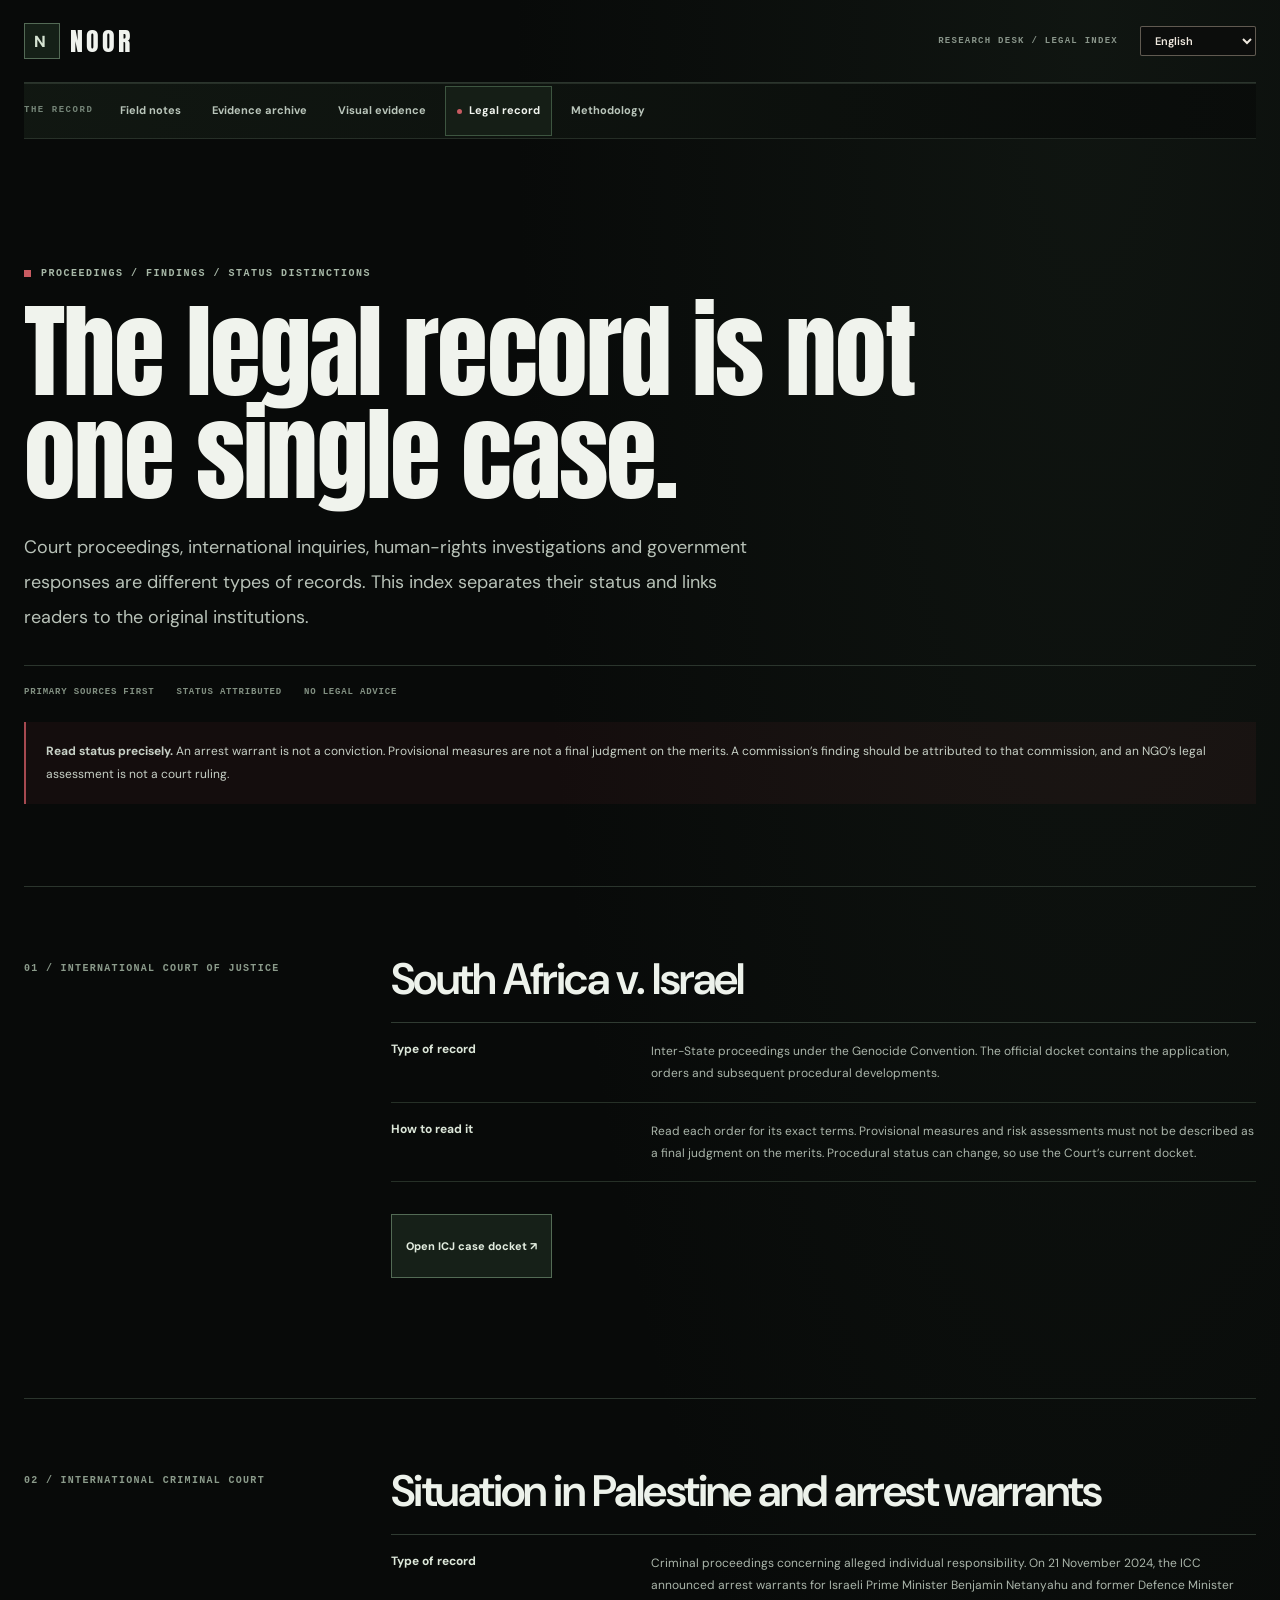
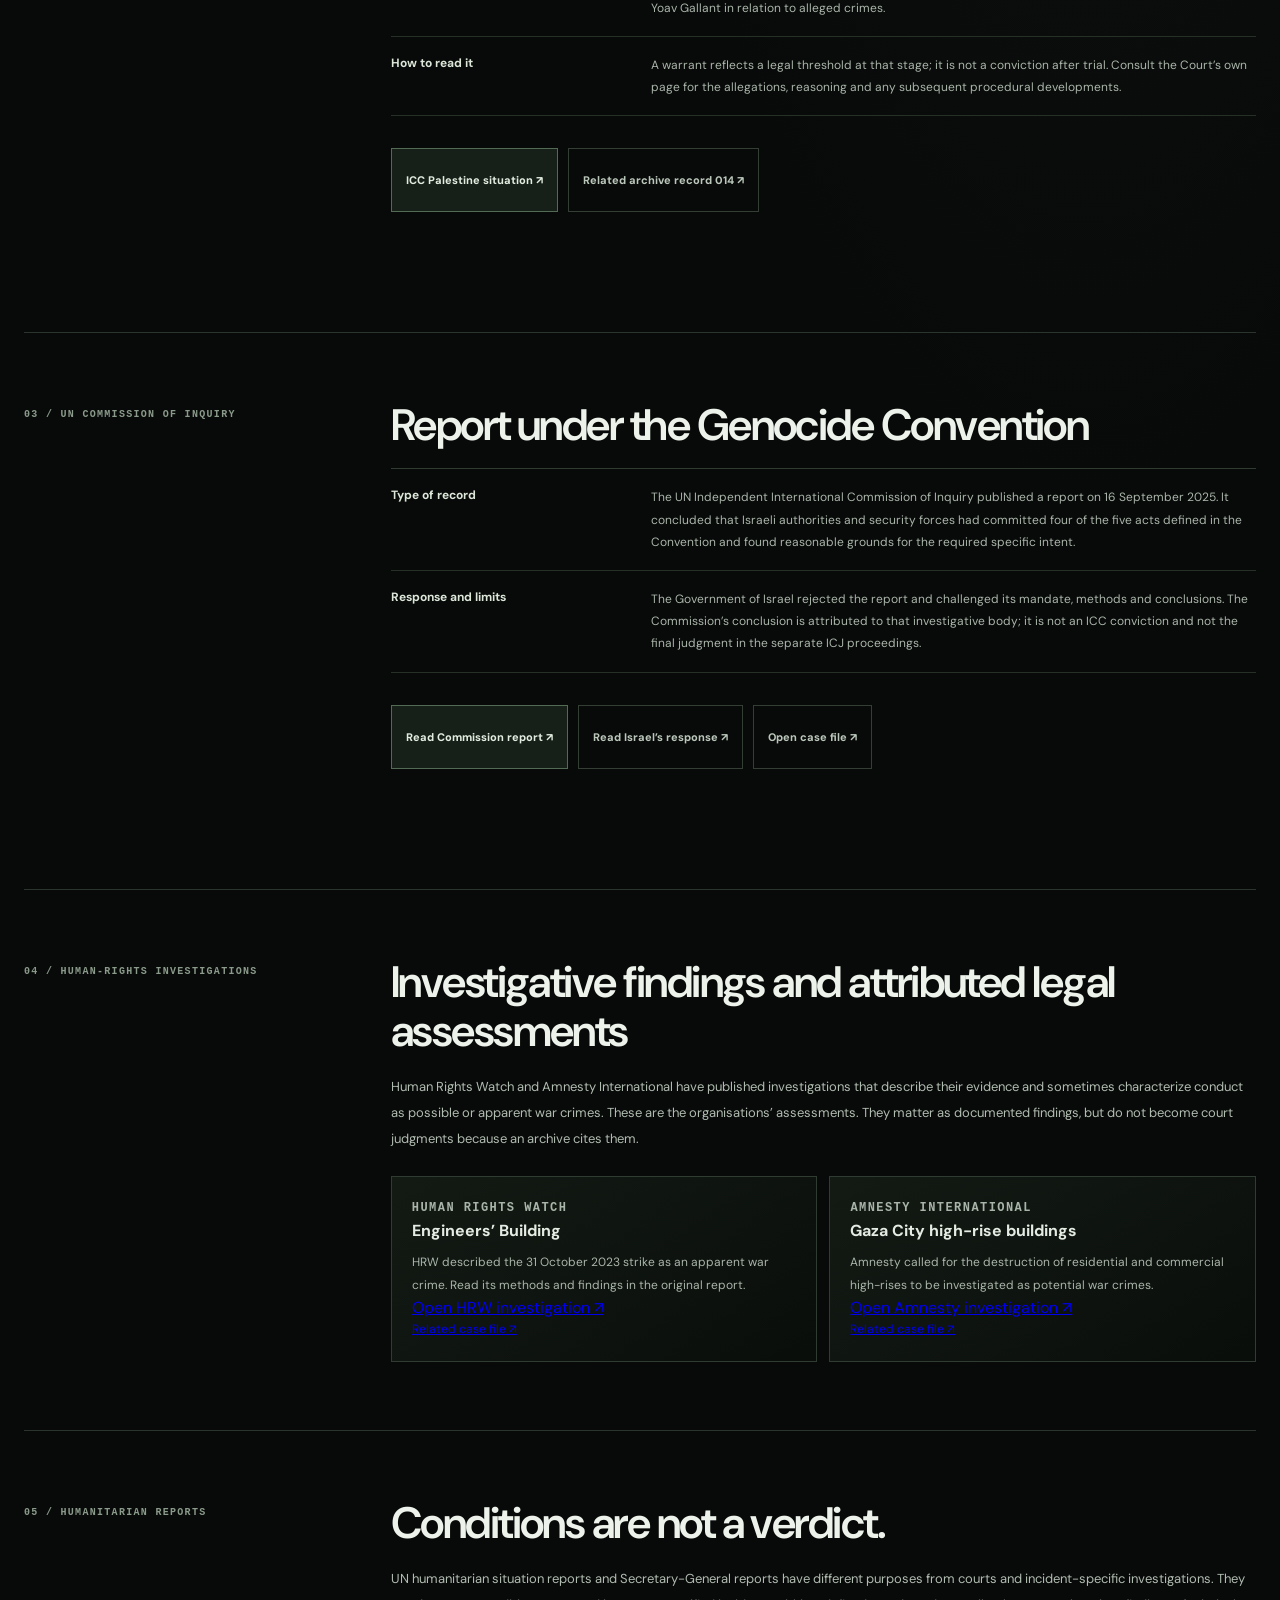
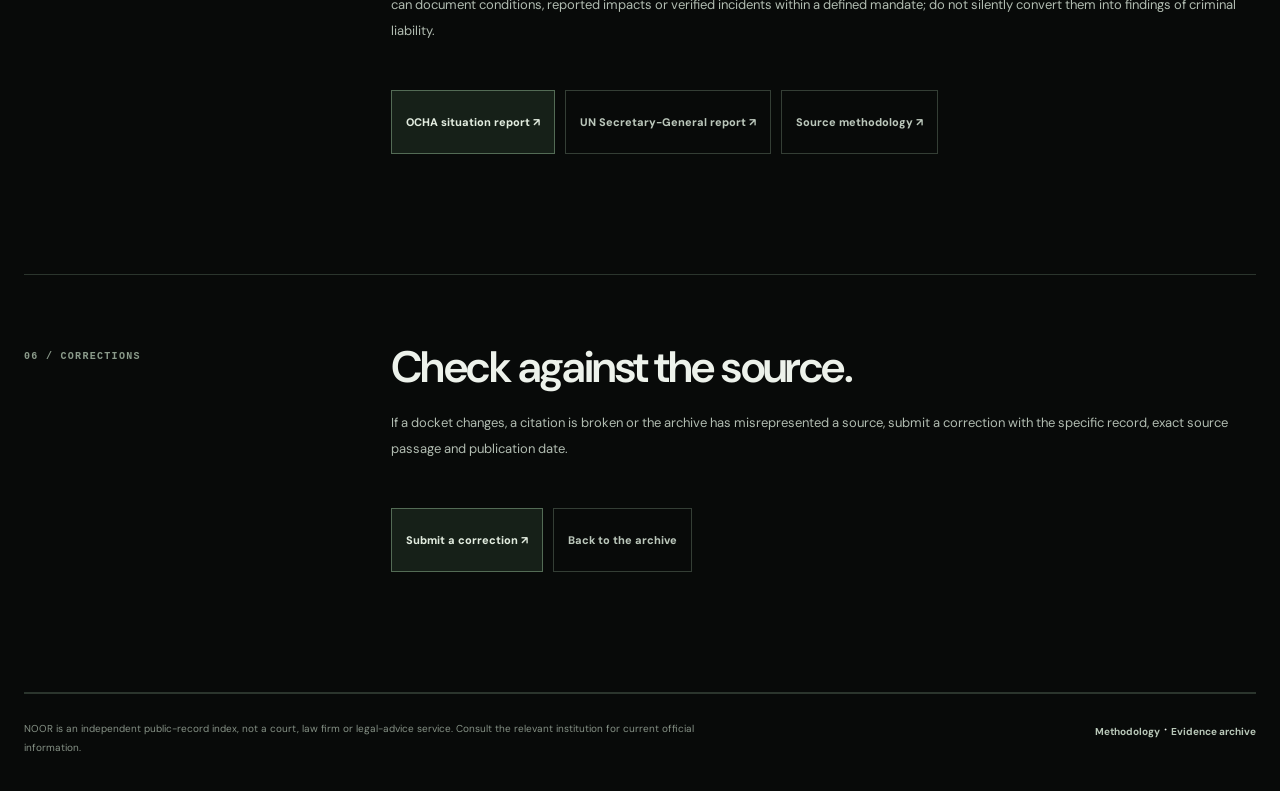
<file: legal-record.html>
<!doctype html>
<html lang="en" dir="ltr"><head><meta charset="utf-8"><meta name="viewport" content="width=device-width, initial-scale=1, viewport-fit=cover"><meta name="theme-color" content="#080a09"><meta name="description" content="A source-linked index distinguishing international court proceedings, UN inquiry findings, human-rights investigations and humanitarian reports."><link rel="canonical" href="https://gaza-zeta.vercel.app/legal-record.html"><title>Legal record | NOOR</title><link rel="preconnect" href="https://fonts.googleapis.com"><link rel="preconnect" href="https://fonts.gstatic.com" crossorigin><link href="https://fonts.googleapis.com/css2?family=Anton&family=Cairo:wght@400;600;700;800&family=DM+Sans:wght@400;500;600;700&display=swap" rel="stylesheet"><link rel="stylesheet" href="css/research.css">  <link rel="stylesheet" href="css/i18n.css">
</head>
<body class="research-methodology-body"><a class="research-skip" href="#legal-main">Skip to legal record</a><div class="research-methodology-shell"><header class="research-header"><a class="research-wordmark" href="index.html" aria-label="NOOR home"><span class="research-mark" aria-hidden="true">N</span><span>NOOR</span></a><div class="research-header-actions"><span class="research-header-label">RESEARCH DESK / LEGAL INDEX</span><span class="noor-language-wrap">
          <label class="noor-sr-only" for="noor-language-select" data-en="Choose language" data-ar="اختر اللغة">Choose language</label>
          <select id="noor-language-select" class="noor-language-select" data-noor-language-select aria-label="Choose language" data-en-aria="Choose language">
            <option value="en">English</option>
            <option value="ar">العربية</option>
            <option value="fr">Français</option>
            <option value="es">Español</option>
            <option value="pt">Português</option>
            <option value="de">Deutsch</option>
          </select>
        </span></div></header><nav class="research-nav" aria-label="Evidence project navigation"><div class="research-nav-inner"><span class="research-nav-label">THE RECORD</span><a href="a-hard-pill-to-swallow.html">Field notes</a><a href="evidence-archive.html">Evidence archive</a><a href="visual-evidence.html">Visual evidence</a><a href="legal-record.html" aria-current="page">Legal record</a><a href="methodology.html">Methodology</a></div></nav>
<main id="legal-main"><section class="research-hero"><p class="research-eyebrow">PROCEEDINGS / FINDINGS / STATUS DISTINCTIONS</p><h1>The legal record is not one single case.</h1><p class="research-hero-deck">Court proceedings, international inquiries, human-rights investigations and government responses are different types of records. This index separates their status and links readers to the original institutions.</p><div class="research-hero-meta"><span>PRIMARY SOURCES FIRST</span><span>STATUS ATTRIBUTED</span><span>NO LEGAL ADVICE</span></div><p class="research-caution"><strong>Read status precisely.</strong> An arrest warrant is not a conviction. Provisional measures are not a final judgment on the merits. A commission’s finding should be attributed to that commission, and an NGO’s legal assessment is not a court ruling.</p></section>
<section class="research-method-section"><p class="research-section-index">01 / INTERNATIONAL COURT OF JUSTICE</p><div class="research-method-content"><h2>South Africa v. Israel</h2><div class="research-status-list"><div class="research-status-row"><strong>Type of record</strong><p>Inter-State proceedings under the Genocide Convention. The official docket contains the application, orders and subsequent procedural developments.</p></div><div class="research-status-row"><strong>How to read it</strong><p>Read each order for its exact terms. Provisional measures and risk assessments must not be described as a final judgment on the merits. Procedural status can change, so use the Court’s current docket.</p></div></div><div class="research-page-links"><a class="research-page-link" href="https://icj-web.leman-icc.cloud/case/192" target="_blank" rel="noopener noreferrer">Open ICJ case docket ↗</a></div></div></section>
<section class="research-method-section"><p class="research-section-index">02 / INTERNATIONAL CRIMINAL COURT</p><div class="research-method-content"><h2>Situation in Palestine and arrest warrants</h2><div class="research-status-list"><div class="research-status-row"><strong>Type of record</strong><p>Criminal proceedings concerning alleged individual responsibility. On 21 November 2024, the ICC announced arrest warrants for Israeli Prime Minister Benjamin Netanyahu and former Defence Minister Yoav Gallant in relation to alleged crimes.</p></div><div class="research-status-row"><strong>How to read it</strong><p>A warrant reflects a legal threshold at that stage; it is not a conviction after trial. Consult the Court’s own page for the allegations, reasoning and any subsequent procedural developments.</p></div></div><div class="research-page-links"><a class="research-page-link" href="https://www.icc-cpi.int/palestine" target="_blank" rel="noopener noreferrer">ICC Palestine situation ↗</a><a class="research-page-link research-page-link-secondary" href="evidence-archive.html">Related archive record 014 ↗</a></div></div></section>
<section class="research-method-section"><p class="research-section-index">03 / UN COMMISSION OF INQUIRY</p><div class="research-method-content"><h2>Report under the Genocide Convention</h2><div class="research-status-list"><div class="research-status-row"><strong>Type of record</strong><p>The UN Independent International Commission of Inquiry published a report on 16 September 2025. It concluded that Israeli authorities and security forces had committed four of the five acts defined in the Convention and found reasonable grounds for the required specific intent.</p></div><div class="research-status-row"><strong>Response and limits</strong><p>The Government of Israel rejected the report and challenged its mandate, methods and conclusions. The Commission’s conclusion is attributed to that investigative body; it is not an ICC conviction and not the final judgment in the separate ICJ proceedings.</p></div></div><div class="research-page-links"><a class="research-page-link" href="https://www.un.org/unispal/document/commission-of-inquiry-report-genocide-in-gaza-a-hrc-60-crp-3/" target="_blank" rel="noopener noreferrer">Read Commission report ↗</a><a class="research-page-link research-page-link-secondary" href="https://embassies.gov.il/ungeneva/en/node/9158" target="_blank" rel="noopener noreferrer">Read Israel’s response ↗</a><a class="research-page-link research-page-link-secondary" href="case-un-commission.html">Open case file ↗</a></div></div></section>
<section class="research-method-section"><p class="research-section-index">04 / HUMAN-RIGHTS INVESTIGATIONS</p><div class="research-method-content"><h2>Investigative findings and attributed legal assessments</h2><p>Human Rights Watch and Amnesty International have published investigations that describe their evidence and sometimes characterize conduct as possible or apparent war crimes. These are the organisations’ assessments. They matter as documented findings, but do not become court judgments because an archive cites them.</p><div class="research-method-grid"><article class="research-method-card"><p class="research-method-card-index">HUMAN RIGHTS WATCH</p><h3>Engineers’ Building</h3><p>HRW described the 31 October 2023 strike as an apparent war crime. Read its methods and findings in the original report.</p><a href="https://www.hrw.org/news/2024/04/04/gaza-israeli-strike-killing-106-civilians-an-apparent-war-crime" target="_blank" rel="noopener noreferrer">Open HRW investigation ↗</a><p><a href="case-engineers-building.html">Related case file ↗</a></p></article><article class="research-method-card"><p class="research-method-card-index">AMNESTY INTERNATIONAL</p><h3>Gaza City high-rise buildings</h3><p>Amnesty called for the destruction of residential and commercial high-rises to be investigated as potential war crimes.</p><a href="https://www.amnesty.org/en/latest/news/2026/05/israel-opt-israels-systematic-destruction-of-high-rise-buildings-must-be-investigated-as-war-crimes-of-wanton-destruction-and-collective-punishment/" target="_blank" rel="noopener noreferrer">Open Amnesty investigation ↗</a><p><a href="case-high-rise-destruction.html">Related case file ↗</a></p></article></div></div></section>
<section class="research-method-section"><p class="research-section-index">05 / HUMANITARIAN REPORTS</p><div class="research-method-content"><h2>Conditions are not a verdict.</h2><p>UN humanitarian situation reports and Secretary-General reports have different purposes from courts and incident-specific investigations. They can document conditions, reported impacts or verified incidents within a defined mandate; do not silently convert them into findings of criminal liability.</p><div class="research-page-links"><a class="research-page-link" href="https://www.ochaopt.org/content/humanitarian-situation-report-2-october-2026" target="_blank" rel="noopener noreferrer">OCHA situation report ↗</a><a class="research-page-link research-page-link-secondary" href="https://www.un.org/unispal/document/conflict-related-sexual-violence-report-of-the-secretary-general-s-2026-321/" target="_blank" rel="noopener noreferrer">UN Secretary-General report ↗</a><a class="research-page-link research-page-link-secondary" href="methodology.html">Source methodology ↗</a></div></div></section>
<section class="research-method-section"><p class="research-section-index">06 / CORRECTIONS</p><div class="research-method-content"><h2>Check against the source.</h2><p>If a docket changes, a citation is broken or the archive has misrepresented a source, submit a correction with the specific record, exact source passage and publication date.</p><div class="research-page-links"><a class="research-page-link" href="https://github.com/64r3al/GAZA/issues/new/choose" target="_blank" rel="noopener noreferrer">Submit a correction ↗</a><a class="research-page-link research-page-link-secondary" href="evidence-archive.html">Back to the archive</a></div></div></section></main><footer class="research-footer"><p>NOOR is an independent public-record index, not a court, law firm or legal-advice service. Consult the relevant institution for current official information.</p><div><a href="methodology.html">Methodology</a> · <a href="evidence-archive.html">Evidence archive</a></div></footer></div>  <script src="js/i18n-content.js" defer></script>
  <script src="js/i18n.js" defer></script>
</body></html>
</file>
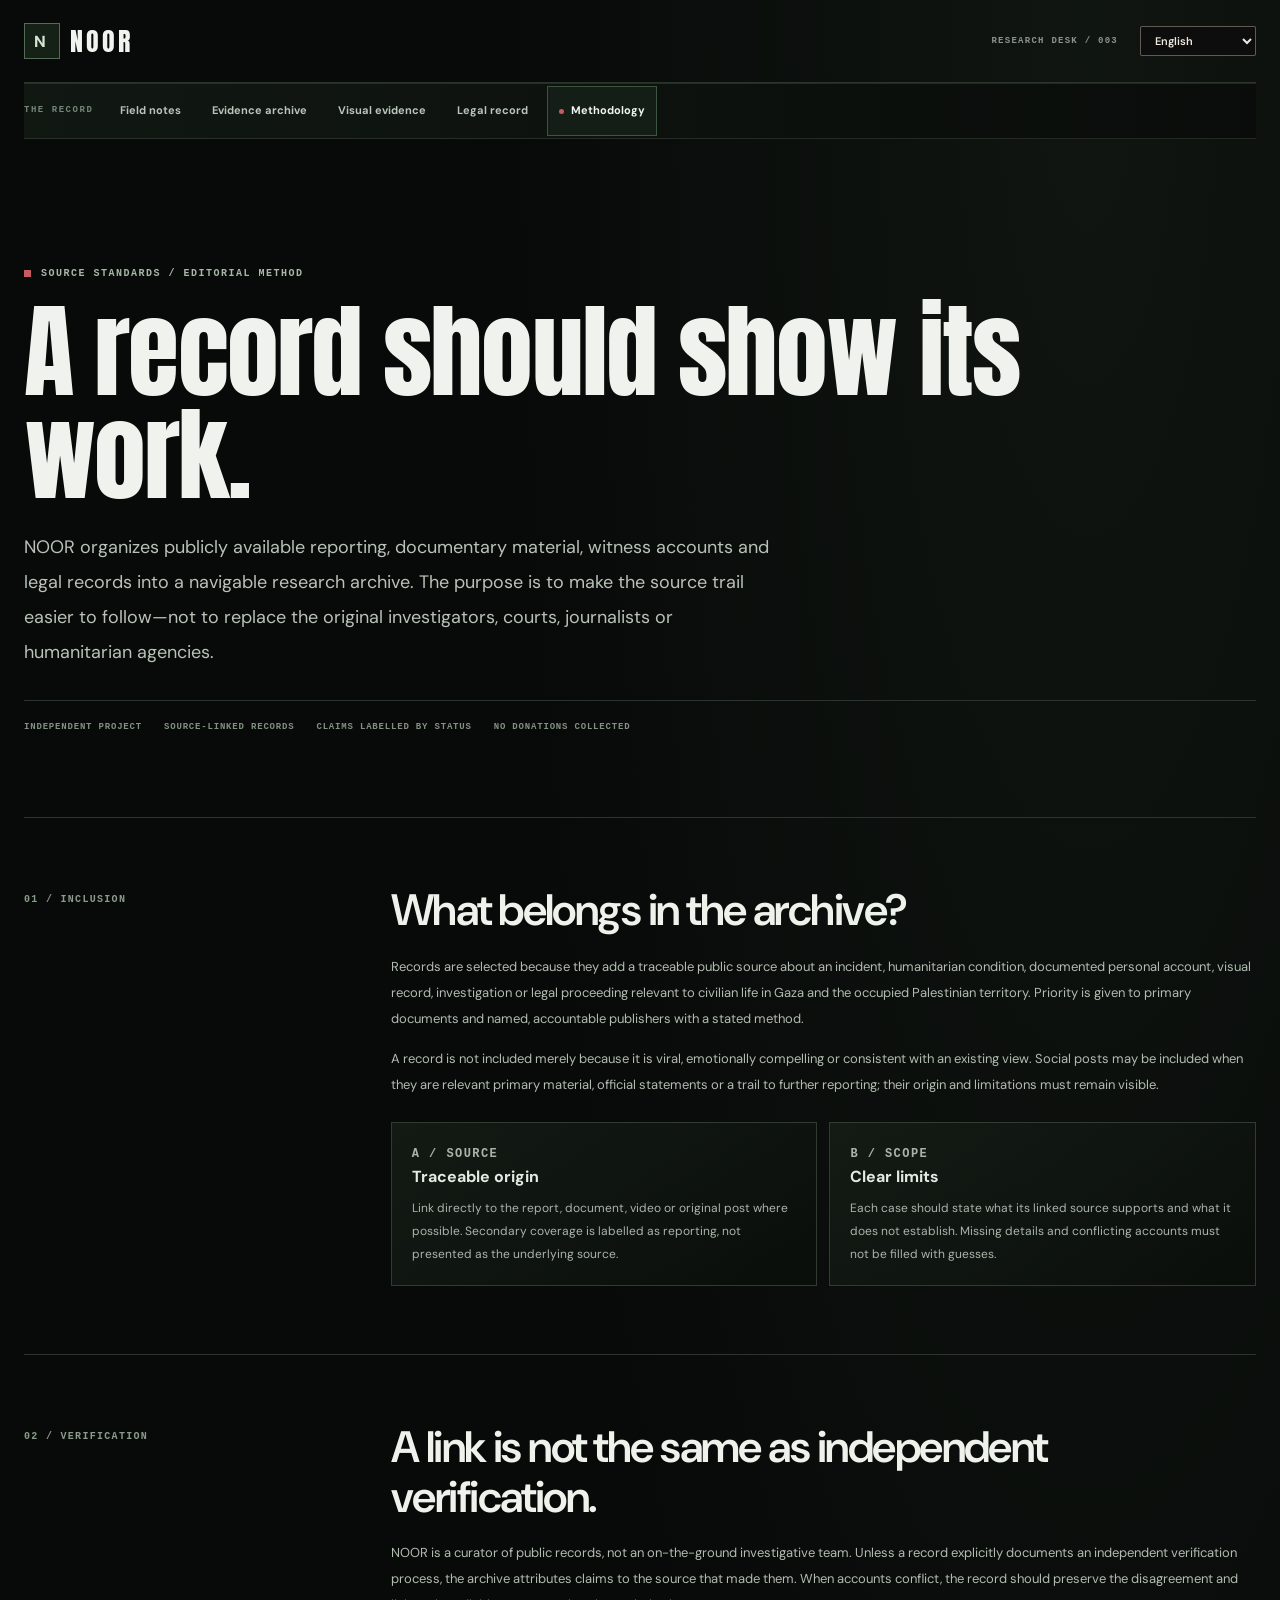
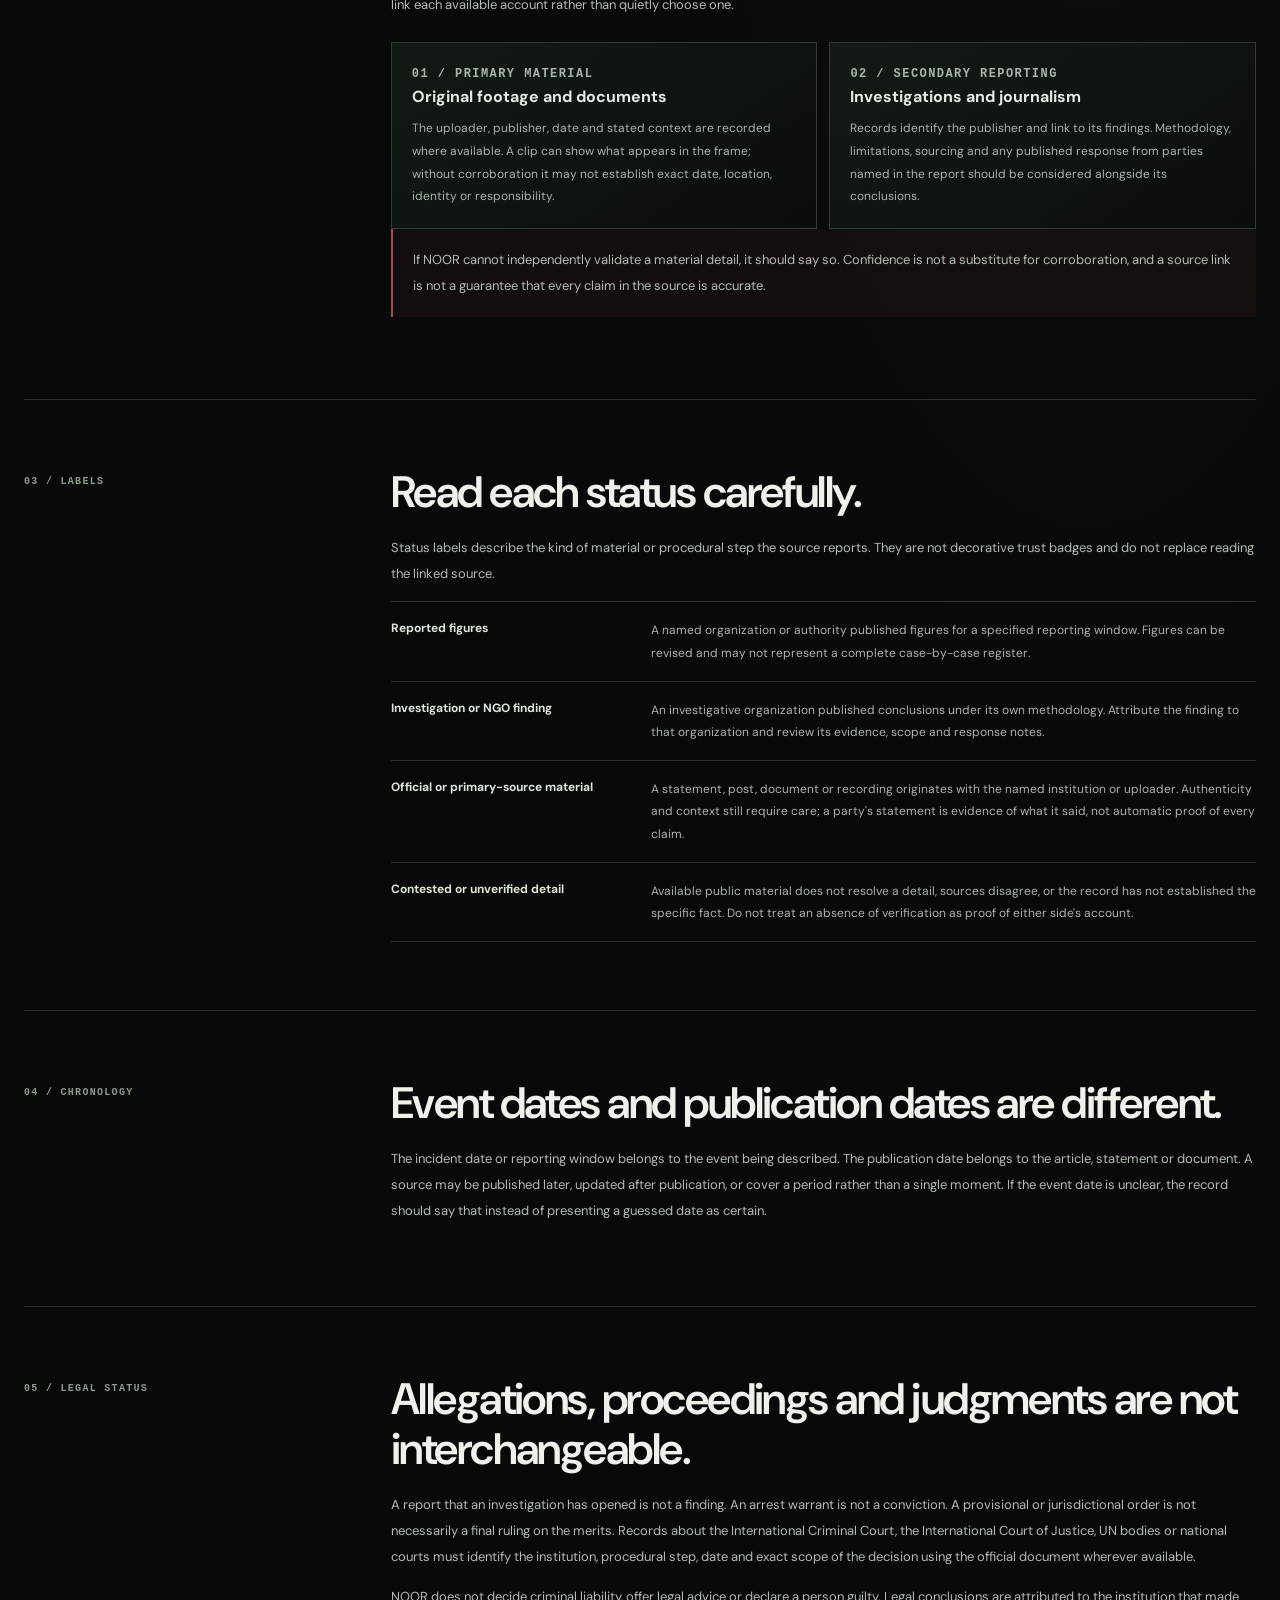
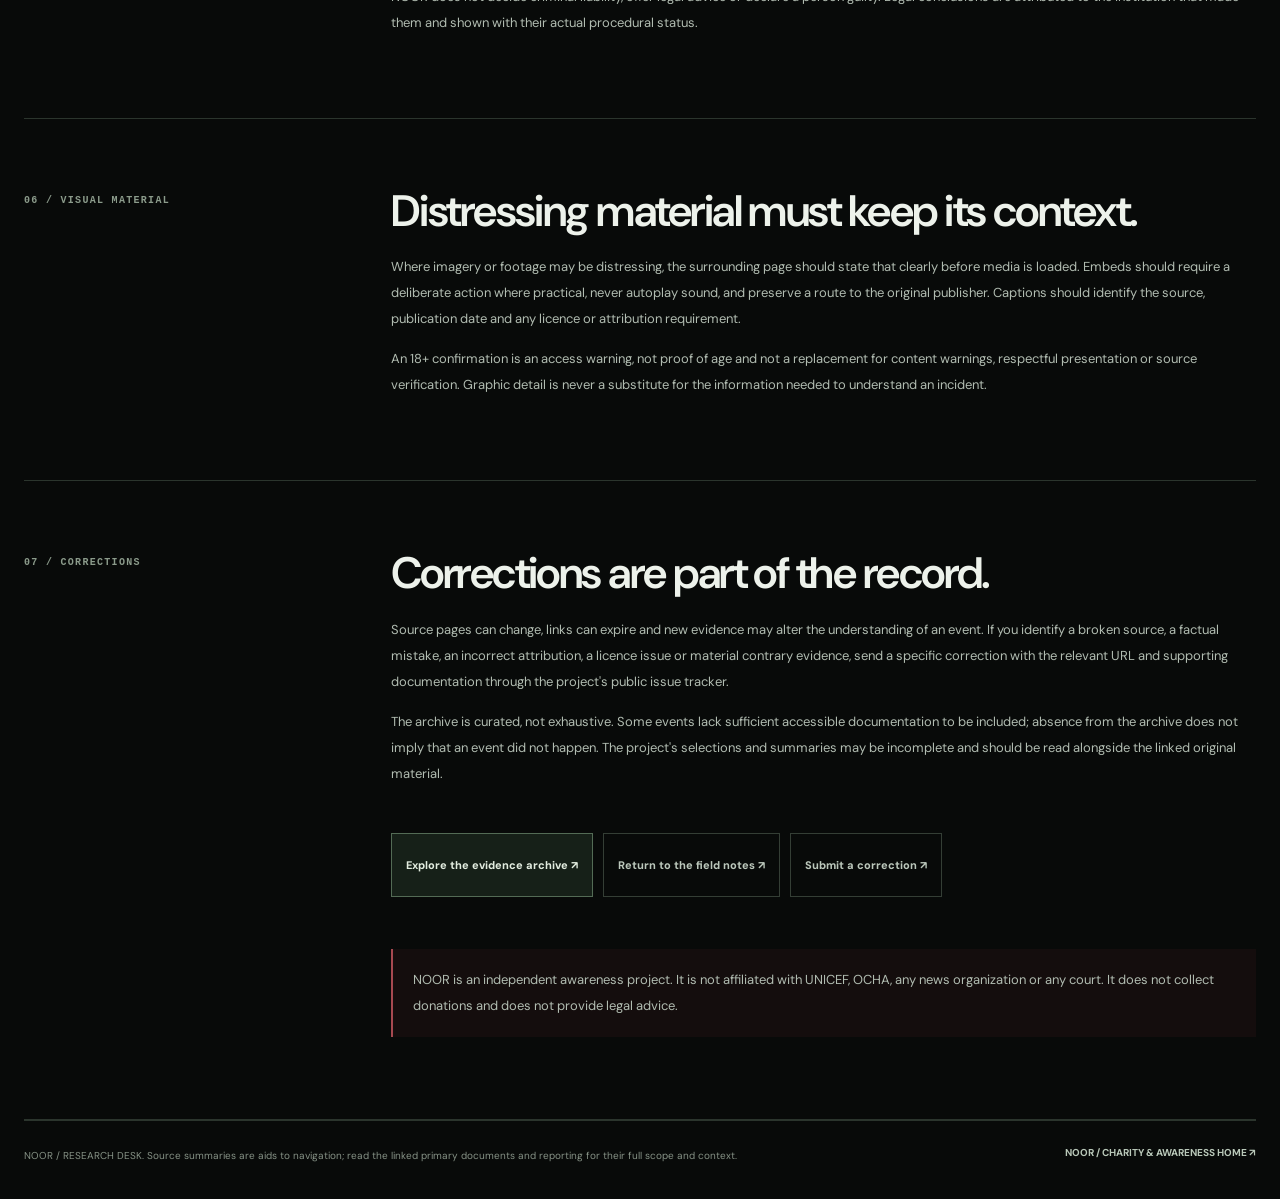
<file: methodology.html>
<!doctype html>
<html lang="en" dir="ltr">
<head>
  <meta charset="utf-8">
  <meta name="viewport" content="width=device-width, initial-scale=1, viewport-fit=cover">
  <meta name="theme-color" content="#080a09">
  <meta name="description" content="How NOOR selects, labels, contextualizes and links documentary records, reporting, witness accounts and legal material about Gaza.">
  <meta name="robots" content="index,follow">
  <meta property="og:type" content="website">
  <meta property="og:site_name" content="NOOR — A light for every child">
  <meta property="og:title" content="Evidence methodology | NOOR">
  <meta property="og:description" content="Source standards, verification limits, date conventions and legal-status definitions used by NOOR's documentary archive.">
  <meta property="og:url" content="https://gaza-zeta.vercel.app/methodology.html">
  <link rel="canonical" href="https://gaza-zeta.vercel.app/methodology.html">
  <title>Evidence methodology | NOOR</title>
  <link rel="preconnect" href="https://fonts.googleapis.com">
  <link rel="preconnect" href="https://fonts.gstatic.com" crossorigin>
  <link href="https://fonts.googleapis.com/css2?family=Anton&family=Cairo:wght@400;600;700;800&family=DM+Sans:wght@400;500;600;700&display=swap" rel="stylesheet">
  <link rel="stylesheet" href="css/research.css">
  <script src="js/research.js" defer></script>
  <link rel="stylesheet" href="css/i18n.css">
</head>
<body class="research-methodology-body">
  <a class="research-skip" href="#methodology-main" data-en="Skip to methodology" data-ar="انتقل إلى المنهجية">Skip to methodology</a>
  <div class="research-methodology-shell">
    <header class="research-header">
      <a class="research-wordmark" href="index.html" aria-label="NOOR home"><span class="research-mark" aria-hidden="true">N</span><span>NOOR</span></a>
      <div class="research-header-actions">
        <span class="research-header-label" data-en="RESEARCH DESK / 003" data-ar="مكتب البحث / 003">RESEARCH DESK / 003</span>
        <span class="noor-language-wrap">
          <label class="noor-sr-only" for="noor-language-select" data-en="Choose language" data-ar="اختر اللغة">Choose language</label>
          <select id="noor-language-select" class="noor-language-select" data-noor-language-select aria-label="Choose language" data-en-aria="Choose language">
            <option value="en">English</option>
            <option value="ar">العربية</option>
            <option value="fr">Français</option>
            <option value="es">Español</option>
            <option value="pt">Português</option>
            <option value="de">Deutsch</option>
          </select>
        </span>
      </div>
    </header>
    <nav class="research-nav" aria-label="Evidence project navigation" data-en-aria="Evidence project navigation" data-ar-aria="التنقّل في مشروع الأدلة">
      <div class="research-nav-inner">
        <span class="research-nav-label" data-en="THE RECORD" data-ar="السجل">THE RECORD</span>
        <a href="a-hard-pill-to-swallow.html" data-en="Field notes" data-ar="ملاحظات ميدانية">Field notes</a>
        <a href="evidence-archive.html" data-en="Evidence archive" data-ar="أرشيف الأدلة">Evidence archive</a>
        <a href="visual-evidence.html" data-en="Visual evidence" data-ar="الأدلة المرئية">Visual evidence</a>
        <a href="legal-record.html" data-en="Legal record" data-ar="السجل القانوني">Legal record</a>
        <a href="methodology.html" aria-current="page" data-en="Methodology" data-ar="المنهجية">Methodology</a>
      </div>
    </nav>
    <main id="methodology-main">
      <section class="research-hero" aria-labelledby="methodology-title">
        <p class="research-eyebrow" data-en="SOURCE STANDARDS / EDITORIAL METHOD" data-ar="معايير المصادر / المنهج التحريري">SOURCE STANDARDS / EDITORIAL METHOD</p>
        <h1 id="methodology-title" data-en="A record should show its work." data-ar="يجب أن يُظهر السجل أدلّته.">A record should show its work.</h1>
        <p class="research-hero-deck" data-en="NOOR organizes publicly available reporting, documentary material, witness accounts and legal records into a navigable research archive. The purpose is to make the source trail easier to follow—not to replace the original investigators, courts, journalists or humanitarian agencies." data-ar="ينظّم مشروع نور التقارير المتاحة للجمهور والمواد التوثيقية وشهادات الشهود والسجلات القانونية في أرشيف بحثي يسهل تصفّحه. الهدف هو تسهيل تتبّع المصادر، لا الحلول محل المحققين أو المحاكم أو الصحفيين أو الوكالات الإنسانية الأصلية.">NOOR organizes publicly available reporting, documentary material, witness accounts and legal records into a navigable research archive. The purpose is to make the source trail easier to follow—not to replace the original investigators, courts, journalists or humanitarian agencies.</p>
        <div class="research-hero-meta">
          <span data-en="INDEPENDENT PROJECT" data-ar="مشروع مستقل">INDEPENDENT PROJECT</span><span data-en="SOURCE-LINKED RECORDS" data-ar="سجلات مرتبطة بالمصادر">SOURCE-LINKED RECORDS</span><span data-en="CLAIMS LABELLED BY STATUS" data-ar="تصنيف الادعاءات حسب الحالة">CLAIMS LABELLED BY STATUS</span><span data-en="NO DONATIONS COLLECTED" data-ar="لا تُجمع تبرعات">NO DONATIONS COLLECTED</span>
        </div>
      </section>
      <section class="research-method-section" aria-labelledby="selection-title">
        <p class="research-section-index" data-en="01 / INCLUSION" data-ar="٠١ / الإدراج">01 / INCLUSION</p>
        <div class="research-method-content">
          <h2 id="selection-title" data-en="What belongs in the archive?" data-ar="ما الذي يُدرج في الأرشيف؟">What belongs in the archive?</h2>
          <p data-en="Records are selected because they add a traceable public source about an incident, humanitarian condition, documented personal account, visual record, investigation or legal proceeding relevant to civilian life in Gaza and the occupied Palestinian territory. Priority is given to primary documents and named, accountable publishers with a stated method." data-ar="تُختار السجلات لأنها تضيف مصدراً عاماً قابلاً للتتبّع حول واقعة أو حالة إنسانية أو حكاية شخصية موثّقة أو مادة بصرية أو تحقيق أو إجراء قانوني ذي صلة بحياة المدنيين في غزة والأرض الفلسطينية المحتلة. وتُعطى الأولوية للوثائق الأصلية والجهات الناشرة المعروفة التي توضح منهجها.">Records are selected because they add a traceable public source about an incident, humanitarian condition, documented personal account, visual record, investigation or legal proceeding relevant to civilian life in Gaza and the occupied Palestinian territory. Priority is given to primary documents and named, accountable publishers with a stated method.</p>
          <p data-en="A record is not included merely because it is viral, emotionally compelling or consistent with an existing view. Social posts may be included when they are relevant primary material, official statements or a trail to further reporting; their origin and limitations must remain visible." data-ar="لا يُدرج سجل لمجرد انتشاره أو تأثيره العاطفي أو توافقه مع رأي مسبق. قد تُدرج المنشورات الاجتماعية عندما تكون مادة أولية ذات صلة أو تصريحاً رسمياً أو طريقاً إلى تقارير إضافية؛ ويجب أن يظل مصدرها وحدودها واضحين.">A record is not included merely because it is viral, emotionally compelling or consistent with an existing view. Social posts may be included when they are relevant primary material, official statements or a trail to further reporting; their origin and limitations must remain visible.</p>
          <div class="research-method-grid">
            <article class="research-method-card"><p class="research-method-card-index">A / SOURCE</p><h3 data-en="Traceable origin" data-ar="مصدر قابل للتتبّع">Traceable origin</h3><p data-en="Link directly to the report, document, video or original post where possible. Secondary coverage is labelled as reporting, not presented as the underlying source." data-ar="يُربط بالتقرير أو الوثيقة أو الفيديو أو المنشور الأصلي مباشرةً متى أمكن. وتُصنّف التغطية الثانوية على أنها تقرير، لا على أنها المصدر الأساسي.">Link directly to the report, document, video or original post where possible. Secondary coverage is labelled as reporting, not presented as the underlying source.</p></article>
            <article class="research-method-card"><p class="research-method-card-index">B / SCOPE</p><h3 data-en="Clear limits" data-ar="حدود واضحة">Clear limits</h3><p data-en="Each case should state what its linked source supports and what it does not establish. Missing details and conflicting accounts must not be filled with guesses." data-ar="ينبغي لكل حالة أن توضح ما يدعمه المصدر المرتبط وما لا يثبته. ولا يجوز ملء التفاصيل الناقصة أو الروايات المتعارضة بالتخمين.">Each case should state what its linked source supports and what it does not establish. Missing details and conflicting accounts must not be filled with guesses.</p></article>
          </div>
        </div>
      </section>
      <section class="research-method-section" aria-labelledby="verification-title">
        <p class="research-section-index" data-en="02 / VERIFICATION" data-ar="٠٢ / التحقق">02 / VERIFICATION</p>
        <div class="research-method-content">
          <h2 id="verification-title" data-en="A link is not the same as independent verification." data-ar="وجود رابط لا يعني التحقق المستقل.">A link is not the same as independent verification.</h2>
          <p data-en="NOOR is a curator of public records, not an on-the-ground investigative team. Unless a record explicitly documents an independent verification process, the archive attributes claims to the source that made them. When accounts conflict, the record should preserve the disagreement and link each available account rather than quietly choose one." data-ar="نور جهة تنسّق سجلات عامة، وليست فريق تحقيق ميدانياً. ما لم يوثّق السجل صراحةً عملية تحقق مستقلة، تُنسب الادعاءات إلى المصدر الذي أوردها. وعند تعارض الروايات، ينبغي للسجل إبقاء الخلاف واضحاً وربط الروايات المتاحة بدلاً من اختيار إحداها بصمت.">NOOR is a curator of public records, not an on-the-ground investigative team. Unless a record explicitly documents an independent verification process, the archive attributes claims to the source that made them. When accounts conflict, the record should preserve the disagreement and link each available account rather than quietly choose one.</p>
          <div class="research-method-grid">
            <article class="research-method-card"><p class="research-method-card-index">01 / PRIMARY MATERIAL</p><h3 data-en="Original footage and documents" data-ar="المقاطع والوثائق الأصلية">Original footage and documents</h3><p data-en="The uploader, publisher, date and stated context are recorded where available. A clip can show what appears in the frame; without corroboration it may not establish exact date, location, identity or responsibility." data-ar="يُسجّل الناشر والتاريخ والسياق المعلن متى توفرت. قد يُظهر المقطع ما يظهر في الإطار؛ لكن دون تحقق متبادل لا يثبت بالضرورة التاريخ أو الموقع أو الهوية أو المسؤولية بدقة.">The uploader, publisher, date and stated context are recorded where available. A clip can show what appears in the frame; without corroboration it may not establish exact date, location, identity or responsibility.</p></article>
            <article class="research-method-card"><p class="research-method-card-index">02 / SECONDARY REPORTING</p><h3 data-en="Investigations and journalism" data-ar="التحقيقات والصحافة">Investigations and journalism</h3><p data-en="Records identify the publisher and link to its findings. Methodology, limitations, sourcing and any published response from parties named in the report should be considered alongside its conclusions." data-ar="تحدد السجلات الجهة الناشرة وتربط باستنتاجاتها. وينبغي قراءة المنهجية والقيود والمصادر وأي رد منشور من الأطراف المذكورة في التقرير إلى جانب النتائج.">Records identify the publisher and link to its findings. Methodology, limitations, sourcing and any published response from parties named in the report should be considered alongside its conclusions.</p></article>
          </div>
          <p class="research-caution" data-en="If NOOR cannot independently validate a material detail, it should say so. Confidence is not a substitute for corroboration, and a source link is not a guarantee that every claim in the source is accurate." data-ar="إذا لم يستطع نور التحقق المستقل من تفصيل جوهري، فيجب توضيح ذلك. الثقة ليست بديلاً عن التحقق المتبادل، ورابط المصدر لا يضمن دقة كل ادعاء فيه.">If NOOR cannot independently validate a material detail, it should say so. Confidence is not a substitute for corroboration, and a source link is not a guarantee that every claim in the source is accurate.</p>
        </div>
      </section>
      <section class="research-method-section" aria-labelledby="status-title">
        <p class="research-section-index" data-en="03 / LABELS" data-ar="٠٣ / التصنيفات">03 / LABELS</p>
        <div class="research-method-content">
          <h2 id="status-title" data-en="Read each status carefully." data-ar="اقرأ حالة كل سجل بعناية.">Read each status carefully.</h2>
          <p data-en="Status labels describe the kind of material or procedural step the source reports. They are not decorative trust badges and do not replace reading the linked source." data-ar="تصف تسميات الحالة نوع المادة أو الخطوة الإجرائية التي يوردها المصدر. وهي ليست شارات ثقة للزينة ولا تغني عن قراءة المصدر المرتبط.">Status labels describe the kind of material or procedural step the source reports. They are not decorative trust badges and do not replace reading the linked source.</p>
          <div class="research-status-list">
            <div class="research-status-row"><strong data-en="Reported figures" data-ar="أرقام واردة في التقارير">Reported figures</strong><p data-en="A named organization or authority published figures for a specified reporting window. Figures can be revised and may not represent a complete case-by-case register." data-ar="نشرت جهة أو منظمة معروفة أرقاماً لفترة رصد محددة. وقد تُراجع الأرقام ولا تمثل بالضرورة سجلاً كاملاً لكل حالة على حدة.">A named organization or authority published figures for a specified reporting window. Figures can be revised and may not represent a complete case-by-case register.</p></div>
            <div class="research-status-row"><strong data-en="Investigation or NGO finding" data-ar="تحقيق أو نتيجة منظمة حقوقية">Investigation or NGO finding</strong><p data-en="An investigative organization published conclusions under its own methodology. Attribute the finding to that organization and review its evidence, scope and response notes." data-ar="نشرت جهة تحقيق استنتاجات وفق منهجيتها الخاصة. تُنسب النتيجة إلى الجهة ويُراجع الدليل والنطاق وملاحظات الرد.">An investigative organization published conclusions under its own methodology. Attribute the finding to that organization and review its evidence, scope and response notes.</p></div>
            <div class="research-status-row"><strong data-en="Official or primary-source material" data-ar="مادة رسمية أو مصدر أولي">Official or primary-source material</strong><p data-en="A statement, post, document or recording originates with the named institution or uploader. Authenticity and context still require care; a party's statement is evidence of what it said, not automatic proof of every claim." data-ar="يصدر تصريح أو منشور أو وثيقة أو تسجيل عن المؤسسة أو الناشر المسمّى. تظل الأصالة والسياق بحاجة إلى الحذر؛ فتصريح طرف ما دليل على ما قاله، وليس إثباتاً تلقائياً لكل ادعاء.">A statement, post, document or recording originates with the named institution or uploader. Authenticity and context still require care; a party's statement is evidence of what it said, not automatic proof of every claim.</p></div>
            <div class="research-status-row"><strong data-en="Contested or unverified detail" data-ar="تفصيل متنازع عليه أو غير متحقق">Contested or unverified detail</strong><p data-en="Available public material does not resolve a detail, sources disagree, or the record has not established the specific fact. Do not treat an absence of verification as proof of either side's account." data-ar="لا تحسم المواد العامة المتاحة تفصيلاً ما، أو تختلف المصادر، أو لم يثبت السجل الواقعة المحددة. لا يُعد غياب التحقق دليلاً على صحة رواية أي طرف.">Available public material does not resolve a detail, sources disagree, or the record has not established the specific fact. Do not treat an absence of verification as proof of either side's account.</p></div>
          </div>
        </div>
      </section>
      <section class="research-method-section" aria-labelledby="dates-title">
        <p class="research-section-index" data-en="04 / CHRONOLOGY" data-ar="٠٤ / التسلسل الزمني">04 / CHRONOLOGY</p>
        <div class="research-method-content">
          <h2 id="dates-title" data-en="Event dates and publication dates are different." data-ar="تاريخ الواقعة يختلف عن تاريخ النشر.">Event dates and publication dates are different.</h2>
          <p data-en="The incident date or reporting window belongs to the event being described. The publication date belongs to the article, statement or document. A source may be published later, updated after publication, or cover a period rather than a single moment. If the event date is unclear, the record should say that instead of presenting a guessed date as certain." data-ar="يخص تاريخ الواقعة أو فترة الرصد الحدث الموصوف؛ أما تاريخ النشر فيخص المقال أو التصريح أو الوثيقة. قد يُنشر المصدر لاحقاً أو يُحدّث بعد النشر أو يغطي فترة لا لحظة واحدة. إذا كان تاريخ الواقعة غير واضح، ينبغي التصريح بذلك بدلاً من عرض تاريخ مخمّن على أنه يقيني.">The incident date or reporting window belongs to the event being described. The publication date belongs to the article, statement or document. A source may be published later, updated after publication, or cover a period rather than a single moment. If the event date is unclear, the record should say that instead of presenting a guessed date as certain.</p>
        </div>
      </section>
      <section class="research-method-section" aria-labelledby="legal-title">
        <p class="research-section-index" data-en="05 / LEGAL STATUS" data-ar="٠٥ / الحالة القانونية">05 / LEGAL STATUS</p>
        <div class="research-method-content">
          <h2 id="legal-title" data-en="Allegations, proceedings and judgments are not interchangeable." data-ar="الادعاءات والإجراءات والأحكام ليست شيئاً واحداً.">Allegations, proceedings and judgments are not interchangeable.</h2>
          <p data-en="A report that an investigation has opened is not a finding. An arrest warrant is not a conviction. A provisional or jurisdictional order is not necessarily a final ruling on the merits. Records about the International Criminal Court, the International Court of Justice, UN bodies or national courts must identify the institution, procedural step, date and exact scope of the decision using the official document wherever available." data-ar="الإبلاغ عن فتح تحقيق لا يُعد نتيجة نهائية. ومذكرة التوقيف ليست إدانة. والأمر المؤقت أو المتعلق بالاختصاص ليس بالضرورة حكماً نهائياً في جوهر القضية. يجب أن تحدد السجلات المتعلقة بالمحكمة الجنائية الدولية أو محكمة العدل الدولية أو هيئات الأمم المتحدة أو المحاكم الوطنية المؤسسة والخطوة الإجرائية والتاريخ ونطاق القرار بدقة، بالاستناد إلى الوثيقة الرسمية متى توفرت.">A report that an investigation has opened is not a finding. An arrest warrant is not a conviction. A provisional or jurisdictional order is not necessarily a final ruling on the merits. Records about the International Criminal Court, the International Court of Justice, UN bodies or national courts must identify the institution, procedural step, date and exact scope of the decision using the official document wherever available.</p>
          <p data-en="NOOR does not decide criminal liability, offer legal advice or declare a person guilty. Legal conclusions are attributed to the institution that made them and shown with their actual procedural status." data-ar="لا يقرر نور المسؤولية الجنائية ولا يقدم استشارة قانونية ولا يعلن إدانة أي شخص. تُنسب الاستنتاجات القانونية إلى المؤسسة التي أصدرتها وتُعرض وفق وضعها الإجرائي الفعلي.">NOOR does not decide criminal liability, offer legal advice or declare a person guilty. Legal conclusions are attributed to the institution that made them and shown with their actual procedural status.</p>
        </div>
      </section>
      <section class="research-method-section" aria-labelledby="media-title">
        <p class="research-section-index" data-en="06 / VISUAL MATERIAL" data-ar="٠٦ / المواد البصرية">06 / VISUAL MATERIAL</p>
        <div class="research-method-content">
          <h2 id="media-title" data-en="Distressing material must keep its context." data-ar="يجب أن تبقى المواد الصادمة ضمن سياقها.">Distressing material must keep its context.</h2>
          <p data-en="Where imagery or footage may be distressing, the surrounding page should state that clearly before media is loaded. Embeds should require a deliberate action where practical, never autoplay sound, and preserve a route to the original publisher. Captions should identify the source, publication date and any licence or attribution requirement." data-ar="عندما تكون الصور أو المقاطع مزعجة، يجب أن توضح الصفحة ذلك قبل تحميل الوسائط. وينبغي أن تتطلب التضمينات إجراءً مقصوداً متى أمكن، وألا تشغّل الصوت تلقائياً، وأن توفر طريقاً إلى الناشر الأصلي. ويجب أن تحدد التسميات المصدر وتاريخ النشر وأي متطلبات ترخيص أو إسناد.">Where imagery or footage may be distressing, the surrounding page should state that clearly before media is loaded. Embeds should require a deliberate action where practical, never autoplay sound, and preserve a route to the original publisher. Captions should identify the source, publication date and any licence or attribution requirement.</p>
          <p data-en="An 18+ confirmation is an access warning, not proof of age and not a replacement for content warnings, respectful presentation or source verification. Graphic detail is never a substitute for the information needed to understand an incident." data-ar="تأكيد أن الزائر فوق 18 عاماً هو تنبيه للوصول، وليس إثباتاً للعمر ولا بديلاً عن التحذيرات أو العرض باحترام أو التحقق من المصدر. التفاصيل الصادمة لا تعوّض المعلومات اللازمة لفهم الواقعة.">An 18+ confirmation is an access warning, not proof of age and not a replacement for content warnings, respectful presentation or source verification. Graphic detail is never a substitute for the information needed to understand an incident.</p>
        </div>
      </section>
      <section class="research-method-section" aria-labelledby="corrections-title">
        <p class="research-section-index" data-en="07 / CORRECTIONS" data-ar="٠٧ / التصحيحات">07 / CORRECTIONS</p>
        <div class="research-method-content">
          <h2 id="corrections-title" data-en="Corrections are part of the record." data-ar="التصحيحات جزء من السجل.">Corrections are part of the record.</h2>
          <p data-en="Source pages can change, links can expire and new evidence may alter the understanding of an event. If you identify a broken source, a factual mistake, an incorrect attribution, a licence issue or material contrary evidence, send a specific correction with the relevant URL and supporting documentation through the project's public issue tracker." data-ar="قد تتغير صفحات المصادر أو تتوقف الروابط أو تغيّر أدلة جديدة فهم الواقعة. إذا وجدت مصدراً معطلاً أو خطأً واقعياً أو إسناداً غير صحيح أو مشكلة ترخيص أو دليلاً مضاداً جوهرياً، فأرسل تصحيحاً محدداً مع الرابط والوثائق الداعمة عبر متتبع المشكلات العام للمشروع.">Source pages can change, links can expire and new evidence may alter the understanding of an event. If you identify a broken source, a factual mistake, an incorrect attribution, a licence issue or material contrary evidence, send a specific correction with the relevant URL and supporting documentation through the project's public issue tracker.</p>
          <p data-en="The archive is curated, not exhaustive. Some events lack sufficient accessible documentation to be included; absence from the archive does not imply that an event did not happen. The project's selections and summaries may be incomplete and should be read alongside the linked original material." data-ar="الأرشيف مختار وليس شاملاً. بعض الوقائع تفتقر إلى وثائق متاحة كافية لإدراجها؛ ولا يعني غياب واقعة عن الأرشيف أنها لم تحدث. وقد تكون اختيارات المشروع وملخصاته غير مكتملة، وينبغي قراءتها إلى جانب المواد الأصلية المرتبطة.">The archive is curated, not exhaustive. Some events lack sufficient accessible documentation to be included; absence from the archive does not imply that an event did not happen. The project's selections and summaries may be incomplete and should be read alongside the linked original material.</p>
          <div class="research-page-links">
            <a class="research-page-link" href="evidence-archive.html" data-en="Explore the evidence archive ↗" data-ar="استكشف أرشيف الأدلة ↗">Explore the evidence archive ↗</a>
            <a class="research-page-link research-page-link-secondary" href="a-hard-pill-to-swallow.html" data-en="Return to the field notes ↗" data-ar="العودة إلى الملاحظات الميدانية ↗">Return to the field notes ↗</a>
            <a class="research-page-link research-page-link-secondary" href="https://github.com/64r3al/GAZA/issues/new" target="_blank" rel="noopener noreferrer" data-en="Submit a correction ↗" data-ar="إرسال تصحيح ↗">Submit a correction ↗</a>
          </div>
          <p class="research-caution" data-en="NOOR is an independent awareness project. It is not affiliated with UNICEF, OCHA, any news organization or any court. It does not collect donations and does not provide legal advice." data-ar="نور مشروع توعوي مستقل، ولا يتبع اليونيسف أو مكتب تنسيق الشؤون الإنسانية أو أي مؤسسة إخبارية أو محكمة. لا يجمع التبرعات ولا يقدم استشارات قانونية.">NOOR is an independent awareness project. It is not affiliated with UNICEF, OCHA, any news organization or any court. It does not collect donations and does not provide legal advice.</p>
        </div>
      </section>
    </main>
    <footer class="research-footer">
      <p data-en="NOOR / RESEARCH DESK. Source summaries are aids to navigation; read the linked primary documents and reporting for their full scope and context." data-ar="نور / مكتب البحث. ملخصات المصادر أدوات للتنقّل؛ اقرأ الوثائق الأصلية والتقارير المرتبطة لمعرفة نطاقها وسياقها بالكامل.">NOOR / RESEARCH DESK. Source summaries are aids to navigation; read the linked primary documents and reporting for their full scope and context.</p>
      <a href="index.html" data-en="NOOR / CHARITY & AWARENESS HOME ↗" data-ar="نور / الصفحة الرئيسية للتوعية والدعم ↗">NOOR / CHARITY &amp; AWARENESS HOME ↗</a>
    </footer>
  </div>
  <script src="js/i18n-content.js" defer></script>
  <script src="js/i18n.js" defer></script>
</body>
</html>
</file>
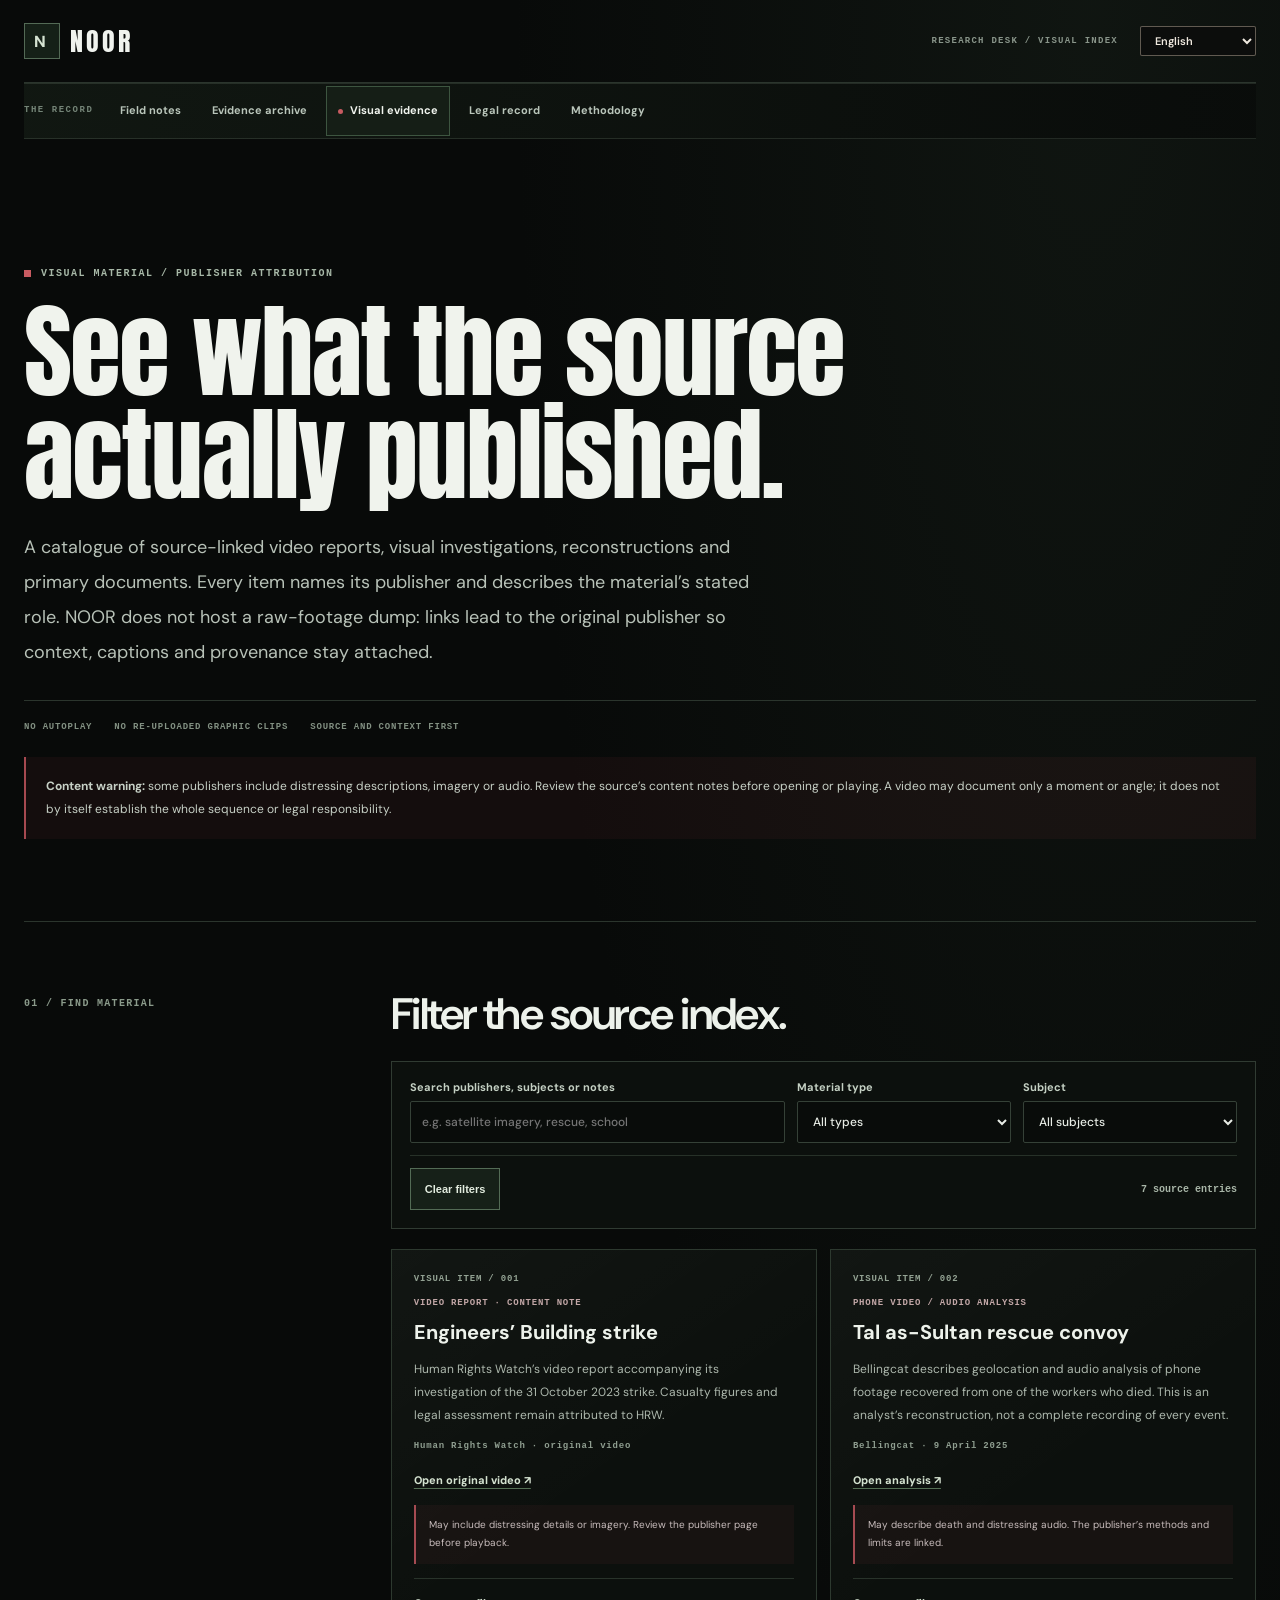
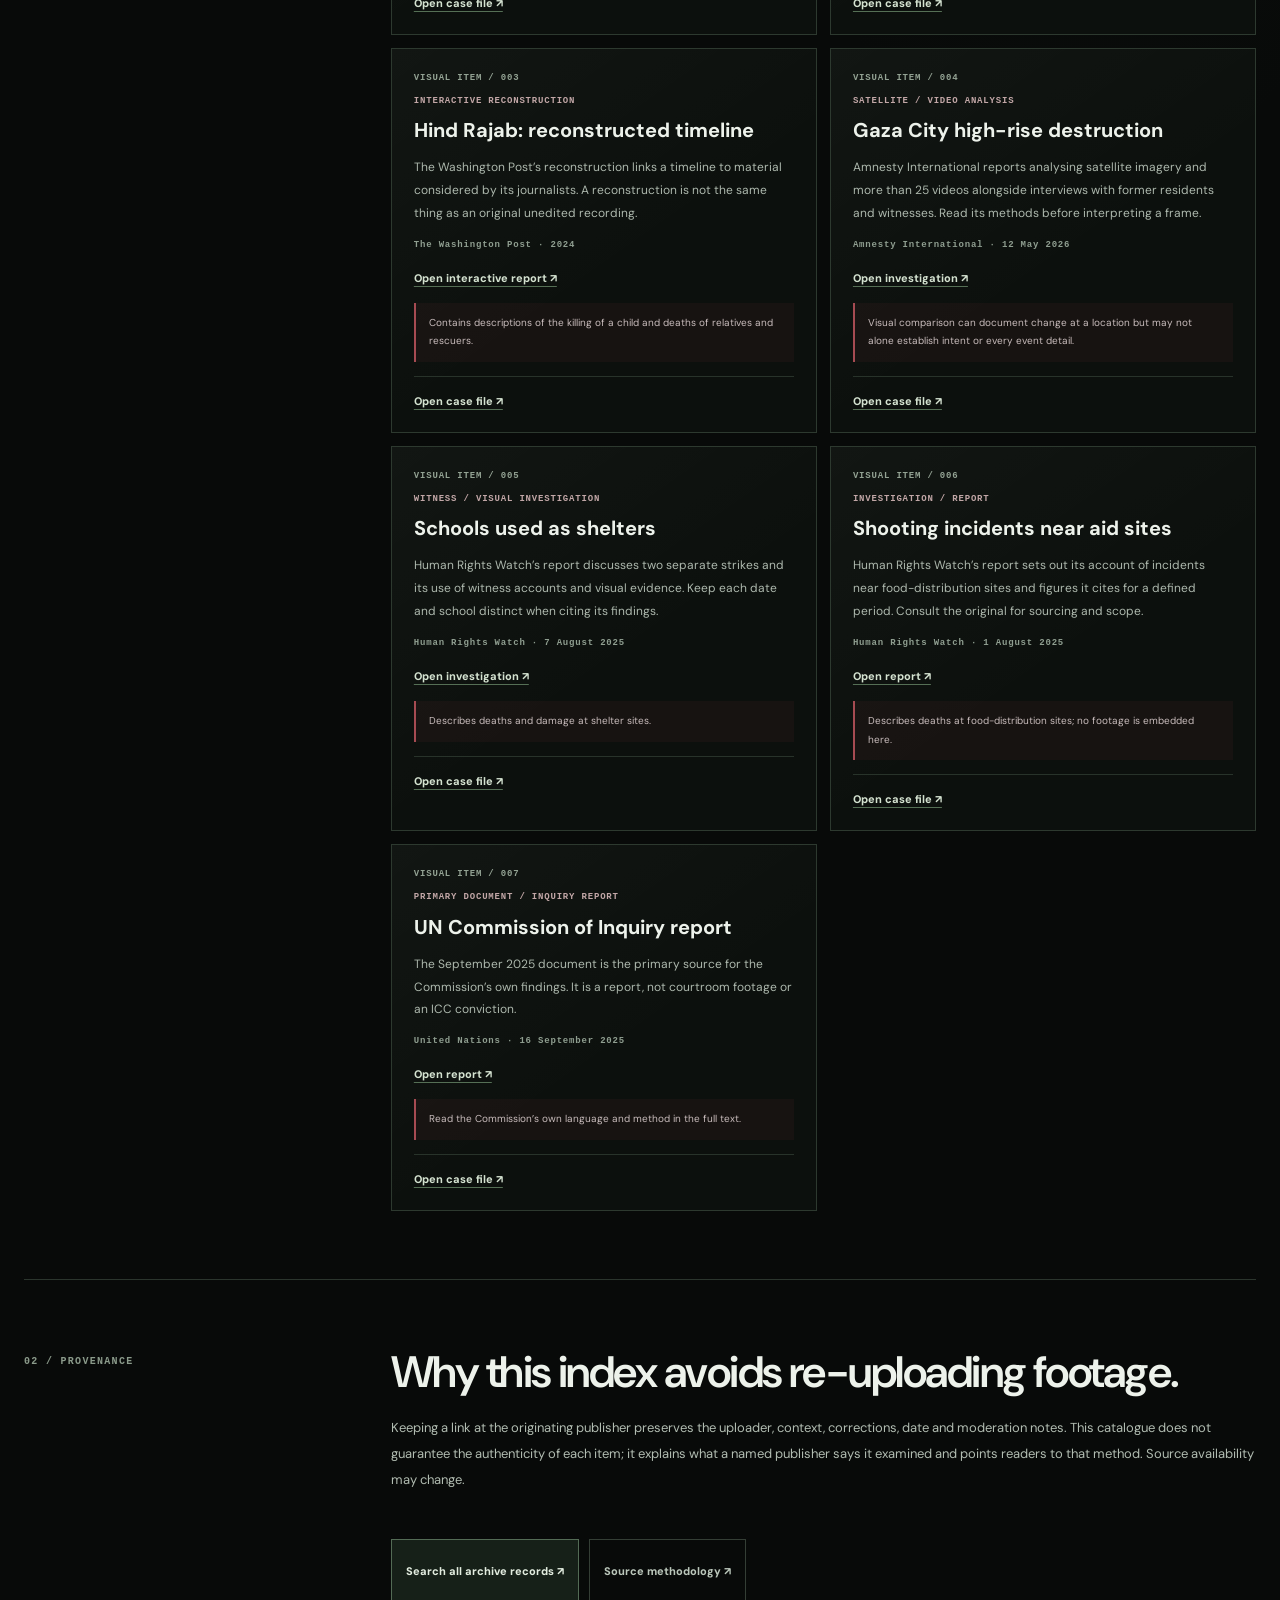
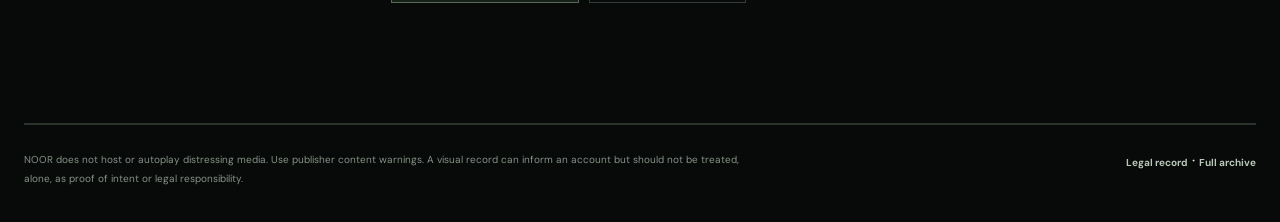
<file: visual-evidence.html>
<!doctype html>
<html lang="en" dir="ltr"><head><meta charset="utf-8"><meta name="viewport" content="width=device-width, initial-scale=1, viewport-fit=cover"><meta name="theme-color" content="#080a09"><meta name="description" content="Browse linked video reports, visual investigations, reconstructions and primary documents with publisher attribution, dates and limitations."><link rel="canonical" href="https://gaza-zeta.vercel.app/visual-evidence.html"><title>Visual evidence index | NOOR</title><link rel="preconnect" href="https://fonts.googleapis.com"><link rel="preconnect" href="https://fonts.gstatic.com" crossorigin><link href="https://fonts.googleapis.com/css2?family=Anton&family=Cairo:wght@400;600;700;800&family=DM+Sans:wght@400;500;600;700&display=swap" rel="stylesheet"><link rel="stylesheet" href="css/research.css"><script src="js/visual-evidence.js" defer></script>  <link rel="stylesheet" href="css/i18n.css">
</head>
<body class="research-methodology-body research-visual-body"><a class="research-skip" href="#visual-main">Skip to visual evidence</a><div class="research-methodology-shell"><header class="research-header"><a class="research-wordmark" href="index.html" aria-label="NOOR home"><span class="research-mark" aria-hidden="true">N</span><span>NOOR</span></a><div class="research-header-actions"><span class="research-header-label">RESEARCH DESK / VISUAL INDEX</span><span class="noor-language-wrap">
          <label class="noor-sr-only" for="noor-language-select" data-en="Choose language" data-ar="اختر اللغة">Choose language</label>
          <select id="noor-language-select" class="noor-language-select" data-noor-language-select aria-label="Choose language" data-en-aria="Choose language">
            <option value="en">English</option>
            <option value="ar">العربية</option>
            <option value="fr">Français</option>
            <option value="es">Español</option>
            <option value="pt">Português</option>
            <option value="de">Deutsch</option>
          </select>
        </span></div></header><nav class="research-nav" aria-label="Evidence project navigation"><div class="research-nav-inner"><span class="research-nav-label">THE RECORD</span><a href="a-hard-pill-to-swallow.html">Field notes</a><a href="evidence-archive.html">Evidence archive</a><a href="visual-evidence.html" aria-current="page">Visual evidence</a><a href="legal-record.html">Legal record</a><a href="methodology.html">Methodology</a></div></nav>
<main id="visual-main"><section class="research-hero"><p class="research-eyebrow">VISUAL MATERIAL / PUBLISHER ATTRIBUTION</p><h1>See what the source actually published.</h1><p class="research-hero-deck">A catalogue of source-linked video reports, visual investigations, reconstructions and primary documents. Every item names its publisher and describes the material’s stated role. NOOR does not host a raw-footage dump: links lead to the original publisher so context, captions and provenance stay attached.</p><div class="research-hero-meta"><span>NO AUTOPLAY</span><span>NO RE-UPLOADED GRAPHIC CLIPS</span><span>SOURCE AND CONTEXT FIRST</span></div><p class="research-caution"><strong>Content warning:</strong> some publishers include distressing descriptions, imagery or audio. Review the source’s content notes before opening or playing. A video may document only a moment or angle; it does not by itself establish the whole sequence or legal responsibility.</p></section>
<section class="research-method-section"><p class="research-section-index">01 / FIND MATERIAL</p><div class="research-method-content"><h2>Filter the source index.</h2><div class="research-visual-filters"><label for="visual-query">Search publishers, subjects or notes<input id="visual-query" type="search" placeholder="e.g. satellite imagery, rescue, school"></label><label for="visual-kind">Material type<select id="visual-kind"><option value="">All types</option><option value="video">Video report / original post</option><option value="reconstruction">Timeline / reconstruction</option><option value="analysis">Visual or audio analysis</option><option value="document">Document / report</option></select></label><label for="visual-topic">Subject<select id="visual-topic"><option value="">All subjects</option><option value="civilian-harm">Civilian harm</option><option value="aid-workers">Aid workers</option><option value="destruction">Destruction</option><option value="schools">Schools &amp; shelters</option><option value="aid-access">Aid access</option><option value="legal">Legal record</option></select></label><div class="research-visual-actions"><button class="research-page-link" id="visual-clear" type="button">Clear filters</button><p id="visual-count" role="status" aria-live="polite">7 source entries</p></div></div>
<div id="visual-list" class="research-visual-grid">
<article class="research-visual-card" id="engineers-video" data-kind="video" data-topic="civilian-harm" data-search="human rights watch engineers building 106 civilians children video strike"><p class="research-visual-index">VISUAL ITEM / 001</p><p class="research-visual-type">VIDEO REPORT · CONTENT NOTE</p><h3>Engineers’ Building strike</h3><p>Human Rights Watch’s video report accompanying its investigation of the 31 October 2023 strike. Casualty figures and legal assessment remain attributed to HRW.</p><p class="research-visual-meta">Human Rights Watch · original video</p><a href="https://www.youtube.com/watch?v=jZdcDhYuBNs" target="_blank" rel="noopener noreferrer">Open original video ↗</a><p class="research-visual-caution">May include distressing details or imagery. Review the publisher page before playback.</p><div class="research-visual-related"><a href="case-engineers-building.html">Open case file ↗</a></div></article>
<article class="research-visual-card" id="rescue-phone-video" data-kind="analysis" data-topic="aid-workers" data-search="bellingcat rescue convoy phone footage audio geolocation prcs ambulance aid workers"><p class="research-visual-index">VISUAL ITEM / 002</p><p class="research-visual-type">PHONE VIDEO / AUDIO ANALYSIS</p><h3>Tal as-Sultan rescue convoy</h3><p>Bellingcat describes geolocation and audio analysis of phone footage recovered from one of the workers who died. This is an analyst’s reconstruction, not a complete recording of every event.</p><p class="research-visual-meta">Bellingcat · 9 April 2025</p><a href="https://www.bellingcat.com/news/2025/04/09/gaza-palestine-israel-killed-death-aid-workers-international-red-cross-crescent-audio-analysis/" target="_blank" rel="noopener noreferrer">Open analysis ↗</a><p class="research-visual-caution">May describe death and distressing audio. The publisher’s methods and limits are linked.</p><div class="research-visual-related"><a href="case-rescue-workers.html">Open case file ↗</a></div></article>
<article class="research-visual-card" id="hind-reconstruction" data-kind="reconstruction" data-topic="civilian-harm" data-search="washington post hind rajab car emergency call timeline interactive reconstruction"><p class="research-visual-index">VISUAL ITEM / 003</p><p class="research-visual-type">INTERACTIVE RECONSTRUCTION</p><h3>Hind Rajab: reconstructed timeline</h3><p>The Washington Post’s reconstruction links a timeline to material considered by its journalists. A reconstruction is not the same thing as an original unedited recording.</p><p class="research-visual-meta">The Washington Post · 2024</p><a href="https://www.washingtonpost.com/world/interactive/2024/hind-rajab-israel-gaza-killing-timeline/" target="_blank" rel="noopener noreferrer">Open interactive report ↗</a><p class="research-visual-caution">Contains descriptions of the killing of a child and deaths of relatives and rescuers.</p><div class="research-visual-related"><a href="case-hind-rajab.html">Open case file ↗</a></div></article>
<article class="research-visual-card" id="high-rise-imagery" data-kind="analysis" data-topic="destruction" data-search="amnesty international satellite imagery high rise buildings gaza city videos witness interviews"><p class="research-visual-index">VISUAL ITEM / 004</p><p class="research-visual-type">SATELLITE / VIDEO ANALYSIS</p><h3>Gaza City high-rise destruction</h3><p>Amnesty International reports analysing satellite imagery and more than 25 videos alongside interviews with former residents and witnesses. Read its methods before interpreting a frame.</p><p class="research-visual-meta">Amnesty International · 12 May 2026</p><a href="https://www.amnesty.org/en/latest/news/2026/05/israel-opt-israels-systematic-destruction-of-high-rise-buildings-must-be-investigated-as-war-crimes-of-wanton-destruction-and-collective-punishment/" target="_blank" rel="noopener noreferrer">Open investigation ↗</a><p class="research-visual-caution">Visual comparison can document change at a location but may not alone establish intent or every event detail.</p><div class="research-visual-related"><a href="case-high-rise-destruction.html">Open case file ↗</a></div></article>
<article class="research-visual-card" id="school-visual-records" data-kind="analysis" data-topic="schools" data-search="human rights watch school strikes shelter witness visual evidence deir al balah gaza city"><p class="research-visual-index">VISUAL ITEM / 005</p><p class="research-visual-type">WITNESS / VISUAL INVESTIGATION</p><h3>Schools used as shelters</h3><p>Human Rights Watch’s report discusses two separate strikes and its use of witness accounts and visual evidence. Keep each date and school distinct when citing its findings.</p><p class="research-visual-meta">Human Rights Watch · 7 August 2025</p><a href="https://www.hrw.org/news/2025/08/07/gaza-israeli-school-strikes-magnify-civilian-peril" target="_blank" rel="noopener noreferrer">Open investigation ↗</a><p class="research-visual-caution">Describes deaths and damage at shelter sites.</p><div class="research-visual-related"><a href="case-school-shelters.html">Open case file ↗</a></div></article>
<article class="research-visual-card" id="aid-site-report" data-kind="document" data-topic="aid-access" data-search="human rights watch aid distribution site shootings deaths seeking food report"><p class="research-visual-index">VISUAL ITEM / 006</p><p class="research-visual-type">INVESTIGATION / REPORT</p><h3>Shooting incidents near aid sites</h3><p>Human Rights Watch’s report sets out its account of incidents near food-distribution sites and figures it cites for a defined period. Consult the original for sourcing and scope.</p><p class="research-visual-meta">Human Rights Watch · 1 August 2025</p><a href="https://www.hrw.org/news/2025/08/01/gaza-israeli-killings-palestinians-seeking-food-are-war-crimes" target="_blank" rel="noopener noreferrer">Open report ↗</a><p class="research-visual-caution">Describes deaths at food-distribution sites; no footage is embedded here.</p><div class="research-visual-related"><a href="case-aid-distribution.html">Open case file ↗</a></div></article>
<article class="research-visual-card" id="un-report-source" data-kind="document" data-topic="legal" data-search="un commission inquiry report primary document legal analysis convention"><p class="research-visual-index">VISUAL ITEM / 007</p><p class="research-visual-type">PRIMARY DOCUMENT / INQUIRY REPORT</p><h3>UN Commission of Inquiry report</h3><p>The September 2025 document is the primary source for the Commission’s own findings. It is a report, not courtroom footage or an ICC conviction.</p><p class="research-visual-meta">United Nations · 16 September 2025</p><a href="https://www.un.org/unispal/document/commission-of-inquiry-report-genocide-in-gaza-a-hrc-60-crp-3/" target="_blank" rel="noopener noreferrer">Open report ↗</a><p class="research-visual-caution">Read the Commission’s own language and method in the full text.</p><div class="research-visual-related"><a href="case-un-commission.html">Open case file ↗</a></div></article>
</div><p id="visual-empty" class="research-visual-empty" hidden>No entries match those filters. Clear a filter to broaden the results.</p></div></section>
<section class="research-method-section"><p class="research-section-index">02 / PROVENANCE</p><div class="research-method-content"><h2>Why this index avoids re-uploading footage.</h2><p>Keeping a link at the originating publisher preserves the uploader, context, corrections, date and moderation notes. This catalogue does not guarantee the authenticity of each item; it explains what a named publisher says it examined and points readers to that method. Source availability may change.</p><div class="research-page-links"><a class="research-page-link" href="evidence-archive.html">Search all archive records ↗</a><a class="research-page-link research-page-link-secondary" href="methodology.html">Source methodology ↗</a></div></div></section></main><footer class="research-footer"><p>NOOR does not host or autoplay distressing media. Use publisher content warnings. A visual record can inform an account but should not be treated, alone, as proof of intent or legal responsibility.</p><div><a href="legal-record.html">Legal record</a> · <a href="evidence-archive.html">Full archive</a></div></footer></div>  <script src="js/i18n-content.js" defer></script>
  <script src="js/i18n.js" defer></script>
</body></html>
</file>
<file: css/style.css>
/* NOOR — responsive, accessible static styles */
:root{color-scheme:dark;--bg:#0b0b0c;--surface:#121214;--surface-2:#19191c;--surface-3:#232327;--text:#f5f1f0;--muted:#b0aeb2;--muted-dark:#96949b;--red:#c1121f;--red-hover:#e0192a;--rose:#f6b7b0;--line:#303034;--max:1240px;--header-height:76px;box-sizing:border-box;padding-top:env(safe-area-inset-top,0px);padding-bottom:env(safe-area-inset-bottom,0px)}
*,*::before,*::after{box-sizing:inherit}
html{scroll-behavior:smooth;scroll-padding-top:calc(var(--header-height) + 20px)}
body{margin:0;background:var(--bg);color:var(--text);font:400 16px/1.7 "DM Sans",system-ui,-apple-system,BlinkMacSystemFont,"Segoe UI",sans-serif;-webkit-font-smoothing:antialiased;text-rendering:optimizeLegibility}
body::before{content:"";position:fixed;inset:0 0 auto;height:env(safe-area-inset-top,0px);background:rgba(11,11,12,.94);z-index:90;pointer-events:none}
[dir=rtl] body{font-family:"Cairo","DM Sans",system-ui,sans-serif}
img,svg{display:block;max-width:100%}a{color:inherit}button{font:inherit}button,a{-webkit-tap-highlight-color:transparent}:focus-visible{outline:2px solid #ffd1cb;outline-offset:4px}
.wrap{width:min(100% - 44px,var(--max));margin-inline:auto}
.display{font-family:Anton,Impact,sans-serif;font-weight:400;letter-spacing:.025em;text-transform:uppercase;line-height:1.06;margin:0}
[dir=rtl] .display{font-family:Cairo,sans-serif;font-weight:800;letter-spacing:0;text-transform:none;line-height:1.25}
.eyebrow{margin:0 0 12px;color:var(--rose);font-size:11px;font-weight:700;letter-spacing:.16em;text-transform:uppercase}
[dir=rtl] .eyebrow{letter-spacing:0;font-size:13px}
.skip{position:fixed;z-index:120;top:-100px;left:16px;padding:12px 18px;border-radius:6px;background:var(--red);color:white;text-decoration:none;font-weight:700}.skip:focus{top:16px}
/* Header */
.site-header{height:var(--header-height);position:sticky;top:env(safe-area-inset-top,0px);z-index:80;border-bottom:1px solid rgba(255,255,255,.08);background:rgba(11,11,12,.84);backdrop-filter:blur(18px);-webkit-backdrop-filter:blur(18px)}
.header-inner{height:100%;display:flex;align-items:center;justify-content:space-between;gap:24px}
.brand{display:inline-flex;align-items:center;gap:10px;text-decoration:none;white-space:nowrap}.brand-mark{width:34px;height:34px;display:grid;place-items:center;border-radius:9px;background:var(--red);font:700 19px Anton,sans-serif;box-shadow:0 6px 25px rgba(193,18,31,.23)}.brand-name{font:400 24px Anton,sans-serif;letter-spacing:.12em}.brand-ar{color:var(--muted);font:800 18px Cairo,sans-serif}
.nav{display:flex;align-items:center;gap:clamp(16px,2.2vw,32px)}.nav a{padding:8px 0;color:var(--muted);font-size:12px;font-weight:700;letter-spacing:.065em;text-transform:uppercase;text-decoration:none;border-bottom:2px solid transparent;transition:color .2s,border-color .2s}.nav a:hover,.nav a[aria-current=location]{color:var(--text);border-color:var(--red)}[dir=rtl] .nav a{letter-spacing:0;text-transform:none;font-size:14px}
.header-actions{display:flex;align-items:center;gap:10px}.language-toggle,.menu-toggle{min-height:42px;border:1px solid var(--line);border-radius:7px;background:var(--surface);color:var(--text);cursor:pointer}.language-toggle{padding:0 13px;font-size:12px;font-weight:700}.menu-toggle{display:none;width:44px;padding:10px;align-items:center;justify-content:center;flex-direction:column;gap:5px}.menu-toggle span{display:block;width:18px;height:2px;background:currentColor;border-radius:2px}
.button{min-height:50px;padding:13px 22px;display:inline-flex;align-items:center;justify-content:center;gap:9px;border:1px solid transparent;border-radius:7px;background:var(--red);color:#fff;text-decoration:none;text-align:center;font-size:12px;font-weight:700;letter-spacing:.07em;text-transform:uppercase;box-shadow:0 7px 28px rgba(193,18,31,.18);transition:background .2s,transform .2s,box-shadow .2s}.button:hover{background:var(--red-hover);box-shadow:0 9px 34px rgba(193,18,31,.28);transform:translateY(-1px)}.button:active{transform:translateY(0)}.button-small{min-height:42px;padding:10px 16px;font-size:11px}.button-outline{background:rgba(18,18,20,.42);border-color:#626166;box-shadow:none}.button-outline:hover{background:var(--surface-3);border-color:#929197;box-shadow:none}[dir=rtl] .button{text-transform:none;letter-spacing:0;font-family:Cairo,sans-serif;font-size:14px}
/* Hero and carousel */
.hero{position:relative;min-height:min(790px,calc(100svh - var(--header-height)));display:flex;align-items:center;justify-content:center;overflow:hidden;isolation:isolate;text-align:center;padding:88px 0 78px;background:#131315}.hero-slides,.hero-shade{position:absolute;inset:0;z-index:-2}.hero-slide{position:absolute;inset:0;background-position:center 42%;background-size:cover;opacity:0;transform:scale(1.025);transition:opacity 1s ease,transform 7s ease}.hero-slide.is-active{opacity:1;transform:scale(1)}.hero-shade{z-index:-1;background:linear-gradient(180deg,rgba(8,8,9,.42),rgba(8,8,9,.73) 44%,#0b0b0c 100%),linear-gradient(90deg,rgba(8,8,9,.3),transparent 35%,rgba(8,8,9,.26))}.hero-content{max-width:930px;display:flex;flex-direction:column;align-items:center}.hero-eyebrow{display:inline-flex;align-items:center;gap:10px;border:1px solid rgba(255,255,255,.16);border-radius:99px;padding:8px 14px;background:rgba(16,16,18,.62);color:#ffded9;letter-spacing:.08em;margin-bottom:34px}.signal{width:7px;height:7px;background:var(--red);border-radius:50%;box-shadow:0 0 0 5px rgba(193,18,31,.18)}.overline{margin:0 0 16px;color:#e5dedf;font-size:12px;font-weight:700;letter-spacing:.2em;text-transform:uppercase}.hero h1{font-size:clamp(48px,8.4vw,106px);max-width:900px;text-shadow:0 3px 24px rgba(0,0,0,.34)}.hero-quote{margin:23px 0 0;color:#f4d2ce;font:500 clamp(21px,3.2vw,33px)/1.25 Caveat,cursive}.hero-actions{display:flex;justify-content:center;align-items:center;gap:12px;flex-wrap:wrap;margin-top:34px}.hero-note{max-width:560px;color:#c6c2c4;font-size:12px;margin:18px 0 0}.carousel-controls{display:flex;align-items:center;gap:15px;margin-top:38px}.carousel-dots{display:flex;align-items:center;justify-content:center;gap:7px}.carousel-dot{border:0;width:7px;height:7px;border-radius:8px;padding:0;background:#77767a;cursor:pointer;transition:width .2s,background .2s}.carousel-dot.is-active{width:27px;background:var(--rose)}.carousel-pause{width:38px;height:38px;border:1px solid rgba(255,255,255,.28);border-radius:50%;background:rgba(16,16,18,.55);color:#fff;font-size:13px;cursor:pointer}.scroll-cue{position:absolute;bottom:18px;left:50%;width:22px;height:34px;border:1px solid rgba(255,255,255,.4);border-radius:13px;transform:translateX(-50%);display:flex;justify-content:center;padding-top:7px}.scroll-cue span{display:block;width:3px;height:7px;background:#fff;border-radius:2px;animation:scroll-dot 1.7s ease-in-out infinite}@keyframes scroll-dot{0%{transform:translateY(0);opacity:0}30%{opacity:1}100%{transform:translateY(10px);opacity:0}}
/* Content sections */
.section{padding:100px 0}.section-soft{background:var(--surface);border-block:1px solid rgba(255,255,255,.045)}.section-heading{display:grid;grid-template-columns:1fr minmax(300px,.74fr);gap:48px;align-items:end;margin-bottom:40px}.section-heading-stack{align-items:start}.section-title{font-size:clamp(34px,5.3vw,62px);max-width:700px}.section-intro{max-width:550px;margin:0;color:var(--muted);font-size:15px;line-height:1.85}.photo-grid{display:grid;grid-template-columns:1.16fr 1fr 1fr;gap:16px}.photo-card{position:relative;min-width:0;margin:0;overflow:hidden;border:1px solid var(--line);border-radius:10px;background:var(--surface);min-height:260px}.photo-card img{display:block;width:100%;height:auto;aspect-ratio:3/2;object-fit:cover;object-position:center;transition:transform .55s ease,filter .55s ease;filter:saturate(.88)}.photo-card:hover img{transform:scale(1.035);filter:saturate(1)}.photo-card figcaption{display:flex;align-items:center;gap:12px;padding:16px 17px;color:#e9e3e3;font-size:13px;font-weight:600}.photo-index{color:var(--rose);font:400 20px Anton,sans-serif;letter-spacing:.04em}.image-note{margin:17px 0 0;color:var(--muted-dark);font-size:11px;line-height:1.65}
.support-grid{display:grid;grid-template-columns:repeat(3,minmax(0,1fr));gap:18px}.support-card{min-height:310px;padding:28px;display:flex;flex-direction:column;align-items:flex-start;border:1px solid var(--line);border-radius:9px;background:var(--surface-2);transition:background .2s,border-color .2s,transform .2s}.support-card:hover{background:#202023;border-color:#49494f;transform:translateY(-2px)}.support-icon{width:48px;height:48px;display:grid;place-items:center;border:1px solid rgba(246,183,176,.23);border-radius:10px;background:rgba(193,18,31,.11);color:var(--rose)}.support-icon svg{width:28px;height:28px;stroke:currentColor;stroke-width:1.7;stroke-linecap:round;stroke-linejoin:round}.card-number{margin:24px 0 7px;color:var(--rose);font-size:10px;font-weight:700;letter-spacing:.13em}.support-card h3{margin:0 0 9px;font:400 25px/1.2 Anton,sans-serif;letter-spacing:.035em;text-transform:uppercase}.support-card>p:not(.card-number){margin:0 0 24px;color:var(--muted);font-size:14px;line-height:1.8}.text-link{margin-top:auto;color:var(--rose);font-size:12px;font-weight:700;text-decoration:none}.text-link:hover{color:#fff}
.transparency-panel{display:grid;grid-template-columns:auto minmax(0,1.35fr) minmax(260px,.8fr);align-items:center;gap:28px;padding:clamp(26px,4.5vw,56px);border:1px solid #393238;border-radius:12px;background:radial-gradient(circle at 0 100%,rgba(193,18,31,.12),transparent 35%),linear-gradient(135deg,#181719,#111113)}.transparency-mark{width:64px;height:64px;display:grid;place-items:center;border:1px solid #5a3b40;border-radius:50%;background:rgba(193,18,31,.12);color:var(--rose);font-size:30px}.transparency-copy .section-title{font-size:clamp(32px,4vw,50px);margin-bottom:16px}.transparency-copy>p:not(.eyebrow){margin:0 0 23px;color:var(--muted);font-size:14px;line-height:1.9}.source-card{padding:23px;border:1px solid var(--line);border-radius:9px;background:rgba(6,6,7,.37)}.source-label{color:var(--rose);font-size:10px;letter-spacing:.14em;font-weight:700}.source-card h3{margin:13px 0 9px;font-size:18px}.source-card p{margin:0 0 20px;color:var(--muted);font-size:13px;line-height:1.8}.source-card a{color:var(--rose);font-size:12px;font-weight:700;text-decoration:none}.source-card a:hover{color:#fff}
.learn-section{padding-block:84px;background:linear-gradient(120deg,#221214,#121214 52%,#111113);border-block:1px solid #372629}.learn-inner{display:flex;align-items:center;justify-content:space-between;gap:55px}.learn-inner>div:first-child{max-width:720px}.learn-inner .section-title{font-size:clamp(34px,4.8vw,58px);margin-bottom:18px}.learn-inner p:not(.eyebrow){max-width:700px;margin:0;color:#c1b9bb;font-size:14px}.learn-actions{display:flex;flex-direction:column;align-items:stretch;gap:10px;min-width:235px}
/* Footer */
.site-footer{padding:54px 0 20px;background:#080809}.footer-inner{display:grid;grid-template-columns:1fr 1.1fr 1fr;gap:35px;align-items:start;padding-bottom:44px}.footer-brand>p{max-width:260px;margin:15px 0 0;color:var(--muted-dark);font-size:12px}.footer-share .eyebrow{margin-bottom:14px}.share-links{display:flex;flex-wrap:wrap;gap:8px}.share-links a,.share-links button{display:inline-flex;align-items:center;justify-content:center;min-height:40px;padding:9px 12px;border:1px solid #313135;border-radius:6px;background:var(--surface);color:#dedadd;font-size:11px;font-weight:600;text-decoration:none;cursor:pointer}.share-links a:hover,.share-links button:hover{border-color:#6a5a5d;background:var(--surface-2)}.status-message{min-height:18px;margin:8px 0 0;color:var(--rose);font-size:11px}.footer-quote{padding:19px;border:1px solid #252528;border-radius:9px;background:#101012}.arabic-quote{margin:0 0 8px;color:var(--rose);font:700 22px/1.75 Cairo,sans-serif}.quote-translation{margin:0;color:var(--muted-dark);font-size:11px}.footer-bottom{display:flex;align-items:center;justify-content:space-between;gap:20px;padding-top:18px;border-top:1px solid #222225}.footer-bottom p{margin:0;color:#949198;font-size:10px}.footer-bottom a{color:var(--muted);font-size:11px;text-decoration:none;white-space:nowrap}.footer-bottom a:hover{color:white}
[dir=rtl] .hero-eyebrow{letter-spacing:0}[dir=rtl] .support-card h3{text-transform:none;font-family:Cairo,sans-serif;font-weight:800}[dir=rtl] .transparency-panel{background:radial-gradient(circle at 100% 100%,rgba(193,18,31,.12),transparent 35%),linear-gradient(135deg,#181719,#111113)}
@media(max-width:1040px){.nav{gap:14px}.nav a{font-size:10px}.header-actions{gap:7px}.button-small{padding-inline:12px}.transparency-panel{grid-template-columns:auto minmax(0,1fr)}.source-card{grid-column:2}.footer-inner{grid-template-columns:1fr 1fr}.footer-quote{grid-column:1/-1;max-width:560px}}
@media(max-width:900px){:root{--header-height:70px}.menu-toggle{display:flex}.header-actions .button-small{display:none}.nav{display:none}.nav.is-open{position:absolute;top:calc(var(--header-height) + env(safe-area-inset-top,0px));left:0;right:0;display:flex;flex-direction:column;align-items:stretch;gap:0;padding:9px 22px 18px;background:rgba(10,10,11,.98);border-bottom:1px solid var(--line);box-shadow:0 18px 40px rgba(0,0,0,.35)}.nav.is-open a{padding:13px 0;border-bottom:1px solid rgba(255,255,255,.07);font-size:12px}.section{padding:76px 0}.section-heading{grid-template-columns:1fr;gap:18px;margin-bottom:27px}.section-intro{font-size:14px}.photo-grid{grid-template-columns:1fr 1fr}.photo-large{grid-column:1/-1}.support-grid{grid-template-columns:1fr}.support-card{min-height:255px}.card-number{margin-top:18px}.transparency-panel{grid-template-columns:auto minmax(0,1fr);gap:20px}.transparency-mark{width:54px;height:54px}.transparency-copy .section-title{font-size:clamp(32px,6vw,46px)}.learn-inner{flex-direction:column;align-items:flex-start;gap:28px}.learn-actions{width:100%;max-width:400px;flex-direction:row;flex-wrap:wrap}.learn-actions .button{flex:1}.footer-inner{grid-template-columns:1fr 1fr}.footer-brand{grid-column:1/-1}}
@media(max-width:560px){.wrap{width:min(100% - 34px,var(--max))}.brand-mark{width:31px;height:31px}.brand-name{font-size:22px}.brand-ar{font-size:16px}.language-toggle{padding-inline:10px;font-size:11px}.hero{min-height:calc(100svh - var(--header-height));padding:78px 0 64px}.hero-eyebrow{font-size:9px;margin-bottom:26px}.overline{font-size:10px;letter-spacing:.14em}.hero h1{font-size:clamp(44px,13vw,66px)}.hero-quote{max-width:340px;margin-top:19px;font-size:26px}.hero-actions{width:100%;flex-direction:column;align-items:stretch;max-width:360px;margin-top:29px}.hero-actions .button{width:100%}.hero-note{font-size:11px;max-width:330px}.carousel-controls{margin-top:30px}.section{padding:63px 0}.section-title{font-size:clamp(32px,10vw,46px)}.section-heading{gap:14px}.photo-grid{grid-template-columns:1fr;gap:13px}.photo-large{grid-column:auto}.photo-card,.photo-large{min-height:0}.photo-card img,.photo-large img{height:auto;aspect-ratio:3/2}.photo-card figcaption{padding:13px 15px}.image-note{font-size:10px}.support-card{padding:23px}.transparency-panel{grid-template-columns:1fr;padding:25px;gap:17px}.transparency-mark{width:48px;height:48px;font-size:25px}.source-card{grid-column:auto}.transparency-copy .button{width:100%;padding-inline:13px}.learn-section{padding-block:62px}.learn-inner .section-title{font-size:clamp(32px,9.8vw,45px)}.learn-actions{max-width:none;flex-direction:column}.footer-inner{grid-template-columns:1fr;gap:28px;padding-bottom:30px}.footer-brand{grid-column:auto}.footer-quote{grid-column:auto}.footer-bottom{align-items:flex-start;flex-direction:column;gap:10px}.footer-bottom p{font-size:10px}.share-links a,.share-links button{flex-grow:1}}
@media(prefers-reduced-motion:reduce){html{scroll-behavior:auto}*,*::before,*::after{animation-duration:.01ms!important;animation-iteration-count:1!important;transition-duration:.01ms!important;scroll-behavior:auto!important}.hero-slide{transform:none}}


/* Refined motion system: restrained, consistent, and respectful of user settings. */
.nav a{transition:color .22s ease,border-color .22s ease,transform .22s ease}
.nav a:hover{transform:translateY(-1px)}
.menu-toggle span{transition:transform .24s cubic-bezier(.2,.7,.2,1),opacity .18s ease}
.menu-toggle[aria-expanded="true"] span:first-child{transform:translateY(7px) rotate(45deg)}
.menu-toggle[aria-expanded="true"] span:nth-child(2){opacity:0}
.menu-toggle[aria-expanded="true"] span:last-child{transform:translateY(-7px) rotate(-45deg)}
.nav.is-open{animation:noor-menu-enter .24s cubic-bezier(.2,.7,.2,1) both}
@keyframes noor-menu-enter{from{opacity:0;transform:translateY(-7px)}to{opacity:1;transform:translateY(0)}}

/* Slow cinematic drift keeps the hero alive without making the copy hard to read. */
.hero-slide{
  transform:scale(1.035);
  transition:opacity 1.25s cubic-bezier(.2,.65,.3,1),transform 8s cubic-bezier(.16,1,.3,1);
  will-change:opacity,transform;
}
.hero-slide.is-active{transform:scale(1.085)}
html.motion-ready .hero-eyebrow,
html.motion-ready .hero .overline,
html.motion-ready .hero h1,
html.motion-ready .hero-quote,
html.motion-ready .hero-actions,
html.motion-ready .hero-note,
html.motion-ready .carousel-controls{
  animation:noor-hero-rise .85s cubic-bezier(.2,.7,.2,1) both;
}
html.motion-ready .hero-eyebrow{animation-delay:80ms}
html.motion-ready .hero .overline{animation-delay:170ms}
html.motion-ready .hero h1{animation-delay:250ms}
html.motion-ready .hero-quote{animation-delay:360ms}
html.motion-ready .hero-actions{animation-delay:460ms}
html.motion-ready .hero-note{animation-delay:540ms}
html.motion-ready .carousel-controls{animation-delay:640ms}
@keyframes noor-hero-rise{
  from{opacity:0;transform:translate3d(0,18px,0);filter:blur(3px)}
  to{opacity:1;transform:translate3d(0,0,0);filter:blur(0)}
}

/* Reveal content once as it enters view; never hide content without JS support. */
html.motion-ready .motion-reveal{
  opacity:0;
  transform:translate3d(0,20px,0);
  transition:opacity .72s cubic-bezier(.2,.65,.3,1),transform .72s cubic-bezier(.2,.65,.3,1);
  transition-delay:var(--reveal-delay,0ms);
}
html.motion-ready .motion-reveal.is-revealed{
  opacity:1;
  transform:translate3d(0,0,0);
}
.photo-card,.support-card{backface-visibility:hidden}
.button,.button-outline,.support-card,.photo-card{transition-timing-function:cubic-bezier(.2,.65,.3,1)}
.scroll-cue span{animation-duration:2s}

/* Reduced-motion settings remove entrances, reveals, zooms and decorative motion. */
@media(prefers-reduced-motion:reduce){
  html{scroll-behavior:auto}
  html.motion-ready .hero-eyebrow,
  html.motion-ready .hero .overline,
  html.motion-ready .hero h1,
  html.motion-ready .hero-quote,
  html.motion-ready .hero-actions,
  html.motion-ready .hero-note,
  html.motion-ready .carousel-controls{
    animation:none!important;
    opacity:1!important;
    transform:none!important;
    filter:none!important;
  }
  html.motion-ready .motion-reveal,
  html.motion-ready .motion-reveal.is-revealed{
    opacity:1!important;
    transform:none!important;
    transition:none!important;
  }
  .hero-slide,.hero-slide.is-active{transform:none!important;transition:none!important;will-change:auto}
  .scroll-cue span{animation:none!important;opacity:1}
  .nav.is-open{animation:none}
}


/* Verified 2026 response information */
.response-section{background:linear-gradient(180deg,#0d0d0f,#101012 55%,#0c0c0e);border-block:1px solid rgba(255,255,255,.045)}
.response-grid{display:grid;grid-template-columns:repeat(4,minmax(0,1fr));gap:15px;margin-top:34px}
.response-card{min-width:0;padding:24px 21px 22px;border:1px solid var(--line);border-radius:10px;background:linear-gradient(155deg,#19191c,#121214);box-shadow:0 10px 30px rgba(0,0,0,.10)}
.response-number{margin:0 0 16px;color:var(--rose);font:400 clamp(30px,3.15vw,43px)/1 Anton,Impact,sans-serif;letter-spacing:.015em;font-variant-numeric:tabular-nums}
.response-card h3{margin:0 0 11px;color:var(--text);font-size:14px;line-height:1.55;font-weight:700}
.response-card>p:last-child{margin:0;color:var(--muted);font-size:12px;line-height:1.8}
.response-source{display:flex;justify-content:space-between;align-items:flex-start;gap:22px;margin-top:19px;padding:17px 19px;border:1px solid var(--line);border-radius:8px;background:rgba(255,255,255,.018)}
.response-source>p{max-width:740px;margin:0;color:var(--muted-dark);font-size:11px;line-height:1.8}
.response-source-links{display:flex;flex-wrap:wrap;gap:16px;flex-shrink:0}
.response-source-links a{color:var(--rose);font-size:11px;font-weight:700;text-decoration:none}
.response-source-links a:hover{color:var(--text)}
.source-note{margin:15px 0 0;padding:12px 13px;border-inline-start:2px solid var(--rose);background:rgba(193,18,31,.07);color:var(--muted)!important;font-size:11px!important;line-height:1.75!important}
[dir=rtl] .response-number{letter-spacing:0;font-family:Cairo,sans-serif;font-weight:800}
[dir=rtl] .response-card h3{font-family:Cairo,sans-serif}
@media(max-width:1050px){.response-grid{grid-template-columns:repeat(2,minmax(0,1fr))}.response-source{flex-direction:column;gap:10px}}
@media(max-width:560px){.response-grid{grid-template-columns:1fr;gap:11px;margin-top:25px}.response-card{padding:20px}.response-number{font-size:35px;margin-bottom:11px}.response-source{padding:15px}.response-source-links{flex-direction:column;gap:10px}}

/* Responsive WebP sources in the generated production build. */
.photo-card picture{display:block}


/* Impact counters: stable digit widths, subtle entrance, and no motion for reduced-motion users. */
.response-number-visual{display:inline-block;font-variant-numeric:tabular-nums;letter-spacing:.015em}
.response-number-visual.is-counting{animation:noor-counter-enter .42s cubic-bezier(.2,.7,.2,1) both}
.response-number-visual.is-counted{text-shadow:0 0 22px rgba(246,183,176,.12)}
.response-number-accessible{position:absolute!important;width:1px!important;height:1px!important;padding:0!important;margin:-1px!important;overflow:hidden!important;clip:rect(0,0,0,0)!important;white-space:nowrap!important;border:0!important}
@keyframes noor-counter-enter{from{opacity:.55;transform:translateY(7px)}to{opacity:1;transform:translateY(0)}}
@media(prefers-reduced-motion:reduce){.response-number-visual.is-counting{animation:none!important;opacity:1!important;transform:none!important}}


/* Featured navigation button for the upcoming blank page. */
.nav .nav-feature-link{
  padding:8px 10px;
  border:1px solid rgba(246,183,176,.38);
  border-radius:6px;
  background:rgba(193,18,31,.12);
  color:var(--rose);
  font-size:10px;
  font-weight:700;
  letter-spacing:.01em;
  text-transform:none;
  white-space:nowrap;
  border-bottom:1px solid rgba(246,183,176,.38);
  transition:background .22s ease,border-color .22s ease,color .22s ease,transform .22s ease;
}
.nav .nav-feature-link:hover,.nav .nav-feature-link[aria-current="location"]{
  border-color:var(--rose);
  background:rgba(193,18,31,.2);
  color:#fff;
}
@media(max-width:900px){
  .nav.is-open a.nav-feature-link{
    margin-top:8px;
    padding:12px 13px;
    border:1px solid rgba(246,183,176,.38);
    border-radius:6px;
    background:rgba(193,18,31,.12);
    color:var(--rose);
    white-space:normal;
  }
}


/* Pixelated page transition: restrained retro texture, no jump-scare palette. */
body.pixel-transition-active{overflow:hidden}
.noor-pixel-exit{
  position:fixed;inset:0;z-index:9999;overflow:hidden;isolation:isolate;
  pointer-events:none;background:transparent;color:#e9efe9;
  font-family:"Courier New",ui-monospace,monospace;
}
.noor-pixel-exit__grid{position:absolute;inset:0;display:grid;gap:0}
.noor-pixel-exit__cell{
  display:block;min-width:0;min-height:0;opacity:0;transform:scale(.08);
  background:#090d0b;
  box-shadow:inset 0 0 0 1px rgba(141,185,148,.035);
  animation:noor-pixel-fill .3s steps(4,end) var(--pixel-delay,0s) forwards;
}
.noor-pixel-exit__cell.tone-1{background:#101813}
.noor-pixel-exit__cell.tone-2{background:#18231a}
.noor-pixel-exit__cell.tone-3{background:#080a09}
.noor-pixel-exit__label{
  position:absolute;left:50%;top:50%;width:min(88vw,520px);
  padding:clamp(18px,4vw,30px);transform:translate(-50%,-50%);
  border:1px solid rgba(175,205,177,.23);background:rgba(5,8,6,.93);
  text-align:center;opacity:0;animation:noor-pixel-label-in .38s ease .42s forwards;
  box-shadow:0 14px 70px rgba(0,0,0,.28);
}
.noor-pixel-exit__index{margin:0 0 13px;color:#94a998;font-size:10px;letter-spacing:.22em}
.noor-pixel-exit__message{margin:0;color:#f0f3ef;font-size:clamp(15px,3.1vw,23px);font-weight:700;letter-spacing:.08em;line-height:1.5}
@keyframes noor-pixel-fill{0%{opacity:0;transform:scale(.08)}70%{opacity:1;transform:scale(1.08)}100%{opacity:1;transform:scale(1)}}
@keyframes noor-pixel-label-in{from{opacity:0;filter:blur(2px);transform:translate(-50%,-46%)}to{opacity:1;filter:blur(0);transform:translate(-50%,-50%)}}
@media(prefers-reduced-motion:reduce){.noor-pixel-exit__cell,.noor-pixel-exit__label{animation:none!important;opacity:1!important;transform:none!important;filter:none!important}}


/* Red CRT pre-entry warning: inspired by the supplied retro monitor reference. */
body.noor-warning-open{overflow:hidden}
.noor-warning-screen{
  position:fixed;inset:0;z-index:10000;display:grid;place-items:center;overflow:auto;
  padding:clamp(14px,4vw,38px);isolation:isolate;
  background:radial-gradient(ellipse at center,rgba(100,0,9,.19),transparent 58%),#030304;
  color:#f7eeee;font-family:"Courier New",ui-monospace,monospace;
  animation:noor-warning-flicker 5.8s steps(1,end) infinite;
}
.noor-warning-screen::before{
  content:"";position:fixed;inset:0;z-index:-1;pointer-events:none;
  background:repeating-linear-gradient(to bottom,rgba(0,0,0,.22) 0,rgba(0,0,0,.22) 1px,transparent 1px,transparent 4px),linear-gradient(90deg,rgba(0,0,0,.25),transparent 13%,transparent 87%,rgba(0,0,0,.25));
  opacity:.62;
}
.noor-warning-screen::after{
  content:"";position:fixed;inset:0;pointer-events:none;
  box-shadow:inset 0 0 120px 28px rgba(0,0,0,.9),inset 0 0 20px rgba(240,15,30,.08);
}
.noor-warning-screen__frame{
  position:relative;width:min(100%,790px);margin:auto;overflow:hidden;
  padding:clamp(22px,5vw,54px) clamp(18px,5vw,58px) clamp(18px,3.5vw,32px);
  border:1px solid rgba(255,91,97,.45);border-radius:15px / 9px;
  background:repeating-linear-gradient(0deg,rgba(255,255,255,.018) 0,rgba(255,255,255,.018) 1px,transparent 1px,transparent 5px),radial-gradient(ellipse at 50% 0%,rgba(187,18,29,.88),rgba(83,4,10,.98) 53%,rgba(28,2,5,.99) 100%);
  box-shadow:0 24px 100px rgba(0,0,0,.66),inset 0 0 58px rgba(0,0,0,.36),0 0 36px rgba(172,9,20,.1);
  text-align:center;
}
.noor-warning-screen__signal-row{display:flex;align-items:center;justify-content:center;gap:10px;margin:0 0 clamp(23px,4vw,36px);color:#ffb8b8}
.noor-warning-screen__signal{display:inline-block;width:7px;height:7px;flex:0 0 7px;border-radius:50%;background:#ff313a;box-shadow:0 0 10px #ff313a;animation:noor-warning-signal 2.6s steps(1,end) infinite}
.noor-warning-screen__meta{font-size:10px;letter-spacing:.2em;line-height:1.5}
.noor-warning-screen__title{
  margin:0 0 clamp(22px,4vw,34px);color:#f6f5ff;
  font:400 clamp(27px,5.5vw,50px)/1.13 Anton,Impact,"Arial Narrow",sans-serif;
  letter-spacing:.075em;text-wrap:balance;
  text-shadow:2px 1px 0 rgba(100,201,255,.65),-2px -1px 0 rgba(255,24,37,.78),0 0 20px rgba(255,255,255,.14);
}
.noor-warning-screen__copy{max-width:640px;margin:0 auto;color:#f5e8e9;font-size:clamp(13px,1.8vw,16px);font-weight:700;line-height:1.8}
.noor-warning-screen__copy p{margin:0 0 17px}
.noor-warning-screen__copy p:last-child{margin-bottom:0}
.noor-warning-screen__copy .noor-warning-screen__lead{font-size:clamp(15px,2.2vw,19px);line-height:1.6;color:#fff}
.noor-warning-screen__note{margin:clamp(23px,4vw,34px) 0 0;color:#ffb6b8;font-size:10px;font-weight:700;letter-spacing:.16em;line-height:1.8}
.noor-warning-screen__actions{display:flex;flex-wrap:wrap;justify-content:center;gap:10px;margin:clamp(24px,4vw,34px) 0 0}
.noor-warning-screen__actions button{
  min-height:45px;padding:12px 18px;border:1px solid rgba(255,221,222,.45);border-radius:2px;
  background:transparent;color:#faeeee;font:700 11px/1.5 "Courier New",ui-monospace,monospace;letter-spacing:.055em;
  cursor:pointer;transition:background .18s ease,border-color .18s ease,transform .18s ease;
}
.noor-warning-screen__actions button:hover{transform:translateY(-1px);border-color:#fff}
.noor-warning-screen__continue{background:#f4e8e9!important;color:#39060b!important;border-color:#f4e8e9!important}
.noor-warning-screen__continue:hover{background:#fff!important}
.noor-warning-screen__return:hover{background:rgba(255,255,255,.07)}
.noor-warning-screen__actions button:focus-visible{outline:2px solid #fff;outline-offset:4px}
.noor-warning-screen__footer{margin:clamp(24px,4vw,34px) 0 0;padding-top:14px;border-top:1px solid rgba(255,138,145,.19);color:rgba(255,212,214,.6);font-size:9px;letter-spacing:.15em;line-height:1.8}
[dir=rtl] .noor-warning-screen__title{letter-spacing:0;font-family:Cairo,Arial,sans-serif;font-weight:800}
[dir=rtl] .noor-warning-screen__meta,[dir=rtl] .noor-warning-screen__note,[dir=rtl] .noor-warning-screen__footer{letter-spacing:0}
[dir=rtl] .noor-warning-screen__actions button{font-family:Cairo,Arial,sans-serif;letter-spacing:0}
@keyframes noor-warning-flicker{0%,95%,98%,100%{opacity:1}96%{opacity:.965}97%{opacity:.99}}
@keyframes noor-warning-signal{0%,65%,68%,100%{opacity:1}66%,67%{opacity:.2}}
/* Match the pixel wipe to the same red CRT palette. */
.noor-pixel-exit__cell{background:#100204;box-shadow:inset 0 0 0 1px rgba(255,111,121,.045)}
.noor-pixel-exit__cell.tone-1{background:#250408}
.noor-pixel-exit__cell.tone-2{background:#40070d}
.noor-pixel-exit__cell.tone-3{background:#080102}
.noor-pixel-exit__label{border-color:rgba(255,157,163,.26);background:rgba(16,1,3,.95);box-shadow:0 14px 70px rgba(0,0,0,.48)}
.noor-pixel-exit__index{color:#f29a9f}
.noor-pixel-exit__message{color:#fff4f4}
@media(max-width:560px){
  .noor-warning-screen{padding:10px}
  .noor-warning-screen__frame{padding:24px 17px 17px;border-radius:9px}
  .noor-warning-screen__signal-row{margin-bottom:22px}
  .noor-warning-screen__copy{font-size:12px;line-height:1.75}
  .noor-warning-screen__copy p{margin-bottom:14px}
  .noor-warning-screen__actions{flex-direction:column}
  .noor-warning-screen__actions button{width:100%}
}
@media(prefers-reduced-motion:reduce){
  .noor-warning-screen,.noor-warning-screen__signal,.noor-pixel-exit__cell,.noor-pixel-exit__label{animation:none!important}
  .noor-warning-screen__actions button{transition:none!important}
  .noor-warning-screen__actions button:hover{transform:none}
  .noor-pixel-exit__cell,.noor-pixel-exit__label{opacity:1!important;transform:none!important;filter:none!important}
}


/* Full-viewport CRT warning: analog screen fills the viewport, not a compact card. */
.noor-warning-screen{
  position:fixed;inset:0;z-index:10000;display:block;overflow-x:hidden;overflow-y:auto;
  padding:0;background:#230005;color:#ffeaea;isolation:isolate;overscroll-behavior:contain;
  animation:noor-warning-flicker 4.8s steps(1,end) infinite;
}
.noor-warning-screen::before{
  content:"";position:fixed;inset:0;z-index:5;pointer-events:none;
  background:repeating-linear-gradient(to bottom,rgba(0,0,0,.26) 0,rgba(0,0,0,.26) 1px,transparent 1px,transparent 3px),
    repeating-linear-gradient(90deg,rgba(255,0,26,.025) 0,rgba(255,0,26,.025) 1px,rgba(0,0,0,.015) 1px,rgba(0,0,0,.015) 3px);
  opacity:.5;mix-blend-mode:multiply;animation:noor-crt-roll 9s linear infinite,noor-crt-static .23s steps(2,end) infinite;
}
.noor-warning-screen::after{
  content:"";position:fixed;inset:0;z-index:6;pointer-events:none;
  background:linear-gradient(90deg,rgba(0,0,0,.38),transparent 8%,transparent 92%,rgba(0,0,0,.38)),radial-gradient(ellipse at center,transparent 42%,rgba(0,0,0,.34) 100%);
  box-shadow:inset 0 0 120px 35px rgba(0,0,0,.82),inset 0 0 24px rgba(255,0,25,.09);
}
.noor-warning-screen__frame{
  position:relative;isolation:isolate;width:100%;min-height:100vh;min-height:100dvh;
  margin:0;padding:clamp(26px,5vh,62px) clamp(18px,8.5vw,140px);
  display:flex;flex-direction:column;justify-content:center;align-items:stretch;overflow:hidden;
  border:clamp(5px,.9vw,13px) solid #090204;border-radius:clamp(8px,1.4vw,22px);
  background:repeating-linear-gradient(0deg,rgba(255,255,255,.018) 0,rgba(255,255,255,.018) 1px,transparent 1px,transparent 5px),
    radial-gradient(ellipse at 50% 20%,#a40d17 0%,#77060e 38%,#4b0309 76%,#200105 100%);
  box-shadow:inset 0 0 80px rgba(0,0,0,.5),inset 0 0 2px 2px rgba(255,95,104,.34);text-align:center;
}
.noor-warning-screen__frame::before{
  content:"";position:absolute;inset:0;z-index:1;pointer-events:none;
  background:repeating-linear-gradient(to bottom,transparent 0,transparent 12px,rgba(255,255,255,.035) 13px,transparent 14px);
  opacity:.55;mix-blend-mode:screen;animation:noor-crt-roll 6s linear infinite;
}
.noor-warning-screen__frame::after{
  content:"";position:absolute;left:0;right:0;top:-12%;height:7px;z-index:4;pointer-events:none;
  background:rgba(255,225,225,.2);box-shadow:0 0 18px rgba(255,25,38,.15);animation:noor-crt-tracking 11s linear infinite;
}
.noor-warning-screen__frame>*{position:relative;z-index:2;flex-shrink:0}
.noor-warning-screen__signal-row{display:flex;align-items:center;justify-content:center;gap:12px;margin:0 0 clamp(20px,3.8vh,38px);color:#ffb9bd}
.noor-warning-screen__signal{display:inline-block;width:9px;height:9px;flex:0 0 9px;border-radius:0;background:#ff2734;box-shadow:0 0 12px #ff2734;animation:noor-warning-signal 1.9s steps(1,end) infinite}
.noor-warning-screen__meta{font-size:clamp(9px,.95vw,12px);letter-spacing:.2em;line-height:1.7;text-shadow:1px 0 rgba(74,206,255,.35),-1px 0 rgba(255,0,39,.55)}
.noor-warning-screen__title{
  margin:0;color:#fbf6ff;font:400 clamp(42px,8.2vw,100px)/1.05 Anton,Impact,"Arial Narrow",sans-serif;
  letter-spacing:.055em;text-wrap:balance;text-shadow:3px 2px 0 rgba(83,213,255,.6),-3px -2px 0 rgba(255,15,36,.8),0 0 24px rgba(255,255,255,.18);
  animation:noor-warning-title-glitch 6.5s steps(1,end) infinite;
}
.noor-warning-screen__subhead{
  margin:clamp(16px,2.8vh,28px) 0 clamp(22px,4vh,42px);color:#ffc4c7;
  font-size:clamp(10px,1.25vw,14px);font-weight:700;letter-spacing:.18em;line-height:1.7;text-wrap:balance;
  text-shadow:1px 0 rgba(70,215,255,.22),-1px 0 rgba(255,0,40,.55);
}
.noor-warning-screen__copy{width:min(100%,1120px);max-width:none;margin:0 auto;color:#fff0f0;font-size:clamp(15px,1.55vw,20px);font-weight:700;line-height:1.85}
.noor-warning-screen__copy p{margin:0 auto clamp(15px,2.3vh,25px);max-width:1050px}
.noor-warning-screen__copy p:last-child{margin-bottom:0}
.noor-warning-screen__copy .noor-warning-screen__lead{font-size:clamp(17px,2vw,25px);line-height:1.75;color:#fff}
.noor-warning-screen__note{margin:clamp(20px,3.4vh,34px) 0 0;color:#ffb9bd;font-size:clamp(9px,.95vw,12px);font-weight:700;letter-spacing:.12em;line-height:1.9}
.noor-warning-screen__confirmation{
  display:flex;justify-content:center;align-items:flex-start;gap:12px;width:min(100%,820px);margin:clamp(20px,3.4vh,34px) auto 0;
  padding:15px 18px;border:1px solid rgba(255,218,220,.4);background:rgba(12,0,2,.35);
  color:#fff6f6;text-align:start;font-size:clamp(13px,1.2vw,16px);font-weight:700;line-height:1.65;
}
.noor-warning-screen__checkbox{appearance:none;display:inline-grid;place-content:center;flex:0 0 21px;width:21px;height:21px;margin:1px 0 0;border:1px solid #ffd5d7;background:#150104;cursor:pointer}
.noor-warning-screen__checkbox::before{content:"";width:11px;height:11px;transform:scale(0);transition:transform .12s ease;background:#ffeced}
.noor-warning-screen__checkbox:checked::before{transform:scale(1)}
.noor-warning-screen__checkbox:focus-visible{outline:2px solid #fff;outline-offset:4px}
.noor-warning-screen__confirmation label{cursor:pointer}
.noor-warning-screen__actions{display:flex;flex-wrap:wrap;justify-content:center;gap:12px;margin:clamp(20px,3.4vh,34px) 0 0}
.noor-warning-screen__actions button{
  min-height:50px;min-width:min(260px,100%);padding:15px 23px;border:1px solid rgba(255,221,222,.56);border-radius:2px;
  background:transparent;color:#faeeee;font:700 12px/1.5 "Courier New",ui-monospace,monospace;letter-spacing:.065em;
  cursor:pointer;transition:background .18s ease,border-color .18s ease,transform .18s ease,opacity .18s ease;
}
.noor-warning-screen__actions button:hover:not(:disabled){transform:translateY(-1px);border-color:#fff}
.noor-warning-screen__continue{background:#fff0f0!important;color:#39060b!important;border-color:#fff0f0!important}
.noor-warning-screen__continue:hover:not(:disabled){background:#fff!important}
.noor-warning-screen__continue:disabled{opacity:.38;cursor:not-allowed;filter:grayscale(.5)}
.noor-warning-screen__return:hover{background:rgba(255,255,255,.07)}
.noor-warning-screen__actions button:focus-visible{outline:2px solid #fff;outline-offset:4px}
.noor-warning-screen__footer{margin:clamp(22px,4vh,40px) 0 0;padding-top:16px;border-top:1px solid rgba(255,138,145,.25);color:rgba(255,224,226,.68);font-size:clamp(8px,.85vw,10px);letter-spacing:.13em;line-height:1.8}
[dir=rtl] .noor-warning-screen__title{letter-spacing:0;font-family:Cairo,Arial,sans-serif;font-size:clamp(35px,7vw,82px);font-weight:800}
[dir=rtl] .noor-warning-screen__meta,[dir=rtl] .noor-warning-screen__subhead,[dir=rtl] .noor-warning-screen__note,[dir=rtl] .noor-warning-screen__footer{letter-spacing:0}
[dir=rtl] .noor-warning-screen__actions button{font-family:Cairo,Arial,sans-serif;letter-spacing:0}
[dir=rtl] .noor-warning-screen__confirmation{text-align:right}
[dir=rtl] .noor-warning-screen__copy{font-family:Cairo,Arial,sans-serif}
@keyframes noor-warning-flicker{0%,92%,95%,100%{opacity:1}93%{opacity:.94}94%{opacity:.985}96%{opacity:.97}97%{opacity:1}}
@keyframes noor-warning-signal{0%,55%,59%,100%{opacity:1}56%,58%{opacity:.2}}
@keyframes noor-warning-title-glitch{0%,88%,90%,100%{transform:translateX(0);filter:none}89%{transform:translateX(2px);filter:contrast(1.4);text-shadow:4px 1px 0 rgba(83,213,255,.8),-4px -2px 0 rgba(255,15,36,.9)}}
@keyframes noor-crt-roll{0%{background-position:0 0,0 0}100%{background-position:0 120px,0 0}}
@keyframes noor-crt-static{0%,100%{opacity:.43}50%{opacity:.57}}
@keyframes noor-crt-tracking{0%{top:-12%;opacity:0}4%{opacity:.36}8%{opacity:0}55%{top:110%;opacity:0}57%{opacity:.25}60%{top:110%;opacity:0}100%{top:110%;opacity:0}}
@media(max-width:700px){
  .noor-warning-screen__frame{padding:24px 18px;border-width:7px;border-radius:8px}
  .noor-warning-screen__title{font-size:clamp(38px,11vw,65px)}
  .noor-warning-screen__subhead{font-size:10px;letter-spacing:.1em}
  .noor-warning-screen__copy{font-size:14px;line-height:1.7}
  .noor-warning-screen__copy .noor-warning-screen__lead{font-size:16px}
  .noor-warning-screen__note{font-size:9px;letter-spacing:.06em}
  .noor-warning-screen__confirmation{padding:13px;font-size:13px}
  .noor-warning-screen__actions{flex-direction:column}
  .noor-warning-screen__actions button{width:100%;min-width:0}
  .noor-warning-screen__footer{font-size:8px;letter-spacing:.045em}
}
@media(max-height:720px) and (min-width:701px){
  .noor-warning-screen__frame{padding-top:22px;padding-bottom:22px}
  .noor-warning-screen__signal-row{margin-bottom:14px}
  .noor-warning-screen__subhead{margin-top:12px;margin-bottom:18px}
  .noor-warning-screen__copy p{margin-bottom:12px}
  .noor-warning-screen__note,.noor-warning-screen__confirmation,.noor-warning-screen__actions{margin-top:14px}
  .noor-warning-screen__footer{margin-top:16px}
}
@media(prefers-reduced-motion:reduce){
  .noor-warning-screen,.noor-warning-screen::before,.noor-warning-screen__frame::before,.noor-warning-screen__frame::after,
  .noor-warning-screen__signal,.noor-warning-screen__title,.noor-pixel-exit__cell,.noor-pixel-exit__label{animation:none!important}
  .noor-warning-screen__checkbox::before,.noor-warning-screen__actions button{transition:none!important}
  .noor-warning-screen__actions button:hover:not(:disabled){transform:none}
  .noor-pixel-exit__cell,.noor-pixel-exit__label{opacity:1!important;transform:none!important;filter:none!important}
}


/* Cinematic terminal boot sequence for the content warning. */
.noor-warning-screen.is-booting .noor-warning-screen__frame{
  opacity:0;visibility:hidden;pointer-events:none;transform:scale(.992);filter:blur(2px);
}
.noor-warning-screen.is-ready .noor-warning-screen__frame{
  visibility:visible;animation:noor-warning-frame-open .58s cubic-bezier(.19,1,.22,1) both;
}
.noor-warning-screen__frame>*{
  opacity:0;transform:translateY(9px);filter:blur(1px);
  transition:opacity .38s ease,transform .42s cubic-bezier(.19,1,.22,1),filter .38s ease;
  transition-delay:calc(var(--warning-order,0) * 65ms);
}
.noor-warning-screen.is-ready .noor-warning-screen__frame>*{opacity:1;transform:translateY(0);filter:blur(0)}
.noor-warning-screen__boot{
  position:fixed;inset:0;z-index:30;display:flex;flex-direction:column;align-items:stretch;justify-content:center;
  width:100%;min-height:100vh;min-height:100dvh;margin:0;padding:clamp(24px,7vw,110px);
  background:radial-gradient(ellipse at center,rgba(104,0,13,.97),rgba(27,0,4,.99) 76%);
  color:#ffe9e9;text-align:left;font-family:"Courier New",ui-monospace,monospace;
  opacity:1;visibility:visible;transition:opacity .42s ease,visibility .42s;
}
.noor-warning-screen__boot::before{
  content:"";position:absolute;inset:0;pointer-events:none;
  background:repeating-linear-gradient(to bottom,rgba(0,0,0,.23) 0,rgba(0,0,0,.23) 1px,transparent 1px,transparent 4px);
  opacity:.7;
}
.noor-warning-screen__boot::after{
  content:"";position:absolute;left:0;right:0;top:0;height:2px;pointer-events:none;
  background:#ff5360;box-shadow:0 0 18px rgba(255,30,47,.65);
  animation:noor-boot-scan 2.2s ease-in-out infinite alternate;
}
.noor-warning-screen.is-ready .noor-warning-screen__boot{opacity:0;visibility:hidden;pointer-events:none}
.noor-warning-screen__boot-header,.noor-warning-screen__boot-intro,.noor-warning-screen__boot-terminal,
.noor-warning-screen__boot-progress,.noor-warning-screen__boot-status{position:relative;z-index:1;width:min(100%,850px);margin-inline:auto}
.noor-warning-screen__boot-header{
  display:flex;align-items:center;justify-content:space-between;gap:20px;
  padding-bottom:14px;border-bottom:1px solid rgba(255,180,185,.36);
  color:#ffb7bc;font-size:clamp(9px,1.2vw,13px);letter-spacing:.17em;line-height:1.8;
}
.noor-warning-screen__boot-mark{color:#fff;font-size:clamp(19px,3.3vw,31px);font-weight:900;letter-spacing:.26em;text-shadow:2px 0 rgba(95,210,255,.45),-2px 0 rgba(255,0,35,.55)}
.noor-warning-screen__boot-meta{text-align:right}
.noor-warning-screen__boot-intro{
  margin:clamp(24px,5vh,48px) auto 18px;color:#fff7f7;
  font-size:clamp(14px,2vw,21px);font-weight:700;letter-spacing:.08em;line-height:1.7;
}
.noor-warning-screen__boot-intro::after{
  content:"";display:inline-block;width:.65em;height:1em;vertical-align:-.15em;margin-inline-start:.3em;
  background:#ffb3b9;animation:noor-boot-cursor .68s steps(1,end) infinite;
}
.noor-warning-screen__boot-terminal{
  min-height:clamp(160px,28vh,260px);padding:clamp(16px,2.7vw,28px);
  border:1px solid rgba(255,150,157,.24);background:rgba(7,0,2,.32);
  box-shadow:inset 0 0 45px rgba(0,0,0,.24);
}
.noor-warning-screen__boot-line{
  position:relative;margin:0 0 12px;color:rgba(255,223,225,.58);
  font-size:clamp(11px,1.35vw,15px);font-weight:700;letter-spacing:.015em;line-height:1.65;
  overflow-wrap:anywhere;white-space:pre-wrap;
}
.noor-warning-screen__boot-line.is-typing{color:#fff}
.noor-warning-screen__boot-line.is-typing::after{
  content:"█";display:inline-block;margin-inline-start:5px;color:#ff626d;
  animation:noor-boot-cursor .58s steps(1,end) infinite;
}
.noor-warning-screen__boot-line.is-complete{color:#ffb8be;text-shadow:0 0 8px rgba(255,45,59,.18)}
.noor-warning-screen__boot-line.is-complete::after{content:"";display:inline-block;width:5px;height:5px;margin-inline-start:10px;vertical-align:middle;background:#ff5964;box-shadow:0 0 7px #ff2535}
.noor-warning-screen__boot-progress{
  height:3px;margin-top:22px;background:rgba(255,220,222,.15);overflow:hidden;
}
.noor-warning-screen__boot-progress-fill{
  display:block;width:0;height:100%;background:#ff5661;box-shadow:0 0 10px rgba(255,38,54,.7);
  transition:width .18s linear;
}
.noor-warning-screen__boot-status{
  margin-top:13px;color:rgba(255,184,189,.75);font-size:clamp(9px,1vw,11px);letter-spacing:.14em;line-height:1.8;text-transform:uppercase;
}
[dir=rtl] .noor-warning-screen__boot{font-family:Cairo,Arial,sans-serif;text-align:right}
[dir=rtl] .noor-warning-screen__boot-meta{text-align:left}
[dir=rtl] .noor-warning-screen__boot-header,[dir=rtl] .noor-warning-screen__boot-status{letter-spacing:0}
@keyframes noor-boot-cursor{0%,48%{opacity:1}49%,100%{opacity:0}}
@keyframes noor-boot-scan{from{transform:translateY(0);opacity:.2}to{transform:translateY(calc(100dvh - 2px));opacity:.9}}
@keyframes noor-warning-frame-open{0%{opacity:.2;filter:blur(3px);transform:scale(1.008)}35%{opacity:1;filter:blur(0);transform:scale(.998)}100%{opacity:1;filter:none;transform:scale(1)}}
@media(max-width:600px){
  .noor-warning-screen__boot{padding:22px 16px}
  .noor-warning-screen__boot-header{gap:10px;letter-spacing:.07em}
  .noor-warning-screen__boot-meta{font-size:9px;letter-spacing:.04em}
  .noor-warning-screen__boot-intro{font-size:13px}
  .noor-warning-screen__boot-terminal{min-height:230px;padding:14px}
  .noor-warning-screen__boot-line{font-size:11px;margin-bottom:13px}
}
@media(prefers-reduced-motion:reduce){
  .noor-warning-screen__boot::after,.noor-warning-screen__boot-intro::after,
  .noor-warning-screen__boot-line.is-typing::after{animation:none!important}
  .noor-warning-screen__frame>*{opacity:1;transform:none;filter:none;transition:none}
  .noor-warning-screen.is-ready .noor-warning-screen__frame{animation:none}
}
</file>
<file: css/i18n.css>
/* Shared localization controls and robust Arabic RTL typography. */
.noor-language-select{box-sizing:border-box;appearance:auto;display:inline-block;min-width:112px;max-width:100%;min-height:32px;padding:5px 27px 5px 10px;border:1px solid rgba(190,174,157,.48);border-radius:2px;background-color:#0c0d0c;color:#f0e9df;font:600 11px/1.4 "DM Sans","Cairo",sans-serif;letter-spacing:0;text-transform:none;cursor:pointer;direction:ltr}
.noor-language-select:focus-visible{outline:2px solid #d45c4a;outline-offset:3px}
.noor-language-wrap{display:inline-flex;align-items:center;max-width:100%;margin-inline-start:10px}
.noor-sr-only{position:absolute!important;width:1px!important;height:1px!important;padding:0!important;margin:-1px!important;overflow:hidden!important;clip:rect(0,0,0,0)!important;white-space:nowrap!important;border:0!important}
.research-header-actions .noor-language-wrap{margin-inline-start:12px}
.site-header .noor-language-select{min-width:112px}
.archive-header .noor-language-select,.story-header .noor-language-select,.research-header .noor-language-select{min-height:30px}
:root[lang="ar"],:root[lang="ar"] body{font-family:"Cairo","Noto Sans Arabic",Tahoma,sans-serif}
:root[dir="rtl"] body{direction:rtl}
:root[dir="rtl"] input,:root[dir="rtl"] textarea,:root[dir="rtl"] select{direction:rtl;text-align:start}
:root[dir="rtl"] input[type="date"],:root[dir="rtl"] input[type="number"],:root[dir="rtl"] input[type="search"]{direction:rtl}
:root[dir="rtl"] .noor-language-select{direction:ltr;text-align:left;padding-left:10px;padding-right:27px}
:root[dir="rtl"] .site-header .header-inner,:root[dir="rtl"] .archive-header,:root[dir="rtl"] .story-header,:root[dir="rtl"] .research-header{font-family:"Cairo","Noto Sans Arabic",Tahoma,sans-serif}
:root[dir="rtl"] .nav,:root[dir="rtl"] .research-nav-inner{direction:rtl}
:root[dir="rtl"] .research-nav-label{margin-inline-end:auto;margin-inline-start:12px}
:root[dir="rtl"] .archive-network-heading,:root[dir="rtl"] .archive-network-details,:root[dir="rtl"] .archive-network-tools,:root[dir="rtl"] .archive-map-empty-state,:root[dir="rtl"] .archive-map-detail-summary{text-align:right}
:root[dir="rtl"] .archive-network-kicker{letter-spacing:0}
:root[dir="rtl"] .archive-network-heading>p:last-child,:root[dir="rtl"] .archive-map-empty-state>p,:root[dir="rtl"] .archive-map-detail-summary{line-height:1.95}
:root[dir="rtl"] .archive-network-status{direction:rtl}
:root[dir="rtl"] .archive-network-hint{text-align:left}
:root[dir="rtl"] .archive-network-legend{direction:rtl}
:root[dir="rtl"] .archive-network-details-footer{direction:rtl}
:root[dir="rtl"] .archive-map-detail-actions .archive-map-action-link{direction:rtl}
:root[dir="rtl"] .archive-map-source-links a{text-align:right;unicode-bidi:plaintext}
:root[dir="rtl"] .archive-map-gesture-list>span{direction:rtl}
:root[dir="rtl"] .archive-network-record-title,:root[dir="rtl"] .archive-network-topic-title{font-family:"Cairo","Noto Sans Arabic",Tahoma,sans-serif}
:root[dir="rtl"] .research-method-content p,:root[dir="rtl"] .research-hero-deck,:root[dir="rtl"] .research-caution,:root[dir="rtl"] .story-deck,:root[dir="rtl"] .section-intro{line-height:1.95}
:root[dir="rtl"] .archive-card,:root[dir="rtl"] .research-method-card,:root[dir="rtl"] .research-status-row{direction:rtl;text-align:start}
:root[dir="rtl"] .archive-card h3,:root[dir="rtl"] .archive-card-summary,:root[dir="rtl"] .archive-card-source,:root[dir="rtl"] .archive-card-related{text-align:start;unicode-bidi:plaintext}
:root[dir="rtl"] .archive-network-map-note{text-align:start;line-height:1.9}
:root[dir="rtl"] .story-language,:root[dir="rtl"] .archive-language,:root[dir="rtl"] .research-language{font-family:"Cairo",sans-serif}
:root[dir="rtl"] .hero-content,:root[dir="rtl"] .site-footer,:root[dir="rtl"] .story-content{direction:rtl}
@media(max-width:760px){
 .noor-language-select{min-width:97px;min-height:30px;font-size:10px}
 .noor-language-wrap{margin-inline-start:5px}
 :root[dir="rtl"] .archive-network-status{align-items:flex-start}
}
@media(prefers-reduced-motion:reduce){.noor-language-select{scroll-behavior:auto}}

/* Layout hardening for mixed-script copy and longer European-language labels. */
.noor-language-wrap{flex:0 0 auto;min-width:0}
.noor-language-select{font-variant-ligatures:none;white-space:nowrap}
.noor-language-select option{direction:ltr;text-align:left}
:root[dir="rtl"] body{direction:rtl;text-align:start}
:root[dir="rtl"] :is(h1,h2,h3,h4,h5,p,li,dt,dd,label,figcaption,blockquote){text-align:start}
:root[dir="rtl"] :is(input,textarea,select){text-align:start}
:root[lang="ar"] :is(h1,h2,h3,h4,h5,p,li,dt,dd,label,figcaption,blockquote){line-height:1.85}
:root[lang="ar"] .research-hero h1{line-height:1.28;letter-spacing:0}
:root[lang="ar"] .research-hero-deck,:root[lang="ar"] .research-method-content p,:root[lang="ar"] .research-caution{line-height:2}
:root[dir="rtl"] .research-header-actions,:root[dir="rtl"] .story-header-actions,:root[dir="rtl"] .archive-header-right{direction:rtl;flex-wrap:wrap}
:root[dir="rtl"] .archive-network-heading,:root[dir="rtl"] .archive-network-tools,:root[dir="rtl"] .archive-network-details{min-width:0;text-align:start}
:root[dir="rtl"] .archive-network-record-title,:root[dir="rtl"] .archive-network-topic-title{font-family:"Cairo","Noto Sans Arabic",Tahoma,sans-serif;font-kerning:normal;letter-spacing:0;unicode-bidi:plaintext}
:root[lang="ar"] .archive-network-record-title{font-size:14px}
:root[lang="ar"] .archive-network-topic-title{font-size:15px}
:root[dir="rtl"] .archive-network-node-meta,:root[dir="rtl"] .archive-network-record-id{font-family:"DM Sans","Cairo",sans-serif;letter-spacing:0;unicode-bidi:plaintext}
:root[dir="rtl"] .archive-map-detail-meta{direction:rtl}
:root[dir="rtl"] .archive-map-detail-meta span{unicode-bidi:plaintext;overflow-wrap:anywhere}
:root[dir="rtl"] #archive-map-detail-title{line-height:1.25;letter-spacing:0;overflow-wrap:anywhere}
:root[dir="rtl"] .archive-map-detail-summary{line-height:2;overflow-wrap:anywhere}
:root[dir="rtl"] .archive-map-source-links a{overflow-wrap:anywhere;line-height:1.9}
:root[dir="rtl"] .archive-network-map-note{line-height:2;overflow-wrap:anywhere}
:root[dir="rtl"] .archive-network-status{gap:8px}
:root[dir="rtl"] .archive-network-hint{direction:rtl;text-align:start}
:root[dir="rtl"] .archive-network-legend{justify-content:flex-start}
:root[dir="rtl"] .archive-network-details-footer{flex-wrap:wrap}
:root[dir="rtl"] .archive-map-gesture-list kbd{direction:ltr}
:root[dir="rtl"] .archive-network-tools input{direction:rtl;text-align:start}
:root[dir="rtl"] .archive-network-map-controls{direction:ltr}
[lang="en"],[lang="fr"],[lang="es"],[lang="pt"],[lang="de"]{unicode-bidi:isolate}
@media(max-width:760px){
  .noor-language-wrap{margin-inline-start:4px}
  .noor-language-select{min-width:94px;max-width:100%;padding-inline:8px 22px}
  :root[dir="rtl"] .archive-network-head{direction:rtl}
  :root[dir="rtl"] .archive-network-tools{direction:rtl}
}
</file>
<file: css/research.css>
/* Shared presentation for NOOR's research pages. The charity landing page is intentionally untouched. */
:root{
  --research-bg:#080a09;--research-panel:#0d120e;--research-line:#2b352d;
  --research-muted:#a8b3a8;--research-text:#eef2ec;--research-accent:#c85b61;--research-green:#c8ddc6;
}
.research-skip{position:absolute;left:12px;top:-60px;z-index:100;padding:10px 14px;background:#eef2ec;color:#080a09;font-weight:800;text-decoration:none}
.research-skip:focus{top:12px}
.research-nav{position:relative;z-index:20;margin:0 0 14px;border-block:1px solid rgba(145,165,145,.18);background:linear-gradient(90deg,rgba(17,24,18,.92),rgba(9,12,10,.94))}
.research-nav-inner{display:flex;flex-wrap:wrap;align-items:center;gap:7px;min-height:54px}
.research-nav-label{margin-inline-end:8px;color:#758578;font:700 9px/1.5 "Courier New",monospace;letter-spacing:.17em}
.research-nav a{display:inline-flex;align-items:center;justify-content:center;min-height:34px;padding:7px 11px;border:1px solid transparent;color:#b9c5ba;font-size:11px;font-weight:700;line-height:1.45;text-decoration:none;transition:background .18s ease,border-color .18s ease,color .18s ease}
.research-nav a:hover,.research-nav a[aria-current="page"]{border-color:#3d5540;background:#151e16;color:#f1f5ef}
.research-nav a[aria-current="page"]::before{width:5px;height:5px;margin-inline-end:7px;border-radius:50%;background:var(--research-accent);content:""}
.research-nav a:focus-visible,.archive-topic-button:focus-visible,.research-page-link:focus-visible,.research-language:focus-visible{outline:2px solid #e5eee2;outline-offset:3px}
.archive-topic-directory{margin:0 0 30px;padding:24px 0 26px;border-block:1px solid var(--archive-line)}
.archive-topic-heading{display:flex;flex-wrap:wrap;align-items:end;justify-content:space-between;gap:12px 24px;margin-bottom:16px}
.archive-topic-heading h2{margin:0;color:var(--archive-text);font-size:clamp(22px,3vw,32px);line-height:1.16;letter-spacing:-.025em}
.archive-topic-heading p{max-width:450px;margin:0;color:var(--archive-muted);font-size:11px;line-height:1.8}
.archive-topic-buttons{display:flex;flex-wrap:wrap;gap:8px}
.archive-topic-button{display:inline-flex;align-items:center;justify-content:center;min-height:38px;padding:8px 12px;border:1px solid #344336;border-radius:2px;background:#0c100d;color:#b9c8b9;cursor:pointer;font:700 11px/1.45 "DM Sans","Cairo",sans-serif;text-align:start;transition:background .18s ease,border-color .18s ease,color .18s ease,transform .18s ease}
.archive-topic-button:hover{border-color:#668068;background:#141d15;color:#f4f7f2}
.archive-topic-button[aria-pressed="true"]{border-color:#8ba98a;background:#1a281b;color:#f3f8f0;box-shadow:inset 2px 0 0 var(--research-accent)}
.archive-topic-button:active{transform:translateY(1px)}
.archive-topic-note{margin:12px 0 0;color:#818e82;font-size:10px;line-height:1.8}
.archive-results{scroll-margin-top:24px}
.research-methodology-body{min-height:100vh;margin:0;background:radial-gradient(ellipse at 85% 0%,rgba(54,77,57,.17),transparent 36rem),var(--research-bg);color:var(--research-text);font-family:"DM Sans","Cairo",sans-serif}
.research-methodology-shell{width:min(100% - 48px,1240px);margin-inline:auto}
.research-header{display:flex;align-items:center;justify-content:space-between;gap:20px;min-height:82px;border-bottom:1px solid var(--research-line)}
.research-wordmark{display:inline-flex;align-items:center;gap:10px;color:#f0f3ee;font-family:"Anton","Cairo",sans-serif;font-size:26px;letter-spacing:.12em;text-decoration:none}
.research-mark{display:grid;width:34px;height:34px;place-items:center;border:1px solid #536a55;background:#152017;color:#d5e3d2;font-family:"DM Sans","Cairo",sans-serif;font-size:16px;font-weight:800}
.research-header-actions{display:flex;align-items:center;flex-wrap:wrap;justify-content:flex-end;gap:10px}
.research-header-label{color:#89958a;font:700 9px/1.6 "Courier New",monospace;letter-spacing:.14em}
.research-language{display:inline-flex;align-items:center;justify-content:center;min-height:36px;padding:0 12px;border:1px solid #3b4d3d;background:#101711;color:#d2dfd0;cursor:pointer;font:700 11px/1.5 "DM Sans","Cairo",sans-serif}
.research-hero{padding:clamp(56px,9vw,112px) 0 clamp(44px,7vw,82px);border-bottom:1px solid var(--research-line)}
.research-eyebrow{display:flex;align-items:center;gap:10px;margin:0 0 18px;color:#a7b8a7;font:700 10px/1.7 "Courier New",monospace;letter-spacing:.15em;text-transform:uppercase}
.research-eyebrow::before{width:7px;height:7px;background:var(--research-accent);content:""}
.research-hero h1{max-width:1000px;margin:0;color:#f0f3ed;font-family:"Anton","Cairo",sans-serif;font-size:clamp(48px,8.2vw,104px);font-weight:400;line-height:.99;letter-spacing:-.018em}
.research-hero-deck{max-width:760px;margin:24px 0 0;color:#b8c2b8;font-size:clamp(15px,1.6vw,18px);line-height:1.95}
.research-hero-meta{display:flex;flex-wrap:wrap;gap:12px 22px;margin-top:30px;padding-top:18px;border-top:1px solid var(--research-line);color:#829082;font:700 9px/1.8 "Courier New",monospace;letter-spacing:.09em}
.research-method-section{display:grid;grid-template-columns:minmax(150px,.35fr) minmax(0,1fr);gap:clamp(25px,5vw,78px);padding:clamp(36px,6vw,68px) 0;border-bottom:1px solid var(--research-line)}
.research-section-index{margin:5px 0 0;color:#8b9b8b;font:700 10px/1.8 "Courier New",monospace;letter-spacing:.13em}
.research-method-content{min-width:0}
.research-method-content h2{margin:0 0 18px;color:#edf2eb;font-size:clamp(28px,4vw,44px);font-weight:600;line-height:1.12;letter-spacing:-.035em}
.research-method-content>p{max-width:890px;margin:0 0 14px;color:#b1bcb1;font-size:13px;line-height:2}
.research-method-grid{display:grid;grid-template-columns:repeat(2,minmax(0,1fr));gap:12px;margin-top:24px}
.research-method-card{min-width:0;padding:20px;border:1px solid #303b32;background:linear-gradient(145deg,rgba(22,31,23,.78),rgba(10,14,11,.9))}
.research-method-card-index{margin:0 0 12px;color:#9db19c;font:700 10px/1.6 "Courier New",monospace;letter-spacing:.12em}
.research-method-card h3{margin:0 0 9px;color:#e4ebe2;font-size:16px;line-height:1.4}
.research-method-card p{margin:0;color:#aab5aa;font-size:12px;line-height:1.9}
.research-status-list{display:grid;gap:0;margin-top:14px;border-top:1px solid #303b32}
.research-status-row{display:grid;grid-template-columns:minmax(145px,.4fr) minmax(0,1fr);gap:18px;padding:17px 0;border-bottom:1px solid #263027}
.research-status-row strong{color:#dce7d9;font-size:12px;line-height:1.6}
.research-status-row p{margin:0;color:#aab5aa;font-size:12px;line-height:1.85}
.research-caution{margin:22px 0 0;padding:18px 20px;border-inline-start:2px solid #a64950;background:rgba(180,66,73,.07);color:#c7d0c6;font-size:12px;line-height:1.9}
.research-page-links{display:flex;flex-wrap:wrap;gap:10px;padding:32px 0 52px}
.research-page-link{display:inline-flex;align-items:center;justify-content:center;min-height:42px;padding:10px 14px;border:1px solid #536b55;background:#162018;color:#e2ecdf;font-size:11px;font-weight:800;text-decoration:none;transition:background .18s ease,border-color .18s ease}
.research-page-link:hover{border-color:#a4bca1;background:#202d21}
.research-page-link-secondary{border-color:#343e35;background:transparent;color:#bbc7bb}
.research-footer{display:flex;align-items:start;justify-content:space-between;gap:20px;padding:25px 0 34px;border-top:1px solid var(--research-line)}
.research-footer p{max-width:720px;margin:0;color:#869286;font-size:10px;line-height:1.9}
.research-footer a{color:#b9c8b9;font-size:10px;font-weight:700;text-decoration:none}
@media(max-width:760px){
 .research-nav{margin-bottom:8px}.research-nav-inner{gap:3px;min-height:49px}.research-nav-label{width:100%;margin:7px 0 0}.research-nav a{flex:1 1 auto;min-height:35px;padding:7px;font-size:10px}
 .archive-topic-directory{padding:20px 0}.archive-topic-heading{align-items:start;flex-direction:column}.archive-topic-buttons{gap:7px}.archive-topic-button{flex:1 1 calc(50% - 7px);justify-content:flex-start;min-height:42px}
 .research-methodology-shell{width:min(100% - 34px,1240px)}.research-header{min-height:72px}.research-header-label{display:none}.research-wordmark{font-size:22px}.research-mark{width:30px;height:30px}
 .research-hero{padding-top:58px}.research-hero h1{font-size:clamp(44px,12vw,75px)}.research-hero-deck{font-size:14px}
 .research-method-section{grid-template-columns:1fr;gap:13px;padding:34px 0}.research-section-index{margin:0}.research-method-grid{grid-template-columns:1fr}.research-status-row{grid-template-columns:1fr;gap:5px;padding:14px 0}.research-footer{flex-direction:column}
}
@media(max-width:390px){.research-nav a{font-size:9px;padding-inline:5px}.research-language{padding-inline:9px}.archive-topic-button{flex-basis:100%}}
@media(prefers-reduced-motion:reduce){.research-nav a,.archive-topic-button,.research-page-link{transition:none}.archive-topic-button:active{transform:none}}


/* Case-file dossier components */
.research-timeline{display:grid;gap:0;margin:22px 0 0;padding:0;list-style:none;border-top:1px solid var(--research-line)}
.research-timeline-item{display:grid;grid-template-columns:minmax(120px,.32fr) minmax(0,1fr);gap:22px;padding:20px 0;border-bottom:1px solid var(--research-line)}
.research-timeline-date{margin:2px 0 0;color:#a7b8a7;font:700 10px/1.8 "Courier New",monospace;letter-spacing:.08em}
.research-timeline-item h3{margin:0 0 7px;color:#edf2eb;font-size:16px;line-height:1.45}
.research-timeline-item p:not(.research-timeline-date){margin:0;color:#aeb9ae;font-size:12px;line-height:1.95}
.research-source-list{display:grid;gap:0;margin:22px 0 0;padding:0;list-style:none;border-top:1px solid var(--research-line)}
.research-source-item{display:flex;align-items:center;justify-content:space-between;gap:22px;padding:19px 0;border-bottom:1px solid var(--research-line)}
.research-source-item>div{min-width:0}
.research-source-date,.research-visual-index,.research-visual-type,.research-visual-meta{color:#93a293;font:700 9px/1.7 "Courier New",monospace;letter-spacing:.09em}
.research-source-item h3{margin:5px 0;color:#e8eee5;font-size:15px;line-height:1.5}
.research-source-item p:not(.research-source-date){margin:0;color:#9eaa9e;font-size:11px;line-height:1.85}
.research-source-item>a{flex:0 0 auto}
.research-case-body .research-page-links{padding:18px 0 5px}
.research-visual-filters{display:grid;grid-template-columns:minmax(220px,1.4fr) minmax(160px,.8fr) minmax(160px,.8fr);gap:12px;margin:22px 0 20px;padding:18px;border:1px solid #303b32;background:#0c100d}
.research-visual-filters label{display:grid;gap:7px;color:#c4d0c3;font-size:11px;font-weight:700}
.research-visual-filters input,.research-visual-filters select{box-sizing:border-box;width:100%;min-width:0;min-height:42px;padding:9px 11px;border:1px solid #354137;border-radius:2px;background:#090c0a;color:#e7ece5;font:500 12px/1.5 "DM Sans","Cairo",sans-serif;color-scheme:dark}
.research-visual-actions{grid-column:1/-1;display:flex;align-items:center;justify-content:space-between;gap:12px;border-top:1px solid #273128;padding-top:12px}
.research-visual-actions p{margin:0;color:#a8b5a7;font:700 10px/1.7 "Courier New",monospace}
.research-visual-grid{display:grid;grid-template-columns:repeat(2,minmax(0,1fr));gap:13px}
.research-visual-card{min-width:0;padding:22px;border:1px solid #2d392f;background:linear-gradient(145deg,rgba(255,255,255,.025),transparent 58%),#0c100d}
.research-visual-card[hidden],.research-visual-empty[hidden]{display:none}
.research-visual-index,.research-visual-type{margin:0 0 8px}
.research-visual-type{color:#c2a7a7}
.research-visual-card h3{margin:6px 0 10px;color:#edf2eb;font-size:20px;line-height:1.35}
.research-visual-card>p:not(.research-visual-index):not(.research-visual-type):not(.research-visual-meta):not(.research-visual-caution){color:#adb8ad;font-size:12px;line-height:1.9}
.research-visual-meta{margin:13px 0;color:#8f9e90}
.research-visual-card>a,.research-visual-related a{color:#d4e2d0;font-size:11px;font-weight:800;text-decoration:underline;text-decoration-color:#556f55;text-underline-offset:4px}
.research-visual-caution{margin:16px 0 12px;padding:11px 13px;border-inline-start:2px solid #a64b52;background:rgba(173,63,69,.07);color:#c8bcbc;font-size:10px;line-height:1.85}
.research-visual-related{margin-top:14px;padding-top:12px;border-top:1px solid #28332a}
.research-visual-empty{margin:10px 0;padding:22px;border:1px dashed #455447;color:#b7c2b6;font-size:12px}
.research-case-directory{margin:30px 0;padding:clamp(22px,4vw,34px);border-block:1px solid var(--research-line);background:linear-gradient(135deg,rgba(255,255,255,.025),transparent 58%)}
.research-case-directory h2{margin:0 0 10px;color:#edf2eb;font-size:clamp(24px,3.3vw,36px);line-height:1.2}
.research-case-directory>p{max-width:760px;color:#aab6aa;font-size:12px;line-height:1.9}
.research-case-directory-grid{display:grid;grid-template-columns:repeat(4,minmax(0,1fr));gap:10px;margin-top:18px}
.research-case-directory-grid a{display:flex;min-height:88px;flex-direction:column;justify-content:space-between;gap:14px;padding:14px;border:1px solid #303d32;background:#0a0e0b;color:#dce6da;text-decoration:none;font-size:12px;font-weight:700;line-height:1.55}
.research-case-directory-grid a span{color:#92a192;font:700 9px/1.7 "Courier New",monospace}
.research-case-directory-grid a>span:first-child{color:#92a192;font:700 9px/1.7 "Courier New",monospace}
.research-case-directory-grid a .research-case-title{color:#dce6da;font:inherit}
.research-case-directory-grid a:hover{border-color:#7c9a7c;background:#141d15}
.archive-card-related{margin-top:14px;padding-top:12px;border-top:1px solid #28332a}
.archive-card-related a{color:#cfdfcc;font-size:10px;font-weight:800;text-decoration:underline;text-decoration-color:#536e55;text-underline-offset:4px}
@media(max-width:900px){.research-case-directory-grid{grid-template-columns:repeat(2,minmax(0,1fr))}.research-visual-filters{grid-template-columns:1fr 1fr}.research-visual-filters label:first-child{grid-column:1/-1}}
@media(max-width:620px){.research-timeline-item{grid-template-columns:1fr;gap:5px;padding:16px 0}.research-source-item{align-items:flex-start;flex-direction:column;gap:12px}.research-visual-grid{grid-template-columns:1fr}.research-visual-filters{grid-template-columns:1fr;padding:13px}.research-visual-filters label:first-child{grid-column:auto}.research-case-directory-grid{grid-template-columns:1fr 1fr}.research-case-directory-grid a{min-height:96px;padding:12px}}
@media(max-width:360px){.research-case-directory-grid{grid-template-columns:1fr}.research-case-directory-grid a{min-height:76px}}
@media(prefers-reduced-motion:reduce){.research-visual-card,.research-case-directory-grid a{scroll-behavior:auto}}


/* CINEMATIC ARCHIVE ART DIRECTION — evidence-wall composition */
.archive-body{background:#070707!important;color:#f3f0e9}
.archive-body .archive-shell{width:100%;max-width:none;padding:0 0 80px}
.archive-body .archive-header{position:relative;z-index:4;width:min(100% - 64px,1480px);margin:0 auto;border-color:rgba(255,255,255,.13)}
.archive-body .research-nav{width:min(100% - 64px,1480px);margin:0 auto 18px;border-color:rgba(255,255,255,.12);background:#080808}
.archive-body .research-nav-inner{gap:8px}
.archive-body .research-nav a:hover,.archive-body .research-nav a[aria-current=page]{border-color:#d42d22;background:#1b0d0b}
.archive-cinema{position:relative;isolation:isolate;display:grid;grid-template-columns:minmax(0,1fr) minmax(280px,.9fr);grid-template-rows:minmax(510px,66vh) 42px;gap:0;width:calc(100% - 44px);min-height:600px;margin:0 auto 26px;overflow:hidden;border:1px solid #30211d;background:#080706;box-shadow:0 30px 100px #000}
.archive-cinema::before{position:absolute;z-index:-2;inset:0;background:radial-gradient(ellipse at 45% 53%,rgba(103,28,18,.58),transparent 54%),linear-gradient(115deg,rgba(0,0,0,.82),rgba(15,6,4,.6) 49%,rgba(0,0,0,.7)),url("../assets/hero/children-awaiting-assistance.jpg") center/cover;filter:saturate(.45) contrast(1.08);content:""}
.archive-cinema::after{position:absolute;z-index:-1;inset:0;background-image:linear-gradient(rgba(255,255,255,.065) 1px,transparent 1px),linear-gradient(90deg,rgba(255,255,255,.065) 1px,transparent 1px);background-size:25% 33.333%;mask-image:linear-gradient(to bottom,transparent,#000 10%,#000 88%,transparent);content:""}
.archive-cinema-rail{position:absolute;z-index:3;top:0;bottom:0;left:0;display:flex;align-items:center;justify-content:center;width:34px;border-right:1px solid rgba(0,0,0,.45);background:#d92d21;color:#0b0807;text-decoration:none}
.archive-cinema-rail span{writing-mode:vertical-rl;transform:rotate(180deg);font:900 11px/1 "Courier New",monospace;letter-spacing:.1em}
.archive-cinema-wall{position:absolute;inset:0;z-index:-1;pointer-events:none}
.archive-wall-card{position:absolute;margin:0;padding:5px;background:#dedbd2;box-shadow:0 12px 28px #0009;opacity:.68}
.archive-wall-card img{display:block;width:100%;height:100%;object-fit:cover;filter:grayscale(.8) contrast(1.1)}
.archive-wall-card figcaption{padding:4px 2px 0;color:#171513;font:700 7px/1.3 "Courier New",monospace;letter-spacing:.08em}
.archive-wall-card-a{top:3%;left:4.5%;width:13%;height:120px;transform:rotate(-2deg)}
.archive-wall-card-b{top:4%;right:4%;width:17%;height:128px;transform:rotate(1.6deg)}
.archive-wall-card-c{bottom:12%;left:4.2%;width:15%;height:120px;transform:rotate(1.5deg)}
.archive-wall-card-d{right:3.2%;bottom:10%;width:16%;height:112px;transform:rotate(-1.4deg)}
.archive-wall-document{position:absolute;top:18%;left:2%;padding:12px 15px;background:#e5e1d7;color:#161412;box-shadow:0 10px 22px #0008;font:800 9px/1.7 "Courier New",monospace;transform:rotate(-2deg);opacity:.78}
.archive-wall-document span,.archive-wall-document i{display:block;font-size:7px;font-style:normal;font-weight:500}
.archive-wall-document i{margin-top:16px;border-top:1px solid #8d877d;padding-top:5px}
.archive-wall-coordinate{position:absolute;right:3%;top:34%;color:#d5c9b7;font:700 8px/1.8 "Courier New",monospace;letter-spacing:.1em;text-align:right;opacity:.75}
.archive-cinema-center{align-self:center;grid-column:1;grid-row:1;max-width:540px;margin:55px 4vw 30px 11%;padding:24px 10px 24px 24px}
.archive-cinema-kicker{margin:0 0 22px;color:#e1b5a9;font:700 9px/1.6 "Courier New",monospace;letter-spacing:.17em}
.archive-cinema-kicker span{color:#e13a2d}
.archive-cinema-center h1{margin:0;color:#f4f0e8;font:400 clamp(52px,7.1vw,104px)/.86 "Anton","Arial Narrow",sans-serif;letter-spacing:-.025em;text-transform:uppercase;text-shadow:0 3px 30px #000}
.archive-cinema-center h1 strong{font-weight:400;color:#e4d7c8}
.archive-cinema-copy{max-width:390px;margin:25px 0 24px;color:#e2d8cd;font:500 10px/1.95 "Courier New",monospace;letter-spacing:.04em;text-transform:uppercase}
.archive-cinema-cta{display:inline-flex;align-items:center;justify-content:space-between;gap:35px;min-width:185px;padding:14px 18px;border:1px solid #f1e7d8;border-radius:0;background:#f1e7d8;color:#15110f;text-decoration:none;font:800 10px/1 "Courier New",monospace;letter-spacing:.05em;transition:background .2s,transform .2s}
.archive-cinema-cta:hover{background:#fff;transform:translateY(-2px)}
.archive-cinema-cta span{font-size:15px}
.archive-cinema-note{margin:17px 0 0;color:#b4a79a;font:italic 10px/1.6 Georgia,serif}
.archive-cinema-feature{align-self:center;grid-column:2;grid-row:1;display:flex;flex-direction:column;gap:12px;width:min(88%,490px);margin:48px auto 20px 0;padding:13px;border:1px solid #8c7566;background:rgba(9,8,7,.86);color:#f3eee7;text-decoration:none;box-shadow:0 24px 60px #0009;transform:rotate(.5deg);transition:transform .25s,border-color .25s}
.archive-cinema-feature:hover{transform:rotate(0) translateY(-4px);border-color:#d34a3c}
.archive-feature-index,.archive-feature-meta{color:#b7a99a;font:700 8px/1.6 "Courier New",monospace;letter-spacing:.12em}
.archive-feature-image{position:relative;overflow:hidden;aspect-ratio:16/9;background:#171310}
.archive-feature-image img{display:block;width:100%;height:100%;object-fit:cover;filter:grayscale(.45) contrast(1.08);transition:transform .4s,filter .4s}
.archive-cinema-feature:hover img{transform:scale(1.035);filter:grayscale(.1) contrast(1.05)}
.archive-feature-play{position:absolute;right:14px;bottom:14px;display:grid;width:42px;height:42px;place-items:center;border:1px solid #f5eadd;border-radius:50%;background:#d72c20;color:#fff;font-size:21px}
.archive-feature-title{max-width:360px;font:400 clamp(20px,2.3vw,31px)/1.05 "Anton","Arial Narrow",sans-serif;text-transform:uppercase}
.archive-cinema-bottom{grid-column:1/-1;grid-row:2;display:flex;align-items:center;gap:clamp(12px,3vw,42px);padding:0 20px 0 50px;border-top:1px solid #ffffff27;background:#050505d9;color:#9e9187;font:700 8px/1.3 "Courier New",monospace;letter-spacing:.12em}
.archive-cinema-pan{margin-left:auto;color:#f0e5d7}
.archive-entry-triad{display:grid;grid-template-columns:repeat(3,minmax(0,1fr));width:calc(100% - 44px);margin:0 auto 72px;border:1px solid #292929;background:#050505}
.archive-entry-card{position:relative;display:flex;min-height:440px;flex-direction:column;align-items:center;padding:42px clamp(18px,3vw,48px) 25px;border-right:1px dotted #4b4b4b;color:#f2eee6;text-align:center;text-decoration:none;overflow:hidden;transition:background .25s}
.archive-entry-card:last-child{border-right:0}
.archive-entry-card:hover{background:radial-gradient(ellipse at 50% 62%,#32120e 0,transparent 62%)}
.archive-entry-no{align-self:flex-end;color:#d64a3d;font:700 9px/1 "Courier New",monospace}
.archive-entry-card h2{margin:7px 0 14px;font:400 clamp(28px,3.1vw,46px)/.98 "Anton","Arial Narrow",sans-serif;text-transform:uppercase}
.archive-entry-card>p{max-width:300px;min-height:55px;margin:0;color:#aaa49a;font:500 9px/1.8 "Courier New",monospace;text-transform:uppercase}
.archive-entry-stack{position:relative;display:flex;align-items:center;justify-content:center;width:min(100%,285px);height:180px;margin:27px auto 23px;filter:drop-shadow(0 16px 18px #0009);transition:transform .3s}
.archive-entry-card:hover .archive-entry-stack{transform:translateY(-5px) rotate(-1deg)}
.archive-entry-stack-image img{position:absolute;inset:8px;width:92%;height:160px;object-fit:cover;border:7px solid #d9d6ce;background:#d9d6ce;transform:rotate(-5deg);filter:grayscale(.5)}
.archive-entry-stack-image::after{position:absolute;inset:14px 4px 0 18px;border:1px solid #9d9488;content:"";transform:rotate(4deg);z-index:-1}
.archive-entry-stack-image span{position:absolute;bottom:0;left:8px;padding:6px 8px;background:#d9d6ce;color:#171513;font:800 8px/1 "Courier New",monospace}
.archive-entry-stack-doc{flex-direction:column;align-items:flex-start;gap:13px;width:220px;height:170px;padding:22px;background:#e4e0d6;color:#171513;text-align:left;transform:rotate(-2deg);font:800 8px/1.5 "Courier New",monospace}
.archive-entry-stack-doc::before,.archive-entry-stack-doc::after{position:absolute;z-index:-1;inset:10px -14px -8px 14px;background:#a7a39b;content:"";transform:rotate(5deg)}
.archive-entry-stack-doc::after{inset:4px -7px -4px 7px;background:#f3efe7;transform:rotate(2deg)}
.archive-entry-stack-doc span,.archive-entry-stack-doc i{font-size:7px;font-style:normal}
.archive-entry-stack-doc strong{font-size:10px;line-height:1.7}
.archive-entry-stack-network{height:170px;flex-wrap:wrap;gap:8px;padding:18px;background:repeating-linear-gradient(0deg,#171717 0,#171717 1px,#080808 1px,#080808 32px);border:1px solid #343434;transform:rotate(1deg)}
.archive-entry-stack-network span{padding:10px 12px;border:1px solid #3a3a3a;background:#171717;color:#d6d0c7;font:700 8px/1 "Courier New",monospace}
.archive-entry-stack-network span:nth-child(2){transform:translateY(10px)}.archive-entry-stack-network span:nth-child(3){transform:translateY(-6px)}
.archive-entry-stack-network i{width:100%;color:#d24a3d;font:700 8px/1.5 "Courier New",monospace;font-style:normal}
.archive-entry-link{margin-top:auto;padding-top:14px;color:#d9cbbd;font:700 8px/1.4 "Courier New",monospace;letter-spacing:.12em}
.archive-body #archive-main>.archive-hero{width:calc(100% - 44px);max-width:none;margin:0 auto;padding:clamp(40px,6vw,80px) clamp(24px,7vw,100px);border:1px solid #303030;background:linear-gradient(110deg,#0d0b0a,#15100e 48%,#080808)}
.archive-body #archive-main>.archive-method,.archive-body #archive-main>.archive-topic-directory,.archive-body #archive-main>.archive-filters,.archive-body #archive-main>.archive-results,.archive-body #archive-main>.archive-pagination,.archive-body #archive-main>.archive-footer{width:calc(100% - 44px);max-width:1480px;margin-inline:auto}
.archive-body #archive-main>.archive-hero .archive-kicker{color:#d78d7e;font-family:"Courier New",monospace;letter-spacing:.13em}
.archive-body #archive-main>.archive-hero h1{font-family:"Anton","Arial Narrow",sans-serif;font-size:clamp(42px,6vw,78px);font-weight:400;line-height:.98;text-transform:uppercase}
.archive-body .archive-method{border-color:#2b2522}
.archive-body .archive-topic-directory{border-color:#2b2522}
.archive-body .archive-topic-button{border-color:#40322e;border-radius:0;background:#100c0b;color:#d7c9be;font-family:"Courier New",monospace;text-transform:uppercase}
.archive-body .archive-topic-button[aria-pressed=true]{border-color:#d43c2d;background:#2a100c;box-shadow:inset 2px 0 0 #e43a2d}
@media(max-width:900px){
 .archive-cinema{grid-template-columns:minmax(0,1fr) minmax(230px,.78fr);min-height:550px;grid-template-rows:minmax(470px,65vh) 42px}
 .archive-cinema-center{margin-left:7%;padding-left:10px}
 .archive-cinema-center h1{font-size:clamp(46px,7vw,76px)}
 .archive-cinema-feature{width:92%;margin-left:0}
 .archive-wall-card-a,.archive-wall-card-c{left:3%}.archive-wall-document{display:none}
 .archive-entry-card{padding-inline:16px}
}
@media(max-width:640px){
 .archive-body .archive-header,.archive-body .research-nav{width:calc(100% - 24px)}
 .archive-cinema{display:flex;min-height:740px;width:calc(100% - 20px);flex-direction:column;justify-content:flex-start}
 .archive-cinema-center{order:1;margin:115px 18px 16px 42px;padding:0}
 .archive-cinema-center h1{font-size:clamp(55px,15vw,82px)}
 .archive-cinema-copy{max-width:340px;font-size:9px}
 .archive-cinema-feature{order:2;width:calc(100% - 56px);margin:8px 12px 20px 42px}
 .archive-cinema-feature .archive-feature-title{font-size:25px}
 .archive-cinema-bottom{position:absolute;right:0;bottom:0;left:0;display:flex;flex-wrap:wrap;gap:7px 15px;height:auto;min-height:55px;padding:10px 10px 10px 45px;font-size:7px}
 .archive-cinema-bottom span:nth-child(2),.archive-cinema-bottom span:nth-child(3){display:none}
 .archive-cinema-pan{margin-left:auto}
 .archive-wall-card-a{top:2%;left:12%;width:25%;height:85px}.archive-wall-card-b{top:3%;right:5%;width:29%;height:90px}
 .archive-wall-card-c{bottom:12%;left:4%;width:26%;height:78px}.archive-wall-card-d{right:3%;bottom:13%;width:28%;height:78px}
 .archive-wall-coordinate{top:23%;right:5%;font-size:7px}.archive-wall-document{display:block;top:20%;left:4%;padding:8px;font-size:7px}
 .archive-entry-triad{grid-template-columns:1fr;width:calc(100% - 20px);margin-bottom:42px}
 .archive-entry-card{min-height:0;padding:30px 22px 24px;border-right:0;border-bottom:1px dotted #4b4b4b}
 .archive-entry-card:last-child{border-bottom:0}
 .archive-entry-card>p{min-height:0}
 .archive-entry-stack{height:145px;margin:20px auto}
 .archive-entry-stack-image img{height:130px}
 .archive-body #archive-main>.archive-hero,.archive-body #archive-main>.archive-method,.archive-body #archive-main>.archive-topic-directory,.archive-body #archive-main>.archive-filters,.archive-body #archive-main>.archive-results,.archive-body #archive-main>.archive-pagination,.archive-body #archive-main>.archive-footer{width:calc(100% - 20px)}
 .archive-body #archive-main>.archive-hero{padding:34px 20px}
 .archive-cinema-bottom>span:first-child{display:none}
}
@media(prefers-reduced-motion:reduce){.archive-cinema-feature,.archive-feature-image img,.archive-cinema-cta,.archive-entry-stack,.archive-entry-card{transition:none!important}}


/* ARCHIVE REFERENCE REBUILD — immersive evidence wall + framed three-column board */
.archive-body{overflow-x:hidden;background:#070707!important;color:#f2eee7}
.archive-body .archive-shell{position:relative;width:100%;max-width:none;margin:0;padding:0 0 60px}
.archive-body .archive-header{position:absolute;z-index:30;top:8px;left:clamp(44px,5vw,76px);right:26px;width:auto;min-height:38px;margin:0;border:0;pointer-events:none}
.archive-body .archive-header>*{pointer-events:auto}
.archive-body .archive-wordmark{gap:7px;font-size:20px;letter-spacing:.13em}
.archive-body .archive-mark{width:27px;height:27px;border-color:#9c3a30;background:#120b09;color:#f0dfd3}
.archive-body .archive-header-right{gap:11px}
.archive-body .archive-header-label{font-size:8px;color:#b3a49a}
.archive-body .archive-language{min-height:28px;padding:0 9px;border:1px solid #53433d;background:#100d0c;color:#ece2d7;font:700 9px/1 "Courier New",monospace}
.archive-body .archive-header-link{border-color:#66504a;color:#ded2c5;font-family:"Courier New",monospace;font-size:9px;text-transform:uppercase}
.archive-body .research-nav{position:absolute;z-index:29;top:45px;left:clamp(44px,5vw,76px);right:18px;width:auto;margin:0;border:0;background:transparent}
.archive-body .research-nav-inner{justify-content:flex-end;gap:3px;min-height:31px}
.archive-body .research-nav-label{margin-inline-end:auto;color:#8c776d;font-size:8px;letter-spacing:.2em}
.archive-body .research-nav a{min-height:28px;padding:5px 8px;border-color:transparent;background:rgba(5,5,5,.25);color:#d0c5bb;font:700 8px/1.25 "Courier New",monospace;letter-spacing:.02em;text-transform:uppercase}
.archive-body .research-nav a:hover,.archive-body .research-nav a[aria-current=page]{border-color:#744035;background:#1b0c09;color:#fff1e8}
.archive-body .research-nav a[aria-current=page]::before{width:4px;height:4px;margin-inline-end:5px;background:#e33a2a}
.archive-cinema{position:relative;isolation:isolate;display:block;width:100%;height:100svh;min-height:680px;max-height:1000px;margin:0;overflow:hidden;border:0;background:#070606;box-shadow:none}
.archive-cinema::before{position:absolute;z-index:-2;inset:0;background:linear-gradient(90deg,rgba(0,0,0,.78),rgba(9,4,3,.77) 45%,rgba(0,0,0,.82)),radial-gradient(ellipse at 50% 53%,rgba(104,30,20,.48),transparent 52%),url("../assets/hero/food-distribution-for-children.jpg") center/cover;filter:grayscale(.9) contrast(1.1);content:""}
.archive-cinema::after{position:absolute;z-index:-1;inset:0;background-image:linear-gradient(rgba(255,255,255,.07) 1px,transparent 1px),linear-gradient(90deg,rgba(255,255,255,.07) 1px,transparent 1px),radial-gradient(ellipse at center,transparent 28%,rgba(0,0,0,.66) 100%);background-size:20% 25%,20% 25%,100% 100%;content:""}
.archive-cinema-rail{position:absolute;z-index:10;top:0;bottom:0;left:0;display:flex;align-items:center;justify-content:center;width:29px;border-right:1px solid #060504;background:#d62d20;color:#100b09;text-decoration:none}
.archive-cinema-rail span{writing-mode:vertical-rl;transform:rotate(180deg);font:900 9px/1 "Courier New",monospace;letter-spacing:.06em}
.archive-cinema-wall{position:absolute;z-index:-1;inset:0;pointer-events:none}
.archive-wall-card{position:absolute;margin:0;padding:4px 4px 0;background:#d8d4ca;box-shadow:0 10px 30px #000b;opacity:.78}
.archive-wall-card img{display:block;width:100%;height:calc(100% - 18px);object-fit:cover;filter:grayscale(.72) contrast(1.07)}
.archive-wall-card figcaption{height:18px;overflow:hidden;padding:4px 2px 0;color:#171310;font:700 6px/1.2 "Courier New",monospace;letter-spacing:.06em;white-space:nowrap}
.archive-wall-card-a{top:11%;left:4.2%;width:13%;height:120px;transform:rotate(-2.2deg)}
.archive-wall-card-b{top:10%;left:24%;width:16%;height:126px;transform:rotate(1.4deg)}
.archive-wall-card-c{top:9%;right:4%;width:14%;height:125px;transform:rotate(-1.2deg)}
.archive-wall-card-d{right:4%;bottom:12%;width:15%;height:112px;transform:rotate(1.8deg)}
.archive-wall-card-e{left:4%;bottom:11%;width:14%;height:116px;transform:rotate(-1.6deg)}
.archive-cinema-register{position:absolute;z-index:0;display:flex;flex-direction:column;gap:8px;width:186px;min-height:118px;padding:12px 13px;border:1px solid #ded9cf;background:#e9e4da;color:#191612;box-shadow:0 15px 30px #000b;font-family:"Courier New",monospace;pointer-events:none}
.archive-cinema-register strong{font-size:11px;line-height:1.45}
.archive-cinema-register span{font-size:7px;font-weight:700;letter-spacing:.08em}
.archive-cinema-register .archive-register-label{color:#7a3027;border-bottom:1px solid #bab1a5;padding-bottom:5px}
.archive-register-one{top:35%;left:4.7%;transform:rotate(-4deg)}
.archive-register-two{right:3.2%;top:25%;transform:rotate(3deg)}
.archive-cinema-coordinate{position:absolute;right:3.6%;top:19%;color:#e2d3c3;font:700 7px/1.85 "Courier New",monospace;letter-spacing:.12em;text-align:right;opacity:.8}
.archive-cinema-center{position:absolute;z-index:3;top:27%;left:22%;width:min(32%,470px);max-width:470px;margin:0;padding:16px 15px 22px 18px;background:linear-gradient(90deg,rgba(10,5,4,.35),transparent);text-align:left}
.archive-cinema-kicker{margin:0 0 18px;color:#d7a194;font:700 8px/1.7 "Courier New",monospace;letter-spacing:.16em;text-transform:uppercase}
.archive-cinema-kicker::before{display:inline-block;width:6px;height:6px;margin-right:9px;background:#d62d20;content:""}
.archive-cinema-center h1{margin:0;color:#f4f0e9;font:400 clamp(54px,7vw,96px)/.84 "Anton","Arial Narrow",sans-serif;letter-spacing:-.02em;text-transform:uppercase;text-shadow:0 4px 28px #0009}
.archive-cinema-center h1 strong{font-weight:400;color:#e8dcd0}
.archive-cinema-copy{max-width:390px;margin:24px 0 22px;color:#d5c9bf;font:500 9px/1.95 "Courier New",monospace;letter-spacing:.025em;text-transform:uppercase}
.archive-cinema-actions{display:flex;align-items:center;gap:16px;flex-wrap:wrap}
.archive-cinema-cta{display:inline-flex;align-items:center;justify-content:space-between;gap:20px;min-width:182px;padding:13px 16px;border:1px solid #f0e7dc;background:#f0e7dc;color:#17110f;text-decoration:none;font:800 8px/1 "Courier New",monospace;letter-spacing:.1em;transition:background .18s,border-color .18s,transform .18s}
.archive-cinema-cta:hover{transform:translateY(-2px);border-color:white;background:white}
.archive-cinema-cta b{font:700 15px/1 "DM Sans",sans-serif}
.archive-cinema-count{display:inline-flex;align-items:baseline;gap:7px;color:#c9b8ac;font:700 7px/1.5 "Courier New",monospace;letter-spacing:.1em}
.archive-cinema-count strong{color:#fff0e3;font:400 22px/1 "Anton","Arial Narrow",sans-serif}
.archive-cinema-note{margin:15px 0 0;color:#baaba0;font:italic 10px/1.5 Georgia,serif}
.archive-cinema-feature{position:absolute;z-index:4;top:34%;left:55%;display:flex;flex-direction:column;gap:10px;width:min(36%,520px);margin:0;padding:9px;border:1px solid #6e5549;background:rgba(8,7,6,.92);color:#f0e8de;text-decoration:none;box-shadow:0 26px 55px #000b;transform:none;transition:border-color .2s,transform .2s}
.archive-cinema-feature:hover{transform:translateY(-3px);border-color:#cc4937}
.archive-feature-index{display:flex;justify-content:space-between;gap:12px;color:#baaa9d;font:700 7px/1.7 "Courier New",monospace;letter-spacing:.12em}
.archive-feature-index i{color:#edc5b8;font-style:normal;text-align:right}
.archive-feature-image{position:relative;overflow:hidden;aspect-ratio:16/9;background:#15110f}
.archive-feature-image img{display:block;width:100%;height:100%;object-fit:cover;filter:contrast(1.05) saturate(.65);transition:transform .35s,filter .35s}
.archive-cinema-feature:hover .archive-feature-image img{transform:scale(1.025);filter:contrast(1.08) saturate(.82)}
.archive-feature-play{position:absolute;top:50%;left:50%;display:grid;width:48px;height:36px;place-items:center;border-radius:9px;background:#db3328;color:white;font:700 16px/1 Arial,sans-serif;transform:translate(-50%,-50%)}
.archive-feature-title{font:400 clamp(19px,2vw,27px)/1.05 "Anton","Arial Narrow",sans-serif;text-transform:uppercase}
.archive-feature-meta{color:#9e8f83;font:700 7px/1.7 "Courier New",monospace;letter-spacing:.1em}
.archive-cinema-bottom{position:absolute;right:0;bottom:0;left:29px;display:flex;align-items:center;gap:clamp(12px,3vw,38px);min-height:34px;padding:0 18px;border-top:1px solid #ffffff2a;background:#050505d9;color:#9d8f84;font:700 7px/1.3 "Courier New",monospace;letter-spacing:.11em}
.archive-cinema-pan{margin-left:auto;color:#e6d9ce}
.archive-explore-board{position:relative;width:min(calc(100% - 74px),1320px);margin:clamp(40px,7vw,96px) auto;padding:22px;border:1px solid #3a3a3d;border-radius:20px;background:#2b2c30;box-shadow:0 30px 100px #0008}
.archive-explore-rail{position:absolute;z-index:3;top:42px;bottom:42px;left:39px;display:flex;align-items:center;justify-content:center;width:21px;background:#d62d20;color:#100a09;text-decoration:none}
.archive-explore-rail span{writing-mode:vertical-rl;transform:rotate(180deg);font:900 8px/1 "Courier New",monospace;letter-spacing:.06em}
.archive-explore-panel.archive-entry-triad{position:relative;display:grid;grid-template-columns:repeat(3,minmax(0,1fr));min-height:660px;padding-left:38px;overflow:hidden;border-radius:12px;background:#030303;color:#f3f0e9}
.archive-explore-panel::before{position:absolute;inset:0;background:radial-gradient(ellipse at 49% 48%,rgba(58,19,13,.24),transparent 49%),radial-gradient(ellipse at center,#000 50%,#080808 100%);content:"";pointer-events:none}
.archive-entry-card{position:relative;z-index:1;display:flex;min-width:0;min-height:585px;flex-direction:column;align-items:center;padding:clamp(28px,4vw,58px) clamp(16px,2.5vw,38px) 25px;border-right:1px dotted #414141;border-bottom:0;background:transparent;color:#f3f0e9;text-align:center;text-decoration:none;overflow:hidden}
.archive-entry-card:last-of-type{border-right:0}
.archive-entry-no{align-self:flex-end;color:#d85a4d;font:700 8px/1 "Courier New",monospace}
.archive-entry-card h2{margin:6px 0 14px;color:#f2eee6;font:400 clamp(28px,3vw,44px)/.98 "Anton","Arial Narrow",sans-serif;letter-spacing:-.015em;text-transform:uppercase}
.archive-entry-card>p{max-width:310px;min-height:58px;margin:0;color:#b8b4ae;font:500 8px/1.8 "Courier New",monospace;text-transform:uppercase}
.archive-entry-stack{position:relative;display:flex;align-items:center;justify-content:center;width:min(100%,300px);height:215px;margin:20px auto 18px;color:#171513;text-decoration:none;filter:drop-shadow(0 16px 22px #0008);transition:transform .25s}
.archive-entry-card:hover .archive-entry-stack{transform:translateY(-4px) rotate(-.7deg)}
.archive-entry-stack-image img{position:absolute;inset:12px 7px 14px;width:calc(100% - 14px);height:calc(100% - 26px);box-sizing:border-box;object-fit:cover;border:6px solid #dedad0;background:#dedad0;transform:rotate(-3deg);filter:grayscale(.45) contrast(1.08)}
.archive-entry-stack-image::before{position:absolute;inset:20px 0 6px;border:1px solid #8b8279;content:"";transform:rotate(4deg)}
.archive-entry-stack-image span{position:absolute;bottom:2px;left:5px;padding:6px 8px;background:#dedad0;color:#171513;font:800 7px/1 "Courier New",monospace}
.archive-entry-stack-doc{display:flex;flex-direction:column;align-items:flex-start;justify-content:flex-start;gap:12px;width:205px;height:190px;margin:26px auto 28px;padding:20px;box-sizing:border-box;border:1px solid #c7c0b6;background:#eee9df;color:#171513;box-shadow:0 0 0 8px #8d8984,0 0 0 14px #dedad1;transform:rotate(-2deg);text-align:left;font:800 8px/1.4 "Courier New",monospace}
.archive-entry-stack-doc::before,.archive-entry-stack-doc::after{position:absolute;z-index:-2;inset:13px -21px -13px 18px;background:#9b9893;content:"";transform:rotate(5deg)}
.archive-entry-stack-doc::after{z-index:-1;inset:5px -11px -5px 7px;background:#f4f0e8;transform:rotate(2deg)}
.archive-entry-stack-doc span,.archive-entry-stack-doc i{font-size:7px;font-style:normal}
.archive-entry-stack-doc strong{font-size:14px;line-height:1.5;letter-spacing:.06em}
.archive-entry-stack-doc i{margin-top:auto;padding-top:7px;border-top:1px solid #aaa39a;color:#5e574f}
.archive-entry-stack-doc b{font-size:7px;color:#8e2a21}
.archive-entry-stack-network{display:block;height:190px;margin:26px auto 28px;filter:drop-shadow(0 10px 16px #000b)}
.archive-entry-stack-network::before{position:absolute;inset:14px 0 4px;background:repeating-linear-gradient(0deg,#1b1b1b 0,#1b1b1b 1px,#080808 1px,#080808 30px);border:1px solid #373737;content:""}
.archive-network-node{position:absolute;display:grid;min-width:66px;height:42px;place-items:center;padding:0 9px;border:1px solid #595959;background:#181818;color:#e3ddd4;font:700 8px/1 "Courier New",monospace}
.archive-network-node-a{top:25px;left:5%;transform:rotate(-4deg)}
.archive-network-node-b{top:66px;right:4%;transform:rotate(2deg)}
.archive-network-node-c{top:101px;left:10%;transform:rotate(2deg)}
.archive-network-node-d{top:133px;right:14%;transform:rotate(-2deg)}
.archive-entry-stack-network::after{position:absolute;inset:34px 24px 34px;background:linear-gradient(28deg,transparent 49%,#a33e31 49.5%,#a33e31 50%,transparent 50.5%),linear-gradient(145deg,transparent 49%,#a33e31 49.5%,#a33e31 50%,transparent 50.5%);content:"";opacity:.75}
.archive-entry-stack-network i{position:absolute;right:0;bottom:0;left:0;padding:7px 5px;background:#dedad0;color:#151311;font:800 7px/1 "Courier New",monospace;font-style:normal;letter-spacing:.06em}
.archive-entry-link{margin-top:auto;padding-top:14px;color:#d3bfb0;font:700 8px/1.4 "Courier New",monospace;letter-spacing:.1em;text-decoration:none}
.archive-entry-card:hover .archive-entry-link{color:#fff}
.archive-explore-footer{position:relative;z-index:1;grid-column:1/-1;display:grid;grid-template-columns:1fr auto 1fr;align-items:center;gap:16px;padding:17px 22px 4px;margin:0 4px 0 8px;border-top:1px dotted #494949;color:#9a9288;font:700 7px/1.5 "Courier New",monospace;letter-spacing:.1em}
.archive-explore-footer>a{padding:12px 20px;border:1px dashed #a2a2a2;border-radius:999px;color:#eee7dd;text-align:center;text-decoration:none;font:700 8px/1.2 "Courier New",monospace;letter-spacing:.08em}
.archive-explore-footer>a:hover{border-color:#e04a3d;background:#160a08}
.archive-explore-footer>span:last-child{text-align:right}
.archive-body #archive-main>.archive-method,.archive-body #archive-main>.archive-topic-directory,.archive-body #archive-main>.research-case-directory,.archive-body #archive-main>.archive-search-section,.archive-body #archive-main>.archive-editorial-note,.archive-body #archive-main>.archive-results,.archive-body #archive-main>.archive-pagination,.archive-body #archive-main>.archive-footer{width:min(calc(100% - 44px),1320px);max-width:1320px;margin-inline:auto}
.archive-body #archive-main>.archive-method{margin-top:58px}
.archive-body #archive-main>.archive-topic-directory,.archive-body #archive-main>.research-case-directory{margin-top:24px}
@media(max-width:900px){
 .archive-cinema{min-height:740px}
 .archive-cinema-center{top:27%;left:14%;width:39%}
 .archive-cinema-center h1{font-size:clamp(48px,7.8vw,75px)}
 .archive-cinema-feature{left:56%;top:38%;width:36%}
 .archive-register-one{left:2%;top:34%;width:150px}
 .archive-register-two{right:2%;top:24%;width:145px}
 .archive-entry-card{padding:35px 15px 22px}
 .archive-entry-card>p{font-size:7px}
 .archive-entry-stack-doc{width:160px;padding:15px}
 .archive-entry-stack-doc strong{font-size:12px}
}
@media(max-width:640px){
 .archive-body .archive-header{top:8px;left:37px;right:8px;min-height:32px}
 .archive-body .archive-wordmark{font-size:17px}
 .archive-body .archive-header-right{gap:7px}
 .archive-body .archive-header-link{display:none}
 .archive-body .research-nav{top:45px;left:36px;right:6px}
 .archive-body .research-nav-inner{justify-content:flex-start;gap:2px}
 .archive-body .research-nav-label{display:none}
 .archive-body .research-nav a{flex:0 1 auto;min-height:25px;padding:5px 6px;font-size:7px}
 .archive-cinema{height:100svh;min-height:790px;max-height:none}
 .archive-cinema::after{background-size:33.333% 20%,33.333% 20%,100% 100%}
 .archive-cinema-rail{width:25px}
 .archive-wall-card-a{top:13%;left:7%;width:26%;height:86px}
 .archive-wall-card-b{top:12%;left:39%;width:26%;height:91px}
 .archive-wall-card-c{top:11%;right:4%;width:25%;height:85px}
 .archive-wall-card-d{right:3%;bottom:9%;width:27%;height:76px}
 .archive-wall-card-e{left:4%;bottom:9%;width:25%;height:78px}
 .archive-cinema-register{width:130px;min-height:0;padding:8px;gap:5px;opacity:.8}
 .archive-cinema-register strong{font-size:8px}
 .archive-cinema-register span{font-size:6px}
 .archive-register-one{top:30%;left:1%}
 .archive-register-two{top:27%;right:1%}
 .archive-cinema-coordinate{top:22%;right:3%;font-size:6px}
 .archive-cinema-center{top:34%;left:10%;width:79%;max-width:none;padding:12px 12px 20px 18px;background:linear-gradient(90deg,rgba(5,4,4,.8),rgba(5,4,4,.45))}
 .archive-cinema-kicker{margin-bottom:12px;font-size:7px}
 .archive-cinema-center h1{font-size:clamp(55px,15vw,78px)}
 .archive-cinema-copy{max-width:335px;margin:17px 0;font-size:8px;line-height:1.8}
 .archive-cinema-actions{gap:12px}
 .archive-cinema-cta{min-width:160px;padding:12px}
 .archive-cinema-count strong{font-size:19px}
 .archive-cinema-feature{top:auto;right:7%;bottom:55px;left:10%;width:80%;gap:7px;margin:0;padding:7px}
 .archive-feature-index,.archive-feature-meta{font-size:6px}
 .archive-feature-title{font-size:19px}
 .archive-cinema-feature .archive-feature-image{aspect-ratio:16/7}
 .archive-feature-play{width:38px;height:29px;font-size:13px}
 .archive-cinema-bottom{left:25px;gap:10px;min-height:27px;padding:0 8px;font-size:6px}
 .archive-cinema-bottom>span:nth-child(2),.archive-cinema-bottom>span:nth-child(3){display:none}
 .archive-explore-board{width:calc(100% - 18px);margin:28px auto 48px;padding:9px;border-radius:14px}
 .archive-explore-rail{top:28px;bottom:28px;left:19px;width:16px}
 .archive-explore-panel.archive-entry-triad{grid-template-columns:1fr;padding-left:23px;border-radius:9px}
 .archive-entry-card{min-height:0;padding:28px 17px 25px;border-right:0;border-bottom:1px dotted #414141}
 .archive-entry-card:last-of-type{border-bottom:0}
 .archive-entry-card h2{font-size:36px}
 .archive-entry-card>p{min-height:0;font-size:8px}
 .archive-entry-stack{height:170px;margin:17px auto}
 .archive-entry-stack-image img{height:145px}
 .archive-entry-stack-doc{width:178px;height:168px;padding:17px}
 .archive-entry-stack-doc strong{font-size:13px}
 .archive-entry-stack-network{height:170px}
 .archive-network-node{height:35px;min-width:58px;font-size:7px}
 .archive-network-node-a{top:19px}.archive-network-node-b{top:53px}.archive-network-node-c{top:86px}.archive-network-node-d{top:117px}
 .archive-explore-footer{grid-template-columns:1fr;gap:10px;padding:15px 5px 5px;margin:0 7px;text-align:center}
 .archive-explore-footer>span:last-child{text-align:center}
 .archive-body #archive-main>.archive-method,.archive-body #archive-main>.archive-topic-directory,.archive-body #archive-main>.research-case-directory,.archive-body #archive-main>.archive-search-section,.archive-body #archive-main>.archive-editorial-note,.archive-body #archive-main>.archive-results,.archive-body #archive-main>.archive-pagination,.archive-body #archive-main>.archive-footer{width:calc(100% - 22px)}
}
@media(prefers-reduced-motion:reduce){.archive-cinema-feature,.archive-feature-image img,.archive-cinema-cta,.archive-entry-stack,.archive-entry-card{transition:none!important}}

.archive-cinema-count .archive-fact-number{display:inline-block;margin:0;color:#fff0e3;font:400 22px/1 "Anton","Arial Narrow",sans-serif}

/* The second reference is a full-width charcoal stage around one rounded black archive panel. */
.archive-explore-board{width:100%;margin:0;padding:clamp(52px,7vw,100px) clamp(16px,7vw,100px);box-sizing:border-box;border:0;border-radius:0;background:#2b2c30;box-shadow:none}
.archive-explore-panel.archive-entry-triad{width:min(100%,1320px);margin:0 auto;min-height:min(75svh,760px);box-sizing:border-box}
.archive-explore-rail{top:42px;bottom:58px;left:17px;width:21px}
.archive-explore-panel .archive-entry-card{min-height:0}
.archive-explore-panel .archive-explore-footer{align-self:end}
@media(max-width:640px){
 .archive-explore-board{padding:36px 10px 42px}
 .archive-explore-panel.archive-entry-triad{min-height:0;padding-left:23px}
 .archive-explore-rail{top:27px;bottom:58px;left:4px;width:16px}
 .archive-explore-panel .archive-entry-card{min-height:0}
}

/* Fine-tune title scale against the reference viewport so the phrase stays on its intended line. */
.archive-cinema-center{left:21%;width:min(33%,470px)}
.archive-cinema-center h1{font-size:clamp(50px,5.2vw,74px)}
@media(max-width:900px){
 .archive-cinema-center{left:14%;width:39%}
 .archive-cinema-center h1{font-size:clamp(48px,5.8vw,64px)}
}
@media(max-width:640px){
 .archive-cinema-center{left:10%;width:79%}
 .archive-cinema-center h1{font-size:clamp(34px,11vw,56px)}
}

/* INTERACTIVE EVIDENCE MAP — pan/zoom source network */
.archive-network-explorer{position:relative;width:calc(100% - 42px);margin:18px auto 34px;border:1px solid #303632;background:#080a0a;color:#f0eee8;box-shadow:0 26px 70px #0008}
.archive-network-explorer [hidden]{display:none!important}
.archive-network-head{display:grid;grid-template-columns:minmax(250px,.92fr) minmax(360px,1.08fr);gap:26px;align-items:end;padding:25px clamp(18px,3vw,36px) 22px;border-bottom:1px solid #292f2b;background:linear-gradient(110deg,#0f1211,#090a0a 72%)}
.archive-network-heading{min-width:0}
.archive-network-kicker{display:flex;align-items:center;gap:9px;margin:0 0 14px;color:#bf8f83;font:700 9px/1.6 "Courier New",monospace;letter-spacing:.16em}
.archive-network-kicker>span:first-child{display:block;width:6px;height:6px;background:#d52d22;box-shadow:0 0 12px #d52d2266}
.archive-network-heading h1{margin:0;color:#f5f0e8;font:400 clamp(38px,5vw,68px)/.94 "Anton","Arial Narrow",sans-serif;letter-spacing:-.02em;text-transform:uppercase}
.archive-network-heading>p:last-child{max-width:610px;margin:15px 0 0;color:#aaa9a1;font:500 11px/1.85 "DM Sans","Cairo",sans-serif}
.archive-network-tools{display:grid;grid-template-columns:minmax(0,1fr) minmax(130px,.68fr);gap:11px;align-items:end}
.archive-network-tools label{display:grid;min-width:0;gap:7px;color:#9ca69e;font:700 8px/1.6 "Courier New",monospace;letter-spacing:.11em}
.archive-network-tools input,.archive-network-tools select{box-sizing:border-box;width:100%;min-width:0;height:42px;padding:0 11px;border:1px solid #3b443f;border-radius:0;outline:none;background:#0a0d0c;color:#e6e3db;color-scheme:dark;font:500 11px/1.5 "DM Sans","Cairo",sans-serif}
.archive-network-tools input::placeholder{color:#6f7971}
.archive-network-tools input:focus,.archive-network-tools select:focus{border-color:#bd6254;box-shadow:0 0 0 2px #bd625426}
.archive-map-top-actions{display:flex;grid-column:1/-1;gap:7px;justify-content:flex-end}
.archive-map-top-actions button{min-height:31px;padding:0 12px;border:1px solid #454b46;background:#111514;color:#d1cdc4;cursor:pointer;font:700 8px/1 "Courier New",monospace;letter-spacing:.1em;transition:background .15s,border-color .15s}
.archive-map-top-actions button:hover{border-color:#c04f41;background:#1a100e}
.archive-network-status{display:flex;align-items:center;justify-content:space-between;gap:14px;flex-wrap:wrap;padding:12px clamp(18px,3vw,36px);border-bottom:1px solid #242b26;background:#060707;color:#8b958d;font:700 8px/1.6 "Courier New",monospace;letter-spacing:.1em}
.archive-network-total{display:inline-flex;align-items:baseline;gap:8px;color:#aab3a9}
.archive-network-total .archive-fact-number{display:inline-block;color:#f0e8de;font:400 22px/1 "Anton","Arial Narrow",sans-serif}
#archive-map-result-count{color:#b8c0b7}
#archive-map-result-count strong{color:#f0d3c8;font-size:11px}
#archive-map-result-count i{margin:0 5px;color:#d04a3c;font-style:normal}
.archive-network-hint{color:#756f67;text-align:right}
.archive-network-workspace{display:grid;grid-template-columns:minmax(0,1fr) 306px;min-width:0}
.archive-network-map-column{min-width:0;border-right:1px solid #2b322e}
.archive-network-viewport{position:relative;height:clamp(580px,70vh,850px);min-height:540px;overflow:hidden;isolation:isolate;background:radial-gradient(ellipse at 49% 48%,rgba(28,40,31,.28),transparent 52%),#080b0a;cursor:grab;touch-action:none;outline:none}
.archive-network-viewport:focus-visible{box-shadow:inset 0 0 0 2px #b64e40}
.archive-network-viewport.is-dragging{cursor:grabbing}
.archive-network-map-grid{position:absolute;z-index:0;inset:0;pointer-events:none;background-image:linear-gradient(#ffffff06 1px,transparent 1px),linear-gradient(90deg,#ffffff06 1px,transparent 1px);background-size:44px 44px;mask-image:radial-gradient(ellipse at center,#000 25%,transparent 95%)}
#archive-network-svg{position:absolute;z-index:1;inset:0;width:100%;height:100%;overflow:visible;user-select:none;-webkit-user-select:none}
.archive-network-edge{fill:none;stroke:#4c5a50;stroke-width:1.25;opacity:.62;vector-effect:non-scaling-stroke;transition:opacity .18s,stroke .18s}
.archive-network-edge-root{stroke:#984e41;stroke-width:1.4;opacity:.52}
.archive-network-edge-ring{stroke:#536b59;stroke-dasharray:2 7;opacity:.45}
.archive-network-edge-record{stroke:#59665a;stroke-dasharray:3 5;opacity:.62}
.archive-network-edge.is-muted-edge{opacity:.07}
.archive-network-edge.is-filtered-out{opacity:.055}
.archive-network-node{cursor:pointer;outline:none;transition:opacity .18s}
.archive-network-node.is-filtered-out{opacity:.12;pointer-events:none}
.archive-network-node:focus-visible .archive-network-topic-card,.archive-network-node:focus-visible .archive-network-record-card{stroke:#fff1d9;stroke-width:2.5}
.archive-network-node-center{cursor:pointer}
.archive-network-center-glow{fill:#bf362a;fill-opacity:.035;stroke:#a84135;stroke-opacity:.16;stroke-width:2;filter:url(#archive-map-glow)}
.archive-network-center-ring{fill:#0b0e0c;stroke:#974b3f;stroke-width:1.4;stroke-dasharray:4 5}
.archive-network-center-inner{fill:#101612;stroke:#576959;stroke-width:1}
.archive-network-center-rule{stroke:#c04e42;stroke-width:1}
.archive-network-center-title{fill:#f1e8df;font:400 35px/1 "Anton","Arial Narrow",sans-serif;letter-spacing:2px}
.archive-network-center-label{fill:#c6b5a7;font:700 9px/1 "Courier New",monospace;letter-spacing:2px}
.archive-network-center-count{fill:#7d9380;font:700 8px/1 "Courier New",monospace;letter-spacing:1px}
.archive-network-topic-card{fill:#0d1410;stroke:#526453;stroke-width:1;transition:fill .16s,stroke .16s,filter .16s}
.archive-network-topic-dot{fill:#d25748}
.archive-network-topic-title{fill:#e6e5dd;font:700 13px/1.2 "DM Sans","Cairo",sans-serif;letter-spacing:.1px}
.archive-network-node-meta{fill:#849286;font:700 7px/1 "Courier New",monospace;letter-spacing:.55px}
.archive-network-node-topic:hover .archive-network-topic-card,.archive-network-node-topic.is-selected .archive-network-topic-card,.archive-network-node-topic[aria-pressed=true] .archive-network-topic-card{fill:#20100d;stroke:#ce6856;filter:url(#archive-map-glow)}
.archive-network-node-topic.is-topic-muted{opacity:.3}
.archive-network-record-card{fill:#0b0e0d;stroke:#38443b;stroke-width:1;transition:fill .16s,stroke .16s,filter .16s}
.archive-network-record-stripe{fill:#ba4f40}
.archive-network-record-id{fill:#9caa9c;font:700 7px/1 "Courier New",monospace;letter-spacing:.7px}
.archive-network-record-title{fill:#ede8df;font:700 11px/1.2 "DM Sans","Cairo",sans-serif}
.archive-network-node-record:hover .archive-network-record-card,.archive-network-node-record.is-selected .archive-network-record-card,.archive-network-node-record[aria-pressed=true] .archive-network-record-card{fill:#17100e;stroke:#dc7563;stroke-width:1.6;filter:url(#archive-map-glow)}
.archive-network-node-record:hover .archive-network-record-stripe,.archive-network-node-record.is-selected .archive-network-record-stripe{fill:#ef4b3b}
.archive-network-map-controls{position:absolute;z-index:3;top:15px;right:15px;display:grid;gap:5px;padding:5px;border:1px solid #303a33;background:#080b0aee;box-shadow:0 7px 22px #0008}
.archive-network-map-controls button{display:grid;width:33px;height:33px;place-items:center;border:1px solid transparent;background:#101512;color:#e5e3dc;cursor:pointer;font:400 21px/1 "DM Sans",sans-serif}
.archive-network-map-controls button:hover{border-color:#c04f41;background:#1f110f}
.archive-network-map-controls button svg{width:17px;height:17px}
.archive-network-map-controls>span{height:1px;background:#333b35}
.archive-network-scale{position:absolute;z-index:3;right:15px;bottom:13px;left:15px;display:flex;justify-content:space-between;pointer-events:none;color:#657267;font:700 7px/1.4 "Courier New",monospace;letter-spacing:.12em;text-shadow:0 1px #050606}
.archive-network-legend{display:flex;align-items:center;gap:18px;flex-wrap:wrap;min-height:43px;padding:9px 14px;border-top:1px solid #282f2a;background:#070908}
.archive-network-legend>span{display:inline-flex;align-items:center;gap:7px;color:#909a90;font:700 7px/1.5 "Courier New",monospace;letter-spacing:.04em}
.archive-network-legend b{font-weight:700}
.archive-legend-dot{display:inline-block;width:7px;height:7px;border-radius:50%}
.archive-legend-central{border:1px solid #d75b4a;background:#30110e}
.archive-legend-topic{border:1px solid #779079;background:#152016}
.archive-legend-record{border:1px solid #6d786e;background:#141715}
.archive-legend-line{display:inline-block;width:20px;border-top:1px dashed #708171}
.archive-network-details{display:flex;flex-direction:column;min-width:0;min-height:580px;background:linear-gradient(150deg,#101412,#090b0a 50%,#0d100e)}
.archive-network-details>div:not(.archive-network-details-footer){padding:19px 18px}
.archive-network-details-footer{display:flex;align-items:center;justify-content:space-between;gap:8px;margin-top:auto;padding:14px 15px;border-top:1px solid #2a312c;color:#68766c;font:700 7px/1.5 "Courier New",monospace;letter-spacing:.06em}
.archive-network-details-footer a{color:#b4c0b4;text-decoration:none}
.archive-network-details-footer a:hover{color:#f4e9de}
.archive-map-empty-state{flex:1}
.archive-detail-index{color:#8c9c8d;font:700 8px/1.6 "Courier New",monospace;letter-spacing:.11em}
.archive-map-empty-mark{position:relative;display:grid;width:78px;height:78px;place-items:center;margin:38px auto 30px;border:1px solid #3b4c3d;border-radius:50%;background:radial-gradient(circle,#142017 0,#0b0f0c 66%);box-shadow:0 0 45px #1b3b211a}
.archive-map-empty-mark::before,.archive-map-empty-mark::after{position:absolute;content:"";width:42px;height:1px;background:#7e5549;transform:rotate(45deg)}
.archive-map-empty-mark::after{transform:rotate(-45deg)}
.archive-map-empty-mark span{position:absolute;z-index:1;width:7px;height:7px;border:1px solid #cc6654;border-radius:50%;background:#101512}
.archive-map-empty-mark span:nth-child(1){transform:translate(-19px,-18px)}
.archive-map-empty-mark span:nth-child(2){transform:translate(21px,-8px)}
.archive-map-empty-mark span:nth-child(3){transform:translate(-2px,21px)}
.archive-map-empty-state h2{margin:0 0 11px;color:#f0e9e0;font:400 28px/1 "Anton","Arial Narrow",sans-serif;text-transform:uppercase}
.archive-map-empty-state>p{margin:0;color:#a5afa5;font-size:11px;line-height:1.85}
.archive-map-gesture-list{display:grid;gap:10px;margin-top:27px;padding-top:18px;border-top:1px solid #2b332d}
.archive-map-gesture-list>span{display:flex;align-items:center;gap:9px;color:#8e998f;font:500 9px/1.5 "Courier New",monospace}
.archive-map-gesture-list kbd{display:inline-grid;min-width:56px;min-height:22px;place-items:center;padding:0 5px;border:1px solid #354337;background:#0c110e;color:#c6d0c5;font:700 7px/1 "Courier New",monospace}
.archive-map-detail-top{display:flex;align-items:center;justify-content:space-between;gap:8px;padding-bottom:17px!important;border-bottom:1px solid #27322a}
.archive-map-detail-top button{display:grid;width:26px;height:26px;place-items:center;border:1px solid #3c473e;background:#111613;color:#d2cbc0;cursor:pointer;font-size:18px}
.archive-map-detail-type{margin:18px 0 8px;color:#d07a68;font:700 8px/1.6 "Courier New",monospace;letter-spacing:.1em}
#archive-map-detail-title{margin:0;color:#f2ece3;font:400 27px/1.04 "Anton","Arial Narrow",sans-serif;text-transform:uppercase}
.archive-map-detail-meta{display:flex;flex-wrap:wrap;gap:6px;margin:16px 0}
.archive-map-detail-meta span{padding:5px 6px;border:1px solid #38433a;background:#0b0f0c;color:#9eac9f;font:700 7px/1.4 "Courier New",monospace;text-transform:uppercase}
.archive-map-detail-summary{margin:0;color:#adb7ad;font-size:11px;line-height:1.9}
.archive-map-detail-actions{display:grid;gap:7px;margin-top:17px}
.archive-map-action-link{display:flex;align-items:center;justify-content:space-between;gap:8px;padding:10px;border:1px solid #725046;background:#20110e;color:#eadbd0;text-decoration:none;font:700 8px/1.5 "Courier New",monospace}
.archive-map-action-link:hover{border-color:#d16b56;background:#2a1410}
.archive-map-source-wrap{margin-top:25px;padding-top:18px;border-top:1px solid #2b332d}
.archive-map-source-heading{margin:0 0 10px;color:#89978b;font:700 8px/1.5 "Courier New",monospace;letter-spacing:.13em}
.archive-map-source-links{display:grid;gap:0}
.archive-map-source-links a{padding:10px 0;border-bottom:1px solid #242d26;color:#c3cdc3;text-decoration:none;font-size:10px;line-height:1.55}
.archive-map-source-links a::after{content:" ↗";color:#d07967;white-space:nowrap}
.archive-map-source-links a:hover{color:#fff}
.archive-map-no-sources{margin:0;color:#7e8a80;font-size:10px;line-height:1.6}
.archive-network-map-note{max-width:1180px;margin:15px auto 0;padding:0 16px 22px;color:#7d887e;font-size:9px;line-height:1.8}
.archive-network-viewport a,.archive-network-viewport button{touch-action:manipulation}
.archive-body #archive-main>.archive-method,.archive-body #archive-main>.archive-topic-directory,.archive-body #archive-main>.research-case-directory,.archive-body #archive-main>.archive-search-section,.archive-body #archive-main>.archive-editorial-note,.archive-body #archive-main>.archive-results,.archive-body #archive-main>.archive-pagination,.archive-body #archive-main>.archive-footer{width:min(calc(100% - 42px),1320px);max-width:1320px;margin-inline:auto}
@media(max-width:1080px){
 .archive-network-head{grid-template-columns:1fr;gap:18px}
 .archive-network-tools{grid-template-columns:minmax(0,1fr) minmax(170px,.55fr)}
 .archive-network-workspace{grid-template-columns:minmax(0,1fr) 280px}
 .archive-network-viewport{height:clamp(550px,68vh,760px)}
 .archive-network-details>div:not(.archive-network-details-footer){padding:16px 14px}
}
@media(max-width:760px){
 .archive-network-explorer{width:calc(100% - 20px);margin:10px auto 25px}
 .archive-network-head{padding:23px 15px 17px}
 .archive-network-heading h1{font-size:clamp(38px,8vw,56px)}
 .archive-network-heading>p:last-child{font-size:10px;line-height:1.8}
 .archive-network-tools{grid-template-columns:1fr 1fr;gap:9px}
 .archive-network-tools input,.archive-network-tools select{height:39px;font-size:10px}
 .archive-network-status{align-items:flex-start;flex-direction:column;gap:5px;padding:10px 14px}
 .archive-network-hint{text-align:left}
 .archive-network-workspace{grid-template-columns:1fr}
 .archive-network-map-column{border-right:0}
 .archive-network-viewport{height:62svh;min-height:485px;max-height:680px}
 .archive-network-details{min-height:0;border-top:1px solid #2b322d}
 .archive-map-empty-state{padding:4px 0 14px}
 .archive-map-empty-mark{width:60px;height:60px;margin:17px 0}
 .archive-network-details>div:not(.archive-network-details-footer){padding:16px}
 .archive-map-gesture-list{grid-template-columns:1fr 1fr;gap:8px;margin-top:16px;padding-top:12px}
 .archive-map-gesture-list>span{align-items:flex-start;flex-direction:column;gap:5px;font-size:8px}
 .archive-network-legend{gap:10px 14px}
 .archive-network-map-note{width:calc(100% - 30px);padding-inline:0}
 .archive-body #archive-main>.archive-method,.archive-body #archive-main>.archive-topic-directory,.archive-body #archive-main>.research-case-directory,.archive-body #archive-main>.archive-search-section,.archive-body #archive-main>.archive-editorial-note,.archive-body #archive-main>.archive-results,.archive-body #archive-main>.archive-pagination,.archive-body #archive-main>.archive-footer{width:calc(100% - 20px)}
}
@media(max-width:420px){
 .archive-network-heading h1{font-size:39px}
 .archive-network-tools{grid-template-columns:1fr}
 .archive-map-top-actions{justify-content:flex-start}
 .archive-network-viewport{height:58svh;min-height:440px}
 .archive-network-map-controls{top:8px;right:8px}
 .archive-network-map-controls button{width:29px;height:29px}
 .archive-network-scale{right:9px;bottom:8px;left:9px}
}
@media(prefers-reduced-motion:reduce){
 .archive-network-node,.archive-network-edge,.archive-network-topic-card,.archive-network-record-card,.archive-map-top-actions button,.archive-network-map-controls button{transition:none!important}
}

/* Map page places the site header/navigation in flow; no controls sit over the map title. */
.archive-body .archive-header{position:relative;top:auto;left:auto;right:auto;width:calc(100% - 42px);min-height:48px;margin:0 auto;pointer-events:auto}
.archive-body .research-nav{position:relative;top:auto;left:auto;right:auto;width:calc(100% - 42px);margin:0 auto 12px;background:transparent}
.archive-body .research-nav-inner{min-height:30px}
@media(max-width:640px){
 .archive-body .archive-header{top:auto;left:auto;right:auto;width:calc(100% - 20px);min-height:43px}
 .archive-body .research-nav{top:auto;left:auto;right:auto;width:calc(100% - 20px);margin:0 auto 9px}
 .archive-body .research-nav-inner{min-height:28px}
}

/* Collision-free map refinements: stronger legibility and explicit selected paths */
.archive-network-record-title{font-size:12.5px}
.archive-network-record-id{font-size:8px;letter-spacing:.65px}
.archive-network-node-meta{font-size:7.5px}
.archive-network-topic-title{font-size:14px}
.archive-network-edge.is-active-edge{stroke:#e87461;stroke-width:2.3;stroke-dasharray:none;opacity:1;filter:drop-shadow(0 0 2px #b84032aa)}
.archive-network-node-record.is-related .archive-network-record-card{stroke:#9c6a5c;stroke-width:1.5}
.archive-network-node-record.is-related .archive-network-record-stripe{fill:#d46b57}
.archive-network-details{position:relative}
.archive-network-map-note{max-width:1320px}
@media(max-width:760px){
 .archive-network-record-title{font-size:12px}
 .archive-network-topic-title{font-size:13.5px}
}
</file>
<file: css/archive.css>
/* NOOR Evidence Archive — responsive editorial index */
:root{
  --archive-bg:#080a09;
  --archive-panel:#0d100e;
  --archive-panel-raised:#111612;
  --archive-line:#29332c;
  --archive-line-strong:#405044;
  --archive-text:#edf0eb;
  --archive-muted:#a5afa5;
  --archive-dim:#7f8c81;
  --archive-green:#bfd8c1;
  --archive-red:#b94c54;
  --archive-focus:#eaf5e8;
}
html{scroll-padding-top:24px}
.archive-body{
  margin:0;
  background:var(--archive-bg);
  color:var(--archive-text);
  font-family:"DM Sans",system-ui,sans-serif;
  font-size:14px;
  line-height:1.8;
}
.archive-body::before{display:none}
[dir=rtl] .archive-body{font-family:Cairo,"DM Sans",sans-serif}
.archive-shell{width:min(100% - 48px,1240px);margin:0 auto}
.archive-skip{
  position:fixed;z-index:100;top:-100px;left:18px;
  padding:10px 14px;background:var(--archive-green);color:#081008;
  font-weight:800;text-decoration:none
}
.archive-skip:focus{top:14px}
.archive-header{
  min-height:82px;display:flex;align-items:center;justify-content:space-between;
  gap:20px;border-bottom:1px solid var(--archive-line)
}
.archive-wordmark{
  display:inline-flex;align-items:center;gap:10px;
  color:#f0f3ef;text-decoration:none;
  font:400 25px/1 Anton,Impact,sans-serif;letter-spacing:.14em
}
.archive-mark{
  display:grid;place-items:center;width:34px;height:34px;
  border:1px solid #344637;background:#141d16;color:var(--archive-green);
  font-size:18px;letter-spacing:0
}
.archive-header-right{display:flex;align-items:center;gap:18px}
.archive-header-label,.archive-section-index,.archive-record-id{
  color:#91a093;font:700 10px/1.7 "Courier New",monospace;letter-spacing:.13em
}
.archive-language{
  min-height:38px;padding:0 12px;border:1px solid #354037;
  background:#101511;color:var(--archive-text);border-radius:2px;
  font-family:"DM Sans",system-ui,sans-serif;font-size:11px;font-weight:700;line-height:1.5;cursor:pointer
}
.archive-header-link{color:#d4e2d2;font-size:11px;font-weight:700;text-decoration:none;border-bottom:1px solid #536a55;padding-bottom:4px}
.archive-header-link:hover,.archive-footer a:hover{color:#fff;border-color:var(--archive-green)}
.archive-body a:focus-visible,.archive-body button:focus-visible,.archive-body input:focus-visible,.archive-body select:focus-visible,.archive-body summary:focus-visible{
  outline:2px solid var(--archive-focus);outline-offset:3px
}
.archive-hero{
  position:relative;isolation:isolate;overflow:hidden;
  padding:clamp(64px,9vw,118px) 0 clamp(48px,7vw,78px);
  border-bottom:1px solid var(--archive-line)
}
.archive-hero::before{
  content:"";position:absolute;z-index:-1;inset:0;
  background:radial-gradient(ellipse at 81% 15%,rgba(70,111,78,.15),transparent 42%),
    linear-gradient(135deg,transparent 55%,rgba(255,255,255,.02) 55.2%,transparent 55.6%)
}
.archive-kicker{display:flex;align-items:center;gap:11px;margin:0 0 21px;color:#a6bba8;font:700 10px/1.7 "Courier New",monospace;letter-spacing:.16em}
.archive-kicker-dot{width:7px;height:7px;flex:0 0 auto;background:var(--archive-red);box-shadow:0 0 0 4px rgba(185,76,84,.12)}
.archive-hero h1{
  max-width:1050px;margin:0;color:#f0f3ee;
  font:400 clamp(51px,9.4vw,108px)/1.01 Anton,Impact,sans-serif;
  letter-spacing:.005em;text-transform:uppercase
}
[dir=rtl] .archive-hero h1{font:800 clamp(38px,7vw,78px)/1.32 Cairo,sans-serif;text-transform:none;letter-spacing:0}
.archive-deck{max-width:780px;margin:24px 0 0;color:#c0c9c0;font-size:clamp(15px,1.7vw,19px);line-height:1.95}
.archive-hero-facts{
  display:grid;grid-template-columns:repeat(3,minmax(0,1fr));gap:14px;
  max-width:970px;margin-top:40px;padding-top:19px;border-top:1px solid #2b352d
}
.archive-hero-facts>div{display:flex;flex-direction:column;align-items:flex-start;gap:4px;color:var(--archive-muted);font-size:11px;line-height:1.7}
.archive-fact-number{color:#e4ede2;font:400 40px/1 Anton,Impact,sans-serif;font-variant-numeric:tabular-nums}
.archive-fact-label{color:#b6cbb7;font:700 10px/1.6 "Courier New",monospace;letter-spacing:.13em}
.archive-hero-actions{display:flex;flex-wrap:wrap;gap:11px;margin-top:30px}
.archive-primary-button,.archive-secondary-button,.archive-clear-button{
  display:inline-flex;align-items:center;justify-content:center;gap:8px;
  min-height:43px;padding:10px 15px;border:1px solid #506550;border-radius:2px;
  background:#18221a;color:#edf3eb;font-size:11px;font-weight:800;
  text-decoration:none;cursor:pointer;transition:background .18s ease,border-color .18s ease
}
.archive-primary-button:hover{background:#233127;border-color:#a2bba3}
.archive-secondary-button,.archive-clear-button{background:#0d110e;border-color:#384238;color:#c4cec4}
.archive-secondary-button:hover,.archive-clear-button:hover{background:#171d18;border-color:#819182;color:#fff}
.archive-method,.archive-editorial-note{
  display:grid;grid-template-columns:minmax(145px,.52fr) minmax(0,1.65fr);
  gap:clamp(24px,5vw,62px);padding:clamp(40px,6vw,72px) 0;
  border-bottom:1px solid var(--archive-line)
}
.archive-method h2,.archive-editorial-note h2{
  margin:0 0 16px;color:#e9eee7;
  font:400 clamp(27px,3.8vw,42px)/1.16 Anton,Impact,sans-serif;
  letter-spacing:.005em;text-transform:uppercase
}
[dir=rtl] .archive-method h2,[dir=rtl] .archive-editorial-note h2{font:800 clamp(25px,3.7vw,38px)/1.45 Cairo,sans-serif;text-transform:none;letter-spacing:0}
.archive-method p:not(.archive-section-index),.archive-editorial-note p:not(.archive-section-index){
  max-width:900px;margin:0 0 14px;color:var(--archive-muted);font-size:13px;line-height:2
}
.archive-method p:last-child,.archive-editorial-note p:last-child{margin-bottom:0}
.archive-search-section{padding:clamp(48px,7vw,82px) 0 58px}
.archive-section-heading{
  display:grid;grid-template-columns:minmax(0,1.05fr) minmax(250px,.95fr);
  align-items:end;gap:28px;margin-bottom:28px
}
.archive-section-heading h2{margin:0;color:#f0f2ee;font:400 clamp(31px,5vw,52px)/1.08 Anton,Impact,sans-serif;text-transform:uppercase}
[dir=rtl] .archive-section-heading h2{font:800 clamp(28px,4.6vw,43px)/1.4 Cairo,sans-serif;text-transform:none}
.archive-section-heading .archive-section-index{margin:0 0 12px}
.archive-section-heading>p{max-width:590px;margin:0 0 3px;color:var(--archive-muted);font-size:12px;line-height:1.95}
.archive-filter-panel{
  padding:clamp(17px,3vw,28px);border:1px solid var(--archive-line);
  background:linear-gradient(145deg,rgba(255,255,255,.025),transparent 55%),var(--archive-panel)
}
.archive-search-row{margin-bottom:17px}
.archive-filter-panel label{display:flex;min-width:0;flex-direction:column;gap:7px;color:#c0ccc0;font-size:10px;font-weight:800;line-height:1.6}
.archive-search-field{max-width:none}
.archive-filter-panel input,.archive-filter-panel select{
  width:100%;min-width:0;min-height:43px;box-sizing:border-box;
  padding:10px 12px;border:1px solid #354137;border-radius:2px;
  background:#090c0a;color:#e7ece5;font:500 12px/1.5 "DM Sans",system-ui,sans-serif;
  color-scheme:dark
}
[dir=rtl] .archive-filter-panel input,[dir=rtl] .archive-filter-panel select{font-family:Cairo,"DM Sans",sans-serif}
.archive-filter-panel input::placeholder{color:#788679;opacity:1}
.archive-filter-grid{display:grid;grid-template-columns:repeat(3,minmax(0,1fr));gap:16px 13px}
.archive-filter-actions{display:flex;align-items:center;flex-wrap:wrap;gap:10px 12px;margin-top:19px}
.archive-filter-actions .archive-primary-button{min-width:132px}
.archive-filter-hint{flex:1 1 230px;margin:0;color:#7f8c81;font-size:10px;line-height:1.8}
.archive-filter-error{margin:16px 0 0;padding:11px 13px;border-inline-start:3px solid var(--archive-red);background:#1a1011;color:#f0c6c8;font-size:12px}
.archive-filter-error[hidden],.archive-card[hidden],.archive-no-results[hidden]{display:none!important}
.archive-results-bar{
  display:flex;align-items:baseline;justify-content:space-between;gap:14px;
  padding:22px 0 14px;border-bottom:1px solid var(--archive-line)
}
.archive-results-bar p{margin:0;color:var(--archive-dim);font-size:10px;line-height:1.8}
#archive-result-count{color:#dce8da;font-weight:800;font-size:12px;font-variant-numeric:tabular-nums}
.archive-card-grid{display:grid;grid-template-columns:repeat(2,minmax(0,1fr));gap:14px;padding-top:15px;align-items:stretch}
.archive-card{
  min-width:0;display:flex;flex-direction:column;
  padding:clamp(19px,2.7vw,27px);border:1px solid #28332a;
  background:linear-gradient(150deg,rgba(255,255,255,.025),transparent 55%),#0c100d
}
.archive-card:hover{border-color:#405243}
.archive-card-top{display:flex;align-items:center;justify-content:space-between;flex-wrap:wrap;gap:9px;margin-bottom:19px}
.archive-record-id{color:#7e8d81}
.archive-pill{
  display:inline-flex;align-items:center;min-height:23px;padding:3px 8px;
  border:1px solid #39473a;border-radius:2px;background:#111713;color:#c7d7c7;
  font:700 9px/1.5 "Courier New",monospace;letter-spacing:.04em
}
.archive-pill-report{border-color:#4a6250;color:#cde0cd}
.archive-pill-context{border-color:#5a563c;color:#d9d2aa}
.archive-pill-analysis{border-color:#59454a;color:#e1c1c3}
.archive-pill-un{border-color:#41516b;color:#c6d3ec}
.archive-pill-probe{border-color:#815056;color:#f0c2c7}
.archive-card h3{margin:0 0 13px;color:#f0f3ee;font:400 clamp(25px,3.2vw,36px)/1.12 Anton,Impact,sans-serif;text-transform:uppercase;letter-spacing:.005em}
[dir=rtl] .archive-card h3{font:800 clamp(23px,3vw,31px)/1.48 Cairo,sans-serif;text-transform:none;letter-spacing:0}
.archive-card-summary{margin:0 0 21px;color:#b5bfb5;font-size:12px;line-height:1.95}
.archive-card-facts{
  display:grid;grid-template-columns:repeat(2,minmax(0,1fr));gap:10px;
  margin:0 0 20px;padding:15px 0;border-top:1px solid #29342b;border-bottom:1px solid #29342b
}
.archive-card-facts>div{min-width:0;padding:0 7px}
.archive-card-facts dt{margin:0 0 5px;color:#879688;font:700 9px/1.7 "Courier New",monospace;letter-spacing:.06em;text-transform:uppercase}
.archive-card-facts dd{margin:0;color:#e0e7de;font-size:10px;font-weight:600;line-height:1.8;overflow-wrap:anywhere}
[dir=rtl] .archive-card-facts dt{font-family:Cairo,sans-serif;letter-spacing:0;text-transform:none}
.archive-card-actions{display:flex;flex-direction:column;align-items:stretch;gap:11px;margin-top:auto}
.archive-sources{border-top:1px solid #303c32;padding-top:11px}
.archive-sources summary{display:list-item;width:fit-content;max-width:100%;cursor:pointer;color:#c7d9c7;font-size:11px;font-weight:800;line-height:1.8}
.archive-sources summary:hover{color:#fff}
.archive-sources>p{margin:10px 0;color:#9ba79c;font-size:11px;line-height:1.9}
.archive-sources ul{display:flex;flex-direction:column;gap:8px;margin:12px 0 5px;padding-inline-start:19px}
.archive-sources li{padding-inline-start:2px;color:#7e8a7f;font-size:11px}
.archive-sources a,.archive-context-link{color:#c9ddc8;font-size:11px;font-weight:700;line-height:1.8;text-decoration:none;border-bottom:1px solid #405642;overflow-wrap:anywhere}
.archive-sources a:hover,.archive-context-link:hover{color:#fff;border-color:#d3e6d1}
.archive-context-link{align-self:flex-start;display:inline-block;margin-top:1px}
.archive-no-results{margin:18px 0 0;padding:25px;border:1px dashed #4a544a;background:#0d100e;color:#c7d2c7;text-align:center;font-size:12px}
.archive-editorial-note{border-top:1px solid var(--archive-line)}
.archive-footer{
  display:grid;grid-template-columns:auto minmax(200px,1fr) auto;
  align-items:center;gap:22px;padding:23px 0 32px;border-top:1px solid var(--archive-line)
}
.archive-footer>p{max-width:620px;margin:0;color:#808c81;font-size:10px;line-height:1.9}
.archive-footer>div{display:flex;flex-wrap:wrap;justify-content:flex-end;gap:10px 14px}
.archive-footer>div a{color:#aab8ab;font-size:10px;font-weight:700;text-decoration:none;border-bottom:1px solid #38473a;padding-bottom:2px}

@media(max-width:960px){
  .archive-filter-grid{grid-template-columns:repeat(2,minmax(0,1fr))}
  .archive-card-grid{grid-template-columns:1fr}
  .archive-card{padding:24px}
  .archive-card h3{font-size:clamp(29px,4vw,40px)}
}
@media(max-width:700px){
  .archive-shell{width:min(100% - 34px,1240px)}
  .archive-header{min-height:72px}
  .archive-header-right{gap:10px}
  .archive-header-label{display:none}
  .archive-wordmark{font-size:22px;gap:8px}
  .archive-mark{width:30px;height:30px}
  .archive-header-link{font-size:10px}
  .archive-hero{padding:62px 0 45px}
  .archive-hero h1{font-size:clamp(47px,12vw,74px)}
  [dir=rtl] .archive-hero h1{font-size:clamp(35px,8.5vw,54px)}
  .archive-deck{font-size:14px}
  .archive-hero-facts{gap:10px;margin-top:28px}
  .archive-fact-number{font-size:32px}
  .archive-hero-facts>div{font-size:10px}
  .archive-method,.archive-editorial-note{grid-template-columns:1fr;gap:13px;padding:38px 0}
  .archive-method h2,.archive-editorial-note h2{font-size:31px}
  .archive-section-heading{grid-template-columns:1fr;gap:13px}
  .archive-section-heading h2{font-size:35px}
  .archive-search-section{padding-top:45px}
  .archive-filter-panel{padding:15px}
  .archive-filter-grid{gap:13px 10px}
  .archive-filter-panel input,.archive-filter-panel select{font-size:11px;padding-inline:9px}
  .archive-results-bar{align-items:flex-start;flex-direction:column;gap:5px}
  .archive-card-grid{gap:11px;padding-top:11px}
  .archive-card{padding:18px}
  .archive-card h3{font-size:30px}
  [dir=rtl] .archive-card h3{font-size:25px}
  .archive-card-facts{gap:12px 5px}
  .archive-card-facts>div{padding:0 4px}
  .archive-card-facts dd{font-size:10px}
  .archive-footer{grid-template-columns:1fr;gap:11px;align-items:start}
  .archive-footer>div{justify-content:flex-start}
}
@media(max-width:420px){
  .archive-language{min-height:36px;padding:0 9px}
  .archive-header-link{max-width:130px;line-height:1.6}
  .archive-hero-actions{align-items:stretch;flex-direction:column}
  .archive-hero-actions>a{width:100%;box-sizing:border-box}
  .archive-hero-facts{grid-template-columns:repeat(2,minmax(0,1fr))}
  .archive-hero-facts>div:last-child{grid-column:1/-1}
  .archive-filter-grid{grid-template-columns:1fr}
  .archive-filter-actions{align-items:stretch;flex-direction:column}
  .archive-filter-actions button{width:100%}
  .archive-filter-hint{flex:auto}
}
@media(prefers-reduced-motion:reduce){
  .archive-primary-button,.archive-secondary-button,.archive-clear-button{transition:none}
}


/* Archive art direction v2 — immersive evidence wall inspired by the supplied references. */
.archive-body{background:#292b2e}
.archive-shell{width:min(100% - 48px,1480px)}
.archive-header{border-color:rgba(224,229,223,.18)}
.archive-header-label{color:#b6bcb6}
.research-nav{border-color:rgba(224,229,223,.16);background:#242629}
.archive-intro-stage{position:relative;isolation:isolate;min-height:590px;margin:24px 0 26px;overflow:hidden;border:1px solid rgba(225,229,222,.18);background:#070808;color:#f3f2ec}
.archive-intro-stage::before{position:absolute;inset:0;z-index:-2;background:radial-gradient(ellipse at 51% 48%,rgba(96,23,13,.7) 0,rgba(43,13,9,.52) 25%,transparent 62%),linear-gradient(125deg,rgba(255,255,255,.02),transparent 42%),#070808;content:""}
.archive-stage-grid{position:absolute;inset:0;z-index:-1;opacity:.38;background-image:linear-gradient(to right,rgba(195,191,177,.21) 1px,transparent 1px),linear-gradient(to bottom,rgba(195,191,177,.17) 1px,transparent 1px);background-size:16.6667% 100%,100% 104px;pointer-events:none}
.archive-story-rail{position:absolute;z-index:8;left:0;top:0;bottom:0;width:25px;display:flex;align-items:center;justify-content:center;writing-mode:vertical-rl;transform:rotate(180deg);padding:12px 0;background:#c92818;color:#080807;font:700 10px/1.2 "Courier New",monospace;letter-spacing:.08em;text-decoration:none;text-align:center;border-right:1px solid #f26a4e}
.archive-story-rail:hover{background:#f13b25;color:#070707}
.archive-stage-content{position:relative;z-index:2;display:grid;grid-template-columns:minmax(0,1.02fr) minmax(320px,.9fr);align-items:center;gap:clamp(28px,4vw,66px);width:min(100% - 108px,1160px);min-height:520px;margin:0 auto;padding:58px 0 70px}
.archive-stage-copy{position:relative;max-width:620px}
.archive-stage-copy .archive-kicker{margin:0 0 18px;color:#e2baac;font-size:9px;letter-spacing:.19em}
.archive-stage-copy .archive-kicker-dot{background:#f13b25;box-shadow:0 0 0 4px rgba(241,59,37,.14)}
.archive-stage-copy h1{max-width:620px;margin:0;color:#f7f4ec;font:400 clamp(52px,7.4vw,91px)/.97 Anton,Impact,sans-serif;letter-spacing:.01em;text-transform:uppercase;text-wrap:balance}
[dir=rtl] .archive-stage-copy h1{font:800 clamp(39px,6vw,64px)/1.25 Cairo,sans-serif;text-transform:none}
.archive-stage-copy .archive-deck{max-width:565px;margin:20px 0 0;color:#ddd6ce;font-size:12px;line-height:1.95}
.archive-stage-meta{display:grid;grid-template-columns:repeat(3,minmax(0,1fr));gap:11px;margin-top:23px;padding-top:14px;border-top:1px solid rgba(228,221,210,.32)}
.archive-stage-meta>div{display:flex;flex-direction:column;gap:4px}
.archive-stage-meta strong{color:#fbf7ee;font:400 24px/1 Anton,Impact,sans-serif}
.archive-stage-meta span{color:#a8a19a;font:700 8px/1.65 "Courier New",monospace;letter-spacing:.06em}
.archive-stage-copy .archive-hero-actions{display:flex;flex-wrap:wrap;gap:10px;margin-top:22px}
.archive-stage-copy .archive-primary-button{border:1px solid #f3ece2;border-radius:30px;background:#f4efe6;color:#11100e;font-size:10px;min-width:150px}
.archive-stage-copy .archive-primary-button:hover{background:#fff;color:#000}
.archive-stage-copy .archive-secondary-button{border:1px solid rgba(241,235,224,.48);border-radius:30px;background:rgba(8,8,8,.22);color:#f4eee4;font-size:10px}
.archive-stage-footnote{margin:17px 0 0;color:#8a827b;font:700 8px/1.7 "Courier New",monospace;letter-spacing:.08em;text-transform:uppercase}
.archive-feature-column{position:relative;z-index:2;min-width:0}
.archive-feature-frame{border:1px solid rgba(233,222,208,.4);background:rgba(5,6,6,.86);box-shadow:0 18px 55px rgba(0,0,0,.5)}
.archive-feature-image{position:relative;display:block;overflow:hidden;aspect-ratio:1.62;background:#0c0c0c}
.archive-feature-image::after{position:absolute;inset:0;background:linear-gradient(0deg,rgba(0,0,0,.38),transparent 52%),linear-gradient(115deg,rgba(0,0,0,.2),transparent 70%);content:""}
.archive-feature-image img{display:block;width:100%;height:100%;object-fit:cover;filter:grayscale(.32) contrast(1.06) brightness(.74);transition:filter .35s ease,transform .65s cubic-bezier(.2,.7,.2,1)}
.archive-feature-image:hover img{filter:grayscale(.06) contrast(1.05) brightness(.95);transform:scale(1.035)}
.archive-feature-play{position:absolute;z-index:2;right:18px;top:18px;display:grid;place-items:center;width:38px;height:38px;border:1px solid rgba(255,255,255,.7);border-radius:50%;background:rgba(7,7,7,.5);color:#fff;font-size:16px}
.archive-feature-caption{padding:18px 19px 19px}
.archive-feature-label{margin:0 0 9px;color:#da9483;font:700 8px/1.7 "Courier New",monospace;letter-spacing:.14em}
.archive-feature-caption h2{margin:0;color:#f5f0e8;font:400 clamp(23px,2.5vw,34px)/1.08 Anton,Impact,sans-serif;text-transform:uppercase}
.archive-feature-caption>p:not(.archive-feature-label){margin:9px 0 13px;color:#b8b0a7;font-size:10px;line-height:1.85}
.archive-feature-caption>a{color:#f1dfd4;font:700 9px/1.7 "Courier New",monospace;letter-spacing:.07em;text-decoration:underline;text-decoration-color:#bf4534;text-underline-offset:4px}
.archive-feature-source{display:flex;justify-content:flex-end;gap:7px;margin:8px 0 0;color:#82766d;font:700 8px/1.7 "Courier New",monospace;letter-spacing:.05em}
.archive-feature-source a{color:#c4b7ac;text-decoration:underline;text-underline-offset:3px}
.archive-stage-wall{position:absolute;z-index:0;overflow:hidden;border:1px solid rgba(235,229,216,.22);background:#151616;box-shadow:0 10px 35px rgba(0,0,0,.7);opacity:.28;filter:grayscale(1);pointer-events:none}
.archive-stage-wall img{display:block;width:100%;height:100%;object-fit:cover}
.archive-stage-wall>span{position:absolute;left:0;right:0;bottom:0;padding:5px 7px;background:rgba(0,0,0,.8);color:#c1bdb4;font:700 7px/1.5 "Courier New",monospace;letter-spacing:.08em}
.archive-stage-wall--one{top:-17px;left:7%;width:190px;height:122px;transform:rotate(-2.2deg)}
.archive-stage-wall--two{top:-21px;right:21%;width:142px;height:155px;transform:rotate(1.7deg)}
.archive-stage-wall--three{right:-20px;top:23%;width:185px;height:124px;transform:rotate(2deg)}
.archive-stage-wall--four{left:9%;bottom:-24px;width:160px;height:120px;transform:rotate(1deg)}
.archive-mini-paper,.archive-mini-ledger{display:flex;flex-direction:column;gap:7px;height:100%;padding:14px;background:#d7d5ce;color:#222;font:700 7px/1.5 "Courier New",monospace}
.archive-mini-paper i,.archive-mini-ledger i{display:block;height:3px;background:#7b7a75}
.archive-mini-paper i:nth-of-type(2){width:79%}.archive-mini-paper i:nth-of-type(3){width:91%}.archive-mini-paper i:nth-of-type(4){width:60%}
.archive-mini-paper small,.archive-mini-ledger small{margin-top:auto;color:#393733}
.archive-stage-bottomline{position:absolute;z-index:3;left:42px;right:26px;bottom:12px;display:flex;justify-content:space-between;gap:12px;padding-top:10px;border-top:1px solid rgba(231,224,211,.29);color:#827c74;font:700 7px/1.6 "Courier New",monospace;letter-spacing:.08em}
.archive-curation{position:relative;isolation:isolate;overflow:hidden;margin:26px 0 34px;padding:54px 32px 26px 61px;border:1px solid #141516;border-radius:25px;background:#050606;box-shadow:0 15px 42px rgba(0,0,0,.13);color:#f0eee9}
.archive-curation::before{position:absolute;inset:0;z-index:-1;background:radial-gradient(ellipse at 48% 42%,rgba(255,255,255,.035),transparent 58%),linear-gradient(180deg,rgba(255,255,255,.012),transparent 45%);content:""}
.archive-curation .archive-story-rail{left:23px;top:23px;bottom:23px;width:19px;border:0;border-radius:1px}
.archive-curation-heading{display:flex;align-items:end;justify-content:space-between;gap:24px;margin-bottom:27px}
.archive-curation-heading h2{margin:0;color:#f7f4ee;font:400 clamp(28px,3.5vw,45px)/1.04 Anton,Impact,sans-serif;letter-spacing:.01em;text-transform:uppercase}
.archive-curation-heading .archive-section-index{margin:0 0 9px;color:#a8a19a;font-size:8px}
.archive-curation-heading>p{max-width:410px;margin:0 0 2px;color:#aaa7a1;font-size:10px;line-height:1.85}
.archive-collection-grid{display:grid;grid-template-columns:repeat(3,minmax(0,1fr));border-block:1px solid rgba(225,221,212,.16)}
.archive-collection-card{display:flex;min-width:0;flex-direction:column;padding:25px 24px 22px}
.archive-collection-card+.archive-collection-card{border-left:1px dotted rgba(218,216,205,.28)}
.archive-collection-title{display:flex;align-items:baseline;justify-content:center;gap:9px;margin-bottom:10px}
.archive-collection-title h3{margin:0;color:#f1eee8;font:400 clamp(25px,2.55vw,36px)/1 Anton,Impact,sans-serif;text-transform:uppercase;text-align:center}
.archive-collection-title span{align-self:start;color:#d4d0c7;font:700 8px/1.5 "Courier New",monospace}
.archive-collection-description{min-height:67px;max-width:310px;margin:0 auto;text-align:center;color:#b3b0aa;font:500 9px/1.8 "Courier New",monospace}
.archive-visual-stack,.archive-source-stack{position:relative;display:block;height:232px;margin-top:17px;color:inherit;text-decoration:none}
.archive-visual-stack:focus-visible{outline:2px solid #f5eee1;outline-offset:4px}
.archive-photo-sheet{position:absolute;display:block;overflow:hidden;width:75%;height:172px;top:26px;left:50%;border:1px solid rgba(240,238,228,.32);background:#111;box-shadow:0 12px 22px rgba(0,0,0,.4);transition:transform .32s ease,filter .32s ease}
.archive-photo-sheet img{display:block;width:100%;height:100%;object-fit:cover;filter:grayscale(.8) contrast(1.08) brightness(.75)}
.archive-photo-sheet--back{transform:translateX(-60%) rotate(-7deg);opacity:.66}
.archive-photo-sheet--middle{transform:translateX(-41%) rotate(4.5deg);opacity:.84}
.archive-photo-sheet--front{transform:translateX(-50%) rotate(-1deg)}
.archive-visual-stack--photos:hover .archive-photo-sheet--back{transform:translateX(-66%) rotate(-10deg)}
.archive-visual-stack--photos:hover .archive-photo-sheet--middle{transform:translateX(-35%) rotate(7deg)}
.archive-visual-stack--photos:hover .archive-photo-sheet--front{transform:translateX(-50%) rotate(0) scale(1.025)}
.archive-stack-stamp{position:absolute;z-index:5;bottom:10px;left:50%;transform:translateX(-50%);padding:5px 8px;border:1px solid rgba(231,226,214,.42);background:rgba(8,8,8,.86);color:#d5cfc4;font:700 7px/1.5 "Courier New",monospace;letter-spacing:.11em;white-space:nowrap}
.archive-visual-stack--documents .archive-document-sheet{position:absolute;top:11px;left:50%;display:flex;flex-direction:column;gap:8px;width:61%;height:192px;box-sizing:border-box;padding:17px 15px;background:#e9e7e0;color:#2f2f2c;box-shadow:0 12px 22px rgba(0,0,0,.36);font:700 7px/1.4 "Courier New",monospace}
.archive-document-sheet--back{transform:translateX(-61%) rotate(-5deg);opacity:.75}
.archive-document-sheet--middle{transform:translateX(-42%) rotate(4deg);opacity:.9}
.archive-document-sheet--front{transform:translateX(-50%) rotate(-.8deg)}
.archive-document-sheet b{font-size:7px;letter-spacing:.04em}
.archive-document-sheet em{font-size:6px;font-style:normal;color:#5a594f}
.archive-document-sheet i{display:block;width:100%;height:2px;background:#a6a49c}
.archive-document-sheet i:nth-of-type(2){width:88%}.archive-document-sheet i:nth-of-type(3){width:65%}.archive-document-sheet i:nth-of-type(4){width:94%}
.archive-document-sheet small{margin-top:auto;font-size:6px;color:#605e56}
.archive-document-mark{display:grid;place-items:center;width:21px;height:21px;border:1px solid #88867c;color:#4e4d48;font-size:8px}
.archive-source-stack{height:232px}
.archive-network-card{position:absolute;left:50%;display:flex;align-items:center;gap:9px;width:88%;min-height:62px;box-sizing:border-box;padding:10px;border:1px solid #b7b5ae;background:#e8e6e0;color:#282824;box-shadow:0 9px 20px rgba(0,0,0,.4);text-decoration:none;transition:transform .28s ease,background .28s ease}
.archive-network-card--rear{top:14px;transform:translateX(-47%) rotate(4deg);opacity:.63}
.archive-network-card--middle{top:53px;transform:translateX(-52%) rotate(-3deg);opacity:.82}
.archive-network-card--front{top:97px;transform:translateX(-50%) rotate(.6deg)}
.archive-network-mark{display:grid;place-items:center;flex:0 0 auto;width:29px;height:29px;border:1px solid #a5a39b;border-radius:50%;background:#d1d0c8;color:#252522;font:800 7px/1 "DM Sans",sans-serif}
.archive-network-card>span:nth-child(2){display:flex;min-width:0;flex:1;flex-direction:column;gap:3px}
.archive-network-card b{font:800 9px/1.2 "DM Sans",sans-serif;white-space:nowrap}
.archive-network-card small{color:#66665e;font:700 6px/1.5 "Courier New",monospace;letter-spacing:.01em}
.archive-network-arrow{align-self:start;font-size:12px}
.archive-network-card:hover{z-index:8;background:#fff}
.archive-network-card--rear:hover{transform:translateX(-53%) rotate(1deg)}
.archive-network-card--middle:hover{transform:translateX(-49%) rotate(-1deg)}
.archive-network-card--front:hover{transform:translateX(-50%) rotate(0) scale(1.025)}
.archive-collection-bottom{display:flex;flex-direction:column;gap:10px;margin-top:auto;padding-top:17px;border-top:1px solid rgba(230,225,215,.15);color:#a7a199;font:700 7px/1.6 "Courier New",monospace;letter-spacing:.08em}
.archive-collection-bottom>a{color:#f0d8cb;font-size:9px;letter-spacing:0;text-decoration:underline;text-decoration-color:#b74331;text-underline-offset:4px}
.archive-collection-bottom>a:hover,.archive-feature-source a:hover{color:#fff}
.archive-curation-cta{display:flex;align-items:center;justify-content:space-between;gap:18px;margin-top:21px;padding:0 7px}
.archive-curation-cta p{margin:0;color:#96928c;font-size:9px;line-height:1.8}
.archive-curation-cta>a{display:inline-flex;align-items:center;justify-content:center;min-height:38px;padding:7px 15px;border:1px dashed #817b72;border-radius:25px;color:#f0eee8;font:700 8px/1.5 "Courier New",monospace;letter-spacing:.07em;text-decoration:none;text-align:center}
.archive-curation-cta>a:hover{border-color:#d1b7a9;background:rgba(255,255,255,.06)}
.archive-topic-directory{padding:25px 0 26px}
@media(max-width:1120px){
 .archive-stage-content{width:calc(100% - 90px);grid-template-columns:minmax(0,1fr) minmax(280px,.86fr);gap:28px}
 .archive-collection-card{padding-inline:16px}
 .archive-collection-title h3{font-size:clamp(24px,2.8vw,31px)}
 .archive-network-card{width:96%;gap:7px;padding:8px}
}
@media(max-width:900px){
 .archive-intro-stage{min-height:0}
 .archive-stage-content{grid-template-columns:1fr;max-width:660px;width:calc(100% - 88px);gap:32px;padding:68px 0 80px}
 .archive-stage-copy h1{font-size:clamp(58px,11vw,84px)}
 .archive-stage-copy .archive-deck{font-size:12px}
 .archive-feature-column{max-width:580px}
 .archive-stage-wall--three{right:-50px;top:50%}
 .archive-collection-grid{grid-template-columns:1fr}
 .archive-collection-card{padding:28px 24px}
 .archive-collection-card+.archive-collection-card{border-left:0;border-top:1px dotted rgba(218,216,205,.28)}
 .archive-collection-description{min-height:0;max-width:460px}
 .archive-visual-stack,.archive-source-stack{max-width:410px;width:100%;margin:12px auto 14px}
 .archive-collection-bottom{flex-direction:row;align-items:center;justify-content:space-between;gap:12px}
 .archive-collection-bottom span{max-width:55%}
 .archive-curation-heading{align-items:flex-start;flex-direction:column}
 .archive-curation-heading>p{max-width:620px}
}
@media(max-width:700px){
 .archive-shell{width:calc(100% - 28px)}
 .archive-header{flex-wrap:wrap;gap:12px;padding:12px 0}
 .archive-header-right{flex-wrap:wrap;justify-content:flex-end}
 .archive-header-link{display:none}
 .archive-intro-stage{margin:16px 0 20px}
 .archive-story-rail{width:20px;font-size:8px}
 .archive-stage-content{width:calc(100% - 54px);padding:55px 0 69px}
 .archive-stage-copy .archive-kicker{font-size:8px}
 .archive-stage-copy h1{font-size:clamp(48px,13vw,68px)}
 .archive-stage-meta{gap:6px}
 .archive-stage-meta strong{font-size:21px}
 .archive-stage-meta span{font-size:7px;letter-spacing:0}
 .archive-stage-copy .archive-hero-actions{flex-direction:column;align-items:stretch}
 .archive-stage-copy .archive-primary-button,.archive-stage-copy .archive-secondary-button{width:100%;box-sizing:border-box}
 .archive-feature-caption{padding:15px}
 .archive-feature-caption h2{font-size:25px}
 .archive-stage-bottomline{left:30px;right:12px;gap:7px;font-size:6px}
 .archive-stage-bottomline span:nth-child(2){display:none}
 .archive-stage-wall--one{left:30px;width:120px;height:78px}
 .archive-stage-wall--two{right:25px;width:90px;height:110px}
 .archive-stage-wall--three,.archive-stage-wall--four{display:none}
 .archive-curation{padding:46px 14px 22px 39px;border-radius:17px;margin-top:20px}
 .archive-curation .archive-story-rail{left:12px;top:14px;bottom:14px;width:15px;font-size:7px}
 .archive-curation-heading{gap:11px;margin-bottom:18px}
 .archive-curation-heading h2{font-size:31px}
 .archive-collection-card{padding:23px 6px}
 .archive-collection-title h3{font-size:30px}
 .archive-collection-description{font-size:9px}
 .archive-visual-stack,.archive-source-stack{height:211px}
 .archive-photo-sheet{height:160px;width:79%}
 .archive-visual-stack--documents .archive-document-sheet{height:180px;width:66%}
 .archive-collection-bottom{align-items:flex-start;flex-direction:column}
 .archive-collection-bottom span{max-width:100%}
 .archive-curation-cta{align-items:stretch;flex-direction:column;padding:0}
 .archive-curation-cta>a{width:100%;box-sizing:border-box}
}
@media(prefers-reduced-motion:reduce){
 .archive-feature-image img,.archive-photo-sheet,.archive-network-card{transition:none}
 .archive-feature-image:hover img{transform:none}
 .archive-visual-stack--photos:hover .archive-photo-sheet--back,.archive-visual-stack--photos:hover .archive-photo-sheet--middle,.archive-visual-stack--photos:hover .archive-photo-sheet--front{transform:none}
}
</file>
